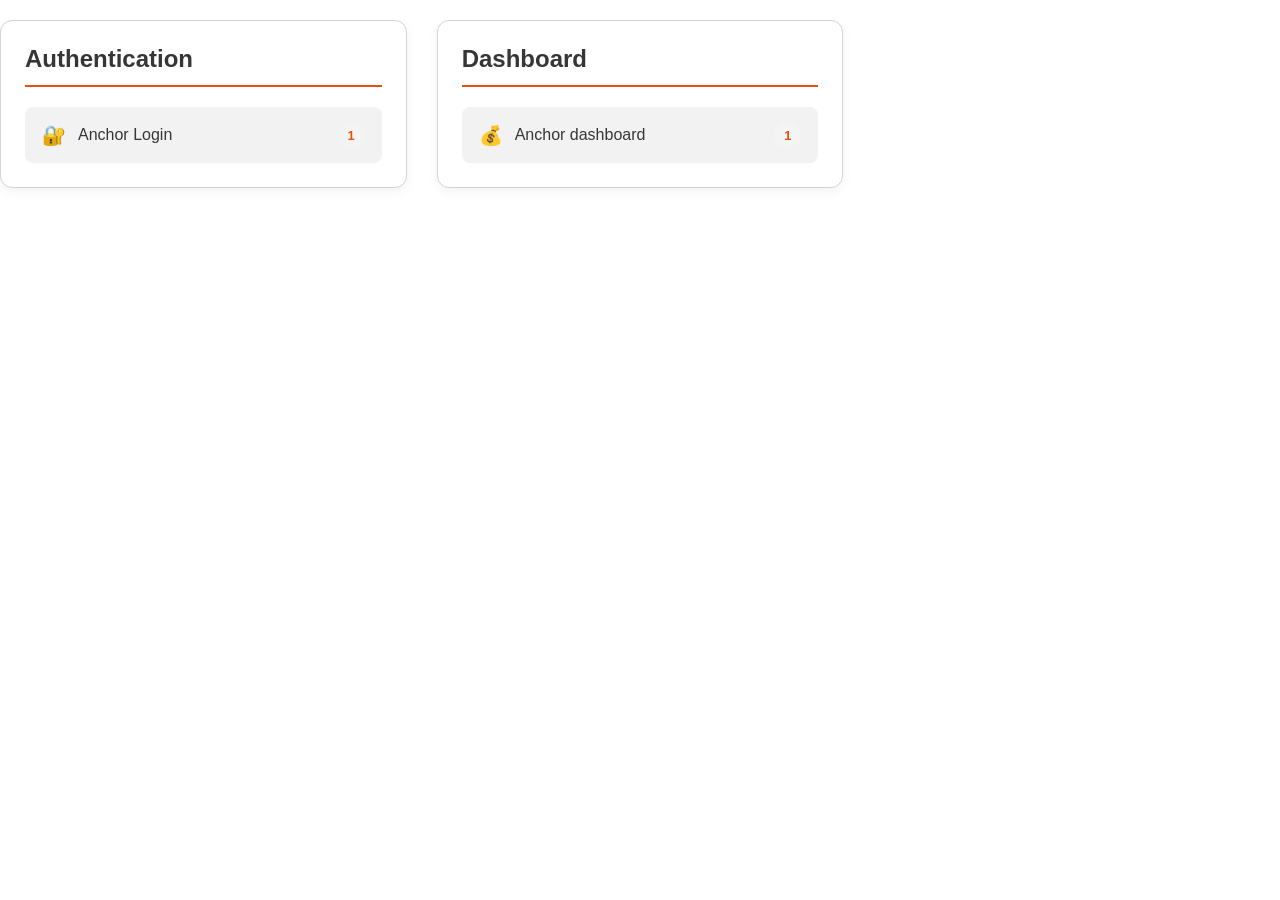
<file: index.html>
<!doctype html>
<html lang="en">
  <head>
    <meta charset="UTF-8" />
    <meta name="viewport" content="width=device-width, initial-scale=1.0" />
    <title>ICICI-Home Page</title>
  </head>
  <style>
    :root {
      --primary-color: #e3530f;
      --background: white;
      --foreground: #363636;
      --muted-foreground: #747474;
      --disabled: #f2f2f2;
      --border: #d4d4d4;
      --max-width: 1366px;
    }

    body {
      font-family: "Mulish", sans-serif;
      margin: 0;
      padding: 0;
      max-height: 100vh;
      color: var(--foreground);
    }

    * {
      box-sizing: border-box;
      margin: 0;
      padding: 0;
    }

    .container {
      max-width: var(--max-width);
      margin: 0 auto;
      padding: 20px 0px;
    }

    .header {
      text-align: center;
      margin-bottom: 40px;
      padding-top: 20px;
    }

    h1 {
      font-size: clamp(1.75rem, 4vw, 2.5rem);
      font-weight: 700;
      margin-bottom: 8px;
      color: var(--primary-color);
      line-height: 1.2;
    }

    .subtitle {
      font-size: clamp(0.9rem, 2vw, 1.1rem);
      color: var(--muted-foreground);
      font-weight: 400;
      max-width: 600px;
      margin: 0 auto;
    }

    .main-grid {
      display: grid;
      grid-template-columns: repeat(auto-fill, minmax(min(100%, 350px), 1fr));
      gap: clamp(20px, 3vw, 30px);
      align-items: start;
    }

    .section-card {
      background-color: white;
      border: 1px solid var(--border);
      border-radius: 12px;
      padding: clamp(20px, 3vw, 24px);
      box-shadow: 0 4px 12px rgba(0, 0, 0, 0.05);
      height: 100%;
    }

    .section-card:hover {
      box-shadow: 0 8px 20px rgba(0, 0, 0, 0.08);
    }

    .section-title {
      font-size: clamp(1.25rem, 2.5vw, 1.5rem);
      font-weight: 600;
      margin-bottom: clamp(16px, 3vw, 20px);
      padding-bottom: clamp(10px, 2vw, 12px);
      border-bottom: 2px solid var(--primary-color);
      color: var(--foreground);
    }

    .link-list {
      list-style: none;
      padding: 0;
      margin: 0;
    }

    .link-item {
      margin-bottom: clamp(12px, 2vw, 16px);
    }

    .link-item:last-child {
      margin-bottom: 0;
    }

    .page-link {
      display: flex;
      align-items: center;
      padding: clamp(12px, 2vw, 14px) clamp(14px, 2vw, 16px);
      background-color: var(--disabled);
      border: 1px solid transparent;
      border-radius: 8px;
      color: var(--foreground);
      text-decoration: none;
      font-weight: 500;
      min-height: 56px;
    }

    .page-link:hover,
    .page-link:focus-visible {
      background-color: var(--primary-color);
      color: white;
      border-color: var(--primary-color);
      text-decoration: none;
      outline: none;
    }

    .page-link:active {
      transform: scale(0.98);
    }

    .link-icon {
      margin-right: clamp(10px, 2vw, 12px);
      font-size: clamp(1.1rem, 2vw, 1.2rem);
      min-width: 24px;
      text-align: center;
    }

    .link-text {
      flex-grow: 1;
      font-size: clamp(0.9rem, 1.5vw, 1rem);
    }

    .link-count {
      background-color: rgba(255, 255, 255, 0.2);
      color: var(--primary-color);
      font-size: clamp(0.7rem, 1.5vw, 0.8rem);
      padding: 4px 10px;
      border-radius: 12px;
      font-weight: 600;
      transition: all 0.2s ease;
      min-width: 24px;
      text-align: center;
    }

    .page-link:hover .link-count,
    .page-link:focus-visible .link-count {
      background-color: rgba(255, 255, 255, 0.3);
      color: white;
    }

    @media (max-width: 480px) {
      .container {
        padding: 16px;
      }

      .main-grid {
        gap: 16px;
      }

      .section-card {
        padding: 18px;
      }

      .page-link {
        padding: 12px;
      }

      .link-icon {
        margin-right: 10px;
      }
    }

    @media (min-width: 768px) and (max-width: 1024px) {
      .main-grid {
        grid-template-columns: repeat(auto-fill, minmax(min(100%, 320px), 1fr));
      }
    }

    @media (min-width: 1025px) {
      .main-grid {
        grid-template-columns: repeat(3, 1fr);
      }
    }
  </style>
  <body>
    <div class="container">
      <div class="main-grid">
        <div class="section-card">
          <h2 class="section-title">Authentication</h2>
          <ul class="link-list">
            <li class="link-item">
              <a href="./src/login/login.html" class="page-link">
                <span class="link-icon">🔐</span>
                <span class="link-text">Anchor Login</span>
                <span class="link-count">1</span>
              </a>
            </li>
            <!-- <li class="link-item">
              <a href="./src/vendor-login/vendor-login.html" class="page-link">
                <span class="link-icon">🔐</span>
                <span class="link-text">Vendor login</span>
                <span class="link-count">2</span>
              </a>
            </li> -->
          </ul>
        </div>

        <div class="section-card">
          <div>
            <h2 class="section-title">Dashboard</h2>
            <ul class="link-list">
              <li class="link-item">
                <a href="./src/dashboard/dashboard.html" class="page-link">
                  <span class="link-icon">💰</span>
                  <span class="link-text">Anchor dashboard</span>
                  <span class="link-count">1</span>
                </a>
              </li>
            </ul>
          </div>
        </div>
      </div>
    </div>
  </body>
</html>
</file>
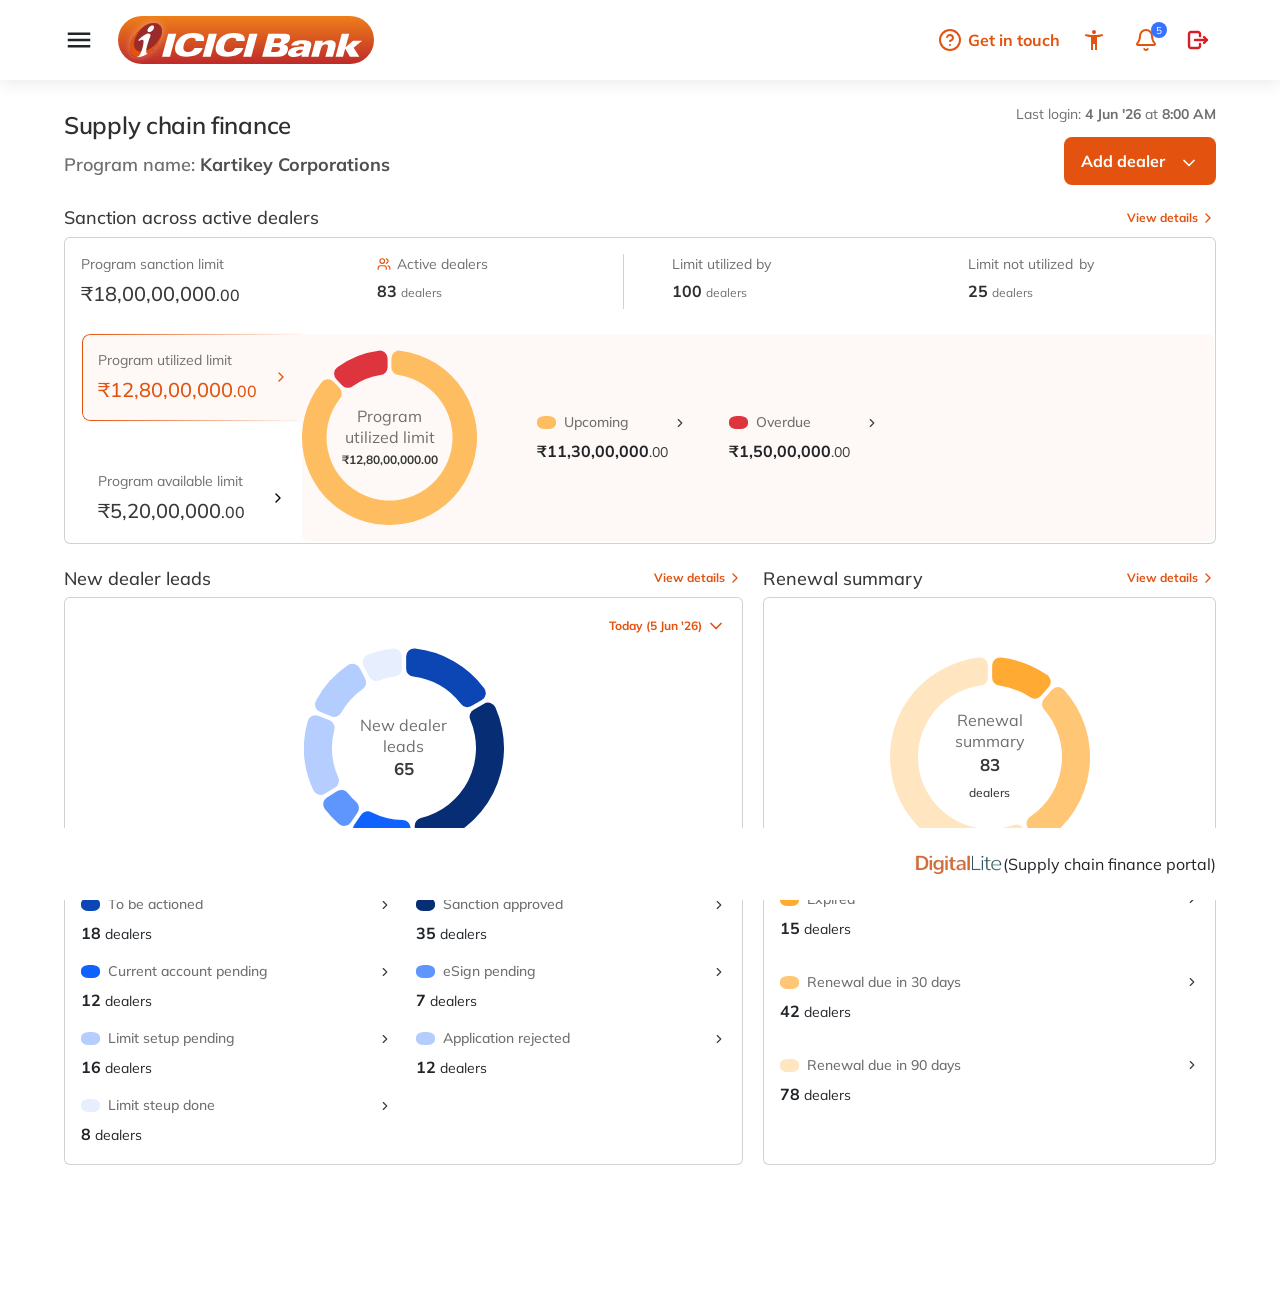
<file: src/dashboard/dashboard.html>
<!doctype html>
<html lang="en">
  <head>
    <meta charset="UTF-8" />
    <meta name="viewport" content="width=device-width, initial-scale=1.0" />
    <title>Dashboard</title>
    <link rel="stylesheet" href="../assets/css/plugins.css" />
    <link rel="stylesheet" href="../assets/css/global.css" />
    <link rel="stylesheet" href="../assets/css/material-icons.css" />
    <link rel="stylesheet" href="../assets/css/material-symbols.css" />
    <link rel="stylesheet" href="./dashboard.css" />
    <link rel="stylesheet" href="./new-dealer.css" />
  </head>

  <body class="dashboard-page">
    <div id="dashboardContent">
      <!-- Header -->
      <header class="bg-white mobile-gradient-header">
        <div
          class="d-flex justify-content-between align-items-center max-content-area py-3 gap-3"
        >
          <div class="header-left">
            <span id="menuToggle" class="material-symbols-outlined">menu</span>
            <div class="mobile-header-left">
              <img
                src="../assets/image/dashboard/ICICI-logo.svg"
                alt="logo"
                class="header-logo"
              />
            </div>
          </div>

          <div
            class="mobile-header-right d-flex d-md-none align-items-center gap-3"
          >
            <div class="get-touch-wrapper">
              <button class="getInTouchBtn header-action-btn">
                <i data-lucide="circle-help"></i>
                <span>Get in touch</span>
              </button>

              <div class="getTouchDropdown get-touch-dropdown">
                <div class="drop-card">
                  <small class="rm-title">Relationship manager</small>

                  <h6>Harish Sharma</h6>

                  <hr />

                  <div class="dropdown-row">
                    <i data-lucide="phone"></i>

                    <span>+91 7432345677</span>
                    <div class="copy-contact">
                      <span class="material-icons copy-icon">content_copy</span>
                    </div>
                  </div>

                  <div class="dropdown-row last-part-dropdown-row">
                    <i data-lucide="mail"></i>

                    <span>harishsharma@gmail.com</span>
                    <div class="copy-contact">
                      <span class="material-icons copy-icon">content_copy</span>
                    </div>
                  </div>
                </div>

                <div class="dropdown-contact">
                  <i data-lucide="mail"></i>

                  <div>
                    <small>Email us @</small>

                    <p>scf@icicibank.in</p>
                  </div>
                </div>

                <div class="dropdown-contact">
                  <span class="material-symbols-outlined support-agent"
                    >support_agent</span
                  >

                  <div>
                    <small>Give a missed call on</small>

                    <p>1800 309 8595</p>
                  </div>
                </div>
              </div>
            </div>

            <img
              src="../assets/image/dashboard/accessibility_white.svg"
              alt="accessibility"
              width="25"
              id="openAccessibilityModalMobile"
            />

            <!-- <img
            src="../assets/image/dashboard/need-help.svg"
            alt="help"
            width="30"
            id="openHelpPanelMobile"
          /> -->

            <i
              data-lucide="bell"
              class="notification-panel-mobile"
              id="openNotificationPanelMobile"
            ></i>

            <button id="openLogoutModal" class="header-icon-btn">
              <img src="../assets/image/dashboard/logout.svg" alt="" />
            </button>
          </div>

          <div class="d-none d-md-flex align-items-center header-actions">
            <div class="get-touch-wrapper">
              <button class="getInTouchBtn header-action-btn">
                <i data-lucide="circle-help"></i>
                <span>Get in touch</span>
              </button>

              <div class="getTouchDropdown get-touch-dropdown">
                <div class="drop-card">
                  <small class="rm-title">Relationship manager</small>

                  <h6>Harish Sharma</h6>

                  <hr />

                  <div class="dropdown-row">
                    <i data-lucide="phone"></i>

                    <span>+91 7432345677</span>
                    <div class="copy-contact">
                      <span class="material-icons copy-icon">content_copy</span>
                    </div>
                  </div>

                  <div class="dropdown-row last-part-dropdown-row">
                    <i data-lucide="mail"></i>

                    <span>harishsharma@gmail.com</span>
                    <div class="copy-contact">
                      <span class="material-icons copy-icon">content_copy</span>
                    </div>
                  </div>
                </div>

                <div class="dropdown-contact">
                  <i data-lucide="mail"></i>

                  <div>
                    <small>Email us @</small>

                    <p>scf@icicibank.in</p>
                  </div>
                </div>

                <div class="dropdown-contact">
                  <span class="material-symbols-outlined support-agent"
                    >support_agent</span
                  >

                  <div>
                    <small>Give a missed call on</small>

                    <p>1800 309 8595</p>
                  </div>
                </div>
              </div>
            </div>

            <button id="openAccessibilityModal" class="header-icon-btn">
              <img src="../assets/image/dashboard/accessibility.svg" alt="" />
            </button>

            <button
              id="openNotificationPanel"
              class="header-icon-btn notification-btn desktop-notification-panel"
            >
              <i data-lucide="bell"></i>

              <span class="notification-badge">5</span>
            </button>

            <button id="openLogoutModal" class="header-icon-btn">
              <img src="../assets/image/dashboard/logout.svg" alt="" />
            </button>
          </div>
        </div>
      </header>

      <!-- Empty state -->
      <div
        class="empty-state-container max-content-area"
        id="emptyContainer"
        style="display: none"
      >
        <div class="locked-overlay">
          <div class="icon">
            <i data-lucide="file" class="File-icon"></i>
          </div>
          <span class="locked-text">No data found</span>
          <div class="empty-sub">
            Please reload or contact your relationship manager.
          </div>
        </div>
      </div>

      <div class="max-content-area">
        <main class="dashboard-wrapper">
          <!-- Mobile Profile Screen -->
          <div
            id="mobileProfileSection"
            class="mobile-profile-section"
            style="display: none"
          >
            <p class="dashboard-title">
              Last login:
              <span class="dashboard-top-span">19 Mar '26 at 8:00 AM</span>
            </p>
            <div class="profile-card mb-3 mt-1 profile-card-margin">
              <div class="d-flex align-items-center gap-3">
                <div>
                  <h6 class="mb-1 text-muted your-title">
                    Your company details
                  </h6>
                  <p class="mb-0 fw-bold your-labal">
                    SunDesh Solar Systems & Services
                  </p>
                </div>
              </div>
            </div>

            <div class="profile-card profile-card-margin">
              <div class="d-flex align-items-center gap-3 mb-2 profile-part">
                <div class="d-flex align-items-center gap-3">
                  <div class="km-card">KM</div>

                  <div>
                    <h6
                      class="mb-1 fw-bold mobile-pofile-name"
                      id="mobileProfileName"
                    >
                      Keshav Mishra
                    </h6>
                  </div>
                </div>

                <button id="mobileEditProfileBtn" class="view-details-btn">
                  Edit Profile
                  <i data-lucide="pencil" class="pencil"></i>
                </button>
              </div>

              <div class="profile-row">
                <span class="profile-label">Date of birth</span>
                <span id="mobileProfileDob" class="profile-value"
                  >26 Apr ‘01</span
                >
              </div>

              <div class="profile-row">
                <span class="profile-label">Email ID</span>
                <span id="mobileProfileEmail" class="profile-value"
                  >keshav.mishra@gmail.com</span
                >
              </div>

              <div class="profile-row">
                <span class="profile-label">Mobile number</span>
                <span id="mobileProfileMobile" class="profile-value"
                  >+91 7656440011</span
                >
              </div>

              <div class="profile-row profile-row-bottom">
                <span class="profile-label">Address</span>
                <span id="mobileProfileAddress" class="profile-value">
                  178CP, Bandra Kurla Complex, Mumbai, Maharashtra, 400025.
                </span>
              </div>
            </div>
          </div>

          <!-- Profile edit modal -->
          <div
            id="profileEditModal"
            class="custom-modal-overlay profile-edit-modal"
          >
            <div class="custom-modal profile-modal">
              <button class="modal-close-btn" data-close-modal>
                <span class="material-symbols-outlined">close</span>
              </button>

              <h2 class="modal-title">Profile details</h2>

              <div class="row g-3 modal-pad">
                <div class="col-md-6 profile-card-margin">
                  <label class="form-label">Name</label>
                  <input
                    class="form-control"
                    id="editName"
                    value="Keshav Mishra"
                  />
                </div>

                <div class="col-md-6 second-item profile-card-margin">
                  <label class="form-label"
                    >Date of birth as per aadhaar
                    <i
                      data-lucide="info"
                      class="info-icon date-icon"
                      data-tooltip="Date of birth"
                    ></i>
                  </label>
                  <div class="position-relative calender-input">
                    <input
                      type="text"
                      class="form-control pe-5"
                      id="editDob"
                      value="26/04/2001"
                    />
                    <i
                      data-lucide="calendar"
                      class="bi bi-calendar3 position-absolute top-50 end-0 translate-middle-y me-3 copy-icon"
                    ></i>
                  </div>
                </div>

                <div class="col-md-6">
                  <label class="form-label">Email ID</label>
                  <input
                    class="form-control"
                    id="editEmail"
                    value="keshav.mishra@gmail.com"
                  />
                </div>

                <div class="col-md-6">
                  <label class="form-label">Mobile number</label>
                  <div class="d-flex gap-3">
                    <input
                      class="form-control edit-mobile-pre"
                      value="+91"
                      disabled
                    />
                    <input
                      class="form-control"
                      id="editMobile"
                      value="9362736457"
                      maxlength="10"
                    />
                  </div>
                </div>

                <div class="col-md-6">
                  <label class="form-label">Address</label>
                  <input
                    id="editAddress"
                    class="form-control"
                    value="178CP, Bandra Kurla Complex, Road 21 "
                  />
                </div>

                <div class="col-md-6">
                  <label class="form-label">Pin code</label>
                  <input class="form-control" value="400051" />
                </div>

                <div class="mobile-profile">
                  <div class="col-md-6">
                    <label class="form-label">City</label>
                    <span class="form-control form-input-value">Mumbai</span>
                  </div>

                  <div class="col-md-6">
                    <label class="form-label">State</label>
                    <span class="form-control form-input-value"
                      >Maharashtra</span
                    >
                  </div>
                </div>
              </div>

              <div class="modal-footer-right">
                <button class="outline-orange-btn" data-close-modal>
                  Cancel
                </button>

                <button class="orange-btn" id="updateProfileBtn">Update</button>
              </div>
            </div>
          </div>

          <div class="Dashboard-page-section">
            <div class="page-top">
              <div class="page-top-left">
                <h1 class="page-title">Supply chain finance</h1>
                <div class="page-left-subtitle">
                  Program name:
                  <span class="page-left-span">Kartikey Corporations</span>
                </div>
              </div>

              <div class="page-top-right">
                <div class="last-login">
                  Last login: <span>4 Jun '26</span> at <span>8:00 AM</span>
                </div>

                <!-- Add delaer btn wrapper -->
                <div class="add-dealer-wrapper" data-add-dealer></div>
              </div>
            </div>

            <section>
              <div class="card-header">
                <h2>Sanction across active dealers</h2>
                <a class="view-details" href=""
                  >View details <i data-lucide="chevron-right"></i
                ></a>
              </div>
              <div class="card">
                <div class="stat-row">
                  <div class="stat-item mobile-not-common" id="mobile-not">
                    <span class="stat-label">Program sanction limit</span>
                    <div class="stat-value">
                      ₹18,00,00,000<span class="zero-count">.00</span>
                    </div>
                  </div>
                  <div class="stat-item">
                    <span class="stat-label"
                      ><i data-lucide="users" class="stat-icon"></i>Active
                      dealers</span
                    >
                    <span class="stat-value"
                      >83 <span class="stat-suffix">dealers</span></span
                    >
                  </div>
                  <div class="stat-item">
                    <span class="stat-label">Limit utilized by</span>
                    <span class="stat-value"
                      >100 <span class="stat-suffix">dealers</span></span
                    >
                  </div>
                  <div class="stat-item">
                    <span class="stat-label"
                      >Limit not utilized
                      <p class="mobile-not">by</p></span
                    >
                    <span class="stat-value"
                      >25 <span class="stat-suffix">dealers</span></span
                    >
                  </div>
                </div>

                <div class="stat-row desktop-not-common" id="desktop-not">
                  <div class="stat-item">
                    <span class="stat-label">Program sanction limit</span>
                    <div class="stat-value">
                      ₹18,00,00,000<span class="zero-count">.00</span>
                    </div>
                  </div>
                </div>

                <div class="sanction-body">
                  <div class="sanction-toggles">
                    <button
                      class="toggle-box active"
                      id="utilizedBox"
                      data-view="utilized"
                    >
                      <span class="toggle-label">Program utilized limit</span>
                      <div class="toggle-value">
                        ₹12,80,00,000<span class="zero-count">.00</span>
                      </div>
                      <i data-lucide="chevron-right"></i>
                    </button>
                    <button
                      class="toggle-box"
                      id="availableBox"
                      data-view="available"
                    >
                      <span class="toggle-label">Program available limit</span>
                      <div class="toggle-value">
                        ₹5,20,00,000<span class="zero-count">.00</span>
                      </div>
                      <i data-lucide="chevron-right"></i>
                    </button>
                  </div>

                  <div class="sanction-donut-side">
                    <div class="donut-wrap small">
                      <div class="donut-chart" id="sanctionDonut"></div>

                      <div class="donut-center">
                        <span
                          class="donut-center-label"
                          id="sanctionCenterLabel"
                          >Program utilized limit</span
                        >
                        <div
                          class="donut-center-value small"
                          id="sanctionCenterValue"
                        >
                          ₹12,80,00,000<span class="zero-count">.00</span>
                        </div>
                      </div>
                    </div>

                    <div
                      class="legend-list sanction-legend-list"
                      id="sanctionLegend"
                    ></div>
                  </div>
                </div>
              </div>
            </section>

            <div class="two-col-row">
              <section class="saction-part">
                <div class="card-header">
                  <h2>New dealer leads</h2>
                  <a class="view-details" href="#"
                    >View details <i data-lucide="chevron-right"></i
                  ></a>
                </div>
                <div class="card">
                  <div class="card-toolbar">
                    <div class="date-select" id="dateSelect">
                      <span>Today (5 Jun '26)</span>
                      <i data-lucide="chevron-down"></i>
                    </div>
                  </div>

                  <div class="leads-body">
                    <div class="donut-wrap">
                      <div class="donut-chart" id="leadsDonut"></div>

                      <div class="donut-center">
                        <span class="donut-center-label">New dealer leads</span>
                        <span class="donut-center-value">65</span>
                      </div>
                    </div>

                    <div class="legend-grid" id="leadsLegend"></div>
                  </div>
                </div>
              </section>

              <section class="renew-part">
                <div class="card-header">
                  <h2>Renewal summary</h2>
                  <a class="view-details" href="#"
                    >View details <i data-lucide="chevron-right"></i
                  ></a>
                </div>

                <div class="card">
                  <div class="renewal-body">
                    <div class="donut-wrap">
                      <div class="donut-chart" id="renewalDonut"></div>
                      <div class="donut-center">
                        <span class="donut-center-label">Renewal summary</span>
                        <span class="donut-center-value"
                          >83
                          <span class="donut-center-suffix">dealers</span></span
                        >
                      </div>
                    </div>

                    <div class="legend-list" id="renewalLegend"></div>
                  </div>
                </div>
              </section>
            </div>
          </div>
        </main>
      </div>

      <!-- NEW DEALER LEADS PAGE -->
      <div class="max-content-area">
        <section
          class="new-dealer-page new-dealer-page--leads"
          id="newDealerPage"
          style="display: none"
        >
          <!-- Page Header -->
          <div class="new-dealer-page-header">
            <div class="new-dealer-heading">
              <h1>Supply chain finance</h1>

              <div class="new-dealer-program">
                Program name:
                <span>Kartikey Corporations</span>
              </div>
            </div>

            <div class="new-dealer-last-login">
              Last updated:
              <strong>4 Jun '26</strong>
              at
              <strong>8:00 AM</strong>
            </div>
          </div>

          <!-- TOP TABS -->

          <div class="new-dealer-tabs">
            <div class="new-dealer-tab-list">
              <div class="new-dealer-tab active">
                <span>New dealer leads</span>
                <span class="new-dealer-count orange">65</span>
              </div>

              <div class="new-dealer-tab" data-goto="transaction">
                <span>Transaction dashboard</span>
                <span class="new-dealer-count grey">90</span>
              </div>

              <div class="new-dealer-tab" data-goto="renewal">
                <span>Renewal details</span>
                <span class="new-dealer-count grey">83</span>
              </div>
            </div>

            <div class="new-dealer-tab-spacer"></div>

            <div class="new-dealer-date">
              Today (5 Jun '26)
              <span class="new-dealer-chevron material-symbols-outlined"
                >keyboard_arrow_down</span
              >
            </div>

            <div
              class="new-dealer-add-wrapper add-dealer-wrapper"
              data-add-dealer
            ></div>
          </div>

          <!-- FILTER / TOOLBAR -->

          <div class="new-dealer-toolbar">
            <div class="new-dealer-filter-left">
              <button
                type="button"
                class="dealer-filter-btn active"
                data-filter="all"
              >
                All
                <span>65</span>
              </button>

              <button
                type="button"
                class="dealer-filter-btn"
                data-filter="actioned"
                id="toBeActionedBtn"
              >
                To be actioned
                <span>18</span>
              </button>

              <div class="view-more-wrap">
                <button
                  type="button"
                  class="dealer-filter-btn view-more-btn"
                  id="viewMoreBtn"
                >
                  View more
                  <i class="material-symbols-outlined view-more-icon"
                    >keyboard_arrow_down</i
                  >
                </button>
                <div class="view-more-menu" id="viewMoreMenu">
                  <button type="button" data-filter="current-account">
                    Current account pending (12)
                  </button>

                  <button type="button" data-filter="esign">
                    eSign pending (07)
                  </button>

                  <button type="button" data-filter="limit-setup">
                    Limit setup pending (16)
                  </button>

                  <button type="button" data-filter="rejected">
                    Application rejected (11)
                  </button>

                  <button type="button" data-filter="sanctioned">
                    Sanction approved (35)
                  </button>
                </div>
              </div>

              <div class="dealer-toolbar-divider"></div>

              <button
                type="button"
                class="dealer-filter-btn"
                data-filter="drafts"
              >
                Drafts
                <span>14</span>
              </button>
            </div>

            <div class="new-dealer-toolbar-right">
              <button
                type="button"
                class="hide-details-btn"
                id="hideDetailsBtn"
              >
                Hide details

                <span
                  class="hide-details-eye material-symbols-outlined"
                  aria-hidden="true"
                >
                  visibility_off
                </span>
              </button>

              <div class="view-switch">
                <button
                  type="button"
                  class="view-switch-btn active"
                  data-view="list"
                  data-tooltip="Switch to new list view"
                >
                  <i class="material-symbols-outlined">format_list_bulleted</i>
                </button>
                <button
                  type="button"
                  class="view-switch-btn"
                  data-view="grid"
                  data-tooltip="Switch to old table view"
                >
                  <i class="material-symbols-outlined">grid_view</i>
                </button>
              </div>

              <div class="dealer-search-box">
                <span class="dealer-search-icon material-symbols-outlined"
                  >search</span
                >

                <input
                  type="text"
                  id="dealerSearchInput"
                  placeholder="Search by dealer, PAN, email.."
                />
              </div>

              <button
                type="button"
                class="dealer-action-icon"
                id="leadBulkDeleteBtn"
                title="Delete"
              >
                <i class="material-symbols-outlined">delete</i>
              </button>

              <button type="button" class="dealer-share-btn">
                <i class="material-symbols-outlined">mail</i>
                <span>Share via mail</span>
              </button>

              <button
                type="button"
                class="dealer-filters-btn"
                id="dealerFiltersBtn"
              >
                <i class="material-symbols-outlined">filter_list</i>
                <span>Filters</span>
              </button>
            </div>
          </div>

          <!-- DEALER TABLE -->

          <div class="new-dealer-table-wrapper dealer-leads-wrapper">
            <table class="new-dealer-table dealer-leads-table">
              <thead>
                <tr>
                  <th>
                    <div class="dealer-th-inner">
                      <div>Firm details</div>
                      <span class="material-icons table-sort-icon"
                        >import_export</span
                      >
                    </div>
                  </th>

                  <th>Dealer details</th>

                  <th>
                    <div class="dealer-th-inner">
                      <div>Association<br />with corporate</div>
                      <span class="material-icons table-sort-icon"
                        >import_export</span
                      >
                    </div>
                  </th>

                  <th>
                    <div class="dealer-th-inner">
                      <div>Sales to dealer<br />(last 12M)</div>
                      <span class="material-icons table-sort-icon"
                        >import_export</span
                      >
                    </div>
                  </th>

                  <th>
                    Loan offer
                    <span class="material-icons table-sort-icon"
                      >import_export</span
                    >
                  </th>

                  <th>Lead type</th>

                  <th>Sanction status</th>

                  <th></th>
                </tr>
              </thead>

              <tbody id="dealerTableBody">
                <tr
                  class="dealer-row"
                  data-status="actioned"
                  data-lead-type="fresh"
                >
                  <td>
                    <div class="dealer-firm">
                      <span
                        class="material-symbols-outlined dealer-pin"
                        role="button"
                        tabindex="0"
                        aria-label="Pin dealer"
                      >
                        push_pin
                      </span>

                      <div>
                        <strong> Zenith Steel Traders </strong>

                        <small> Code: T1H2E3M66 </small>
                      </div>
                    </div>
                  </td>
                  <td>
                    <div class="dealer-contact">
                      <div class="dealer-contact-item">
                        <span
                          class="material-symbols-outlined nd-icon nd-icon--sm"
                          >call</span
                        >
                        <span class="dealer-contact-text">+91 9836273854</span>
                      </div>
                      <div
                        class="dealer-contact-item dealer-contact-item--email"
                      >
                        <span
                          class="material-symbols-outlined nd-icon nd-icon--sm"
                          >mail</span
                        >
                        <span class="dealer-contact-text"
                          >harish@zenith.com</span
                        >
                      </div>
                    </div>
                  </td>

                  <td>
                    <div class="dealer-association">
                      <strong>3 years</strong>

                      <small> PAN: CFSG34527F </small>
                    </div>
                  </td>

                  <td>₹3,15,00,000.00</td>

                  <td>₹70,00,000.00</td>

                  <td>Fresh</td>

                  <td>
                    <span class="dealer-status actioned">
                      To be actioned
                      <small
                        ><span class="material-symbols-outlined"
                          >info</span
                        ></small
                      >
                    </span>
                  </td>

                  <td>
                    <div class="dealer-row-actions">
                      <button type="button" title="Edit">
                        <span
                          class="material-symbols-outlined nd-icon nd-icon--orange"
                          >edit</span
                        >
                      </button>
                      <button type="button" title="Delete">
                        <span
                          class="material-symbols-outlined nd-icon nd-icon--orange"
                          >delete</span
                        >
                      </button>
                      <button type="button" class="dealer-expand-btn">
                        <span class="material-symbols-outlined nd-icon"
                          >keyboard_arrow_down</span
                        >
                      </button>
                    </div>
                  </td>
                </tr>

                <tr
                  class="dealer-row"
                  data-status="sanctioned"
                  data-lead-type="fresh"
                >
                  <td>
                    <div class="dealer-firm">
                      <span
                        class="material-symbols-outlined dealer-pin"
                        role="button"
                        tabindex="0"
                        aria-label="Pin dealer"
                      >
                        push_pin
                      </span>

                      <div>
                        <strong> Chauhan Traders </strong>

                        <small> Code: T1H2E3M66 </small>
                      </div>
                    </div>
                  </td>

                  <td>
                    <div class="dealer-contact">
                      <div class="dealer-contact-item">
                        <span
                          class="material-symbols-outlined nd-icon nd-icon--sm"
                          >call</span
                        >
                        <span class="dealer-contact-text">+91 9836273854</span>
                      </div>
                      <div
                        class="dealer-contact-item dealer-contact-item--email"
                      >
                        <span
                          class="material-symbols-outlined nd-icon nd-icon--sm"
                          >mail</span
                        >
                        <span class="dealer-contact-text"
                          >shivam@chauhan.com</span
                        >
                      </div>
                    </div>
                  </td>

                  <td>
                    <div class="dealer-association">
                      <strong>5 years</strong>

                      <small> PAN: CFSG34527F </small>
                    </div>
                  </td>

                  <td>₹3,00,00,000.00</td>

                  <td>₹80,00,000.00</td>

                  <td>Fresh</td>

                  <td>
                    <span class="dealer-status sanctioned">
                      Sanctioned
                      <small
                        ><span class="material-symbols-outlined"
                          >info</span
                        ></small
                      >
                    </span>
                  </td>

                  <td>
                    <div class="dealer-row-actions">
                      <button type="button" title="Edit">
                        <span
                          class="material-symbols-outlined nd-icon nd-icon--orange"
                          >edit</span
                        >
                      </button>
                      <button type="button" title="Delete">
                        <span
                          class="material-symbols-outlined nd-icon nd-icon--orange"
                          >delete</span
                        >
                      </button>
                      <button type="button" class="dealer-expand-btn">
                        <span class="material-symbols-outlined nd-icon"
                          >keyboard_arrow_down</span
                        >
                      </button>
                    </div>
                  </td>
                </tr>

                <tr
                  class="dealer-row"
                  data-status="rejected"
                  data-lead-type="old"
                >
                  <td>
                    <div class="dealer-firm">
                      <span
                        class="material-symbols-outlined dealer-pin"
                        role="button"
                        tabindex="0"
                        aria-label="Pin dealer"
                      >
                        push_pin
                      </span>

                      <div>
                        <strong> Polychem Global </strong>

                        <small> Code: T1H2E3M66 </small>
                      </div>
                    </div>
                  </td>

                  <td>
                    <div class="dealer-contact">
                      <div class="dealer-contact-item">
                        <span
                          class="material-symbols-outlined nd-icon nd-icon--sm"
                          >call</span
                        >
                        <span class="dealer-contact-text">+91 9836273854</span>
                      </div>
                      <div
                        class="dealer-contact-item dealer-contact-item--email"
                      >
                        <span
                          class="material-symbols-outlined nd-icon nd-icon--sm"
                          >mail</span
                        >
                        <span class="dealer-contact-text"
                          >aryan@polychemical.com</span
                        >
                      </div>
                    </div>
                  </td>

                  <td>
                    <div class="dealer-association">
                      <strong>6 years</strong>

                      <small> PAN: CFSG34527F </small>
                    </div>
                  </td>

                  <td>₹2,95,00,000.00</td>

                  <td>₹90,00,000.00</td>

                  <td>Old</td>

                  <td>
                    <span class="dealer-status rejected">
                      Rejected
                      <small
                        ><span class="material-symbols-outlined"
                          >info</span
                        ></small
                      >
                    </span>
                  </td>

                  <td>
                    <div class="dealer-row-actions">
                      <button type="button" title="Edit">
                        <span
                          class="material-symbols-outlined nd-icon nd-icon--orange"
                          >edit</span
                        >
                      </button>
                      <button type="button" title="Delete">
                        <span
                          class="material-symbols-outlined nd-icon nd-icon--orange"
                          >delete</span
                        >
                      </button>
                      <button type="button" class="dealer-expand-btn">
                        <span class="material-symbols-outlined nd-icon"
                          >keyboard_arrow_down</span
                        >
                      </button>
                    </div>
                  </td>
                </tr>

                <tr
                  class="dealer-row"
                  data-status="sanctioned"
                  data-lead-type="fresh"
                >
                  <td>
                    <div class="dealer-firm">
                      <span
                        class="material-symbols-outlined dealer-pin"
                        role="button"
                        tabindex="0"
                        aria-label="Pin dealer"
                      >
                        push_pin
                      </span>

                      <div>
                        <strong> TechGlobal </strong>

                        <small> Code: T1H2E3M66 </small>
                      </div>
                    </div>
                  </td>

                  <td>
                    <div class="dealer-contact">
                      <div class="dealer-contact-item">
                        <span
                          class="material-symbols-outlined nd-icon nd-icon--sm"
                          >call</span
                        >
                        <span class="dealer-contact-text">+91 9836273854</span>
                      </div>
                      <div
                        class="dealer-contact-item dealer-contact-item--email"
                      >
                        <span
                          class="material-symbols-outlined nd-icon nd-icon--sm"
                          >mail</span
                        >
                        <span class="dealer-contact-text"
                          >shivansh@techglobal.com</span
                        >
                      </div>
                    </div>
                  </td>

                  <td>
                    <div class="dealer-association">
                      <strong>6 years</strong>

                      <small> PAN: CFSG34527F </small>
                    </div>
                  </td>

                  <td>₹2,95,00,000.00</td>

                  <td>₹90,00,000.00</td>

                  <td>Fresh</td>

                  <td>
                    <span class="dealer-status sanctioned">
                      Sanctioned
                      <small
                        ><span class="material-symbols-outlined"
                          >info</span
                        ></small
                      >
                    </span>
                  </td>

                  <td>
                    <div class="dealer-row-actions">
                      <button type="button" title="Edit">
                        <span
                          class="material-symbols-outlined nd-icon nd-icon--orange"
                          >edit</span
                        >
                      </button>
                      <button type="button" title="Delete">
                        <span
                          class="material-symbols-outlined nd-icon nd-icon--orange"
                          >delete</span
                        >
                      </button>
                      <button type="button" class="dealer-expand-btn">
                        <span class="material-symbols-outlined nd-icon"
                          >keyboard_arrow_down</span
                        >
                      </button>
                    </div>
                  </td>
                </tr>

                <tr
                  class="dealer-row"
                  data-status="sanctioned"
                  data-lead-type="fresh"
                >
                  <td>
                    <div class="dealer-firm">
                      <span
                        class="material-symbols-outlined dealer-pin"
                        role="button"
                        tabindex="0"
                        aria-label="Pin dealer"
                      >
                        push_pin
                      </span>

                      <div>
                        <strong> Trader Groups </strong>

                        <small> Code: T1H2E3M66 </small>
                      </div>
                    </div>
                  </td>

                  <td>
                    <div class="dealer-contact">
                      <div class="dealer-contact-item">
                        <span
                          class="material-symbols-outlined nd-icon nd-icon--sm"
                          >call</span
                        >
                        <span class="dealer-contact-text">+91 9836273854</span>
                      </div>
                      <div
                        class="dealer-contact-item dealer-contact-item--email"
                      >
                        <span
                          class="material-symbols-outlined nd-icon nd-icon--sm"
                          >mail</span
                        >
                        <span class="dealer-contact-text"
                          >Nishant@tradergroups.com</span
                        >
                      </div>
                    </div>
                  </td>

                  <td>
                    <div class="dealer-association">
                      <strong>6 years</strong>

                      <small> PAN: CFSG34527F </small>
                    </div>
                  </td>

                  <td>₹2,95,00,000.00</td>

                  <td>₹90,00,000.00</td>

                  <td>Fresh</td>

                  <td>
                    <span class="dealer-status sanctioned">
                      Sanctioned
                      <small
                        ><span class="material-symbols-outlined"
                          >info</span
                        ></small
                      >
                    </span>
                  </td>

                  <td>
                    <div class="dealer-row-actions">
                      <button type="button" title="Edit">
                        <span
                          class="material-symbols-outlined nd-icon nd-icon--orange"
                          >edit</span
                        >
                      </button>
                      <button type="button" title="Delete">
                        <span
                          class="material-symbols-outlined nd-icon nd-icon--orange"
                          >delete</span
                        >
                      </button>
                      <button type="button" class="dealer-expand-btn">
                        <span class="material-symbols-outlined nd-icon"
                          >keyboard_arrow_down</span
                        >
                      </button>
                    </div>
                  </td>
                </tr>
              </tbody>
            </table>
          </div>

          <div class="dealer-table-view-wrapper dealer-table-view--leads">
            <table class="dealer-table-view new-dealer-table">
              <thead>
                <tr>
                  <th>
                    <div class="dealer-th-inner">
                      <div>Firm details</div>
                      <span class="material-icons table-sort-icon"
                        >import_export</span
                      >
                    </div>
                  </th>
                  <th>Action</th>
                  <th>Lead date</th>
                  <th>Sanction status</th>
                  <th>
                    <div class="dealer-th-inner">
                      <div>Application status</div>
                      <span class="material-icons table-sort-icon"
                        >import_export</span
                      >
                    </div>
                  </th>
                  <th>Mobile number</th>
                  <th>Email ID</th>
                  <th>PAN</th>
                  <th>
                    <div class="dealer-th-inner-grid">
                      <div>Sales to dealer (last 12M)</div>
                      <span class="material-icons table-sort-icon"
                        >import_export</span
                      >
                    </div>
                  </th>
                  <th>Association</th>
                </tr>
              </thead>

              <tbody>
                <tr>
                  <td>
                    <div class="table-firm">
                      <span
                        class="material-symbols-outlined dealer-pin"
                        role="button"
                        tabindex="0"
                        aria-label="Pin dealer"
                        >push_pin</span
                      >

                      <div class="table-firm-name">
                        Zenith Steel Traders
                        <small class="table-firm-code"> Code: T1H2E3M66 </small>
                      </div>
                    </div>
                  </td>

                  <td>
                    <div class="table-action">
                      <button type="button" class="table-edit-btn" title="Edit">
                        <span
                          class="material-symbols-outlined nd-icon nd-icon--orange"
                          >edit</span
                        >
                      </button>
                      <button
                        type="button"
                        class="table-delete-btn"
                        title="Delete"
                      >
                        <span
                          class="material-symbols-outlined nd-icon nd-icon--orange"
                          >delete</span
                        >
                      </button>
                    </div>
                  </td>

                  <td>21 Nov '25</td>

                  <td>
                    <span class="table-status actioned">
                      To be actioned
                      <small
                        ><span class="material-symbols-outlined"
                          >info</span
                        ></small
                      >
                    </span>
                  </td>

                  <td>Application pending</td>

                  <td>+91 9876543210</td>

                  <td>harish@zenith.com</td>

                  <td>CRHP8D9573</td>

                  <td>₹3,15,00,000.00</td>

                  <td>3 years</td>
                </tr>

                <tr>
                  <td>
                    <div class="table-firm">
                      <span
                        class="material-symbols-outlined dealer-pin"
                        role="button"
                        tabindex="0"
                        aria-label="Pin dealer"
                        >push_pin</span
                      >

                      <div class="table-firm-name">
                        SunDesh Systems Pvt. Ltd
                        <small class="table-firm-code"> Code: T1H2E3M67 </small>
                      </div>
                    </div>
                  </td>

                  <td>
                    <div class="table-action">
                      <button type="button" class="table-edit-btn" title="Edit">
                        <span
                          class="material-symbols-outlined nd-icon nd-icon--orange"
                          >edit</span
                        >
                      </button>
                      <button
                        type="button"
                        class="table-delete-btn"
                        title="Delete"
                      >
                        <span
                          class="material-symbols-outlined nd-icon nd-icon--orange"
                          >delete</span
                        >
                      </button>
                    </div>
                  </td>

                  <td>14 Dec '25</td>

                  <td>
                    <span class="table-status actioned">
                      To be actioned
                      <small
                        ><span class="material-symbols-outlined"
                          >info</span
                        ></small
                      >
                    </span>
                  </td>

                  <td>Application pending</td>

                  <td>+91 9123456789</td>

                  <td>shiv@sundesh.com</td>

                  <td>ABHP8D9573</td>

                  <td>₹4,25,00,000.00</td>

                  <td>5 years</td>
                </tr>

                <tr>
                  <td>
                    <div class="table-firm">
                      <span
                        class="material-symbols-outlined dealer-pin"
                        role="button"
                        tabindex="0"
                        aria-label="Pin dealer"
                        >push_pin</span
                      >

                      <div class="table-firm-name">
                        Chauhan Traders
                        <small class="table-firm-code"> Code: T1H2E3M68 </small>
                      </div>
                    </div>
                  </td>

                  <td>
                    <div class="table-action">
                      <button type="button" class="table-edit-btn" title="Edit">
                        <span
                          class="material-symbols-outlined nd-icon nd-icon--orange"
                          >edit</span
                        >
                      </button>
                      <button
                        type="button"
                        class="table-delete-btn"
                        title="Delete"
                      >
                        <span
                          class="material-symbols-outlined nd-icon nd-icon--orange"
                          >delete</span
                        >
                      </button>
                    </div>
                  </td>

                  <td>25 Dec '25</td>

                  <td>
                    <span class="table-status sanctioned">
                      Sanctioned
                      <small
                        ><span class="material-symbols-outlined"
                          >info</span
                        ></small
                      >
                    </span>
                  </td>

                  <td>Current account pending</td>

                  <td>+91 9988776655</td>

                  <td>krishan@chauhan.com</td>

                  <td>OHTY8D9573</td>

                  <td>₹5,00,00,000.00</td>

                  <td>8 years</td>
                </tr>

                <tr>
                  <td>
                    <div class="table-firm">
                      <span
                        class="material-symbols-outlined dealer-pin"
                        role="button"
                        tabindex="0"
                        aria-label="Pin dealer"
                        >push_pin</span
                      >

                      <div class="table-firm-name">
                        Polychem Global
                        <small class="table-firm-code"> Code: T1H2E3M69 </small>
                      </div>
                    </div>
                  </td>

                  <td>
                    <div class="table-action">
                      <button type="button" class="table-edit-btn" title="Edit">
                        <span
                          class="material-symbols-outlined nd-icon nd-icon--orange"
                          >edit</span
                        >
                      </button>
                      <button
                        type="button"
                        class="table-delete-btn"
                        title="Delete"
                      >
                        <span
                          class="material-symbols-outlined nd-icon nd-icon--orange"
                          >delete</span
                        >
                      </button>
                    </div>
                  </td>

                  <td>01 Jan '26</td>

                  <td>
                    <span class="table-status rejected">
                      Rejected
                      <small
                        ><span class="material-symbols-outlined"
                          >info</span
                        ></small
                      >
                    </span>
                  </td>

                  <td>eSign pending</td>

                  <td>+91 9345678901</td>

                  <td>sita@polychem.com</td>

                  <td>IDGT8D9573</td>

                  <td>₹6,00,00,000.00</td>

                  <td>6 years</td>
                </tr>

                <tr>
                  <td>
                    <div class="table-firm">
                      <span
                        class="material-symbols-outlined dealer-pin"
                        role="button"
                        tabindex="0"
                        aria-label="Pin dealer"
                        >push_pin</span
                      >

                      <div class="table-firm-name">
                        Vertex Industrial Solutions
                        <small class="table-firm-code"> Code: T1H2E3M70 </small>
                      </div>
                    </div>
                  </td>

                  <td>
                    <div class="table-action">
                      <button type="button" class="table-edit-btn" title="Edit">
                        <span
                          class="material-symbols-outlined nd-icon nd-icon--orange"
                          >edit</span
                        >
                      </button>
                      <button
                        type="button"
                        class="table-delete-btn"
                        title="Delete"
                      >
                        <span
                          class="material-symbols-outlined nd-icon nd-icon--orange"
                          >delete</span
                        >
                      </button>
                    </div>
                  </td>

                  <td>13 Jan '26</td>

                  <td>
                    <span class="table-status sanctioned">
                      Sanctioned
                      <small
                        ><span class="material-symbols-outlined"
                          >info</span
                        ></small
                      >
                    </span>
                  </td>

                  <td>eSign pending</td>

                  <td>+91 8765432109</td>

                  <td>ram@vertex.com</td>

                  <td>KEYS8D9573</td>

                  <td>₹7,19,00,000.00</td>

                  <td>4 years</td>
                </tr>

                <tr>
                  <td>
                    <div class="table-firm">
                      <span
                        class="material-symbols-outlined dealer-pin"
                        role="button"
                        tabindex="0"
                        aria-label="Pin dealer"
                        >push_pin</span
                      >

                      <div class="table-firm-name">
                        TradersTech
                        <small class="table-firm-code"> Code: T1H2E3M71 </small>
                      </div>
                    </div>
                  </td>

                  <td>
                    <div class="table-action">
                      <button type="button" class="table-edit-btn" title="Edit">
                        <span
                          class="material-symbols-outlined nd-icon nd-icon--orange"
                          >edit</span
                        >
                      </button>
                      <button
                        type="button"
                        class="table-delete-btn"
                        title="Delete"
                      >
                        <span
                          class="material-symbols-outlined nd-icon nd-icon--orange"
                          >delete</span
                        >
                      </button>
                    </div>
                  </td>

                  <td>18 Jan '26</td>

                  <td>
                    <span class="table-status sanctioned">
                      Sanctioned
                      <small
                        ><span class="material-symbols-outlined"
                          >info</span
                        ></small
                      >
                    </span>
                  </td>

                  <td>Current account pending</td>

                  <td>+91 9654321098</td>

                  <td>arjun@traderstech.com</td>

                  <td>YAHS8D9573</td>

                  <td>₹3,00,00,000.00</td>

                  <td>7 years</td>
                </tr>

                <tr>
                  <td>
                    <div class="table-firm">
                      <span
                        class="material-symbols-outlined dealer-pin"
                        role="button"
                        tabindex="0"
                        aria-label="Pin dealer"
                        >push_pin</span
                      >

                      <div class="table-firm-name">
                        Kartikey Corporations
                        <small class="table-firm-code"> Code: T1H2E3M72 </small>
                      </div>
                    </div>
                  </td>

                  <td>
                    <div class="table-action">
                      <button type="button" class="table-edit-btn" title="Edit">
                        <span
                          class="material-symbols-outlined nd-icon nd-icon--orange"
                          >edit</span
                        >
                      </button>
                      <button
                        type="button"
                        class="table-delete-btn"
                        title="Delete"
                      >
                        <span
                          class="material-symbols-outlined nd-icon nd-icon--orange"
                          >delete</span
                        >
                      </button>
                    </div>
                  </td>

                  <td>23 Jan '26</td>

                  <td>
                    <span class="table-status rejected">
                      Rejected
                      <small
                        ><span class="material-symbols-outlined"
                          >info</span
                        ></small
                      >
                    </span>
                  </td>

                  <td>Limit setup pending</td>

                  <td>+91 9234567890</td>

                  <td>chirag@kartikey.com</td>

                  <td>PERD8D9573</td>

                  <td>₹5,09,00,000.00</td>

                  <td>8 years</td>
                </tr>

                <tr>
                  <td>
                    <div class="table-firm">
                      <span
                        class="material-symbols-outlined dealer-pin"
                        role="button"
                        tabindex="0"
                        aria-label="Pin dealer"
                        >push_pin</span
                      >

                      <div class="table-firm-name">
                        Global Traders
                        <small class="table-firm-code"> Code: T1H2E3M73 </small>
                      </div>
                    </div>
                  </td>

                  <td>
                    <div class="table-action">
                      <button type="button" class="table-edit-btn" title="Edit">
                        <span
                          class="material-symbols-outlined nd-icon nd-icon--orange"
                          >edit</span
                        >
                      </button>
                      <button
                        type="button"
                        class="table-delete-btn"
                        title="Delete"
                      >
                        <span
                          class="material-symbols-outlined nd-icon nd-icon--orange"
                          >delete</span
                        >
                      </button>
                    </div>
                  </td>

                  <td>07 Feb '26</td>

                  <td>
                    <span class="table-status sanctioned">
                      Sanctioned
                      <small
                        ><span class="material-symbols-outlined"
                          >info</span
                        ></small
                      >
                    </span>
                  </td>

                  <td>Current account pending</td>

                  <td>+91 9456781234</td>

                  <td>harshal@globaltraders.com</td>

                  <td>MEJA8D9573</td>

                  <td>₹3,15,00,000.00</td>

                  <td>9 years</td>
                </tr>
              </tbody>
            </table>
          </div>

          <div class="dealer-filters-overlay" id="dealerFiltersOverlay">
            <div class="dealer-filters-modal">
              <div class="dealer-filters-header">
                <h2>New dealer lead filters</h2>
                <button
                  type="button"
                  class="dealer-filters-close"
                  id="dealerFiltersClose"
                >
                  <span class="material-symbols-outlined">close</span>
                </button>
              </div>
              <div class="dealer-filters-body">
                <div class="dealer-filters-row">
                  <div class="dealer-filter-field">
                    <label>Firm</label>
                    <div class="dealer-filter-dropdown" id="firmDropdown">
                      <div class="dealer-filter-search-input">
                        <input
                          type="text"
                          id="firmSearchInput"
                          placeholder="Search or select firm, code, PAN"
                        />
                        <span class="material-symbols-outlined"
                          >keyboard_arrow_down</span
                        >
                      </div>
                      <div class="dealer-filter-dropdown-panel"></div>
                    </div>
                  </div>
                  <div class="dealer-filter-field">
                    <label>Loan offer</label>
                    <div class="dealer-filter-range">
                      <div class="dealer-filter-range-input">
                        <span class="material-symbols-outlined"
                          >currency_rupee</span
                        ><input
                          type="number"
                          id="loanOfferFrom"
                          placeholder="0"
                        />
                      </div>
                      <span class="dealer-filter-range-to">to</span>
                      <div class="dealer-filter-range-input">
                        <span class="material-symbols-outlined"
                          >currency_rupee</span
                        ><input
                          type="number"
                          id="loanOfferTo"
                          placeholder="0"
                        />
                      </div>
                    </div>
                  </div>
                </div>
                <div class="dealer-filters-row">
                  <div class="dealer-filter-field">
                    <label>Lead type</label>
                    <div class="dealer-filter-dropdown" id="leadTypeDropdown">
                      <button type="button" class="dealer-filter-dropdown-btn">
                        All
                        <span class="material-symbols-outlined"
                          >keyboard_arrow_down</span
                        >
                      </button>
                      <div class="dealer-filter-dropdown-panel">
                        <label
                          ><input type="checkbox" value="all" checked />
                          All</label
                        >
                        <label
                          ><input type="checkbox" value="fresh" /> Fresh
                          lead</label
                        >
                        <label
                          ><input type="checkbox" value="old" /> Old lead</label
                        >
                      </div>
                    </div>
                  </div>
                  <div class="dealer-filter-field">
                    <label>Uploaded by</label>
                    <div class="dealer-filter-dropdown" id="uploadedByDropdown">
                      <button type="button" class="dealer-filter-dropdown-btn">
                        All
                        <span class="material-symbols-outlined"
                          >keyboard_arrow_down</span
                        >
                      </button>
                      <div class="dealer-filter-dropdown-panel">
                        <label
                          ><input type="checkbox" value="all" checked />
                          All</label
                        >
                        <label
                          ><input type="checkbox" value="icici" /> ICICI
                          Bank</label
                        >
                        <label
                          ><input type="checkbox" value="anchor" /> Anchor
                          corporate</label
                        >
                      </div>
                    </div>
                  </div>
                </div>
                <div class="dealer-filter-field full">
                  <label>Sanction status</label>
                  <div class="dealer-filter-pills" id="sanctionStatusPills">
                    <button
                      type="button"
                      class="dealer-filter-pill active"
                      data-value="all"
                    >
                      All
                    </button>
                    <button
                      type="button"
                      class="dealer-filter-pill"
                      data-value="sanctioned"
                    >
                      Sanctioned
                    </button>
                    <button
                      type="button"
                      class="dealer-filter-pill"
                      data-value="rejected"
                    >
                      Rejected
                    </button>
                    <button
                      type="button"
                      class="dealer-filter-pill"
                      data-value="actioned"
                    >
                      To be actioned
                    </button>
                  </div>
                </div>
                <div class="dealer-filter-field full">
                  <label>Current stage</label>
                  <div class="dealer-filter-pills" id="applicationStatusPills">
                    <button
                      type="button"
                      class="dealer-filter-pill active"
                      data-value="all"
                    >
                      All
                    </button>
                    <button
                      type="button"
                      class="dealer-filter-pill"
                      data-value="pending"
                    >
                      Application pending
                    </button>
                    <button
                      type="button"
                      class="dealer-filter-pill"
                      data-value="current-account"
                    >
                      Current account pending
                    </button>
                    <button
                      type="button"
                      class="dealer-filter-pill"
                      data-value="esign"
                    >
                      eSign pending
                    </button>
                    <button
                      type="button"
                      class="dealer-filter-pill"
                      data-value="limit-setup"
                    >
                      Limit setup pending
                    </button>
                    <button
                      type="button"
                      class="dealer-filter-pill"
                      data-value="rejected"
                    >
                      Application rejected
                    </button>
                    <button
                      type="button"
                      class="dealer-filter-pill"
                      data-value="sanctioned"
                    >
                      Sanction approved
                    </button>
                  </div>
                </div>
              </div>
              <div class="dealer-filters-footer">
                <button
                  type="button"
                  class="dealer-filters-reset"
                  id="dealerFiltersReset"
                >
                  Reset
                </button>
                <button
                  type="button"
                  class="dealer-filters-apply"
                  id="dealerFiltersApply"
                  disabled
                >
                  Apply
                </button>
              </div>
            </div>
          </div>

          <!-- BULK SELECT BAR -->
          <div class="lead-bulk-bar" id="leadBulkBar">
            <div class="lead-bulk-count">
              Total leads selected : <strong id="leadBulkCount">0</strong>
            </div>
            <div class="lead-bulk-actions">
              <button
                type="button"
                class="share-cancel-btn"
                id="leadBulkCancel"
              >
                Cancel
              </button>
              <button
                type="button"
                class="share-submit-btn"
                id="leadBulkDelete"
                disabled
              >
                Delete (0)
              </button>
            </div>
          </div>

          <!-- DELETE CONFIRM MODAL (single + bulk) -->
          <div
            class="dealer-filters-overlay"
            id="deleteLeadOverlay"
            role="dialog"
            aria-modal="true"
            aria-labelledby="deleteLeadTitle"
          >
            <div class="dealer-filters-modal delete-lead-modal">
              <div class="dealer-filters-header delete-lead-header">
                <div class="delete-lead-heading">
                  <span class="delete-lead-icon" aria-hidden="true">!</span>
                  <div>
                    <h2 id="deleteLeadTitle">
                      Are you sure you want to delete this lead?
                    </h2>
                    <p>This will remove the lead's details</p>
                  </div>
                </div>
                <button
                  type="button"
                  class="dealer-filters-close"
                  id="deleteLeadClose"
                  aria-label="Close"
                >
                  <span class="material-symbols-outlined">close</span>
                </button>
              </div>

              <div class="dealer-filters-body">
                <div class="delete-lead-panel" id="deleteLeadPanel"></div>
              </div>

              <div class="dealer-filters-footer">
                <button
                  type="button"
                  class="share-cancel-btn"
                  id="deleteLeadCancel"
                >
                  Cancel
                </button>
                <button
                  type="button"
                  class="share-submit-btn"
                  id="deleteLeadConfirm"
                >
                  Delete
                </button>
              </div>
            </div>
          </div>
        </section>

        <!-- TRANSACTION DASHBOARD PAGE -->
        <section
          class="new-dealer-page txn-dashboard-page"
          id="transactionDashboardPage"
          style="display: none"
        >
          <div class="new-dealer-page-header">
            <div class="new-dealer-heading">
              <h1>Supply chain finance</h1>
              <div class="new-dealer-program">
                Program name: <span>Kartikey Corporations</span>
              </div>
            </div>
            <div class="new-dealer-last-login">
              Last updated: <strong>4 Jun '26</strong> at
              <strong>8:00 AM</strong>
            </div>
          </div>

          <div class="new-dealer-tabs">
            <div class="new-dealer-tab-list">
              <div class="new-dealer-tab" data-goto="newdealer">
                <span>New dealer leads</span>
                <span class="new-dealer-count grey">65</span>
              </div>
              <div class="new-dealer-tab active">
                <span>Transaction dashboard</span>
                <span class="new-dealer-count orange">90</span>
              </div>
              <div class="new-dealer-tab" data-goto="renewal">
                <span>Renewal details</span>
                <span class="new-dealer-count grey">83</span>
              </div>
            </div>

            <div class="new-dealer-tab-spacer"></div>

            <div
              class="new-dealer-add-wrapper add-dealer-wrapper"
              data-add-dealer
            ></div>
          </div>

          <!-- TOOLBAR -->
          <div class="new-dealer-toolbar">
            <div class="new-dealer-filter-left">
              <button
                type="button"
                class="dealer-filter-btn active txn-filter-btn"
                data-txn-filter="all"
              >
                All <span>90</span>
              </button>
              <button
                type="button"
                class="dealer-filter-btn txn-filter-btn"
                data-txn-filter="upcoming"
              >
                Upcoming <span>70</span>
              </button>
              <button
                type="button"
                class="dealer-filter-btn txn-filter-btn"
                data-txn-filter="overdue"
              >
                Overdue <span>20</span>
              </button>
            </div>

            <div class="new-dealer-toolbar-right">
              <button
                type="button"
                class="hide-details-btn"
                id="txnHideDetailsBtn"
              >
                <span class="hide-details-label">Hide details</span>
                <span class="hide-details-eye material-symbols-outlined"
                  >visibility_off</span
                >
              </button>
              <div class="view-switch">
                <button
                  type="button"
                  class="view-switch-btn active"
                  data-view="list"
                  data-tooltip="Switch to new list view"
                >
                  <i class="material-symbols-outlined">format_list_bulleted</i>
                </button>
                <button
                  type="button"
                  class="view-switch-btn"
                  data-view="grid"
                  data-tooltip="Switch to old table view"
                >
                  <i class="material-symbols-outlined">grid_view</i>
                </button>
              </div>
              <div class="dealer-search-box">
                <span class="dealer-search-icon material-symbols-outlined"
                  >search</span
                >
                <input
                  type="text"
                  id="txnSearchInput"
                  placeholder="Search by dealer, PAN,..."
                />
              </div>
              <button type="button" class="dealer-share-btn">
                <i class="material-symbols-outlined">mail</i>
                <span>Share via mail</span>
              </button>

              <button
                type="button"
                class="dealer-filters-btn"
                id="txnFiltersBtn"
              >
                <i class="material-symbols-outlined">filter_list</i>
                <span>Filters</span>
              </button>
            </div>
          </div>

          <!-- LIST VIEW -->
          <div class="new-dealer-table-wrapper txn-list-wrapper">
            <table class="new-dealer-table txn-table">
              <thead>
                <tr>
                  <th>
                    <div class="dealer-th-inner">
                      <div>Firm details</div>
                      <span class="material-icons table-sort-icon"
                        >import_export</span
                      >
                    </div>
                  </th>
                  <th>SCF limit account</th>
                  <th>
                    <div class="dealer-th-inner">
                      <div>Sanction limit</div>
                      <span class="material-icons table-sort-icon"
                        >import_export</span
                      >
                    </div>
                  </th>
                  <th>
                    <div class="dealer-th-inner">
                      <div>Utilized limit</div>
                      <span class="material-icons table-sort-icon"
                        >import_export</span
                      >
                    </div>
                  </th>
                  <th>
                    <div class="dealer-th-inner">
                      <div>Available limit</div>
                      <span class="material-icons table-sort-icon"
                        >import_export</span
                      >
                    </div>
                  </th>
                  <th>
                    <div class="dealer-th-inner open-transactions-header">
                      <div>Open<br />transactions</div>
                      <span class="material-icons table-sort-icon"
                        >import_export</span
                      >
                    </div>
                  </th>
                  <th>
                    <div class="dealer-th-inner">
                      <div>Overdue<br />amount</div>
                      <span class="material-icons table-sort-icon"
                        >import_export</span
                      >
                    </div>
                  </th>
                  <th>
                    <div class="dealer-th-inner">
                      <div>Days to get<br />in overdue</div>
                      <span
                        class="info-dot material-symbols-outlined"
                        data-tooltip="Excluding cure days"
                        >info</span
                      >
                    </div>
                  </th>
                  <th></th>
                </tr>
              </thead>
              <tbody id="txnTableBody"></tbody>
            </table>
          </div>

          <div class="dealer-table-view-wrapper txn-grid-wrapper">
            <table class="dealer-table-view txn-table-view">
              <thead>
                <tr>
                  <th>
                    <div class="dealer-th-inner">
                      <div>Firm details</div>
                      <span class="material-icons table-sort-icon"
                        >import_export</span
                      >
                    </div>
                  </th>
                  <th></th>
                  <th>
                    <div class="dealer-th-inner">
                      <div>Days to get in overdue</div>
                      <span
                        class="info-dot material-symbols-outlined"
                        data-tooltip="Excluding cure days"
                        >info</span
                      >
                    </div>
                  </th>
                  <th>SCF limit account</th>
                  <th>
                    <div class="dealer-th-inner">
                      <div>Sanction limit</div>
                      <span class="material-icons table-sort-icon"
                        >import_export</span
                      >
                    </div>
                  </th>
                  <th>
                    <div class="dealer-th-inner">
                      <div>Utilized limit</div>
                      <span class="material-icons table-sort-icon"
                        >import_export</span
                      >
                    </div>
                  </th>
                  <th>
                    <div class="dealer-th-inner">
                      <div>Available limit</div>
                      <span class="material-icons table-sort-icon"
                        >import_export</span
                      >
                    </div>
                  </th>
                  <th>
                    <div class="dealer-th-inner">
                      <div>Open transactions</div>
                      <span class="material-icons table-sort-icon"
                        >import_export</span
                      >
                    </div>
                  </th>
                  <th>
                    <div class="dealer-th-inner">
                      <div>Overdue amount</div>
                      <span class="material-icons table-sort-icon"
                        >import_export</span
                      >
                    </div>
                  </th>
                  <th>Case type</th>
                </tr>
              </thead>
              <tbody id="txnTableViewBody"></tbody>
            </table>
          </div>

          <!-- TRANSACTION FILTERS MODAL -->
          <div class="dealer-filters-overlay" id="txnFiltersOverlay">
            <div class="dealer-filters-modal txn-filters-modal">
              <div class="dealer-filters-header">
                <h2>Transaction dashboard filters</h2>
                <button
                  type="button"
                  class="dealer-filters-close"
                  id="txnFiltersClose"
                >
                  <span class="material-symbols-outlined">close</span>
                </button>
              </div>

              <div class="dealer-filters-body">
                <div class="dealer-filter-pills" id="txnFilterTabs">
                  <button
                    type="button"
                    class="dealer-filter-pill active"
                    data-tab="all"
                  >
                    All
                  </button>
                  <button
                    type="button"
                    class="dealer-filter-pill"
                    data-tab="upcoming"
                  >
                    Upcoming
                  </button>
                  <button
                    type="button"
                    class="dealer-filter-pill"
                    data-tab="overdue"
                  >
                    Overdue
                  </button>
                </div>

                <div class="dealer-filters-row">
                  <div class="dealer-filter-field">
                    <label>Firm</label>
                    <div class="dealer-filter-dropdown" id="txnFirmDropdown">
                      <button type="button" class="dealer-filter-dropdown-btn">
                        Search or select firm, code, PAN
                        <span class="material-symbols-outlined"
                          >keyboard_arrow_down</span
                        >
                      </button>
                      <div class="dealer-filter-dropdown-panel"></div>
                    </div>
                  </div>
                  <div class="dealer-filter-field">
                    <label>Sanction limit</label>
                    <div class="dealer-filter-range">
                      <div class="dealer-filter-range-input">
                        <span class="material-symbols-outlined"
                          >currency_rupee</span
                        ><input
                          type="text"
                          inputmode="decimal"
                          autocomplete="off"
                          id="txnSanctionFrom"
                          placeholder="0"
                        />
                      </div>
                      <span class="dealer-filter-range-to">to</span>
                      <div class="dealer-filter-range-input">
                        <span class="material-symbols-outlined"
                          >currency_rupee</span
                        ><input
                          type="text"
                          inputmode="decimal"
                          autocomplete="off"
                          id="txnSanctionTo"
                          placeholder="0"
                        />
                      </div>
                    </div>
                    <small class="filter-error" id="txnSanctionError"></small>
                  </div>
                </div>

                <div
                  class="dealer-filter-field full txn-filter-extra"
                  data-extra-for="upcoming"
                  style="display: none"
                >
                  <label>Days to get due</label>
                  <div class="dealer-filter-pills" id="txnDaysDuePills">
                    <button
                      type="button"
                      class="dealer-filter-pill active"
                      data-value="all"
                    >
                      All
                    </button>
                    <button
                      type="button"
                      class="dealer-filter-pill"
                      data-value="0-15"
                    >
                      0-15 days
                    </button>
                    <button
                      type="button"
                      class="dealer-filter-pill"
                      data-value="1-month"
                    >
                      1 month
                    </button>
                    <button
                      type="button"
                      class="dealer-filter-pill"
                      data-value="3-months"
                    >
                      3 months
                    </button>
                    <button
                      type="button"
                      class="dealer-filter-pill"
                      data-value="custom"
                    >
                      Custom date range
                    </button>
                  </div>

                  <div
                    class="dealer-filter-field renewal-custom-range"
                    id="txnCustomField"
                    hidden
                  >
                    <label>Custom date range</label>
                    <div class="dealer-filter-range">
                      <button
                        type="button"
                        class="renewal-date-input"
                        id="txnDateFrom"
                      >
                        <span>Select date</span>
                        <span class="material-symbols-outlined"
                          >calendar_today</span
                        >
                      </button>
                      <span class="dealer-filter-range-to">to</span>
                      <button
                        type="button"
                        class="renewal-date-input"
                        id="txnDateTo"
                      >
                        <span>Select date</span>
                        <span class="material-symbols-outlined"
                          >calendar_today</span
                        >
                      </button>
                    </div>
                  </div>
                </div>

                <div
                  class="dealer-filters-row txn-filter-extra"
                  data-extra-for="overdue"
                  style="display: none"
                >
                  <div class="dealer-filter-field">
                    <label>Overdue amount</label>
                    <div class="dealer-filter-range">
                      <div class="dealer-filter-range-input">
                        <span class="material-symbols-outlined"
                          >currency_rupee</span
                        ><input
                          type="text"
                          inputmode="decimal"
                          autocomplete="off"
                          id="txnOverdueFrom"
                          placeholder="0"
                        />
                      </div>
                      <span class="dealer-filter-range-to">to</span>
                      <div class="dealer-filter-range-input">
                        <span class="material-symbols-outlined"
                          >currency_rupee</span
                        ><input
                          type="text"
                          inputmode="decimal"
                          autocomplete="off"
                          id="txnOverdueTo"
                          placeholder="0"
                        />
                      </div>
                    </div>
                    <small class="filter-error" id="txnOverdueError"></small>
                  </div>
                  <div class="dealer-filter-field"></div>
                </div>
              </div>

              <div class="dealer-filters-footer">
                <button
                  type="button"
                  class="dealer-filters-reset"
                  id="txnFiltersReset"
                >
                  Reset
                </button>
                <button
                  type="button"
                  class="dealer-filters-apply"
                  id="txnFiltersApply"
                >
                  Apply
                </button>
              </div>

              <div class="renewal-calendar" id="txnCalendar"></div>
            </div>
          </div>
        </section>

        <!-- RENEWAL DETAILS PAGE -->
        <section
          class="new-dealer-page renewal-dashboard-page"
          id="renewalDetailsPage"
          style="display: none"
        >
          <div class="new-dealer-page-header">
            <div class="new-dealer-heading">
              <h1>Supply chain finance</h1>
              <div class="new-dealer-program">
                Program name: <span>Kartikey Corporations</span>
              </div>
            </div>
            <div class="new-dealer-last-login">
              Last updated: <strong>4 Jun '26</strong> at
              <strong>8:00 AM</strong>
            </div>
          </div>

          <div class="new-dealer-tabs">
            <div class="new-dealer-tab-list">
              <div class="new-dealer-tab" data-goto="newdealer">
                <span>New dealer leads</span>
                <span class="new-dealer-count grey">65</span>
              </div>
              <div class="new-dealer-tab" data-goto="transaction">
                <span>Transaction dashboard</span>
                <span class="new-dealer-count grey">90</span>
              </div>
              <div class="new-dealer-tab active">
                <span>Renewal details</span>
                <span class="new-dealer-count orange">83</span>
              </div>
            </div>

            <div class="new-dealer-tab-spacer"></div>

            <div
              class="new-dealer-add-wrapper add-dealer-wrapper"
              data-add-dealer
            ></div>
          </div>

          <div class="new-dealer-toolbar">
            <div class="new-dealer-filter-left">
              <button
                type="button"
                class="dealer-filter-btn active renewal-filter-btn"
                data-renewal-filter="all"
              >
                All <span>83</span>
              </button>
              <button
                type="button"
                class="dealer-filter-btn renewal-filter-btn"
                data-renewal-filter="expired"
              >
                Expired <span>5</span>
              </button>
              <button
                type="button"
                class="dealer-filter-btn renewal-filter-btn"
                data-renewal-filter="due"
              >
                Renewal due <span>78</span>
              </button>
            </div>

            <div class="new-dealer-toolbar-right">
              <button
                type="button"
                class="hide-details-btn"
                id="renewalHideDetailsBtn"
              >
                <span class="hide-details-label">Hide details</span>
                <span class="hide-details-eye material-symbols-outlined"
                  >visibility_off</span
                >
              </button>
              <div class="view-switch">
                <button
                  type="button"
                  class="view-switch-btn active"
                  data-view="list"
                  data-tooltip="Switch to new list view"
                >
                  <i class="material-symbols-outlined">format_list_bulleted</i>
                </button>
                <button
                  type="button"
                  class="view-switch-btn"
                  data-view="grid"
                  data-tooltip="Switch to old table view"
                >
                  <i class="material-symbols-outlined">grid_view</i>
                </button>
              </div>
              <div class="dealer-search-box">
                <span class="dealer-search-icon material-symbols-outlined"
                  >search</span
                >
                <input
                  type="text"
                  id="renewalSearchInput"
                  placeholder="Search by dealer, PAN,..."
                />
              </div>
              <button
                type="button"
                class="dealer-filters-btn"
                id="renewalFiltersBtn"
              >
                <i class="material-symbols-outlined">filter_list</i>
                <span>Filters</span>
              </button>
            </div>
          </div>

          <!-- LIST VIEW -->
          <div class="new-dealer-table-wrapper renewal-list-wrapper">
            <table class="new-dealer-table renewal-table">
              <thead>
                <tr>
                  <th>
                    <div class="dealer-th-inner">
                      <div>Firm details</div>
                      <span class="material-icons table-sort-icon"
                        >import_export</span
                      >
                    </div>
                  </th>
                  <th>Dealer details</th>
                  <th>
                    <div class="dealer-th-inner">
                      <div>Association<br />with corporate</div>
                      <span class="material-icons table-sort-icon"
                        >import_export</span
                      >
                    </div>
                  </th>
                  <th>
                    <div class="dealer-th-inner">
                      <div>Sales to dealer<br />(last 12M)</div>
                      <span class="material-icons table-sort-icon"
                        >import_export</span
                      >
                    </div>
                  </th>
                  <th>
                    <div class="dealer-th-inner">
                      <div>Sanction limit</div>
                      <span class="material-icons table-sort-icon"
                        >import_export</span
                      >
                    </div>
                  </th>
                  <th>Renewal status</th>
                  <th>Action</th>
                </tr>
              </thead>
              <tbody id="renewalTableBody"></tbody>
            </table>
          </div>

          <!-- GRID VIEW -->
          <div class="dealer-table-view-wrapper renewal-grid-wrapper">
            <table class="dealer-table-view renewal-table-view">
              <thead>
                <tr>
                  <th>
                    <div class="dealer-th-inner">
                      <div>Firm details</div>
                      <span class="material-icons table-sort-icon"
                        >import_export</span
                      >
                    </div>
                  </th>
                  <th>Action</th>
                  <th>Renewal status</th>
                  <th>Mobile number</th>
                  <th>Email ID</th>
                  <th>PAN</th>
                  <th>
                    <div class="dealer-th-inner">
                      <div>Sales to dealer (last 12M)</div>
                      <span class="material-icons table-sort-icon"
                        >import_export</span
                      >
                    </div>
                  </th>
                  <th>
                    <div class="dealer-th-inner">
                      <div>Association with corporate</div>
                      <span class="material-icons table-sort-icon"
                        >import_export</span
                      >
                    </div>
                  </th>
                  <th>
                    <div class="dealer-th-inner">
                      <div>Sanction limit</div>
                      <span class="material-icons table-sort-icon"
                        >import_export</span
                      >
                    </div>
                  </th>
                </tr>
              </thead>
              <tbody id="renewalTableViewBody"></tbody>
            </table>
          </div>
        </section>
      </div>

      <!-- RENEWAL FILTERS MODAL -->
      <div class="dealer-filters-overlay" id="renewalFiltersOverlay">
        <div class="dealer-filters-modal renewal-filters-modal">
          <div class="dealer-filters-header">
            <h2>Renewal details filters</h2>
            <button
              type="button"
              class="dealer-filters-close"
              id="renewalFiltersClose"
            >
              <span class="material-symbols-outlined">close</span>
            </button>
          </div>

          <div class="dealer-filters-body">
            <div class="dealer-filter-pills" id="renewalFilterTabs">
              <button
                type="button"
                class="dealer-filter-pill active"
                data-tab="all"
              >
                All
              </button>
              <button
                type="button"
                class="dealer-filter-pill"
                data-tab="expired"
              >
                Expired
              </button>
              <button type="button" class="dealer-filter-pill" data-tab="due">
                Renewal due
              </button>
            </div>

            <div class="dealer-filters-row">
              <div class="dealer-filter-field">
                <label>Firm</label>
                <div class="dealer-filter-dropdown" id="renewalFirmDropdown">
                  <div class="dealer-filter-search-input">
                    <input
                      type="text"
                      id="renewalFirmSearchInput"
                      placeholder="Search or select firm, code, PAN"
                    />
                    <span class="material-symbols-outlined"
                      >keyboard_arrow_down</span
                    >
                  </div>
                  <div class="dealer-filter-dropdown-panel"></div>
                </div>
              </div>
              <div class="dealer-filter-field">
                <label>Sanction limit</label>
                <div class="dealer-filter-range">
                  <div class="dealer-filter-range-input">
                    <span class="material-symbols-outlined">currency_rupee</span
                    ><input
                      type="text"
                      inputmode="decimal"
                      autocomplete="off"
                      id="renewalSanctionFrom"
                      placeholder="0"
                    />
                  </div>
                  <span class="dealer-filter-range-to">to</span>
                  <div class="dealer-filter-range-input">
                    <span class="material-symbols-outlined">currency_rupee</span
                    ><input
                      type="text"
                      inputmode="decimal"
                      autocomplete="off"
                      id="renewalSanctionTo"
                      placeholder="0"
                    />
                  </div>
                </div>
                <small class="filter-error" id="renewalSanctionError"></small>
              </div>
            </div>

            <div class="dealer-filters-row">
              <div class="dealer-filter-field">
                <label>Uploaded by</label>
                <div
                  class="dealer-filter-dropdown"
                  id="renewalUploadedByDropdown"
                >
                  <button type="button" class="dealer-filter-dropdown-btn">
                    All
                    <span class="material-symbols-outlined"
                      >keyboard_arrow_down</span
                    >
                  </button>
                  <div class="dealer-filter-dropdown-panel">
                    <label
                      ><input type="checkbox" value="all" checked /> All</label
                    >
                    <label
                      ><input type="checkbox" value="icici" /> ICICI Bank</label
                    >
                    <label
                      ><input type="checkbox" value="anchor" /> Anchor
                      corporate</label
                    >
                  </div>
                </div>
              </div>
              <div class="dealer-filter-field"></div>
            </div>

            <div
              class="dealer-filter-field full"
              id="renewalDaysField"
              style="display: none"
            >
              <label id="renewalDaysLabel">Days to expire</label>
              <div class="dealer-filter-pills" id="renewalDaysPills">
                <button
                  type="button"
                  class="dealer-filter-pill active"
                  data-value="all"
                >
                  All
                </button>
                <button
                  type="button"
                  class="dealer-filter-pill"
                  data-value="15"
                >
                  0-15 days
                </button>
                <button
                  type="button"
                  class="dealer-filter-pill"
                  data-value="30"
                >
                  1 month
                </button>
                <button
                  type="button"
                  class="dealer-filter-pill"
                  data-value="90"
                >
                  3 months
                </button>
                <button
                  type="button"
                  class="dealer-filter-pill"
                  data-value="custom"
                >
                  Custom date range
                </button>
              </div>
            </div>

            <div
              class="dealer-filter-field renewal-custom-range"
              id="renewalCustomField"
              style="display: none"
            >
              <label>Custom date range</label>
              <div class="dealer-filter-range">
                <button
                  type="button"
                  class="renewal-date-input"
                  id="renewalDateFrom"
                >
                  <span>Select date</span>
                  <span class="material-symbols-outlined">calendar_today</span>
                </button>
                <span class="dealer-filter-range-to">to</span>
                <button
                  type="button"
                  class="renewal-date-input"
                  id="renewalDateTo"
                >
                  <span>Select date</span>
                  <span class="material-symbols-outlined">calendar_today</span>
                </button>
              </div>
            </div>
          </div>

          <div class="dealer-filters-footer">
            <button
              type="button"
              class="dealer-filters-reset"
              id="renewalFiltersReset"
            >
              Reset
            </button>
            <button
              type="button"
              class="dealer-filters-apply"
              id="renewalFiltersApply"
              disabled
            >
              Apply
            </button>
          </div>

          <div class="renewal-calendar" id="renewalCalendar"></div>
        </div>
      </div>

      <div class="custom-modal-overlay" id="openTranchesModal">
        <div class="custom-modal open-tranches-modal">
          <div class="open-tranches-header">
            <h2>
              Open tranches
              <span id="tranchesCount" class="new-dealer-count orange">0</span>
            </h2>
            <button class="modal-close-btn" id="openTranchesClose">
              <span class="material-symbols-outlined">close</span>
            </button>
          </div>
          <div class="tranches-scroll">
            <table class="tranches-table">
              <thead>
                <tr>
                  <th>Transaction ID</th>
                  <th>
                    Transaction date
                    <span class="material-icons table-sort-icon"
                      >import_export</span
                    >
                  </th>
                  <th>
                    Transaction type
                    <span class="material-icons table-sort-icon"
                      >import_export</span
                    >
                  </th>
                  <th>
                    Amount
                    <span class="material-icons table-sort-icon"
                      >import_export</span
                    >
                  </th>
                  <th>
                    Due date
                    <span class="material-icons table-sort-icon"
                      >import_export</span
                    >
                  </th>
                </tr>
              </thead>
              <tbody id="tranchesTableBody"></tbody>
            </table>
          </div>
          <div class="modal-footer-right">
            <button class="outline-orange-btn" id="openTranchesCloseBtn">
              Close
            </button>
          </div>
        </div>
      </div>

      <!-- SHARE VIA MAIL MODAL -->
      <div
        class="dealer-filters-overlay"
        id="shareMailOverlay"
        role="dialog"
        aria-modal="true"
        aria-labelledby="shareMailTitle"
      >
        <div class="share-mail-modal">
          <div class="dealer-filters-header">
            <h2 id="shareMailTitle">Share via mail</h2>
            <button
              type="button"
              class="dealer-filters-close"
              id="shareMailClose"
              aria-label="Close"
            >
              <span class="material-symbols-outlined">close</span>
            </button>
          </div>

          <div class="share-mail-body">
            <div class="dealer-filter-field">
              <label for="shareEmailInput">Email ID</label>
              <div class="share-select" id="shareEmailDropdown">
                <input
                  type="email"
                  id="shareEmailInput"
                  class="share-input"
                  autocomplete="off"
                  inputmode="email"
                />
                <button
                  type="button"
                  class="share-email-toggle"
                  id="shareEmailToggle"
                  aria-label="Saved emails"
                >
                  <span
                    class="share-select-chevron material-symbols-outlined"
                    aria-hidden="true"
                    >keyboard_arrow_down</span
                  >
                </button>
                <div
                  class="share-select-panel"
                  id="shareEmailPanel"
                  role="listbox"
                ></div>
              </div>
              <small class="share-error" id="shareEmailError"></small>
            </div>

            <div class="dealer-filter-field">
              <label id="shareBucketLabel"
                >Normal bucketing of transaction</label
              >
              <div class="share-select" id="shareBucketDropdown">
                <button
                  type="button"
                  class="share-select-btn is-placeholder"
                  aria-haspopup="listbox"
                  aria-expanded="false"
                  aria-labelledby="shareBucketLabel"
                >
                  <span class="share-select-text">Select bucketing</span>
                  <span
                    class="share-select-chevron material-symbols-outlined"
                    aria-hidden="true"
                    >keyboard_arrow_down</span
                  >
                </button>
                <div
                  class="share-select-panel"
                  role="listbox"
                  aria-labelledby="shareBucketLabel"
                >
                  <div
                    class="share-option"
                    role="option"
                    tabindex="0"
                    data-value="5"
                  >
                    5 days
                  </div>
                  <div
                    class="share-option"
                    role="option"
                    tabindex="0"
                    data-value="7"
                  >
                    7 days
                  </div>
                  <div
                    class="share-option"
                    role="option"
                    tabindex="0"
                    data-value="15"
                  >
                    15 days
                  </div>
                  <div
                    class="share-option"
                    role="option"
                    tabindex="0"
                    data-value="30"
                  >
                    30 days
                  </div>
                </div>
              </div>
            </div>
          </div>

          <div class="share-mail-footer">
            <button type="button" class="share-cancel-btn" id="shareMailCancel">
              Cancel
            </button>
            <button
              type="button"
              class="share-submit-btn"
              id="shareMailSubmit"
              disabled
            >
              Share
            </button>
          </div>
        </div>
      </div>

      <!-- UPLOADED DETAILS MODAL (new dealer + renewal) -->
      <div
        class="custom-modal-overlay uploaded-details-overlay"
        id="uploadedDetailsOverlay"
        role="dialog"
        aria-modal="true"
        aria-labelledby="uploadedDetailsTitle"
      >
        <div class="custom-modal uploaded-details-modal">
          <div class="ud-head">
            <div>
              <h2 class="ud-title" id="uploadedDetailsTitle">
                Uploaded details
              </h2>
              <p class="ud-subtitle" id="uploadedDetailsSubtitle"></p>
            </div>
            <button
              class="modal-close-btn"
              id="uploadedDetailsClose"
              type="button"
            >
              <span class="material-symbols-outlined">close</span>
            </button>
          </div>

          <div class="ud-body" id="uploadedDetailsBody"></div>
        </div>
      </div>

      <!-- TOAST  -->
      <div class="app-toast" id="appToast" role="status" aria-live="polite">
        <span class="app-toast-icon" id="appToastIcon">
          <span class="material-symbols-outlined app-toast-glyph"
            >check_circle</span
          >
        </span>
        <div class="app-toast-body">
          <span class="app-toast-text" id="appToastText"></span>
          <span class="app-toast-sub" id="appToastSub"></span>
        </div>
      </div>

      <div id="toast"></div>

      <!-- Footer -->
      <div id="dashboardFooter" class="dashboard-footer">
        <div class="max-content-area">
          <div class="footer-left" id="footerBalanceSection">
            <div>
              <div class="footer-label">View account balance</div>

              <div class="footer-link">
                Redirect to CIB
                <i data-lucide="arrow-up-right"></i>
              </div>
            </div>

            <div class="footer-statement" id="footerStatementSection">
              <div class="footer-label">Account statement</div>

              <div class="footer-link">
                Download statement
                <i data-lucide="download" class="chevron-icon"></i>
              </div>
            </div>
          </div>

          <div class="footer-right">
            <img
              src="../assets/image/dashboard/digital-lite-orange.svg"
              class="digital-image"
            />

            <div class="footer-right-text">
              <span>(Supply chain finance portal)</span>
            </div>
          </div>
        </div>
      </div>

      <!-- Mobile Bottom Navigation -->
      <div id="mobileBottomNav" class="mobile-bottom-nav" style="display: none">
        <div class="mobile-nav-item active" data-tab="dashboard">
          <i data-lucide="layout-dashboard"></i>
          <span>Dashboard</span>
        </div>

        <div id="footer-profile" class="mobile-nav-item" data-tab="profile">
          <i data-lucide="user"></i>
          <span>Profile</span>
        </div>
      </div>
    </div>

    <div id="sidePanelOverlay"></div>
    <!-- Notification side panel -->
    <div id="notificationPanel" class="side-panel" style="display: none">
      <div class="panel-header">
        <h4 class="norify">
          <i data-lucide="bell" id="close-mobile"></i>
          <i
            data-lucide="chevron-left"
            class="close-panel"
            id="close-desktop"
          ></i>
          Notifications
        </h4>

        <button class="close-panel" id="close-mobile">
          <i data-lucide="x"></i>
        </button>
      </div>

      <div class="panel-header panel-bottom">
        <h4 class="date-panel">20 Jun ‘25 (Today)</h4>

        <button>
          <p class="mark-all">
            <i data-lucide="check-check"></i>Mark all as read
          </p>
        </button>
      </div>

      <div class="panel-body">
        <div class="notification-item">
          <div class="round-ball"></div>
          <div>
            <i data-lucide="file" class="notify-icon"></i>
          </div>
          <div>
            <h6>Sanction letter is sent to your email ID.</h6>
            <p>
              Thankyou for completing your sanction application, Your sanction
              letter is sent to the registered email ID.
            </p>
            <span>10:35 AM</span>
          </div>
        </div>

        <div class="notification-item">
          <div class="notification-point"></div>
          <div>
            <i data-lucide="clock" class="notify-icon"></i>
          </div>
          <div>
            <h6>Offer expiring soon.</h6>
            <p>
              Your loan offer expires in 3 days, don’t miss out. Apply now to
              secure your limit before it expires.
            </p>
            <span>10:35 AM</span>
          </div>
        </div>

        <div class="notification-item">
          <div class="notification-point"></div>
          <div>
            <i data-lucide="clock" class="notify-icon"></i>
          </div>
          <div>
            <h6>Your KYC is pending.</h6>
            <p>
              ICICI Bank relationship manager will contact you to complete your
              KYC.
            </p>
            <span>10:35 AM</span>
          </div>
        </div>
      </div>
    </div>

    <!-- Menu side panel -->
    <div id="menuPanel" class="menu-side-panel" style="display: none">
      <div class="panel-header">
        <h4 class="norify">
          <i
            data-lucide="chevron-left"
            class="close-panel"
            id="menu-close"
            style="display: none"
          ></i>
          <button class="getInTouchBtnMenu header-action-btn">
            <i data-lucide="circle-help"></i>
            <span>Get in touch</span>
          </button>

          <div class="getTouchDropdownMenu get-touch-dropdown-menu">
            <div class="drop-card">
              <small class="rm-title">Relationship manager</small>

              <h6>Harish Sharma</h6>

              <hr />

              <div class="dropdown-row">
                <i data-lucide="phone"></i>

                <span>+91 7432345677</span>
                <div class="copy-contact">
                  <span class="material-icons copy-icon">content_copy</span>
                </div>
              </div>

              <div class="dropdown-row last-part-dropdown-row">
                <i data-lucide="mail"></i>

                <span>harishsharma@gmail.com</span>
                <div class="copy-contact">
                  <span class="material-icons copy-icon">content_copy</span>
                </div>
              </div>
            </div>

            <div class="dropdown-contact">
              <i data-lucide="mail"></i>

              <div>
                <small>Email us @</small>

                <p>scf@icicibank.in</p>
              </div>
            </div>

            <div class="dropdown-contact">
              <span class="material-symbols-outlined support-agent"
                >support_agent</span
              >

              <div>
                <small>Give a missed call on</small>

                <p>1800 309 8595</p>
              </div>
            </div>
          </div>
        </h4>

        <button class="close-panel" id="close-btn-menu">
          <i data-lucide="x"></i>
        </button>
      </div>

      <div class="panel-body menu-list">
        <!-- Analytics Dashboard -->
        <div class="menu-item active">
          <div class="menu-icon-box">
            <i data-lucide="monitor"></i>
          </div>
          <div class="menu-text">
            <span class="menu-title">Analytics dashboard</span>
            <span class="menu-subtitle"
              >View dealer insights & key metrics</span
            >
          </div>
        </div>

        <!-- New Dealer Leads -->
        <div class="menu-item">
          <div class="menu-icon-box">
            <i data-lucide="contact"></i>
          </div>
          <div class="menu-text">
            <span class="menu-title">New dealer leads</span>
            <span class="menu-subtitle"
              >Track newly added dealers & their progress</span
            >
          </div>
        </div>

        <!-- Transaction Dashboard -->
        <div class="menu-item">
          <div class="menu-icon-box">
            <i data-lucide="arrow-left-right"></i>
          </div>
          <div class="menu-text">
            <span class="menu-title">Transaction dashboard</span>
            <span class="menu-subtitle"
              >View dealer transactions, limit utilization, and overdue
              details</span
            >
          </div>
        </div>

        <!-- Renewal Details -->
        <div class="menu-item">
          <div class="menu-icon-box">
            <i data-lucide="book-open"></i>
          </div>
          <div class="menu-text">
            <span class="menu-title">Renewal details</span>
            <span class="menu-subtitle"
              >Track active dealer renewals, enhancement offers, and offer
              expiries</span
            >
          </div>
        </div>
      </div>

      <div class="panel-footer">
        <div class="logout-btn" id="menuLogoutBtn">
          <i data-lucide="log-out"></i>
          <span>Logout</span>
        </div>
      </div>
    </div>

    <!-- Accessibility panel -->
    <div id="accessibilityOverlay"></div>
    <div id="accessibilityPanel">
      <div class="accessibility-content">
        <button
          class="modal-close-btn"
          id="accessibilityClose"
          data-close-modal
        >
          <i data-lucide="x"></i>
        </button>
        <h5>Accessibility Settings</h5>

        <div class="setting-row">
          <img
            src="../assets/image/dashboard/size.svg"
            alt=""
            class="text-size"
          />
          <span>Text Size</span>

          <div class="setting-controls">
            <button class="decrease-font">−</button>
            <button class="not-active first" data-state="0">A</button>
            <button class="active second" data-state="1">A</button>
            <button class="not-active third" data-state="2">A</button>
            <button class="increase-font">+</button>
          </div>
        </div>

        <div class="setting-row">
          <img
            src="../assets/image/dashboard/high-contrast.svg"
            alt=""
            class="high-contrast-part"
          />
          <span>High contrast mode</span>

          <div class="form-check form-switch">
            <input
              id="highContrastToggle"
              class="form-check-input"
              type="checkbox"
            />
          </div>
        </div>

        <div class="accessibility-footer">
          <button
            class="outline-orange-btn reset-accessibility"
            id="resetAccessibility"
          >
            Reset
          </button>

          <button
            class="orange-btn apply-accessibility"
            id="applyAccessibility"
          >
            Apply
          </button>
        </div>
      </div>
    </div>

    <!-- Logout modal -->
    <div id="logoutModal" class="custom-modal-overlay logout-common-modal">
      <div class="custom-modal relationship-modal logout-modal">
        <button class="modal-close-btn" data-close-modal>
          <i data-lucide="x"></i>
        </button>
        <div class="d-flex gap-3">
          <img
            src="../assets/image/auth/logout.svg"
            alt="verification-done"
            class="verification-done"
          />
          <div class="d-flex flex-column gap-1">
            <h5 class="modal-title">Are you sure you want to cancel?</h5>
            <p class="verification-subtitle">
              Clicking on logout will take you to home screen.
            </p>
          </div>
        </div>

        <div class="modal-footer-right">
          <button class="outline-orange-btn" data-close-modal>Close</button>
          <button id="proceedBtn" class="orange-btn" data-close-modal>
            Logout
          </button>
        </div>
      </div>
    </div>

    <!-- Desktop logout success screen -->
    <div
      id="logoutSuccessScreen"
      class="logout-success-screen"
      style="display: none"
    >
      <div class="logout">
        <div class="max-content-area">
          <div class="logout-header">
            <img
              src="../assets/image/dashboard/ICICI-logo.svg"
              alt="logo"
              class="header-logo"
            />
          </div>
        </div>
      </div>

      <div class="logout-success-content max-content-area">
        <div class="alert-icon-container">
          <div class="alert-icon-outer"></div>
          <div class="alert-icon-middle"></div>
          <div class="alert-icon-custom">
            <span class="material-icons">check</span>
          </div>
        </div>

        <h2>You have been logged out successfully</h2>

        <p>
          Thank you for using the ICICI Bank SCF Portal. Your progress has been
          saved, log back in to continue.
        </p>
      </div>
    </div>

    <!-- Mobile logout success screen -->
    <div
      id="mobileLogoutSuccessScreen"
      style="display: none"
      class="custom-modal-overlay mobile-logout-success-screen"
    >
      <div class="custom-modal relationship-modal logout-modal">
        <button class="modal-close-btn" data-close-modal>
          <span class="material-symbols-outlined">close</span>
        </button>
        <div class="d-flex gap-3">
          <div class="alert-icon-container">
            <div class="alert-icon-outer"></div>
            <div class="alert-icon-middle"></div>
            <div class="alert-icon-custom">
              <span class="material-icons">check</span>
            </div>
          </div>
          <div class="d-flex flex-column gap-1">
            <h5 class="modal-title">You have been logged out successfully</h5>
            <p class="verification-subtitle">
              Thank you for using the ICICI Bank SCF Portal. Your progress has
              been saved, log back in to continue.
            </p>
          </div>
        </div>
      </div>
    </div>

    <!-- Toast container -->
    <div id="toastContainer">
      <div id="downloadToast" class="custom-toast" style="display: none">
        <div class="toast-icon"></div>
        <div>
          <div class="toast-title">Download successful</div>
          <div class="toast-message">
            Sanction letter document has been downloaded successfully
          </div>
        </div>
      </div>
    </div>

    <!-- Add dealer lead modal -->
    <div class="custom-modal-overlay apply-modal" id="addDelarLeadModal">
      <div class="custom-modal sanction-modal">
        <div class="corner-image">
          <img
            src="../assets/image/dashboard/bg-image.svg"
            alt="document icon"
          />
        </div>

        <div class="side-center-image">
          <img
            src="../assets/image/dashboard/file.svg"
            alt="verification badge"
          />
        </div>

        <div class="side-mobile-image" style="display: none">
          <img
            src="../assets/image/dashboard/side-mobile-file.svg"
            alt="verification badge"
          />
        </div>

        <div class="mobile-fix">
          <button class="modal-close-btn" id="modalCloseBtn">
            <span class="material-symbols-outlined">close</span>
          </button>

          <h2 data-renewal-text="Renew limit" data-enhance-text="Enhance limit">
            Add dealer lead
          </h2>

          <p class="subtitle">Details you need to fill:</p>
        </div>

        <div class="sanction-steps">
          <div class="sanction-step">
            <span></span>
            <h6>Dealer details</h6>
          </div>

          <div class="sanction-step">
            <span></span>
            <h6>Sales details</h6>
          </div>

          <div class="sanction-step">
            <span></span>
            <h6>Payment behavior</h6>
          </div>
        </div>

        <div class="grid-part-apply">
          <p class="apply-six-title">Keep these details ready:</p>
          <div class="grid-section">
            <span class="grid-section-part">
              <div class="icon-circle">
                <span class="material-symbols-outlined"> cards_stack </span>
              </div>
              <div>
                <span data-renewal-text="PAN number">PAN card</span>
                <span class="firm">(firm)</span>
              </div>
            </span>
            <span class="grid-section-part">
              <div class="icon-circle">
                <span class="material-symbols-outlined">description</span>
              </div>
              Month on month sales data
            </span>
          </div>
        </div>

        <div class="skip-block">
          <input type="checkbox" id="skipOverviewCheck" />
          <span class="skip-text">Skip this overview next time</span>
        </div>
        <div class="modal-footer-right">
          <button class="outline-orange-btn cancel-btn" id="cancelBtn">
            Cancel
          </button>
          <button class="orange-btn" id="addLeadProceedBtn">Proceed</button>
        </div>
      </div>
    </div>

    <!-- step modal -->
    <div class="custom-modal-overlay step-Modal" id="stepModal">
      <div class="custom-modal form-modal sanction-modal">
        <div class="sanction-header-div">
          <button class="modal-close-btn" id="modalStep3CloseBtn">
            <span class="material-symbols-outlined">close</span>
          </button>
          <h2 data-renewal-text="Renew limit" data-enhance-text="Enhance limit">
            Add dealer lead
          </h2>
        </div>

        <div class="stepScroll">
          <form id="addDealerLeadForm" novalidate>
            <div class="form-section renewal-only">
              <div class="renewal-summary-grid">
                <div class="form-group">
                  <small class="renewal-summary-label"
                    >Dealer's firm name</small
                  >
                  <span
                    class="renewal-summary-value"
                    data-renewal-field="firm"
                  ></span>
                </div>
                <div class="form-group">
                  <small class="renewal-summary-label">Dealer code</small>
                  <span
                    class="renewal-summary-value"
                    data-renewal-field="dealerCode"
                  ></span>
                </div>
                <div class="form-group empty-group"></div>

                <div class="form-group">
                  <small class="renewal-summary-label">PAN</small>
                  <span
                    class="renewal-summary-value"
                    data-renewal-field="pan"
                  ></span>
                </div>
                <div class="form-group">
                  <small class="renewal-summary-label">Constitution</small>
                  <span
                    class="renewal-summary-value"
                    data-renewal-field="constitution"
                  ></span>
                </div>
                <div class="form-group empty-group"></div>

                <div class="form-group">
                  <small class="renewal-summary-label">Address</small>
                  <span
                    class="renewal-summary-value"
                    data-renewal-field="address"
                  ></span>
                </div>
                <div class="form-group">
                  <small class="renewal-summary-label">Account number</small>
                  <span
                    class="renewal-summary-value"
                    data-renewal-field="accountNumber"
                  ></span>
                </div>
                <div class="form-group empty-group"></div>
              </div>
            </div>
            <div class="form-section">
              <h3 class="section-title">Dealer details</h3>
              <div class="form-grid-3">
                <div class="form-group lead-only">
                  <label>Dealer's firm name</label>
                  <input type="text" id="firmName" placeholder="Enter name" />
                  <span class="error-msg" id="firmNameError"
                    ><i data-lucide="info" class="error-info-icon"></i> Entered
                    firm name is in wrong format, please enter a valid
                    name.</span
                  >
                </div>
                <div class="form-group lead-only">
                  <label>Dealer code</label>
                  <input type="text" id="dealerCode" placeholder="Enter code" />
                  <span class="error-msg" id="dealerCodeError"
                    ><i data-lucide="info" class="error-info-icon"></i> Entered
                    dealer code is invalid.</span
                  >
                </div>
                <div class="form-group empty-group lead-only"></div>

                <div class="form-group lead-only">
                  <label
                    >PAN
                    <span class="info-step-icon material-icons"
                      >info_outline</span
                    ></label
                  >
                  <input
                    type="text"
                    id="panNumber"
                    placeholder="Enter PAN number"
                    maxlength="10"
                  />
                  <span class="error-msg" id="panError"
                    ><i data-lucide="info" class="error-info-icon"></i> Entered
                    PAN number is in wrong format, please enter a valid
                    10-character alphanumeric identifier.</span
                  >
                </div>
                <div class="form-group lead-only">
                  <label>Constitution</label>
                  <div
                    class="custom-select-wrapper"
                    id="constitutionCustomSelect"
                  >
                    <div class="custom-select-trigger">
                      <span class="selected-option">Select constitution</span>
                      <div class="select-right">
                        <i class="material-icons">expand_more</i>
                      </div>
                    </div>
                    <div
                      class="custom-select-options"
                      style="display: none"
                    ></div>
                  </div>
                  <select id="constitutionSelect" style="display: none">
                    <option value="">Select constitution</option>
                  </select>
                  <span class="error-msg" id="constitutionError">
                    <i data-lucide="info" class="error-info-icon"></i> Please
                    select a constitution.
                  </span>
                </div>
                <div class="form-group empty-group lead-only"></div>

                <div class="form-group">
                  <label>Mobile number</label>
                  <input
                    type="tel"
                    id="mobileNumber"
                    placeholder="10 digit mobile number"
                    maxlength="10"
                  />
                  <span class="error-msg" id="mobileError"
                    ><i data-lucide="info" class="error-info-icon"></i> Entered
                    mobile number should be of 10-digits, please enter a valid
                    10-digit number.</span
                  >
                </div>
                <div class="form-group">
                  <label>Email ID</label>
                  <input
                    type="email"
                    id="emailId"
                    placeholder="Enter email ID"
                  />
                  <span class="error-msg" id="emailError"
                    ><i data-lucide="info" class="error-info-icon"></i> Entered
                    email ID is in wrong format, please enter a valid email
                    ID.</span
                  >
                </div>
                <div class="form-group empty-group"></div>

                <div class="form-group lead-only">
                  <label>Address line 1</label>
                  <input
                    type="text"
                    id="address1"
                    placeholder="Enter address"
                  />
                  <span class="error-msg" id="address1Error"
                    ><i data-lucide="info" class="error-info-icon"></i> Please
                    enter a valid address.</span
                  >
                </div>
                <div class="form-group lead-only">
                  <label
                    >Address line 2
                    <span class="optionsl-text">(Optional)</span></label
                  >
                  <input
                    type="text"
                    id="address2"
                    placeholder="Enter address"
                  />
                </div>
                <div class="form-group empty-group lead-only"></div>

                <div class="form-group lead-only">
                  <label
                    >Address line 3
                    <span class="optionsl-text">(Optional)</span></label
                  >
                  <input
                    type="text"
                    id="address3"
                    placeholder="Enter address"
                  />
                </div>
                <div class="form-group lead-only">
                  <label>Pin code</label>
                  <input
                    type="text"
                    id="pinCode"
                    placeholder="Enter pin code"
                    maxlength="6"
                  />
                  <span class="error-msg" id="pinError"
                    ><i data-lucide="info" class="error-info-icon"></i> Entered
                    pin code is in wrong format, please enter a valid 6-digit
                    pin code.</span
                  >
                </div>
                <div class="form-group empty-group lead-only"></div>

                <div class="form-group lead-only">
                  <label>City</label>
                  <div class="custom-select-wrapper" id="cityCustomSelect">
                    <div class="custom-select-trigger">
                      <span class="selected-option">Select city</span>
                      <div class="select-right">
                        <i class="material-icons">expand_more</i>
                      </div>
                    </div>
                    <div
                      class="custom-select-options"
                      style="display: none"
                    ></div>
                  </div>
                  <select id="citySelect" style="display: none">
                    <option value="">Select city</option>
                  </select>
                  <span
                    class="state-display"
                    id="cityStateDisplay"
                    style="display: none"
                  >
                    State: <span id="cityStateValue"></span>
                  </span>
                  <span class="error-msg" id="cityError">
                    <i data-lucide="info" class="error-info-icon"></i> Please
                    select a city.
                  </span>
                </div>
                <div class="form-group">
                  <label
                    >First name
                    <span class="optionsl-text">(Optional)</span></label
                  >
                  <input type="text" id="firstName" placeholder="Enter name" />
                  <span class="error-msg" id="firstNameError"
                    ><i data-lucide="info" class="error-info-icon"></i> Entered
                    first name is in wrong format, please enter a valid
                    name.</span
                  >
                </div>
                <div class="form-group empty-group lead-only"></div>

                <div class="form-group">
                  <label
                    >Last name
                    <span class="optionsl-text">(Optional)</span></label
                  >
                  <input type="text" id="lastName" placeholder="Enter name" />
                </div>
                <div class="form-group empty-group lead-only"></div>
                <div class="form-group empty-group lead-only"></div>
              </div>
            </div>

            <div class="form-section">
              <h3 class="section-title">Sales details</h3>
              <div class="form-grid-3">
                <div class="form-group lead-only">
                  <label>Sales type</label>
                  <div class="custom-select-wrapper" id="saleTypeCustomSelect">
                    <div class="custom-select-trigger">
                      <span class="selected-option">Sales type</span>
                      <div class="select-right">
                        <i class="material-icons">expand_more</i>
                      </div>
                    </div>
                    <div class="custom-select-options" style="display: none">
                      <div class="option-item" data-value="general">
                        General
                      </div>
                    </div>
                  </div>
                  <select id="saleTypeSelect" style="display: none">
                    <option value="">Sales type</option>
                    <option value="general">General</option>
                  </select>
                  <span class="error-msg" id="salesTypeError">
                    <i data-lucide="info" class="error-info-icon"></i> Please
                    select a sales type.
                  </span>
                </div>

                <div class="form-group">
                  <label>Date range (mm-yyyy)</label>
                  <div class="date-range-wrapper">
                    <div class="date-input custom-datepicker-wrap">
                      <input
                        type="text"
                        class="startDate"
                        placeholder="Start date"
                        readonly
                      />
                      <span class="material-icons custom-cal-icon"
                        >calendar_today</span
                      >
                      <div
                        class="custom-calendar-popup"
                        style="display: none"
                      ></div>
                    </div>
                    <span class="range-separator">to</span>
                    <div class="date-input-wrap">
                      <div class="end-date-input" id="endDateTrigger">
                        <span class="material-icons">add</span> End date
                      </div>
                    </div>
                    <div
                      class="date-input custom-datepicker-wrap"
                      id="endDateWrap"
                      style="display: none"
                    >
                      <input
                        type="text"
                        class="endDate"
                        placeholder="End date"
                        readonly
                      />
                      <span class="material-icons custom-cal-icon"
                        >calendar_today</span
                      >
                      <div
                        class="custom-calendar-popup"
                        style="display: none"
                      ></div>
                    </div>
                  </div>
                  <span class="error-msg" id="dateRangeError"
                    ><i data-lucide="info" class="error-info-icon"></i> Entered
                    start date cannot be older than end date, please enter a
                    valid date range.</span
                  >
                </div>

                <div class="form-group add-btn-group">
                  <button
                    type="button"
                    class="outline-orange-btn btn-disabled"
                    id="addMonthlySalesBtn"
                    disabled
                  >
                    Add
                  </button>
                </div>
              </div>

              <div
                class="monthly-sales-container"
                id="monthlySalesContainer"
                style="display: none"
              >
                <div class="monthly-sales-header">
                  <h4>Monthly sales</h4>
                  <div class="header-actions">
                    <span
                      class="edit-action"
                      id="editMonthlySales"
                      style="display: none"
                    >
                      <div class="edit-block">
                        <span class="material-icons">edit</span> Edit
                      </div>
                    </span>
                  </div>
                </div>
                <div class="monthly-sales-grid" id="monthlySalesGrid"></div>
                <div class="monthly-sales-footer" id="monthlySalesFooter">
                  <span
                    class="reset-action btn-disabled"
                    id="resetMonthlySales"
                    disabled
                    >Reset</span
                  >
                  <button
                    type="button"
                    class="outline-orange-btn btn-disabled"
                    id="submitMonthlySalesBtn"
                    disabled
                  >
                    Submit
                  </button>
                </div>
              </div>

              <div
                class="monthly-sales-summary"
                id="monthlySalesSummary"
                style="display: none"
              >
                <span class="summary-value" id="totalSalesValue">₹0</span>
                <span class="summary-label">Sales to dealer (last 12M)</span>
              </div>
            </div>

            <div class="form-section">
              <h3 class="section-title">Payment behavior</h3>
              <div class="form-grid-3">
                <div class="form-group">
                  <label>Association with corporate</label>
                  <input
                    type="text"
                    id="associationYears"
                    placeholder="Enter years"
                  />
                  <span class="error-msg" id="associationError"
                    ><i data-lucide="info" class="error-info-icon"></i> Entered
                    years are in wrong format, please enter a valid number of
                    years.</span
                  >
                </div>
                <div class="form-group">
                  <label>Recommendation limit</label>
                  <div class="input-with-icon">
                    <span class="currency-symbol material-symbols-outlined"
                      >currency_rupee</span
                    >
                    <input
                      type="text"
                      id="recommendationLimit"
                      placeholder="Enter limit"
                    />
                  </div>
                  <span class="error-msg" id="limitError"
                    ><i data-lucide="info" class="error-info-icon"></i> Entered
                    recommendation limit is in wrong format, please enter a
                    valid limit.</span
                  >
                  <span
                    style="display: none"
                    class="helper-text"
                    id="limitHelper"
                    >Rupees three crore</span
                  >
                </div>
                <div class="form-group empty-group"></div>

                <div class="form-group lead-only">
                  <label>Instances of overdue (7D+)</label>
                  <input
                    type="text"
                    id="instancesOverdue"
                    placeholder="Enter instances"
                  />
                  <span class="error-msg" id="overdueError"
                    ><i data-lucide="info" class="error-info-icon"></i> Entered
                    instances of overdue is in wrong format, please enter a
                    valid number of instances.</span
                  >
                </div>
                <div class="form-group lead-only">
                  <label>Cheque returns (last 12M)</label>
                  <input
                    type="text"
                    id="chequeReturns"
                    placeholder="Enter no. of returns"
                  />
                  <span class="error-msg" id="chequeError"
                    ><i data-lucide="info" class="error-info-icon"></i> Entered
                    cheque returns is in wrong format, please enter a valid
                    number of cheque returns.</span
                  >
                </div>
                <div class="form-group empty-group lead-only"></div>
              </div>
            </div>
          </form>
        </div>

        <div class="modal-footer">
          <button type="button" class="saveExitBtn active lead-only">
            Save & exit
          </button>
          <div class="footer-actions">
            <button class="outline-orange-btn" id="cancelStepBtn">Back</button>
            <button class="orange-btn" id="stepNextBtn">Proceed</button>
          </div>
        </div>
      </div>
    </div>

    <!-- review modal -->
    <div class="custom-modal-overlay review-modal" id="reviewModal">
      <div class="custom-modal form-modal sanction-modal">
        <div class="review-header">
          <button class="modal-close-btn" id="modalReviewCloseBtn">
            <span class="material-symbols-outlined">close</span>
          </button>
          <img src="../assets/image/dashboard/review.svg" alt="" class="img" />
          <div class="right-section-review">
            <p class="review-title2">Review details</p>
          </div>
        </div>

        <div class="stepScroll">
          <div class="review-wrapper">
            <div class="section-container">
              <h3 class="section-title">Dealer details</h3>
              <div class="details-grid">
                <div class="detail-item">
                  <span class="detail-label">Dealer's firm</span>
                  <span class="detail-value bold">SunDesh Solar Systems</span>
                </div>
                <div class="detail-item">
                  <span class="detail-label">Dealer code</span>
                  <span class="detail-value bold">T1H2E3M466</span>
                </div>
                <div class="detail-item">
                  <span class="detail-label">PAN</span>
                  <span class="detail-value bold">EOTPR4100C</span>
                </div>
                <div class="detail-item">
                  <span class="detail-label">Constitution</span>
                  <span class="detail-value">Proprietorship</span>
                </div>
                <div class="detail-item">
                  <span class="detail-label">Mobile number</span>
                  <span class="detail-value bold">
                    <span class="country-code">+91 </span>
                    <span>9876564536</span>
                  </span>
                </div>
                <div class="detail-item">
                  <span class="detail-label">Email ID</span>
                  <span class="detail-value bold">sharma@gmail.com</span>
                </div>
                <div class="detail-item">
                  <span class="detail-label">Address</span>
                  <span class="detail-value"
                    >1 BKC Mumbai, Mumbai, Maharashtra, 400051</span
                  >
                </div>
                <div class="detail-item">
                  <span class="detail-label">Dealer name</span>
                  <span class="detail-value bold">Rahul Sharma</span>
                </div>
              </div>
            </div>

            <div class="section-container">
              <h3 class="section-title">Sales details</h3>
              <div class="details-grid sales-top-grid">
                <div class="detail-item lead-only">
                  <span class="detail-label">Sales type</span>
                  <span class="detail-value">Post</span>
                </div>
                <div class="detail-item">
                  <span class="detail-label">Date range</span>
                  <span class="detail-value bold">01/03/25 - 28/02/26</span>
                </div>
              </div>

              <div class="monthly-sales-box">
                <h4 class="box-title">Monthly sales</h4>
                <div class="monthly-grid">
                  <div class="month-item">
                    <span class="month-label">Jan '26</span>
                    <span class="month-value">
                      <span class="currency-symbol material-symbols-outlined"
                        >currency_rupee</span
                      >
                      <span>59,21,493</span>
                    </span>
                  </div>
                  <div class="month-item">
                    <span class="month-label">Feb '26</span>
                    <span class="month-value">
                      <span class="currency-symbol material-symbols-outlined"
                        >currency_rupee</span
                      >
                      <span>45,20,400</span>
                    </span>
                  </div>
                  <div class="month-item">
                    <span class="month-label">Mar '25</span>
                    <span class="month-value">
                      <span class="currency-symbol material-symbols-outlined"
                        >currency_rupee</span
                      >
                      <span>52,14,250</span>
                    </span>
                  </div>
                  <div class="month-item">
                    <span class="month-label">Apr '25</span>
                    <span class="month-value">
                      <span class="currency-symbol material-symbols-outlined"
                        >currency_rupee</span
                      >
                      <span>50,60,415</span>
                    </span>
                  </div>
                  <div class="month-item">
                    <span class="month-label">May '25</span>
                    <span class="month-value">
                      <span class="currency-symbol material-symbols-outlined"
                        >currency_rupee</span
                      >
                      <span>54,17,500</span>
                    </span>
                  </div>
                  <div class="month-item">
                    <span class="month-label">Jun '25</span>
                    <span class="month-value">
                      <span class="currency-symbol material-symbols-outlined"
                        >currency_rupee</span
                      >
                      <span>57,23,490</span>
                    </span>
                  </div>
                  <div class="month-item">
                    <span class="month-label">Jul '25</span>
                    <span class="month-value">
                      <span class="currency-symbol material-symbols-outlined"
                        >currency_rupee</span
                      >
                      <span>57,23,490</span>
                    </span>
                  </div>
                  <div class="month-item">
                    <span class="month-label">Aug '25</span>
                    <span class="month-value">
                      <span class="currency-symbol material-symbols-outlined"
                        >currency_rupee</span
                      >
                      <span>54,17,500</span>
                    </span>
                  </div>
                  <div class="month-item">
                    <span class="month-label">Sep '25</span>
                    <span class="month-value">
                      <span class="currency-symbol material-symbols-outlined"
                        >currency_rupee</span
                      >
                      <span>45,20,400</span>
                    </span>
                  </div>
                  <div class="month-item">
                    <span class="month-label">Oct '25</span>
                    <span class="month-value">
                      <span class="currency-symbol material-symbols-outlined"
                        >currency_rupee</span
                      >
                      <span>52,14,250</span>
                    </span>
                  </div>
                  <div class="month-item">
                    <span class="month-label">Nov '25</span>
                    <span class="month-value">
                      <span class="currency-symbol material-symbols-outlined"
                        >currency_rupee</span
                      >
                      <span>50,60,415</span>
                    </span>
                  </div>
                  <div class="month-item">
                    <span class="month-label">Dec '25</span>
                    <span class="month-value">
                      <span class="currency-symbol material-symbols-outlined"
                        >currency_rupee</span
                      >
                      <span>45,20,400</span>
                    </span>
                  </div>
                </div>
              </div>

              <div class="detail-item total-sales">
                <span class="detail-label">Sales to dealer (last 12M)</span>
                <span class="detail-value bold">₹6,23,14,007</span>
              </div>
            </div>

            <div class="section-container no-border">
              <h3 class="section-title">Payment behavior</h3>
              <div class="details-grid">
                <div class="detail-item">
                  <span class="detail-label">Association with corporate</span>
                  <span class="detail-value bold">3 years</span>
                </div>
                <div class="detail-item">
                  <span class="detail-label">Recommendation limit</span>
                  <span class="detail-value bold"
                    ><span class="material-symbols-outlined"
                      >currency_rupee</span
                    ><span>3,00,00,000.00</span></span
                  >
                </div>
                <div class="detail-item lead-only">
                  <span class="detail-label">Instances of overdue (7D+)</span>
                  <span class="detail-value bold">0</span>
                </div>
                <div class="detail-item lead-only">
                  <span class="detail-label">Cheque returns (last 12M)</span>
                  <span class="detail-value bold">1</span>
                </div>
              </div>
            </div>
          </div>
        </div>

        <div class="terms-review">
          <div class="modal-footer">
            <div class="footer-actions">
              <button class="outline-orange-btn" id="reviewCancel">Back</button>
              <button class="orange-btn btn-disabled" id="reviewSubmitBtn">
                Check eligibility
              </button>
            </div>
          </div>
        </div>
      </div>
    </div>

    <!-- check eligibility modal -->
    <div id="checkEligibilityModal" class="custom-modal-overlay">
      <div class="custom-modal profile-modal check-eligibility-modal">
        <div class="eligibility-header">
          <button class="modal-close-btn" data-close-modal>
            <span class="material-symbols-outlined">close</span>
          </button>

          <div class="alert-icon-container">
            <div class="alert-icon-outer"></div>
            <div class="alert-icon-middle"></div>
            <div class="alert-icon-custom">
              <span class="material-icons">account_balance</span>
            </div>
          </div>
          <div>
            <h2
              class="modal-title"
              data-renewal-text="Dealer renewal's eligibility status"
              data-enhance-text="Dealer's enhancement eligibility status"
            >
              Dealer's eligibility status
            </h2>
            <p
              data-renewal-text="Verify the dealer renewal's eligibility status from the bank"
              data-enhance-text="Verify the dealer's enhancement eligibility status from the bank"
            >
              Verify the dealer’s eligibility status from the bank
            </p>
          </div>
        </div>

        <div class="modal-body">
          <div class="details-container">
            <div class="detail-row">
              <span class="detail-label">Firm</span>
              <span class="detail-value">SunDesh Solar Systems</span>
            </div>

            <div class="detail-row">
              <span class="detail-label">PQ offer</span>
              <span class="detail-value">
                <span class="material-symbols-outlined">currency_rupee</span
                ><span>3,00,00,000</span
                ><span class="decimal-point-value">.00</span>
              </span>
            </div>

            <div class="detail-row">
              <span class="detail-label">Recommendation limit</span>
              <span class="detail-value">
                <span class="material-symbols-outlined">currency_rupee</span
                ><span>3,00,00,000</span
                ><span class="decimal-point-value">.00</span>
              </span>
            </div>

            <div class="detail-row">
              <span class="detail-label">Tenor</span>
              <span class="detail-value">
                <span>60</span>
                <span>days</span>
              </span>
            </div>

            <div class="detail-row">
              <span class="detail-label">Status</span>
              <span
                class="detail-value"
                id="eligibleStatus"
                style="display: none"
              >
                <span class="status-badge">
                  <span class="material-icons check-icon">check</span>
                  Eligible
                </span>
              </span>
              <span
                class="detail-value not-eligible"
                id="notEligibleStatus"
                style="display: none"
              >
                <span class="status-badge">
                  <span class="material-icons check-icon">close</span>
                  Not eligible
                </span>
              </span>
            </div>
          </div>
        </div>

        <div class="modal-footer">
          <div class="footer-actions">
            <button class="orange-btn" id="submitEligibilityBtn">Submit</button>
          </div>
        </div>
      </div>
    </div>

    <!-- lead add success modal -->
    <div class="custom-modal-overlay review-modal" id="leadSuccessModal">
      <div class="custom-modal form-modal sanction-modal lead-success-modal">
        <div class="review-header">
          <button class="modal-close-btn" id="modalSuccessCloseBtn">
            <span class="material-symbols-outlined">close</span>
          </button>
          <div class="alert-icon-container">
            <div class="alert-icon-outer"></div>
            <div class="alert-icon-middle"></div>
            <div class="alert-icon-custom">
              <span class="material-icons">check</span>
            </div>
          </div>
          <div class="right-section-review">
            <p
              class="review-title2"
              data-renewal-text="Successfully renewed"
              data-enhance-text="Successfully enhanced"
            >
              Successfully added dealer
            </p>
          </div>
        </div>

        <div class="stepScroll">
          <div class="lead-success-wrapper">
            <div class="dealer-card">
              <div class="dealer-card-top">
                <div class="firm-info">
                  <p class="label">Firm</p>
                  <p class="value-title firm-title">SunDesh Solar Systems</p>
                </div>
                <div class="pq-info">
                  <p class="label">PQ offer</p>
                  <p class="value-title">
                    <span class="material-symbols-outlined">currency_rupee</span
                    ><span>3,00,00,000</span
                    ><span class="decimal-point-value">.00</span>
                  </p>
                </div>
              </div>

              <div class="card-divider"></div>

              <div class="dealer-card-bottom">
                <div class="contact-person">
                  <div class="avatar-circle">
                    <span class="material-icons">person</span>
                  </div>
                  <div class="person-details">
                    <p class="value-title">Rahul Sharma</p>
                    <p class="sub-text">
                      <span>Dealer code: </span
                      ><span class="dealer-code-value">TJH2E3M66</span>
                    </p>
                  </div>
                </div>

                <div class="contact-info-grid">
                  <div class="info-block">
                    <p class="label">Mobile number</p>
                    <p class="value-text">
                      <span>+91 </span><span>9847364536</span>
                    </p>
                  </div>
                  <div class="info-block">
                    <p class="label">Recommendation limit</p>
                    <p class="value-text">
                      <span class="material-symbols-outlined"
                        >currency_rupee</span
                      ><span>3,00,00,000</span
                      ><span class="decimal-point-value">.00</span>
                    </p>
                  </div>
                </div>
              </div>
            </div>

            <button class="add-another-btn lead-only" id="addAnotherBtn">
              <span class="plus-icon material-icons">add</span> Add another
              dealer
            </button>
          </div>
        </div>

        <div class="terms-review">
          <div class="modal-footer">
            <div class="footer-actions">
              <button
                class="outline-orange-btn btn-disabled"
                id="successSubmitBtn"
              >
                Close
              </button>
            </div>
          </div>
        </div>
      </div>
    </div>

    <!-- New lead Table list modal -->
    <div class="custom-modal-overlay lead-table-modal" id="leadTableModal">
      <div class="custom-modal form-modal sanction-modal">
        <div class="leads-top">
          <button class="modal-close-btn" id="leadTableCloseIcon">
            <span class="material-symbols-outlined">close</span>
          </button>
          <h2 id="leadTitle">To be actioned</h2>
          <div id="leadCount" class="lead-count">18</div>
        </div>

        <div class="stepScroll">
          <div class="mobile-lead-cards-container" id="mobileLeadCards"></div>
          <div class="lead-table-wrapper">
            <table class="lead-table">
              <thead id="leadTableHead"></thead>
              <tbody class="lead-table-body" id="leadTableBody"></tbody>
            </table>
          </div>
        </div>

        <div class="modal-footer">
          <button type="button" class="active LeadTableHideShowBtn">
            <span class="show-text">View Details</span>
            <i data-lucide="eye" class="info-icon icon-show"></i>

            <span class="hide-text">Hide details</span>
            <i data-lucide="eye-off" class="info-icon icon-hide"></i>
          </button>
          <div class="footer-actions">
            <button class="outline-orange-btn" id="leadTableCloseBtn">
              Close
            </button>
          </div>
        </div>
      </div>
    </div>

    <!-- Save and exit modal -->
    <div id="saveAndExitModal" class="custom-modal-overlay logout-common-modal">
      <div class="custom-modal relationship-modal logout-modal">
        <button class="modal-close-btn" data-close-modal>
          <i data-lucide="x"></i>
        </button>
        <div class="d-flex gap-3">
          <img
            src="../assets/image/auth/logout.svg"
            alt="verification-done"
            class="verification-done"
          />
          <div class="d-flex flex-column gap-1">
            <h5 class="modal-title">Are you sure you want to exit?</h5>
            <p class="verification-subtitle">
              Your progress will be saved as draft so you can continue from
              where you left anytime.
            </p>
          </div>
        </div>

        <div class="modal-footer-right">
          <button class="outline-orange-btn" data-close-modal>Close</button>
          <button id="saveAndCloseBtn" class="orange-btn" data-close-modal>
            Save & close
          </button>
        </div>
      </div>
    </div>

        <!-- Bulk Upload modal -->
    <div id="bulkUploadModal" class="custom-modal-overlay logout-common-modal">
      <div class="custom-modal relationship-modal logout-modal">
        <button class="modal-close-btn" data-close-modal>
          <i data-lucide="x"></i>
        </button>
        <div class="d-flex gap-3">
          <div class="d-flex flex-column gap-1">
            <h5 class="modal-title">Bulk Upload leads</h5>
          </div>
        </div>

        <div>
          <div
            class="upload-drop-zone itr-upload"
            id="bulkUploadDropZone"
            data-year="2022-23"
          >
            <div class="upload-loader input-loader" style="display: none"></div>

            <div class="upload-left-icon">
              <span class="material-symbols-outlined">draft</span>
            </div>

            <div class="upload-content">
              <div class="upload-title">Upload / Drag & Drop file</div>
              <div class="upload-info">(Max size: 1.8MB | Format: CSV)</div>
            </div>

            <div class="upload-right-icon">
              <i data-lucide="upload"></i>
            </div>

            <input type="file" class="upload-file-input" accept=".csv" hidden />
          </div>
          <div class="download-link" id="downloadCORLink">
            Download COR format
            <span class="material-symbols-outlined">download</span>
          </div>
          <div class="file-size">(File size: 500KB)</div>
        </div>

        <button class="faq-btn" id="bulkUploadFAQBtn">
          FAQ <span class="material-symbols-outlined">arrow_outward</span>
        </button>
        <div class="modal-footer-right">
          <div class="footer-actions">
            <button class="outline-orange-btn" data-close-modal>Cancel</button>
            <button id="bulkUploadBtn" class="orange-btn btn-disabled" disabled>
              Proceed
            </button>
          </div>
        </div>
      </div>
    </div>

    <!-- Bulk Upload Loading modal -->
    <div
      id="bulkUploadLoaderModal"
      class="custom-modal-overlay logout-common-modal"
    >
      <div class="custom-modal relationship-modal logout-modal">
        <button class="modal-close-btn" data-close-modal>
          <i data-lucide="x"></i>
        </button>

        <div class="bulk-loader-container">
          <div class="upload-loader input-loader"></div>
          <div class="bulk-loader-text">
            <p class="loader-title">Processing uploaded data</p>
            <p class="loader-subtitle">Dealer records are being processed</p>
          </div>
        </div>
      </div>
    </div>

    <!-- Bulk Upload Eligibility modal -->
    <div id="bulkUploadEligibilityModal" class="custom-modal-overlay">
      <div
        class="custom-modal check-eligibility-modal bulk-upload-eligibility-modal"
      >
        <div class="eligibility-header">
          <div class="elibility-header-container">
            <button
              class="modal-close-btn"
              data-close-modal
              id="bulkUploadEligibilityCloseBtn"
            >
              <span class="material-symbols-outlined">close</span>
            </button>

            <div class="alert-icon-container">
              <div class="alert-icon-outer"></div>
              <div class="alert-icon-middle"></div>
              <div class="alert-icon-custom">
                <span class="material-icons">account_balance</span>
              </div>
            </div>
            <div>
              <h2 class="modal-title">Dealer's eligibility status</h2>
              <p>Verify the dealer’s eligibility status from the bank</p>
            </div>
          </div>
          <div class="lead-success-wrapper-eligibility">
            <div class="dealer-card-eligible">
              <div class="dealer-card-top">
                <div class="firm-info">
                  <p class="label">File name</p>
                  <p class="value-title firm-title">
                    <span class="fileUploaded">Dealergroup.csv</span>
                    <span class="file-size"> Image</span>
                  </p>
                  <p class="label">(File size: 500KB)</p>
                </div>
                <div class="pq-info">
                  <p class="label">
                    PQ offer generated for
                    <span class="dealerCount">10</span> dealers
                  </p>
                  <p class="value-title eligibility-pq-value">
                    <span>₹</span><span class="totalPQOffer">3,00,00,000</span
                    ><span class="decimal-point-value">.00</span>
                  </p>
                  <p class="label rupeesText">Rupees three crore</p>
                </div>
              </div>
            </div>
          </div>
        </div>

        <div class="stepScroll modal-table-body">
          <div class="bulk-eligibility-cards" id="bulkEligibilityCards"></div>
        </div>

        <div class="modal-footer">
          <div class="footer-actions">
            <button class="orange-btn" id="submitBulkUploadBtn">Submit</button>
          </div>
        </div>
      </div>
    </div>

    <!-- Bulk Upload Success modal -->
    <div class="custom-modal-overlay review-modal" id="BulkUploadSuccessModal">
      <div class="custom-modal form-modal sanction-modal lead-success-modal">
        <div class="review-header">
          <button class="modal-close-btn" id="modalBulkUploadSuccessCloseBtn">
            <span class="material-symbols-outlined">close</span>
          </button>
          <div class="alert-icon-container">
            <div class="alert-icon-outer"></div>
            <div class="alert-icon-middle"></div>
            <div class="alert-icon-custom">
              <span class="material-icons">check</span>
            </div>
          </div>
          <div class="right-section-review">
            <p class="review-title2">Successfully added dealers</p>
          </div>
        </div>

        <div class="stepScroll">
          <div class="lead-success-wrapper">
            <div class="dealer-card">
              <div class="dealer-card-top">
                <div class="firm-info">
                  <p class="label">File name</p>
                  <p class="value-title firm-title">
                    <span class="fileUploaded">Dealergroup.csv</span>
                    <span class="file-size"> Image</span>
                  </p>
                  <p class="label">(File size: 500KB)</p>
                </div>
                <div class="pq-info">
                  <p class="label">
                    PQ offer generated for
                    <span class="dealerCount">10</span> dealers
                  </p>
                  <p class="value-title">
                    <span>₹</span><span class="totalPQOffer">3,00,00,000</span
                    ><span class="decimal-point-value">.00</span>
                  </p>
                  <p class="label rupeesText">Rupees three crore</p>
                </div>
              </div>
            </div>
          </div>
        </div>

        <div class="terms-review">
          <div class="modal-footer">
            <div class="footer-actions">
              <button
                class="outline-orange-btn btn-disabled"
                id="BulkUploadSuccessSubmitBtn"
              >
                Close
              </button>
            </div>
          </div>
        </div>
      </div>
    </div>

    <!-- Upload exit modal -->
    <div id="uploadExitModal" class="custom-modal-overlay logout-common-modal">
      <div class="custom-modal relationship-modal logout-modal">
        <button class="modal-close-btn" data-close-modal>
          <i data-lucide="x"></i>
        </button>
        <div class="d-flex gap-3">
          <img
            src="../assets/image/auth/logout.svg"
            alt="verification-done"
            class="verification-done"
          />
          <div class="d-flex flex-column gap-1">
            <h5 class="modal-title">Are you sure you want to exit?</h5>
            <p class="verification-subtitle">
              Exiting will discard your current upload progress and close this
              workflow
            </p>
          </div>
        </div>

        <div class="modal-footer-right">
          <button
            class="outline-orange-btn"
            id="uploadExitBackBtn"
            data-close-modal
          >
            Back
          </button>
          <button id="uploadExitBtn" class="orange-btn" data-close-modal>
            Exit
          </button>
        </div>
      </div>
    </div>

    <!-- Document overview modal -->
    <div
      id="documentOverviewModal"
      class="custom-modal-overlay logout-common-modal"
    >
      <div class="custom-modal relationship-modal logout-modal">
        <button class="modal-close-btn" data-close-modal>
          <i data-lucide="x"></i>
        </button>
        <div class="d-flex gap-3">
          <div class="d-flex flex-column gap-1">
            <h5 class="modal-title">Document overview</h5>
          </div>
        </div>

        <div>
          <div class="overview-text">
            <span class="material-symbols-outlined">close</span>
            Dealergroupfile.csv
          </div>
          <div class="error-summary">
            <span class="error-text"
              ><span class="error-count">14</span> errors found
            </span>
            in 80 records
          </div>
          <div class="review-block">
            Review & correct the records in the downloaded error file, then
            re-upload the revised file to proceed.
          </div>
        </div>

        <div class="modal-footer-right">
          <div class="footer-actions">
            <button
              id="reuploadBtn"
              class="orange-btn reupload-btn"
              data-close-modal
            >
              <i data-lucide="upload"></i>
              Re-upload file
            </button>
          </div>
        </div>
      </div>
    </div>

    <!-- JS -->
    <script src="../assets/js/plugins.js"></script>
    <script src="../assets/js/jquery-3.6.0.min.js"></script>
    <script src="../assets/js/global.js"></script>

    <!-- jQuery -->
    <script src="./dashboard.js"></script>
    <script src="./new-dealer.js"></script>
    <script src="../assets/js/xlsx.full.min.js"></script>
    <script src="../assets/js/d3.min.js"></script>
  </body>
</html>
</file>
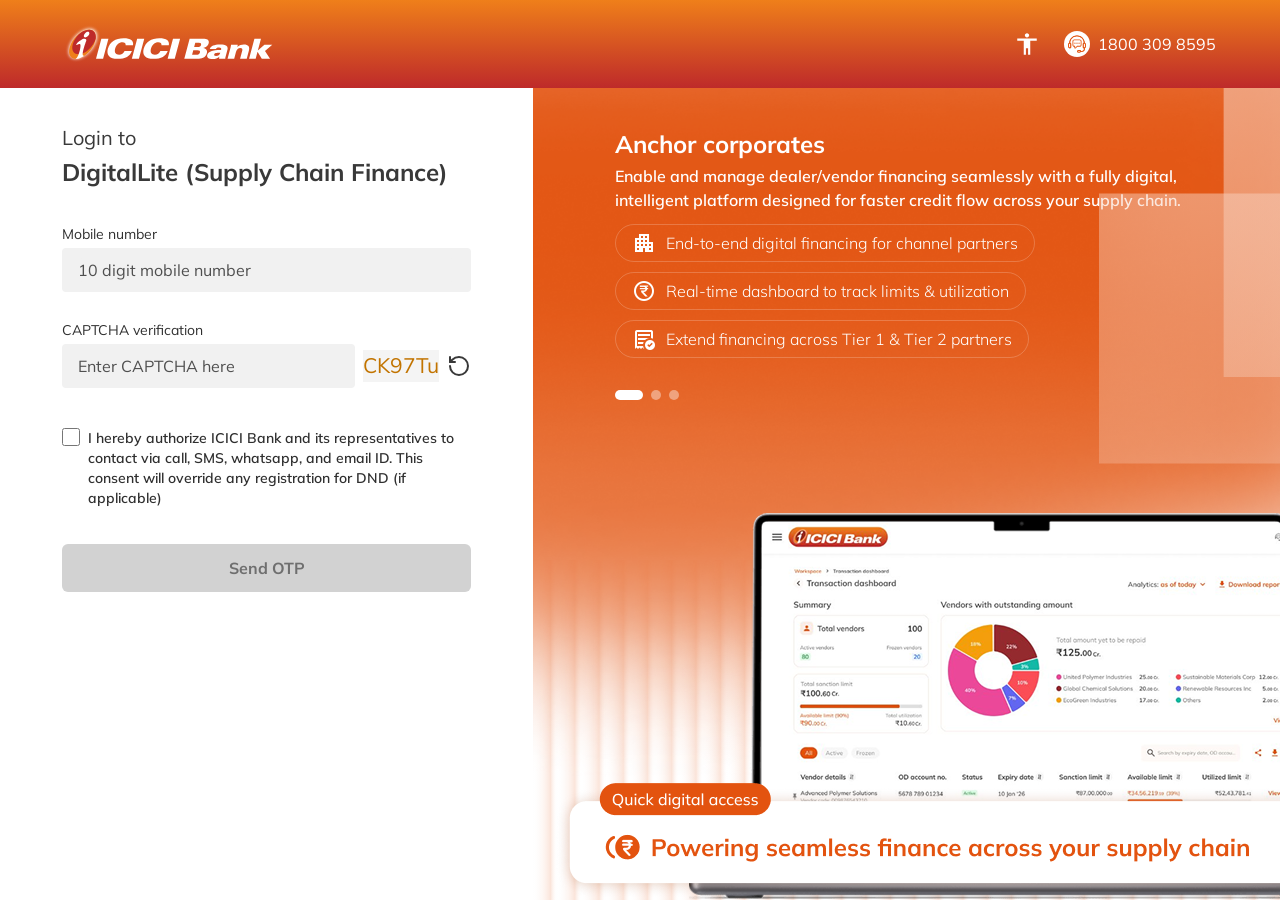
<file: src/login/login.html>
<!doctype html>
<html lang="en">
  <head>
    <meta charset="UTF-8" />
    <meta name="viewport" content="width=device-width, initial-scale=1.0" />
    <title>Login</title>
    <link rel="stylesheet" href="../assets/css/plugins.css" />
    <link rel="stylesheet" href="../assets/css/global.css" />
    <link rel="stylesheet" href="./login.css" />
  </head>

  <body class="login-page">
    <!-- Header -->
    <header class="bg-primary-gradient">
      <div
        class="d-flex justify-content-between align-items-center max-content-area py-4"
      >
        <img src="../assets/image/header/logo.svg" alt="logo" />
        <div class="d-flex align-items-center gap-4">
          <img
            src="../assets/image/header/accessibility.svg"
            alt="logo"
            id="openAccessibilityModal"
            style="cursor: pointer"
          />
          <div class="d-flex align-items-center gap-2">
            <img src="../assets/image/header/icons.svg" alt="logo" />
            <p class="text-white d-none d-md-block">1800 309 8595</p>
          </div>
        </div>
      </div>
    </header>

    <!-- Accessibility Modal  -->
    <div id="accessibilityPanel" style="z-index: 9999">
      <div class="accessibility-content">
        <button class="modal-close-btn" data-close-modal>
          <i data-lucide="x"></i>
        </button>
        <h5>Accessibility Settings</h5>

        <div class="setting-row">
          <img
            src="../assets/image/dashboard/size.svg"
            alt=""
            style="margin-right: -65px"
          />
          <span>Text Size</span>

          <div class="setting-controls">
            <button class="decrease-font">−</button>
            <button class="not-active" data-state="0" style="font-size: 12px">
              A
            </button>
            <button class="active" data-state="1" style="font-size: 14px">
              A
            </button>
            <button class="not-active" data-state="2" style="font-size: 16px">
              A
            </button>
            <button class="increase-font">+</button>
          </div>
        </div>

        <div class="setting-row">
          <img
            src="../assets/image/dashboard/line-height.svg"
            alt=""
            style="margin-right: -40px"
          />
          <span>Line Height</span>

          <div class="setting-controls">
            <button class="decrease-line">−</button>
            <button class="not-active" data-state="0" style="font-size: 12px">
              ☰
            </button>
            <button class="active" data-state="1" style="font-size: 14px">
              ☰
            </button>
            <button class="not-active" data-state="2" style="font-size: 16px">
              ☰
            </button>
            <button class="increase-line">+</button>
          </div>
        </div>

        <div class="setting-row">
          <img
            src="../assets/image/dashboard/letter-spacing.svg"
            alt=""
            style="margin-right: -15px"
          />
          <span>Letter Spacing</span>

          <div class="setting-controls">
            <button class="decrease-spacing">−</button>
            <button class="not-active" data-state="0" style="font-size: 12px">
              |A|
            </button>
            <button class="active" data-state="1" style="font-size: 14px">
              |A|
            </button>
            <button class="not-active" data-state="2" style="font-size: 16px">
              |A|
            </button>
            <button class="increase-spacing">+</button>
          </div>
        </div>

        <div class="setting-row" style="padding-top: 16px !important">
          <img
            src="../assets/image/dashboard/high-contrast.svg"
            alt=""
            style="margin-right: -115px"
          />
          <span>High contrast mode</span>

          <div class="form-check form-switch">
            <input
              id="highContrastToggle"
              class="form-check-input"
              type="checkbox"
            />
          </div>
        </div>

        <div class="accessibility-footer">
          <button
            class="outline-orange-btn"
            id="resetAccessibility"
            style="
              font-size: 14px;
              font-weight: 700;
              color: #6f6f6f;
              width: 170px;
              border: 1px solid #d2d2d2 !important;
              height: 32px;
            "
          >
            Reset
          </button>

          <button
            class="orange-btn"
            id="applyAccessibility"
            style="
              font-size: 14px;
              font-weight: 700;
              color: #6f6f6f;
              background-color: #d2d2d2;
              min-width: 170px;
              border: 1px solid #d2d2d2 !important;
              height: 32px;
            "
          >
            Apply
          </button>
        </div>
      </div>
    </div>

    <!-- HERO SECTION -->
    <section class="hero-section">
      <div class="row g-0">
        <div class="col-12 col-md-5 left-section">
          <div class="left-box">
            <div class="d-flex flex-column gap-2">
              <p class="left-text">Login to</p>
              <h2 class="title">DigitalLite (Supply Chain Finance)</h2>
            </div>

            <div class="form-box">
              <div class="d-flex flex-column gap-4">
                <div class="d-flex flex-column">
                  <label class="label-title">Mobile number</label>
                  <div
                    class="d-flex align-items-center gap-1 mt-1 w-100 mobile-input-wrapper"
                  >
                    <input
                      type="tel"
                      placeholder="10 digit mobile number"
                      class="otp-input"
                      id="mobileNumber"
                      tabindex="1"
                    />
                  </div>
                  <div class="d-flex align-items-center gap-1 mt-1 error-msg">
                    <i data-lucide="info" class="error-info"></i>
                    <p class="error-message" id="mobileError"></p>
                  </div>
                </div>
                <div class="d-flex flex-column">
                  <label class="label-title">CAPTCHA verification</label>
                  <div class="d-flex align-items-center gap-2 mt-1 w-100">
                    <input
                      type="text"
                      placeholder="Enter CAPTCHA here"
                      class="otp-input"
                      id="verification-captcha"
                      tabindex="2"
                    />
                    <div class="d-flex align-items-center gap-2">
                      <p class="captcha-verification" id="captchaText">
                        CK97Tu
                      </p>
                      <i
                        data-lucide="rotate-ccw"
                        class="refresh-icons"
                        id="refreshCaptcha"
                        tabindex="3"
                        role="button"
                        aria-label="Refresh CAPTCHA"
                      ></i>
                    </div>
                  </div>

                  <div class="d-flex align-items-center gap-1 mt-1 error-msg">
                    <i data-lucide="info" class="error-info"></i>
                    <p class="error-message" id="captchaError"></p>
                  </div>
                </div>
              </div>

              <div class="d-flex align-items-start gap-2">
                <div class="checkbox-focus">
                  <input
                    type="checkbox"
                    class="input-checkbox"
                    id="consentCheck"
                    tabindex="4"
                  />
                </div>
                <p class="checkbox-subtitle">
                  I hereby authorize ICICI Bank and its representatives to
                  contact via call, SMS, whatsapp, and email ID. This consent
                  will override any registration for DND (if applicable)
                </p>
              </div>

              <button
                class="otp-btn rounded p-3"
                id="otpBtn"
                disabled
                tabindex="5"
              >
                <span class="btn-text">Send OTP</span>
                <span class="btn-loader d-none"></span>
              </button>
            </div>
          </div>
        </div>

        <div class="col-12 col-md-7 right-section">
          <div class="d-flex flex-column gap-2 right-container">
            <div class="d-flex flex-column gap-1 md:gap-2">
              <p class="right-title" id="slideTitle">Anchor corporates</p>
              <p class="right-subtitle" id="slideSubtitle">
                Enable and manage dealer/vendor financing seamlessly with a
                fully digital, intelligent platform designed for faster credit
                flow across your supply chain.
              </p>
            </div>
            <div
              class="md:mt-4 mt-1 pillis-container"
              id="pillisContainer"
            ></div>

            <div class="d-flex align-items-center gap-2 mt-4" id="sliderDots">
              <div class="pillis active-dot" data-slide="0"></div>
              <div class="pillis" data-slide="1"></div>
              <div class="pillis" data-slide="2"></div>
            </div>
          </div>

          <img
            src="../assets/image/auth/laptop-right.png"
            alt="Bottom-img"
            class="bottom-img"
          />

          <img
            src="../assets/image/auth/right.svg"
            alt="right-img"
            class="right-img d-none d-md-block"
          />

          <img
            src="../assets/image/auth/hero-footer.svg"
            alt="footer-img"
            class="footer-img"
          />
        </div>
      </div>

      <img
        src="../assets/image/auth/hero-blur.png"
        alt="footer-img"
        class="blur-image"
      />

      <!-- OTP Modal -->
      <div class="modal fade" id="otpModal" tabindex="-1" aria-hidden="true">
        <div class="modal-dialog modal-dialog-centered">
          <div class="modal-content border-0">
            <div
              class="modal-header d-flex align-items-start justify-content-between p-0 border-0"
            >
              <div class="d-flex flex-column gap-1">
                <h5 class="modal-title">Enter OTP to verify</h5>
                <p class="modal-subtitle">
                  OTP sent to entered mobile number
                  <strong id="otpMobileNumber"></strong>
                </p>
              </div>
              <button
                type="button"
                class="btn-close"
                data-bs-dismiss="modal"
              ></button>
            </div>
            <div>
              <div class="d-flex align-items-center gap-2">
                <input
                  type="password"
                  class="otp-input-verification"
                  maxlength="1"
                />
                <input
                  type="password"
                  class="otp-input-verification"
                  maxlength="1"
                />
                <input
                  type="password"
                  class="otp-input-verification"
                  maxlength="1"
                />
                <input
                  type="password"
                  class="otp-input-verification"
                  maxlength="1"
                />
                <div class="d-flex align-items-center mt-4">
                  <!-- <button id="toggleOtpVisibility" disabled>
                    <i data-lucide="eye" id="eyeOpen"></i>
                    <i
                      data-lucide="eye-off"
                      id="eyeClose"
                      style="display: none"
                    ></i>
                  </button> -->
                  <button id="toggleOtpVisibility" disabled>
                    <span class="material-icons" id="eyeOpen">visibility</span>
                    <span
                      class="material-icons"
                      id="eyeClose"
                      style="display: none"
                    >
                      visibility_off
                    </span>
                  </button>
                </div>
              </div>

              <div class="d-flex align-items-center gap-1 mt-4">
                <p class="timmer-title" id="otpTimerTitle">Resend OTP after</p>
                <p class="timmer" id="otpTimer">00:30s</p>

                <div
                  class="align-items-center gap-1"
                  style="display: none"
                  id="resendOtpBtn"
                >
                  <p class="resend-title">Didn’t receive an OTP?</p>
                  <button type="button" class="resend-btn">Resend OTP</button>
                </div>

                <div
                  class="d-none align-items-center gap-1"
                  id="otpResentMessage"
                >
                  <i
                    data-lucide="circle-check"
                    class="verification-otp-icons"
                  ></i>
                  <p class="resend-otp">OTP Re-sent</p>
                </div>
              </div>
            </div>
            <div class="modal-footer border-0">
              <button
                type="button"
                class="cancel-btn js-logout-trigger d-none d-md-block"
              >
                Cancel
              </button>
              <button
                type="button"
                class="verify-btn"
                id="verifyOtpBtn"
                disabled
              >
                Verify
              </button>
            </div>
          </div>
        </div>
      </div>

      <!-- Success (1 Anchor) Modal  -->
      <div
        class="modal fade"
        id="successModal"
        tabindex="-1"
        aria-hidden="true"
      >
        <div class="modal-dialog modal-dialog-centered">
          <div class="modal-content border-0">
            <div
              class="modal-header d-flex align-items-start justify-content-between p-0 border-0"
            >
              <div class="d-flex align-items-center gap-2">
                <img
                  src="../assets/image/auth/done.svg"
                  alt="verification-done"
                  class="verification-done"
                />
                <div class="d-flex flex-column gap-1">
                  <h5 class="modal-title">
                    Mobile OTP verification successful
                  </h5>
                </div>
              </div>
              <button
                type="button"
                class="btn-close js-cancel-btn"
                data-bs-dismiss="modal"
              ></button>
            </div>
            <div class="verification-section">
              <div class="d-flex flex-column gap-1">
                <p class="verification-title">Anchor corporate program name</p>
                <p class="verification-desc">
                  Kartikeya Industries Service Division
                </p>
              </div>
            </div>
            <div class="modal-footer border-0">
              <button
                type="button"
                class="cancel-btn js-logout-trigger d-none d-md-block"
              >
                Cancel
              </button>
              <button
                type="button"
                class="default-enable success-proceed"
                data-bs-dismiss="modal"
                id="proceedBtn"
              >
                Proceed
              </button>
            </div>
          </div>
        </div>
      </div>

      <!-- Success (Multiple anchor) Modal  -->
      <!-- <div
        class="modal fade multi-success"
        id="successModal"
        tabindex="-1"
        aria-hidden="true"
      >
        <div class="modal-dialog modal-dialog-centered">
          <div class="modal-content border-0">
            <div
              class="modal-header d-flex align-items-start justify-content-between p-0 border-0"
            >
              <div class="d-flex align-items-start align-items-md-center gap-2">
                <img
                  src="../assets/image/auth/done.svg"
                  alt="verification-done"
                  class="verification-done"
                />
                <h5 class="modal-title">Mobile OTP verification successful</h5>
              </div>
              <button
                type="button"
                class="btn-close js-cancel-btn"
                data-bs-dismiss="modal"
              ></button>
            </div>
            <div class="verification-section">
              <div class="custom-select-wrapper">
                <label class="multiple-anchor-title"
                  >Anchor corporate program name</label
                >

                <div class="select-box" id="selectBox">
                  <input
                    type="text"
                    id="searchInput"
                    placeholder="Select or search"
                    autocomplete="off"
                  />
                  <i class="bi bi-chevron-down icon" id="arrowIcon"></i>
                </div>

                <ul class="options" id="optionsList">
                  <li tabindex="-1" data-original="Kartikeya Corporation">
                    Kartikeya Corporation
                  </li>
                  <li tabindex="-1" data-original="Insight Corporation">
                    Insight Corporation
                  </li>
                  <li tabindex="-1" data-original="Edgetech pvt ltd">
                    Edgetech pvt ltd
                  </li>
                  <li tabindex="-1" data-original="Fintech Corporation">
                    Fintech Corporation
                  </li>
                  <li
                    tabindex="-1"
                    data-original="Solar Systems and Services Marketing India Pvt. Ltd"
                  >
                    Solar Systems and Services Marketing India Pvt. Ltd
                  </li>
                  <li tabindex="-1" data-original="Fintech Corporation">
                    Fintech Corporation
                  </li>
                </ul>
              </div>
            </div>
            <div class="modal-footer border-0">
              <button
                type="button"
                class="cancel-btn js-logout-trigger d-none d-md-block"
              >
                Cancel
              </button>

              <button
                type="button"
                class="default-enable success-proceed"
                id="proceedBtn"
              >
                Proceed
              </button>
            </div>
          </div>
        </div>
      </div> -->

      <!-- Loading Modal  -->
      <div class="modal fade" id="nextModal" tabindex="-1" aria-hidden="true">
        <div class="modal-dialog modal-dialog-centered">
          <div class="modal-content border-0 justify-content-center">
            <div
              class="d-flex align-items-center justify-content-center flex-column"
            >
              <div class="loader"></div>
              <p class="dashboard-title mt-4">We’re loading your dashboard</p>
            </div>
          </div>
        </div>
      </div>

      <!-- Mobile Not Register Modal  -->
      <div
        class="modal fade"
        id="notRegisterModal"
        tabindex="-1"
        aria-hidden="true"
      >
        <div class="modal-dialog modal-dialog-centered">
          <div class="modal-content border-0" style="height: 201px">
            <div
              class="modal-header d-flex align-items-start justify-content-between p-0 border-0"
            >
              <div class="d-flex align-items-center gap-2">
                <img
                  src="../assets/image/auth/logout.svg"
                  alt="verification-done"
                  class="verification-done"
                />
                <div class="d-flex flex-column gap-1">
                  <h5 class="modal-title">
                    Mobile number not registered with corporate
                  </h5>
                  <p class="verification-subtitle">
                    Please enter a registered mobile number to login.
                  </p>
                </div>
              </div>
              <button
                type="button"
                class="btn-close"
                data-bs-dismiss="modal"
              ></button>
            </div>

            <div class="modal-footer border-0">
              <button
                type="button"
                class="cancel-btn"
                data-bs-dismiss="modal"
                id="backToOtpBtn"
              >
                Cancel
              </button>
              <button
                type="button"
                class="default-enable"
                data-bs-dismiss="modal"
                id="proceedBtn"
              >
                Re-enter mobile number
              </button>
            </div>
          </div>
        </div>
      </div>

      <!-- OTP Failed 3 Times  -->
      <div
        class="modal fade"
        id="otpFailedModal"
        tabindex="-1"
        aria-hidden="true"
      >
        <div class="modal-dialog modal-dialog-centered">
          <div class="modal-content border-0" style="height: 201px">
            <div
              class="modal-header d-flex align-items-start justify-content-between p-0 border-0"
            >
              <div class="d-flex align-items-center gap-2">
                <img
                  src="../assets/image/auth/logout.svg"
                  alt="verification-done"
                  class="verification-done"
                />
                <div class="d-flex flex-column gap-1">
                  <h5 class="modal-title">
                    OTP requests have reached the maximum limit
                  </h5>
                  <p class="verification-subtitle">
                    Request you to please check with ICICI Bank solution manager
                    or with anchor corporate for the mobile number provided.
                  </p>
                </div>
              </div>
              <button
                type="button"
                class="btn-close"
                data-bs-dismiss="modal"
              ></button>
            </div>

            <div class="modal-footer border-0">
              <button
                type="button"
                class="cancel-btn"
                data-bs-dismiss="modal"
                id="backToOtpBtn"
              >
                Cancel
              </button>
              <button
                type="button"
                class="default-enable"
                data-bs-dismiss="modal"
                id="proceedBtn"
              >
                Try another number
              </button>
            </div>
          </div>
        </div>
      </div>

      <!-- Logout Modal  -->
      <div class="modal fade" id="logoutModal" tabindex="-1" aria-hidden="true">
        <div class="modal-dialog modal-dialog-centered">
          <div class="modal-content border-0" style="height: 201px">
            <div
              class="modal-header d-flex align-items-start justify-content-between p-0 border-0"
            >
              <div class="d-flex align-items-start gap-2">
                <img
                  src="../assets/image/auth/logout.svg"
                  alt="verification-done"
                  class="verification-done"
                />
                <div class="d-flex flex-column gap-1">
                  <h5 class="modal-title">Are you sure you want to cancel?</h5>
                  <p class="verification-subtitle">
                    Clicking on logout will take you to home screen.
                  </p>
                </div>
              </div>
              <button
                type="button"
                class="btn-close"
                data-bs-dismiss="modal"
              ></button>
            </div>

            <div class="modal-footer border-0">
              <button
                type="button"
                class="cancel-btn d-none d-md-block"
                data-bs-dismiss="modal"
                id="backToOtpBtn"
              >
                Cancel
              </button>
              <button
                type="button"
                class="default-enable"
                data-bs-dismiss="modal"
                id="proceedBtn"
              >
                Logout
              </button>
            </div>
          </div>
        </div>
      </div>
    </section>

    <script src="../assets/js/bootstrap.bundle.min.js"></script>
    <script src="../assets/js/jquery-3.6.0.min.js"></script>
    <script src="../assets/js/plugins.js"></script>
    <script src="../assets/js/global.js"></script>
    <script src="./login.js"></script>
    <script>
      lucide.createIcons();

      const slides = [
        {
          title: "Anchor corporates",
          subtitle:
            "Enable and manage dealer/vendor financing seamlessly with a fully digital, intelligent platform designed for faster credit flow across your supply chain.",
          pills: [
            {
              icon: "apartment",
              type: "material-icons",
              text: "End-to-end digital financing for channel partners",
            },
            {
              icon: "currency_rupee_circle",
              type: "material-symbols-outlined",
              text: "Real-time dashboard to track limits & utilization",
            },
            {
              icon: "order_approve",
              type: "material-symbols-outlined",
              text: "Extend financing across Tier 1 & Tier 2 partners",
            },
          ],
        },

        {
          title: "Anchor finance",
          subtitle:
            "Anchor financing provides working capital support to suppliers and vendors associated with large corporates through digital processing.",
          pills: [
            {
              icon: "business",
              type: "material-icons",
              text: "Designed for corporate vendors",
            },
            {
              icon: "bolt",
              type: "material-symbols-outlined",
              text: "Quick approvals and disbursement",
            },
            {
              icon: "description",
              type: "material-symbols-outlined",
              text: "Paperless documentation",
            },
          ],
        },

        {
          title: "Channel finance",
          subtitle:
            "Channel financing helps strengthen the supply chain ecosystem by providing liquidity to distributors and channel partners.",
          pills: [
            {
              icon: "hub",
              type: "material-icons",
              text: "Supports channel partners",
            },
            {
              icon: "payments",
              type: "material-symbols-outlined",
              text: "Competitive financing solutions",
            },
            {
              icon: "verified",
              type: "material-symbols-outlined",
              text: "Completely digital journey",
            },
          ],
        },
      ];

      let currentSlide = 0;

      function renderSlide(index) {
        const slide = slides[index];

        $("#slideTitle").text(slide.title);
        $("#slideSubtitle").text(slide.subtitle);

        let pillsHTML = "";

        slide.pills.forEach((pill) => {
          pillsHTML += `
      <div class="d-flex align-items-center right-pillis">
        <i class="${pill.type}" style="color:white;margin-right:10px">
          ${pill.icon}
        </i>
        <p class="pillis-title">${pill.text}</p>
      </div>
    `;
        });

        $("#pillisContainer").html(pillsHTML);

        $("#sliderDots .pillis").removeClass("active-dot");
        $("#sliderDots .pillis").eq(index).addClass("active-dot");
      }

      function nextSlide() {
        currentSlide++;

        if (currentSlide >= slides.length) {
          currentSlide = 0;
        }

        renderSlide(currentSlide);
      }

      renderSlide(0);

      let sliderInterval = setInterval(nextSlide, 5000);

      $(document).on("click", "#sliderDots .pillis", function () {
        currentSlide = $(this).data("slide");

        renderSlide(currentSlide);

        clearInterval(sliderInterval);
        sliderInterval = setInterval(nextSlide, 5000);
      });
    </script>
  </body>
</html>
</file>
<file: src/assets/css/plugins.css>
/* Mulish - ExtraLight */
@font-face {
  font-family: "Mulish";
  src: url("../../assets/fonts/Mulish/Mulish-ExtraLight.ttf") format("truetype");
  font-weight: 200;
  font-style: normal;
}

/* Mulish - ExtraLight Italic */
@font-face {
  font-family: "Mulish";
  src: url("../../assets/fonts/Mulish/Mulish-ExtraLightItalic.ttf")
    format("truetype");
  font-weight: 200;
  font-style: italic;
}

/* Mulish - Light */
@font-face {
  font-family: "Mulish";
  src: url("../../assets/fonts/Mulish/Mulish-Light.ttf") format("truetype");
  font-weight: 300;
  font-style: normal;
}

/* Mulish - Light Italic */
@font-face {
  font-family: "Mulish";
  src: url("../../assets/fonts/Mulish/Mulish-LightItalic.ttf")
    format("truetype");
  font-weight: 300;
  font-style: italic;
}

/* Mulish - Regular */
@font-face {
  font-family: "Mulish";
  src: url("../../assets/fonts/Mulish/Mulish-Regular.ttf") format("truetype");
  font-weight: 400;
  font-style: normal;
}

/* Mulish - Italic */
@font-face {
  font-family: "Mulish";
  src: url("../../assets/fonts/Mulish/Mulish-Italic.ttf") format("truetype");
  font-weight: 400;
  font-style: italic;
}

/* Mulish - Medium */
@font-face {
  font-family: "Mulish";
  src: url("../../assets/fonts/Mulish/Mulish-Medium.ttf") format("truetype");
  font-weight: 500;
  font-style: normal;
}

/* Mulish - Medium Italic */
@font-face {
  font-family: "Mulish";
  src: url("../../assets/fonts/Mulish/Mulish-MediumItalic.ttf")
    format("truetype");
  font-weight: 500;
  font-style: italic;
}

/* Mulish - SemiBold */
@font-face {
  font-family: "Mulish";
  src: url("../../assets/fonts/Mulish/Mulish-SemiBold.ttf") format("truetype");
  font-weight: 600;
  font-style: normal;
}

/* Mulish - SemiBold Italic */
@font-face {
  font-family: "Mulish";
  src: url("../../assets/fonts/Mulish/Mulish-SemiBoldItalic.ttf")
    format("truetype");
  font-weight: 600;
  font-style: italic;
}

/* Mulish - Bold */
@font-face {
  font-family: "Mulish";
  src: url("../../assets/fonts/Mulish/Mulish-Bold.ttf") format("truetype");
  font-weight: 700;
  font-style: normal;
}

/* Mulish - Bold Italic */
@font-face {
  font-family: "Mulish";
  src: url("../../assets/fonts/Mulish/Mulish-BoldItalic.ttf") format("truetype");
  font-weight: 700;
  font-style: italic;
}

/* Mulish - ExtraBold */
@font-face {
  font-family: "Mulish";
  src: url("../../assets/fonts/Mulish/Mulish-ExtraBold.ttf") format("truetype");
  font-weight: 800;
  font-style: normal;
}

/* Mulish - ExtraBold Italic */
@font-face {
  font-family: "Mulish";
  src: url("../../assets/fonts/Mulish/Mulish-ExtraBoldItalic.ttf")
    format("truetype");
  font-weight: 800;
  font-style: italic;
}

/* Mulish - Black */
@font-face {
  font-family: "Mulish";
  src: url("../../assets/fonts/Mulish/Mulish-Black.ttf") format("truetype");
  font-weight: 900;
  font-style: normal;
}

/* Mulish - Black Italic */
@font-face {
  font-family: "Mulish";
  src: url("../../assets/fonts/Mulish/Mulish-BlackItalic.ttf")
    format("truetype");
  font-weight: 900;
  font-style: italic;
}
</file>
<file: src/assets/css/global.css>
* {
  margin: 0;
  padding: 0;
  box-sizing: border-box;
}

:root {
  --text-muted: #393939;
  --text-label: #2f2f2f;
  --disabled-btn: #d2d2d2;
  --enable-btn: #e3530f;
  --disabled-btn-text: #6f6f6f;
  --enbale-btn-text: #ffffff;
  --text-white: 255, 255, 255;
  --orange: #e3530f;
  --error-msg: #da1e28;
}

/* accessibility fix by Ankit */
body {
  font-family: "Mulish", sans-serif;
}

.max-content-area {
  max-width: 1440px;
  width: 90%;
  margin-inline: auto;
}

.bg-primary-gradient {
  background: linear-gradient(180deg, #ef7f1a 0%, #be2a2a 100%);
}

.text-white {
  color: #ffffff;
}

h1,
h2,
h3,
h4,
h5,
h6,
p,
span,
a,
ul,
ol,
li,
figure,
figcaption,
blockquote,
dl,
dd {
  margin: 0 !important;
  padding: 0 !important;
}

ul,
ol {
  list-style: none;
}

a {
  text-decoration: none;
  color: inherit;
}

img {
  max-width: 100%;
  display: block;
}

button {
  border: none;
  outline: none;
  background: none;
  cursor: pointer;
}

input,
textarea,
select {
  outline: none;
  border: none;
  background: transparent;
}

/* Chrome, Safari, Edge Browser */
input[type="number"]::-webkit-outer-spin-button,
input[type="number"]::-webkit-inner-spin-button {
  -webkit-appearance: none;
  margin: 0;
}

/* Firefox Browser */
input[type="number"] {
  -moz-appearance: textfield;
}

.chevron-icon {
  display: inline-block;
  width: 16px;
  height: 16px;
}

.form-check-input:checked {
  background-color: #e3530f;
  border-color: #e3530f;
}

.form-check-input:focus {
  border-color: #ef7f1a !important;
  --bs-form-switch-bg: url(
    data:image/svg + xml,
    %3csvgxmlns="http://www.w3.org/2000/svg"viewBox="-4 -4 8 8"%3e%3ccircler="3"fill="%23fff"/%3e%3c/svg%3e
  ) !important;
}

.copy-contact svg {
  width: 14px;
  height: 14px;
  color: #9f9f9f;
}

.copy-contact .copy-icon {
  color: #e3530f;

  width: 14px;
  cursor: pointer;
}

.copy-content-textarea {
  position: "fixed";
  opacity: 0;
}

/* dashboardHeader.css */
.phone-number {
  font-size: 14px;
  font-weight: 600;
  color: #e3530f;
  letter-spacing: 0.2px;
  transition: all 0.2s ease;
}

.phone-number i {
  margin-right: 8px;
  font-size: 16px;
  color: #e3530f;
}

.help-section {
  display: flex;
  align-items: center;
  gap: 16px;
}

.help-item {
  display: flex;
  align-items: center;
  gap: 4px;
  font-size: 14px;
  font-weight: 600;
  color: #e3530f;
  cursor: default;
  transition: color 0.2s;
}

.help-item i {
  font-size: 18px;
  color: #e3530f;
}

.help-item .help-text {
  font-weight: 600;
}

.relationship-manager {
  background-color: #fceee7;
  border-radius: 32px;
  padding: 6px 18px;
  display: flex;
  align-items: center;
  gap: 10px;
  transition: all 0.2s;
}

.relationship-manager i {
  font-size: 18px;
  color: #e3530f;
}

.relationship-manager span {
  font-weight: 700;
  font-size: 16px;
  color: #e3530f;
  letter-spacing: -0.2px;
}

.right-icons-group {
  display: flex;
  align-items: center;
  gap: 20px;
  background: transparent;
}

.icon-circle {
  background: #f0f4f9;
  width: 40px;
  height: 40px;
  display: flex;
  align-items: center;
  justify-content: center;
  border-radius: 50%;
  cursor: pointer;
  transition: all 0.2s;
  color: #2c3e50;
}

.icon-circle:hover {
  background: #e2e8f0;
}

.icon-circle i {
  font-size: 18px;
}

@media (max-width: 768px) {
  .custom-container {
    padding: 0 16px;
  }
  .brand-name {
    font-size: 20px;
  }
  .phone-number {
    font-size: 14px;
    padding: 4px 10px;
  }
  .help-section {
    gap: 12px;
  }
  .relationship-manager span {
    font-size: 12px;
  }
  .help-item .help-text {
    font-size: 13px;
  }
  .right-icons-group {
    gap: 10px;
  }
  .icon-circle {
    width: 34px;
    height: 34px;
  }
}

@media (max-width: 576px) {
  .relationship-manager {
    padding: 4px 12px;
  }

  .relationship-manager span {
    display: none;
  }

  .help-section {
    flex-wrap: wrap;
    justify-content: flex-end;
  }
}

.mobile-menu-btn {
  border: none;
  background: transparent;
  padding: 0;
}

.mobile-header-left {
  display: flex;
  align-items: center;
  gap: 12px;
}

#mobileDrawer {
  position: fixed;
  top: 63px;
  left: -470px;
  width: 100%;
  height: calc(100vh - 72px);
  background: #fff;
  box-shadow: 4px 0px 16px rgba(0, 0, 0, 0.12);
  transition: all 0.3s ease;
  z-index: 9999;
}

#mobileDrawer.open {
  left: 0;
}

.drawer-content {
  padding: 24px;
}

.drawer-phone {
  display: flex;
  align-items: center;
  gap: 10px;
  font-weight: 700;
  padding: 14px 0;
}

.drawer-item {
  display: flex;
  align-items: center;
  gap: 12px;
  padding: 14px 0;
  color: #2f2f2f;
  font-weight: 600;
  cursor: pointer;
}

.drawer-item svg,
.drawer-item img {
  width: 20px;
  height: 20px;
}

.mobile-menu-btn svg {
  width: 24px;
  height: 24px;
}

@media (min-width: 768px) {
  .mobile-menu-btn,
  .mobile-header-right,
  #mobileDrawer {
    display: none !important;
  }
}

@media (max-width: 767px) {
  .mobile-gradient-header {
    background: linear-gradient(180deg, #ef7f1a 0%, #be2a2a 100%);
  }

  .header-logo {
    width: 150px;
  }
}

/* ==========================
   SIDE PANEL
========================== */

#sidePanelOverlay {
  position: fixed;
  inset: 0;
  background: rgba(0, 0, 0, 0.45);
  backdrop-filter: blur(3px);
  opacity: 0;
  visibility: hidden;
  transition: all 0.25s ease;
  z-index: 9998;
}

#sidePanelOverlay.show {
  opacity: 1;
  visibility: visible;
}

.side-panel {
  position: fixed;
  top: 0;
  width: 418px;
  max-width: 100%;
  height: 100vh;
  background: #fff;
  z-index: 9999;
  transition: right 0.3s ease;
  overflow-y: auto;
  box-shadow: -6px 0 18px rgba(0, 0, 0, 0.12);
  border-radius: 24px 0px 0px 24px;
}

.side-panel.open {
  display: block !important;
  right: 0;
  scrollbar-width: none;
}

.panel-header {
  padding: 16px 12px 0px;
  display: flex;
  justify-content: space-between;
  align-items: center;
}

.panel-header h4 {
  margin: 0;
  font-size: 20px;
  font-weight: 700;
  color: #393939;
}

.close-panel {
  border: none;
  background: transparent;
  cursor: pointer;
}

.notification-item {
  display: flex;
  gap: 12px !important;
  padding: 16px 24px;
  text-align: start;
}

.notify-icon {
  width: 24px;
  height: 24px;
  color: #6f6f6f;
}

.notification-item h6 {
  font-size: 14px;
  font-weight: 400;
  margin-bottom: 4px !important;
  color: #393939;
}

.notification-item p {
  color: #8d8d8d;
  font-size: 12px;
  font-weight: 500;
  margin-top: 8px;
}

.notification-item span {
  font-size: 10px;
  font-weight: 500;
  color: #6f6f6f;
}

.faq-item {
  cursor: pointer;

  border-bottom: 1px solid #c6c6c6;
}

#close-desktop {
  display: none;
}

@media (max-width: 767px) {
  .side-panel {
    width: 100%;
    border-radius: 0px 0px 0px 0px;
    scrollbar-width: none;
  }

  #close-mobile,
  .close-mobile {
    display: none;
  }

  #close-desktop {
    display: block;
  }

  .panel-header {
    padding: 16px 16px 0px;
  }

  .notification-item {
    padding: 16px 16px;
  }
}

.help-tabs {
  display: flex;
  border-bottom: 1px solid #e5e5e5;
  margin: 0px 24px;
}

.help-tab {
  flex: 1;
  border: none;
  background: transparent;
  padding: 8px;
  font-weight: 600;
  color: #6f6f6f;
}

.help-tab.active {
  color: #e3530f;
  border-bottom: 2px solid #e3530f;
}

.tab-content {
  display: none;
}

.tab-content.active {
  display: block;
}

.chat-body {
  padding: 20px;
  height: calc(100vh - 200px);
  overflow-y: auto;

  display: flex;
  flex-direction: column;
  justify-content: flex-end;
}

.chat-msg {
  padding: 12px;
  border-radius: 10px;
  margin-bottom: 12px;
  font-size: 14px;
  line-height: 1.5;
  max-width: 330px;
}

.user-icon {
  display: flex;
  align-items: end;
}

.user-icon img {
  margin-left: -15px;
}

.user-name-circle {
  margin: 0px -10px 15px 4px;
  border-radius: 50%;
  width: 50px;
  height: 28px;
  font-size: 12px;
  font-weight: 400;
  color: #393939;
  display: flex;
  text-align: center;
  justify-content: center;
  box-shadow: 0px 4px 12px 0px #0000001f;
  background-color: #fff;
  align-items: center;
}

.chat-msg.bot {
  background: #f5f5f5;
}

.chat-msg.user {
  background: #fceee7;
  margin-left: 40px;
}

.chat-options {
  display: flex;
  gap: 8px;
  flex-wrap: wrap;
  margin-top: 16px;
}

.chat-options button {
  border: none;
  background: #e3530f;
  color: #fff;
  border-radius: 20px;
  padding: 6px 12px;
  font-size: 12px;
}

.chat-input {
  border-top: 1px solid #e5e5e5;
  display: flex;
  align-items: center;
  padding: 12px;
  gap: 6px;
}

.chat-input input {
  flex: 1;
  font-size: 14px;
  font-weight: 400;
  color: #8d8d8d;
  border: none;
  outline: none;
}

.input-container {
  padding: 4px 8px;
  border: 1px solid #c6c6c6;
  display: flex;
  flex-direction: row;
  justify-content: space-between;
  text-align: center;
  border-radius: 4px;
  width: 378px;
  max-width: 100%; /* accessibility fix by Ankit */
}

.chat-input button {
  border: none;
  margin-right: 6px;
  background: transparent;
}

.help-search {
  position: relative;
  padding: 16px;
}

.help-search input {
  width: 100%;
  height: 40px;
  border: 1px solid #c6c6c6;
  border-radius: 4px;
  padding-left: 40px;
  font-size: 14px;
  font-weight: 400;
  color: #8d8d8d;
}

.help-search svg {
  position: absolute;
  left: 28px;
  top: 24px;
  width: 18px;
}

.faq-list,
.tour-list {
  padding: 0px 24px;
}

.faq-question,
.tour-item {
  padding: 16px 0px;
  cursor: pointer;
  font-size: 16px;
  font-weight: 500;
  color: #393939;
}

.tour-item {
  border-bottom: 0.5px solid #c6c6c6;
}

.faq-question {
  display: flex;
  justify-content: space-between;
  align-items: center;
}

.faq-answer {
  display: none;
  padding: 0px 0px 16px;
  color: #6f6f6f;
  font-size: 14px;
}

.faq-item.open .faq-answer {
  display: block;
}

.faq-item.open svg {
  transform: rotate(180deg);
}

.help-header {
  display: flex;
  justify-content: space-between;
  align-items: center;
  padding: 24px;
}

#accessibilityPanel {
  position: absolute;
  top: 68px;
  right: 180px;
  width: 385px;
  background: #fff;
  border-radius: 12px;
  box-shadow: 0px 4px 4px 0px #00000024;

  z-index: 9999 !important;
  display: none;
}

.accessibility-content {
  padding: 16px;
}

.accessibility-content h5 {
  font-size: 14px;
  font-weight: 700;
  color: #393939;
  margin-bottom: 24px !important;
}

.setting-row {
  display: flex;
  justify-content: space-between;
  align-items: center;
  margin-bottom: 24px;
}

.setting-controls {
  display: flex;
  padding: 8px;
  border: 1px solid #c6c6c6;
  border-radius: 8px;
}

.setting-controls button {
  width: 32px;
  height: 32px;
  background: #fff;
}

.setting-controls .decrease-font,
.setting-controls .increase-font,
.setting-controls .decrease-line,
.setting-controls .increase-line,
.setting-controls .decrease-spacing,
.setting-controls .increase-spacing,
.setting-controls .not-active {
  border: none;
}

.setting-controls .active {
  background: #e3530f;
  color: #fff;
  border-radius: 4px;
}

.accessibility-footer {
  display: flex;
  gap: 12px;
  padding-top: 16px;
  border-top: 1px solid #b2b5b8;
  margin-top: 40px;
}

.accessibility-footer button {
  flex: 1;
}

.high-contrast {
  background: #000 !important;
  color: #fff !important;
}

.high-contrast * {
  background-color: inherit !important;
  color: inherit !important;
}

#accessibilityOverlay {
  display: none;
}

#accessibilityPanel .modal-close-btn {
  display: none;
}

.setting-row span {
  font-size: 16px;
  color: #525252;
}

@media (max-width: 767px) {
  #accessibilityPanel {
    position: fixed;
    left: 0;
    right: 0;
    bottom: 0;
    top: auto;

    width: 100%;
    max-width: 100%;
    height: auto;

    border-radius: 24px 24px 0 0;
    z-index: 10000;

    box-shadow: 0px -4px 16px rgba(0, 0, 0, 0.15);
  }

  .accessibility-content {
    max-height: 80vh;
    overflow-y: auto;
  }

  #accessibilityPanel .orange-btn {
    margin-top: 0px;
  }

  #accessibilityPanel .orange-btn,
  #accessibilityPanel .outline-orange-btn {
    height: 48px !important;
  }

  #accessibilityOverlay {
    display: block;
    position: fixed;
    inset: 0;
    background: rgba(0, 0, 0, 0.45);
    opacity: 0;
    visibility: hidden;
    transition: all 0.3s ease;
    z-index: 9999;
  }

  #accessibilityOverlay.show {
    opacity: 1;
    visibility: visible;
  }

  #accessibilityPanel .modal-close-btn {
    display: block;
    right: 12px;
    top: 14px;
  }

  .setting-row span {
    font-size: 14px;
    color: #525252;
  }

  .accessibility-footer {
    margin-top: 20px;
  }

  .accessibility-content h5 {
    font-size: 16px;
  }

  .help-header {
    padding: 16px;
  }

  .help-tabs {
    margin: 0 16px;
  }

  .chat-body {
    padding: 16px;
    padding-bottom: 0px !important;
    height: calc(100vh - 160px);
  }

  .chat-msg {
    max-width: 264px;
    font-size: 12px;
    padding: 16px;
  }

  .user-icon img {
    margin-left: -5px;
  }

  .user-name-circle {
    margin: 0px 0px 15px 4px;
  }
}

/* new added css */
.header-actions {
  display: flex;
  align-items: center;
  gap: 16px;
}

.header-action-btn {
  display: flex;
  align-items: center;
  gap: 6px;

  background: none;
  border: none;

  color: #e3530f;

  font-size: 16px;
  font-weight: 700;

  cursor: pointer;

  white-space: nowrap;
}

.header-action-btn i {
  width: 20px;
  height: 20px;
}

.header-icon-btn {
  position: relative;

  width: 36px;
  height: 36px;

  display: flex;
  justify-content: center;
  align-items: center;

  background: none;
  border: none;

  cursor: pointer;
}

.header-icon-btn i {
  color: #e3530f;
}

.notification-badge {
  position: absolute;

  top: 0px;
  right: -3px;

  width: 16px;
  height: 16px;

  background: #3772ff;

  color: #fff;

  font-size: 10px;
  border-radius: 50%;

  display: flex;
  align-items: center;
  justify-content: center;
}

.get-touch-wrapper {
  position: relative;
}

.get-touch-dropdown {
  position: absolute;

  top: 45px;
  right: -115px;

  width: 260px;

  background: #fff;

  border-radius: 4px;

  box-shadow: 0px 4px 16px 0px #00000014;

  padding: 12px;

  display: none;

  z-index: 1000;
}

.get-touch-dropdown.show {
  display: block;
}

.drop-card {
  background-color: #fef9f6;
  padding: 8px;
  border-radius: 8px;
  gap: 12px;
}

.rm-title {
  color: #6f6f6f;

  font-weight: 400;
  font-size: 12px;
}

.get-touch-dropdown h6 {
  margin-top: 4px;
  margin-bottom: 14px;

  font-weight: 600;

  color: #2f2f2f;
}

.get-touch-dropdown hr {
  margin: 12px 0;

  border-color: #d2d2d2;
}

.dropdown-row {
  display: flex;
  align-items: center;

  gap: 6px;

  margin-bottom: 12px;

  font-size: 14px;

  color: #555;
}

.dropdown-row svg {
  width: 16px;
  height: 16px;
  color: #9f9f9f;
}

.dropdown-row .copy-icon {
  color: #e3530f;

  width: 16px;
  cursor: pointer;
}

.dropdown-contact {
  display: flex;
  gap: 10px;

  margin-top: 16px;
}

.dropdown-contact small {
  color: #6f6f6f;
  font-size: 12px;
  font-weight: 400;
}

.dropdown-contact p {
  margin: 0;

  font-size: 14px;
  font-weight: 600;

  color: #4f4f4f;
}

.dropdown-contact svg {
  color: #6f6f6f !important;
  margin-top: 4px;
}

@media (max-width: 767px) {
  .header-action-btn {
    color: #fff;
    font-size: 12px;
  }

  #menuPanel .header-action-btn {
    color: #e3530f;
    font-size: 12px;
  }

  .mobile-header-right {
    gap: 4px !important;
  }

  .get-touch-dropdown {
    right: -85px;
    top: 30px;
  }

  .header-action-btn svg {
    width: 18px;
    height: 18px;
  }
}

body.modal-open {
  overflow: hidden;
}

.toast-flex {
  display: flex !important;
  opacity: 0;
  z-index: 99999;
}

.toast-icon-svg {
  width: 20px;
  height: 20px;
  color: #ffffff;
  flex-shrink: 0;
}

#downloadToast.success .toast-icon-svg,
#downloadToast.error .toast-icon-svg {
  color: #ffffff;
}

#applyAccessibility.enabled {
  background: #e3530f;
  color: #fff;
  cursor: pointer;
  border: 1px solid #e3530f;
}

#applyAccessibility.disabled {
  background: #d2d2d2 !important;
  color: #6f6f6f;
  cursor: not-allowed;
  border: 1px solid #d2d2d2;
}

#resetAccessibility.enabled {
  color: #e3530f !important;
  cursor: pointer;
  border: 1px solid #e3530f !important;
}

#resetAccessibility.disabled {
  color: #6f6f6f !important;
  cursor: not-allowed;
  border: 1px solid #d2d2d2 !important;
}

/* High Contrast Mode Styles */
.high-contrast {
  background: #000 !important;
  color: #fff !important;
}

.high-contrast * {
  background-color: inherit !important;
  color: inherit !important;
}

.high-contrast .bg-primary-gradient,
.high-contrast .mobile-gradient-header {
  background: #121212 !important;
  background-image: none !important;
  box-shadow: 0px 4px 16px 0px #00000014;
  border: 1px solid #2a2a2a;
}

.high-contrast .blur-image {
  display: none !important;
}

.high-contrast .footer-img {
  display: none !important;
}

.high-contrast .mobile-input-wrapper,
.high-contrast .otp-input,
.high-contrast .captcha-verification {
  background-color: #fff !important;
  color: #000 !important;
}

.high-contrast .otp-btn:disabled {
  background-color: #9f9f9f !important;
}

.high-contrast .otp-btn:enabled {
  background-color: #e3530f !important;
}

.high-contrast .input-checkbox {
  stroke: #e3530f !important;
  color: #e3530f !important;
}

.high-contrast .right-pillis {
  border: 1px solid #fff !important;
}

.high-contrast .pillis {
  color: #fff !important;
  background-color: #fff !important;
}

.high-contrast .bottom-img {
  max-width: 660px;
}

.high-contrast .refresh-icons {
  color: #e3530f !important;
}

.high-contrast input,
.high-contrast select,
.high-contrast textarea {
  background-color: #fff !important;
  color: #000 !important;
  border-color: #fff !important;
}

.high-contrast input::placeholder,
.high-contrast textarea::placeholder {
  color: #666 !important;
}

/* .high-contrast .orange-btn {
  background-color: #e3530f !important;
  color: #fff !important;
}

.high-contrast .orange-btn:disabled {
  background-color: #9f9f9f !important;
  color: #666 !important;
}

.high-contrast .outline-orange-btn {
  border-color: #e3530f !important;
  color: #e3530f !important;
}

.high-contrast .outline-orange-btn:disabled {
  border-color: #9f9f9f !important;
  color: #9f9f9f !important;
} */

.high-contrast .error-msg {
  color: #da1e28 !important;
}

.high-contrast .modal,
.high-contrast .esign-modal-overlay,
.high-contrast #sidePanelOverlay,
.high-contrast .custom-modal-overlay,
.high-contrast #accessibilityOverlay {
  background-color: #7f7c7c73 !important;
}

.high-contrast .esign-modal-icon svg {
  color: #8b8b8b !important;
}

.high-contrast .esign-modal-icon {
  background-color: #fff !important;
}

.high-contrast .modal-content,
.high-contrast .esign-modal-box,
.high-contrast #logoutModal .logout-modal,
.high-contrast #mobileLogoutSuccessScreen .logout-modal,
.high-contrast #relationshipManagerModal .custom-modal,
.high-contrast #anchorDetailsModal .custom-modal,
.high-contrast #profileEditModal .custom-modal {
  background-color: #000 !important;
}

.high-contrast .verify-btn {
  background-color: var(--disabled-btn) !important;
  color: var(--disabled-btn-text) !important;
  cursor: not-allowed !important;
}

.high-contrast #toggleOtpVisibility.active {
  color: var(--enable-btn) !important;
}

.high-contrast .cancel-btn {
  border: 1px solid var(--orange) !important;
  color: var(--orange) !important;
}

.high-contrast .verify-btn.active {
  background: var(--enable-btn) !important;
  color: var(--enbale-btn-text) !important;
  cursor: pointer !important;
}

.high-contrast .default-enable {
  background: var(--enable-btn) !important;
  color: var(--enbale-btn-text) !important;
}

.high-contrast .timmer {
  color: #0f62fe !important;
}

.high-contrast .btn-close {
  background-image: url("data:image/svg+xml,%3Csvg xmlns='http://www.w3.org/2000/svg' viewBox='0 0 16 16' fill='%23ffffff'%3E%3Cpath d='M.293.293a1 1 0 011.414 0L8 6.586 14.293.293a1 1 0 111.414 1.414L9.414 8l6.293 6.293a1 1 0 01-1.414 1.414L8 9.414l-6.293 6.293a1 1 0 01-1.414-1.414L6.586 8 .293 1.707a1 1 0 010-1.414z'/%3E%3C/svg%3E") !important;
  background-color: transparent !important;
  background-size: 1em !important;
  opacity: 1 !important;
}

.high-contrast .mobile-input-wrapper .otp-input {
  color: #000 !important;
}

.high-contrast #otpModal .modal-dialog,
.high-contrast #successModal .modal-dialog,
.high-contrast #nextModal .modal-dialog,
.high-contrast #logoutModal .modal-dialog {
  background: none !important;
}

.high-contrast .resend-btn {
  color: var(--orange) !important;
}

.high-contrast .select-box:focus-within {
  border: 1px solid #f67a40 !important;
  outline-offset: 2px;
}

.high-contrast .options li:active {
  background: #fceee7 !important;
  outline: none;
}

.high-contrast .options {
  background-color: #fff !important;
}

.high-contrast .options li {
  color: #000 !important;
}

.high-contrast .select-box .icon {
  background-color: #fff !important;
  color: #e3530f !important;
}

.high-contrast .choose-one-title {
  color: #fff !important;
}

.high-contrast .sidebar-box,
.high-contrast .dashboard-card,
.high-contrast .dashboardCardHigh,
.high-contrast .document-box-column,
.high-contrast .esign-box,
.high-contrast #limitSetupSection {
  border: 1px solid #2a2a2a !important;
  background-color: #1f1f1f !important;
}

.high-contrast #cardFooterSection,
.high-contrast #cardHeaderSection {
  background: #262626 !important;
}

.high-contrast .accessibility-content,
.high-contrast .get-touch-dropdown {
  border: 1px solid #fff !important;
  border-radius: 8px !important;
}

.high-contrast .form-check-input:checked {
  background-color: #e3530f !important;
  border-color: #e3530f !important;
}

.setting-controls .active {
  background: #e3530f !important;
}

.high-contrast .dashboard-title {
  color: #fff !important;
}

.high-contrast .header-action-btn svg,
.high-contrast .header-icon-btn svg,
.high-contrast .chevron-icon,
.high-contrast .download-link svg,
.high-contrast .dropdown-row .copy-icon,
.high-contrast .dropdown-row svg {
  color: #e3530f !important;
}

.high-contrast .dropdown-contact svg,
.high-contrast .dropdown-contact .material-symbols-outlined {
  color: #6f6f6f !important;
}

/* .high-contrast #dashboardCard {
  margin-bottom: 0px !important;
  margin-top: 0px !important;
  border-radius: 8px !important;
} */

.high-contrast .notification-badge {
  background: #3772ff !important;
}

.high-contrast .step-item.active .step-circle {
  background: #198038 !important;
  color: white !important;
}

.high-contrast .stepper-progress {
  background: #e3530f !important;
}

.high-contrast .step-circle {
  background: #d2d2d2 !important;
  color: #6f6f6f !important;
}

.high-contrast .step-item.current .step-circle {
  background: #b5ceff !important;
  color: white;
}

.high-contrast .stepper-line {
  background: #2a2a2a !important;
}

.high-contrast .check-icon {
  display: inline-block;
  width: 12px;
  height: 13px;
  font-size: 12px !important;
}

.high-contrast .status-badge {
  background: #e8f2eb !important;
  color: #198038 !important;
}

.high-contrast .info-icon,
.high-contrast #cardFooterTitle svg,
.high-contrast .close-panel,
.high-contrast #notificationPanel svg {
  color: #e3530f !important;
}

.high-contrast .step-label {
  position: absolute;
  top: 20px;
}

.high-contrast #dashboardStepper .dashboard-card {
  margin-bottom: 32px;
  height: 100px;
}

.high-contrast .step-item .step-1 {
  max-width: 20px !important;
}

.high-contrast .step-item.current .step-circle::after {
  top: 50% !important;
}

.high-contrast #stepperReviewProgress {
  background: rgb(255, 170, 51) !important;
}

.high-contrast .step-item.review .step-circle {
  background: #ffaa33 !important;
  border: 1px solid #f1c21b !important;
  color: #fff !important;
}

.high-contrast .alert-icon-outer {
  background: rgb(255, 255, 255) !important;
}

.high-contrast .alert-icon-middle {
  background: rgb(255, 229, 192) !important;
}

.high-contrast .alert-icon-custom {
  background: rgb(255, 170, 51) !important;
}

.high-contrast .custom-tooltip-global {
  background: #e7efff !important;
  color: #2f2f2f !important;
}

.high-contrast .custom-tooltip-global::after {
  border-left: 8px solid transparent;
  border-right: 8px solid transparent;
  border-top: 8px solid #e7efff !important;
}

.high-contrast .view-details-btn,
.high-contrast .view-details {
  color: #e3530f !important;
}

.high-contrast .image-div {
  background-color: #fef9f6 !important;
}

.high-contrast .esign-modal-close {
  color: #e3530f !important;
}

.high-contrast .green-text {
  color: #198038 !important;
  background-color: #e8f2eb !important;
}

.high-contrast .green-text svg {
  color: rgb(25, 128, 56) !important;
}

.high-contrast .pending-text {
  color: #0f62fe !important;
  background-color: #e7efff !important;
}

.high-contrast .partner-label {
  color: #6f6f6f !important;
}

.high-contrast .esign-user {
  color: #e3530f !important;
}

.high-contrast .footer-link {
  color: #e3530f !important;
}

.high-contrast .limit-validity-section .expiry-btn {
  background: #d2d2d2 !important;
  color: #6f6f6f !important;
}

.high-contrast .limit-validity-section,
.high-contrast .overdue-section,
.high-contrast #esignPendingSection,
.high-contrast #partnerDetails {
  background: #262626 !important;
}

.high-contrast .percentage-block {
  background-color: rgb(231, 239, 255) !important;
  color: rgb(15, 98, 254) !important;
}

.high-contrast .icon-frame {
  background: #fceee7 !important;
}

.high-contrast #stepperRejectedProgress {
  background: rgb(218, 30, 40) !important;
  width: 20% !important;
}

.high-contrast .step-item.rejected .step-circle {
  background: #da1e28 !important;
  color: #fff !important;
}

.high-contrast .rejected-outer {
  background: rgba(176, 0, 32, 0.2) !important;
}

.high-contrast .rejected-middle {
  background: rgba(176, 0, 32, 0.5) !important;
}

.high-contrast .rejected-custom {
  background: #b00020 !important;
}

.high-contrast .stat-label .stat-icon {
  color: #e3530f !important;
}

.high-contrast #logoutSuccessScreen .alert-icon-outer {
  background-color: rgb(167, 212, 181) !important;
}

.high-contrast #logoutSuccessScreen .alert-icon-middle {
  background-color: #55b471 !important;
}

.high-contrast #logoutSuccessScreen .alert-icon-custom {
  background-color: #0e6027 !important;
}

.high-contrast .step-item .material-symbols-outlined,
.high-contrast .step-item svg {
  color: #fff !important;
}

.high-contrast .overdue-amount {
  color: #da1e28 !important;
}

.high-contrast .outstanding-amount-value {
  color: rgb(15, 98, 254) !important;
}

.high-contrast .validity-text span,
.high-contrast .date-error-msg,
.high-contrast .date-error-msg svg,
.high-contrast .gst-username-error,
.high-contrast .gst-username-error svg,
.high-contrast .urc-error-msg,
.high-contrast .urc-error-msg svg,
.high-contrast .otp-error-msg,
.high-contrast .otp-error-msg svg,
.high-contrast .account-error-msg,
.high-contrast .account-error-msg svg,
.high-contrast .lei-error-msg,
.high-contrast .lei-error-msg svg,
.high-contrast .exposure-error-msg,
.high-contrast .exposure-error-msg svg,
.high-contrast .error-step3-handle,
.high-contrast .error-step3-handle svg,
.high-contrast .confirm-error-msg,
.high-contrast .confirm-error-msg svg,
.high-contrast .director-pan-error,
.high-contrast .director-pan-error svg {
  color: #da1e28 !important;
}

.high-contrast .profile-card,
.high-contrast .lei-input-wrapper.error-input input,
.high-contrast .properties-mobile-number-section p {
  background: #f7f4f2 !important;
  color: #000 !important;
}

.high-contrast .km-card {
  background: #8d8d8d !important;
  color: #000 !important;
}

@media (max-width: 767px) {
  .high-contrast .accessibility-content {
    border: none !important;
  }

  .high-contrast .check-icon {
    display: inline-block;
    width: 9px;
    height: 12px;
    font-size: 10px !important;
  }
}

.high-contrast .logout-modal .alert-icon-outer {
  background-color: rgba(176, 0, 32, 0.2) !important;
}

.high-contrast .logout-modal .alert-icon-middle {
  background-color: rgba(176, 0, 32, 0.5) !important;
}

.high-contrast .logout-modal .alert-icon-custom {
  background-color: #b00020 !important;
}

.high-contrast .logout-modal .material-icons {
  font-size: 13px !important;
}

.high-contrast .logout-modal .modal-close-btn .material-icons {
  color: #e3530f !important;
  font-size: 20px !important;
}

.high-contrast .custom-modal,
.high-contrast .progress-circle::before {
  background: #000 !important;
}

.high-contrast .corner-image {
  display: none !important;
}

/* .high-contrast .custom-modal .material-icons, */
.high-contrast .cong-grid svg,
.high-contrast .download,
.high-contrast .otp-row i {
  color: #e3530f !important;
}

.high-contrast .otp-box,
.high-contrast .fy-box,
.high-contrast .acc-opne {
  background: #1f1f1f !important;
  border: 1px solid #2a2a2a !important;
}

.high-contrast .Bank-card-contain,
.high-contrast .review-grid2,
.high-contrast .accordian,
.high-contrast .accordian-content,
.high-contrast .accordian .accordian-content h3,
.high-contrast .accordian-content-grid label,
.high-contrast .accordian-content-grid p,
.high-contrast .accordian-content-grid span,
.high-contrast .accordian-content-grid2 label,
.high-contrast .accordian-content-grid2 span,
.high-contrast .review-gst-section p,
.high-contrast .bank-title2,
.high-contrast .LEI p,
.high-contrast .cong h3,
.high-contrast .cong-grid label,
.high-contrast .cong-grid p,
.high-contrast .cong,
.high-contrast .acc-opne,
.high-contrast .partner-accordion.saved {
  background-color: #fef9f6 !important;
  color: #000 !important;
}

.high-contrast .cong svg {
  color: #8c8c8c !important;
}

.high-contrast .saved-bank-card label {
  color: #6f6f6f !important;
}

.high-contrast .bank-title,
.high-contrast .saved-bank-card p {
  color: #2f2f2f !important;
}

.high-contrast .gst-steps-card .sanction-steps,
.high-contrast .otp-box {
  background: #1f1f1f !important;
  border: 1px solid #2a2a2a !important;
}

.high-contrast .otp-email {
  background-color: #fff !important;
  color: #000 !important;
}

.high-contrast #congratulationsModal span,
.high-contrast .cong-text p,
.high-contrast .modal-footer-left p,
.high-contrast .modal-footer-left span {
  color: #fff !important;
}

.high-contrast .grid-section-part .material-icons,
.high-contrast .grid-section-part .material-symbols-outlined,
.high-contrast .review-title2 {
  color: #fff !important;
}

.high-contrast .sanction-step span,
.high-contrast .date-input,
.high-contrast .text-input,
.high-contrast .custom-select-trigger {
  background: #fff !important;
  color: #000 !important;
}

.high-contrast .sanction-step:not(:last-child)::before {
  bottom: 422px !important;
}

.high-contrast .language-selected,
.high-contrast .language-options {
  background: #fff !important;
  color: #000 !important;
}

.high-contrast .custom-select-options {
  background: #fff !important;
  color: #000 !important;
  margin-top: 4px;
}

.high-contrast .terms-footer span,
.high-contrast .verify-link,
.high-contrast .gst-steps-card h5,
.high-contrast .otp-footer .verify-otp-btn,
.high-contrast .gst-resend-link,
.high-contrast .resend-link,
.high-contrast .reset-bank,
.high-contrast .save-bank-btn,
.high-contrast .add-bank-link,
.high-contrast .terms-review span,
.high-contrast .cong-down,
.high-contrast .bank-edit-icon,
.high-contrast .partner-save-btn:not(:disabled),
.high-contrast .partner-reset-btn:not(:disabled),
.high-contrast .partner-edit-btn,
.high-contrast .cin-fetch-btn.active {
  color: #e3530f !important;
}

.high-contrast .sanction-header-div.sanction-header-div {
  box-shadow: 0px 0px 20px 0px #ffffff14 !important;
}

.high-contrast #gstVerifyBtn.active {
  color: #e3530f !important;
  background-color: #fff !important;
}

.high-contrast #gstVerifyBtn {
  color: #000 !important;
  background-color: #fff !important;
}

.high-contrast .slider {
  background: #e3530f !important;
}

.high-contrast .verified-status,
.high-contrast .verified-status svg,
.high-contrast .otp-resent-msg,
.high-contrast .otp-resent-msg svg,
.high-contrast .otp-resend-wrapper span:nth-child(2),
.high-contrast .otp-resend-wrapper span:nth-child(2) svg,
.high-contrast
  .verified-status
  .material-icons
  .high-contrast
  .account-match-msg,
.high-contrast .account-match-msg svg {
  color: #198038 !important;
}

.high-contrast #emailOtpTimer,
.high-contrast #gstOtpTimer {
  color: #0f62fe !important;
}

.high-contrast .input-wrapper svg {
  background-color: #fff !important;
}

.high-contrast .radio-group input[type="radio"] {
  background-color: #000 !important;
}

.high-contrast .itr-row .upload-drop-zone {
  background-color: #000 !important;
  color: #fff !important;
}

.high-contrast .terms-scroll {
  scrollbar-color: #e3530f #f1f1f1;
}

.high-contrast .stepScroll {
  scrollbar-color: #e3530f #f1f1f1;
}

.high-contrast #cityAddressBlock .proprietor-subtitle {
  background-color: #fceee7 !important;
  color: #000 !important;
}

.high-contrast .account-match-msg,
.high-contrast .confirm-account-number,
.high-contrast .LEI svg {
  color: #198038 !important;
}

.high-contrast .edit-form-header .material-icons,
.high-contrast .bank-delete-icon .material-icons {
  color: #da1e28 !important;
}

.high-contrast .reset-bank {
  border: none !important;
}

.high-contrast .update-bank-btn:not(:disabled) {
  background-color: #000 !important;
}

.high-contrast .saved-bank-card .last-child,
.high-contrast .cong-down .download {
  color: #e3530f !important;
}

.high-contrast .next-wrapper .dashboard-card {
  border: none !important;
}

/* .high-contrast .gstin .custom-select-trigger,
.high-contrast #urc-section-input {
  border: 1px solid rgb(25, 128, 56) !important;
  background: rgb(232, 242, 235) !important;
} */

/* .high-contrast #urcNumber {
  background: rgb(232, 242, 235) !important;
} */

.high-contrast .grid-section-part,
.high-contrast .icon-circle {
  border: 1px solid #ffffff !important;
}

.high-contrast .side-mobile-image {
  display: block !important;
}

.high-contrast .side-center-image {
  display: none;
}

@media (max-width: 767px) {
  .high-contrast .side-mobile-image {
    display: none !important;
  }
}

.high-contrast .saveExitBtn.active {
  color: #e3530f !important;
}

.high-contrast .left-section {
  background-color: #000 !important;
}

.high-contrast #stepper-card {
  height: 100px;
}

.high-contrast .two-col-row .saction-part .card,
.high-contrast .two-col-row .renew-part .card,
.high-contrast .Dashboard-page-section .card {
  border: 1px solid #2a2a2a;
  background: #1f1f1f !important;
}

.high-contrast .eligibility-header {
  background: #1f1f1f !important;
}

.high-contrast .toggle-box.active::before {
  background: linear-gradient(to right, #e3530f, #1f1f1f);
}

.high-contrast .donut-center {
  width: 9%;
}

.high-contrast .sanction-donut-side {
  border: 1px solid #5b3e31;
}

.high-contrast .dashboard-footer {
  bottom: -3px;
}

.high-contrast .add-dealer-menu {
  background: #1f1f1f !important;
  border: 1px solid #2a2a2a;
}

.high-contrast .firm-title,
.high-contrast .eligibility-header p {
  color: #fff !important;
}

.high-contrast .bulk-eligibility-table tbody tr:nth-child(even),
.high-contrast .dealer-card,
.high-contrast .monthly-sales-box,
.high-contrast .details-container,
.high-contrast .review-block,
.high-contrast .lead-table-body tr.lead-table-row.even-row {
  background-color: #1f1f1f !important;
}

.high-contrast .bulk-eligibility-table .status-cell.status-accepted,
.high-contrast .bulk-eligibility-table .status-cell.status-rejected {
  background-color: #393939 !important;
}

.high-contrast .input-with-icon .currency-symbol,
.high-contrast .input-wrapper .currency-symbol {
  color: #000 !important;
  background-color: #fff !important;
}

.high-contrast .outline-orange-btn {
  color: #e3530f !important;
}

.high-contrast .lead-count {
  color: #121212 !important;
}

.high-contrast .expanded-row td,
.high-contrast .lead-table-body tr.lead-table-row.row-expanded {
  background-color: #1f1f1f !important;
}

.high-contrast .rep-view-mode,
.high-contrast .rep-edit-mode {
  background-color: #2a2a2a !important;
}

@media (max-width: 767px) {
  .high-contrast .left-section {
    background-color: #000 !important;
  }

  .high-contrast #stepper-card {
    height: 90px;
  }
}

/* Raghav's high contrast */
.high-contrast {
  --hc-bg: #000;
  --hc-surface: #1f1f1f;
  --hc-grey: #2b2b2b;
  --hc-border: #2a2a2a;
  --hc-text: #fff;
  --hc-muted: #c6c6c6;
  --hc-accent: #e9530f;
  --hc-chip-bg: #f1f1f1;
  --hc-chip-text: #555;
  --hc-input-bg: #fff;
  --hc-input-text: #000;
  --hc-disabled-bg: #d2d2d2;
  --hc-disabled-text: #6f6f6f;
  --hc-error: #ff8389;
  --hc-menu-bg: #393939;
  --hc-menu-hover: #4d4d4d;
  --hc-menu-border: #5a5a5a;
  --hc-mdd-bg: #393939;
  --hc-mdd-text: #fff;
  --hc-mdd-hover: #4d4d4d;
  --hc-mdd-sub: #c6c6c6;
}

.high-contrast .new-dealer-page :focus-visible,
.high-contrast .dealer-filters-overlay :focus-visible,
.high-contrast .uploaded-details-overlay :focus-visible {
  outline: 2px solid #fff !important;
  outline-offset: 2px;
}
.high-contrast .view-more-menu button.is-selected {
  color: #ffb08a !important;
}

.high-contrast .new-dealer-table-wrapper,
.high-contrast .dealer-table-view-wrapper,
.high-contrast .dealer-filters-body,
.high-contrast .tranches-scroll,
.high-contrast .ud-body {
  scrollbar-color: var(--hc-accent) var(--hc-surface);
}

.high-contrast .new-dealer-last-login,
.high-contrast .new-dealer-last-login strong {
  color: var(--hc-muted) !important;
}
.high-contrast .new-dealer-tabs::after {
  background: var(--hc-menu-border);
}
.high-contrast .new-dealer-tab {
  color: var(--hc-text) !important;
}
.high-contrast .new-dealer-tab.active {
  color: var(--hc-accent) !important;
  border-bottom-color: var(--hc-accent) !important;
}
.high-contrast .new-dealer-count.orange,
.high-contrast #tranchesCount {
  background-color: var(--hc-accent) !important;
  color: #fff !important;
}
.high-contrast .new-dealer-count.grey {
  background-color: #6f6f6f !important;
  color: #fff !important;
}
.high-contrast .new-dealer-date,
.high-contrast .new-dealer-chevron {
  color: var(--hc-accent) !important;
}
.high-contrast .new-dealer-add-wrapper .orange-btn {
  background-color: var(--hc-accent) !important;
  color: #fff !important;
}
.high-contrast .add-dealer-menu {
  background: var(--hc-menu-bg) !important;
  border: 1px solid var(--hc-menu-border) !important;
}
.high-contrast .add-dealer-menu > *:hover,
.high-contrast .add-dealer-menu li:hover,
.high-contrast .add-dealer-menu button:hover,
.high-contrast .add-dealer-menu a:hover {
  background: var(--hc-menu-hover) !important;
}

.high-contrast .dealer-filter-btn {
  background: var(--hc-chip-bg) !important;
  color: var(--hc-chip-text) !important;
}
.high-contrast .dealer-filter-btn span {
  background: #555 !important;
  color: #fff !important;
}
.high-contrast .dealer-filter-btn.active {
  background: var(--hc-accent) !important;
  color: #fff !important;
}
.high-contrast .dealer-filter-btn.active span {
  background: #fff !important;
  color: var(--hc-accent) !important;
}
.high-contrast .dealer-toolbar-divider {
  background: var(--hc-menu-border) !important;
}
.high-contrast .view-more-menu {
  background: var(--hc-menu-bg) !important;
  border: 1px solid var(--hc-menu-border) !important;
}
.high-contrast .view-more-menu button {
  color: var(--hc-text) !important;
}
.high-contrast .view-more-menu button:hover {
  background: var(--hc-menu-hover) !important;
}
.high-contrast .hide-details-btn,
.high-contrast .hide-details-btn span,
.high-contrast .hide-details-eye.material-symbols-outlined {
  color: var(--hc-accent) !important;
}
.high-contrast .view-switch {
  background: var(--hc-surface) !important;
  border: 1px solid var(--hc-menu-border);
}
.high-contrast .view-switch-btn {
  background: transparent !important;
}
.high-contrast .view-switch-btn.active {
  background: var(--hc-accent) !important;
}
.high-contrast .dealer-search-box {
  background: var(--hc-input-bg) !important;
}
.high-contrast .dealer-search-box input {
  background: transparent !important;
  color: var(--hc-input-text) !important;
}
.high-contrast .dealer-action-icon,
.high-contrast .dealer-share-btn,
.high-contrast .dealer-filters-btn {
  color: var(--hc-accent) !important;
}

.high-contrast .lead-bulk-bar {
  background: var(--hc-surface) !important;
  border-top: 1px solid var(--hc-menu-border);
  box-shadow: none;
}
.high-contrast .lead-bulk-count,
.high-contrast .lead-bulk-count strong {
  color: var(--hc-text) !important;
}
.high-contrast .lead-select:checked,
.high-contrast .lead-select:indeterminate {
  background-color: var(--hc-accent) !important;
  border-color: var(--hc-accent) !important;
}

.high-contrast .new-dealer-page thead th,
.high-contrast .tranches-table thead th {
  background: var(--hc-bg) !important;
  color: var(--hc-text) !important;
}

.high-contrast .dealer-table-view tbody tr:nth-child(even),
.high-contrast .tranches-table tbody tr:nth-child(even) {
  background: var(--hc-grey) !important;
}
.high-contrast .dealer-table-view tbody td,
.high-contrast .tranches-table td {
  border-bottom-color: var(--hc-border) !important;
}

.high-contrast .dealer-row.is-expanded,
.high-contrast .renewal-row.is-expanded,
.high-contrast .txn-row.is-expanded,
.high-contrast .dealer-details-row,
.high-contrast .renewal-details-row,
.high-contrast .txn-details-row {
  background: var(--hc-grey) !important;
}

.high-contrast .dealer-firm small,
.high-contrast .dealer-association small,
.high-contrast .table-firm-code,
.high-contrast .dealer-detail-item > span,
.high-contrast .dealer-detail-muted,
.high-contrast .txn-detail-item span,
.high-contrast .txn-percent,
.high-contrast .renewal-detail-item span,
.high-contrast .renewal-status-sub,
.high-contrast .renewal-summary-label,
.high-contrast .tranches-empty {
  color: var(--hc-muted) !important;
}
.high-contrast .dealer-firm small .code-value,
.high-contrast .table-firm-code .code-value,
.high-contrast .renewal-firm-id .id-value,
.high-contrast .dealer-association small .pan-value,
.high-contrast .renewal-summary-value {
  color: var(--hc-text) !important;
}

.high-contrast .view-switch-btn .material-symbols-outlined {
  color: #fff !important;
}
.high-contrast .dealer-search-icon.material-symbols-outlined {
  color: #555 !important;
}
.high-contrast .dealer-action-icon .material-symbols-outlined,
.high-contrast .dealer-share-btn .material-symbols-outlined,
.high-contrast .dealer-filters-btn .material-symbols-outlined {
  color: var(--hc-accent) !important;
}
.high-contrast .view-more-icon.material-symbols-outlined {
  color: #555 !important;
}
.high-contrast .view-more-btn.active .view-more-icon.material-symbols-outlined {
  color: #fff !important;
}

.high-contrast .dealer-contact-item {
  color: var(--hc-text) !important;
}
.high-contrast .dealer-contact-item--email {
  color: var(--hc-muted) !important;
}
.high-contrast .dealer-contact-item .nd-icon {
  color: var(--hc-muted) !important;
}

.high-contrast .renewal-action-link {
  color: var(--hc-accent) !important;
}
.high-contrast .tranches-scroll {
  border-color: var(--hc-border) !important;
}

.high-contrast .table-sort-icon,
.high-contrast .dealer-pin.material-symbols-outlined {
  background: none !important;
  display: inline-flex !important;
  align-items: center;
  justify-content: center;
  overflow: hidden;
}
.high-contrast .table-sort-icon {
  color: #fff !important;
  font-size: 18px !important;
  line-height: 18px !important;
  width: 18px !important;
  height: 18px !important;
  flex: 0 0 18px !important;
  vertical-align: middle;
}
.high-contrast .tranches-table th {
  white-space: nowrap;
}

.high-contrast .share-email-toggle {
  background: var(--hc-input-bg) !important;
  border-radius: 0 6px 6px 0;
}

.high-contrast .dealer-pin.material-symbols-outlined {
  color: #a8a8a8 !important;
  font-size: 16px !important;
  line-height: 16px !important;
  width: 16px !important;
  height: 16px !important;
}
.high-contrast .dealer-pin.material-symbols-outlined.is-pinned {
  color: #fff !important;
  font-variation-settings:
    "FILL" 1,
    "wght" 400,
    "GRAD" 0,
    "opsz" 24 !important;
}

.high-contrast .dealer-upload-user-icon,
.high-contrast .txn-open-icon,
.high-contrast .txn-refresh-btn .material-symbols-outlined,
.high-contrast .renewal-action-link .material-symbols-outlined,
.high-contrast .renewal-date-input .material-symbols-outlined,
.high-contrast .renewal-cal-pencil,
.high-contrast .delete-lead-trash,
.high-contrast .dealer-row-actions .nd-icon--orange,
.high-contrast .table-action .nd-icon--orange {
  color: var(--hc-accent) !important;
}

.high-contrast .info-dot,
.high-contrast .renewal-expand-btn .material-symbols-outlined,
.high-contrast .renewal-cal-nav button .material-symbols-outlined {
  color: #fff !important;
}

.high-contrast .filter-error::before {
  font-family: "Material Symbols Outlined" !important;
  content: "error" !important;
  font-size: 14px !important;
  width: 14px !important;
  height: 14px !important;
  flex: 0 0 14px !important;
  background: none !important;
  display: inline-flex !important;
  color: var(--hc-error) !important;
}

.high-contrast .dealer-status.actioned,
.high-contrast .table-status.actioned,
.high-contrast .renewal-status .dealer-status.actioned,
.high-contrast .renewal-status .table-status.actioned {
  background: #eee !important;
  color: #393939 !important;
}
.high-contrast .dealer-status.sanctioned,
.high-contrast .table-status.sanctioned,
.high-contrast .scf-badge.unfreeze {
  background: #e8f2eb !important;
  color: #0e6027 !important;
}
.high-contrast .dealer-status.rejected,
.high-contrast .table-status.rejected,
.high-contrast .txn-days.overdue {
  background: #ffe5e7 !important;
  color: #a2191f !important;
}
.high-contrast .scf-badge.freeze {
  background: #e8f0ff !important;
  color: #0043ce !important;
}
.high-contrast .txn-days.pending {
  background: #fff2df !important;
  color: #8a4b00 !important;
}

.high-contrast .dealer-progress-node,
.high-contrast .dealer-progress-connector {
  background: #525252 !important;
}
.high-contrast .dealer-progress-number {
  color: #fff !important;
}
.high-contrast .dealer-progress-step.completed .dealer-progress-node,
.high-contrast .dealer-progress-connector.is-complete {
  background: #198038 !important;
}
.high-contrast .dealer-progress-step.current .dealer-progress-node {
  background: #b5ceff !important;
}
.high-contrast .dealer-progress-step.current .dealer-progress-node::after {
  background: #0f62fe;
}
.high-contrast .dealer-progress-step.rejected .dealer-progress-node,
.high-contrast .dealer-progress-connector.is-rejected {
  background: #da1e28 !important;
}
.high-contrast .dealer-progress-label {
  color: var(--hc-muted) !important;
}
.high-contrast .dealer-progress-step.completed .dealer-progress-label,
.high-contrast .dealer-progress-step.current .dealer-progress-label,
.high-contrast .dealer-progress-step.rejected .dealer-progress-label {
  color: var(--hc-text) !important;
}

.high-contrast .app-tooltip,
.high-contrast .delete-lead-tip-box {
  background: #e7efff !important;
  color: #2f2f2f !important;
}

.high-contrast .new-dealer-page .delete-lead-tip-box thead th {
  background: transparent !important;
  color: #2f2f2f !important;
}

.high-contrast .app-toast {
  background: #0e6027 !important;
  color: #fff !important;
  border: 1px solid #fff;
}
.high-contrast .app-toast.error {
  background: #a2191f !important;
}
.high-contrast .app-toast.warning {
  background: #8a4b00 !important;
}
.high-contrast .app-toast-icon {
  background: rgba(255, 255, 255, 0.3) !important;
}

.high-contrast .dealer-filters-modal,
.high-contrast .share-mail-modal,
.high-contrast .open-tranches-modal,
.high-contrast .uploaded-details-modal {
  background: var(--hc-bg) !important;
  box-shadow: none;
}
.high-contrast .dealer-filters-overlay {
  background: #7f7c7c73 !important;
}
.high-contrast .dealer-filters-close {
  color: #fff !important;
}
.high-contrast .dealer-filters-header h2,
.high-contrast .dealer-filter-field label,
.high-contrast .ud-title,
.high-contrast .ud-card-title {
  color: var(--hc-text) !important;
}
.high-contrast .ud-subtitle,
.high-contrast .delete-lead-header p,
.high-contrast .ud-label,
.high-contrast .ud-person-main small,
.high-contrast .delete-lead-row > span:first-child {
  color: var(--hc-muted) !important;
}

.high-contrast .dealer-filter-dropdown-btn,
.high-contrast .dealer-filter-search-input,
.high-contrast .dealer-filter-range-input,
.high-contrast .share-input,
.high-contrast .share-select-btn,
.high-contrast .renewal-date-input,
.high-contrast .ud-input,
.high-contrast .ud-mobile {
  background: var(--hc-input-bg) !important;
  color: var(--hc-input-text) !important;
}
.high-contrast .dealer-filter-range-input.is-error,
.high-contrast .ud-input.is-error,
.high-contrast .ud-mobile.is-error {
  background: #ffe9eb !important;
}
.high-contrast .range-amount-wrap.has-value:not(.is-focused) input {
  color: transparent !important;
}

.high-contrast .dealer-filter-dropdown-panel,
.high-contrast .share-select-panel {
  background: var(--hc-mdd-bg) !important;
  border-color: var(--hc-menu-border) !important;
}
.high-contrast .dealer-filter-dropdown-panel label,
.high-contrast .share-select-panel .share-option {
  color: var(--hc-mdd-text) !important;
}
.high-contrast .dealer-filter-dropdown-panel small {
  color: var(--hc-mdd-sub) !important;
}
.high-contrast .dealer-filter-dropdown-panel label:hover,
.high-contrast .share-select-panel .share-option:hover,
.high-contrast .share-select-panel .share-option:focus-visible,
.high-contrast .share-select-panel .share-option[aria-selected="true"] {
  background: var(--hc-mdd-hover) !important;
}

/* pills */
.high-contrast .dealer-filter-pill {
  background: var(--hc-chip-bg) !important;
  color: var(--hc-chip-text) !important;
}
.high-contrast .dealer-filter-pill.active {
  background: var(--hc-accent) !important;
  color: #fff !important;
}
.high-contrast .filter-error,
.high-contrast .share-error {
  color: var(--hc-error) !important;
}

.high-contrast .dealer-filters-reset,
.high-contrast .share-cancel-btn,
.high-contrast .ud-save {
  background: transparent !important;
  border: 1px solid var(--hc-accent) !important;
  color: var(--hc-accent) !important;
}
.high-contrast .dealer-filters-apply,
.high-contrast .share-submit-btn {
  background: var(--hc-accent) !important;
  color: #fff !important;
}
.high-contrast .dealer-filters-apply:disabled,
.high-contrast .share-submit-btn:disabled {
  background: var(--hc-disabled-bg) !important;
  color: var(--hc-disabled-text) !important;
}

.high-contrast .delete-lead-panel {
  background: var(--hc-surface) !important;
}
.high-contrast .delete-lead-row > strong,
.high-contrast .delete-lead-selected {
  color: var(--hc-text) !important;
}
.high-contrast .delete-lead-icon {
  background: #ffaa33 !important;
  color: #000 !important;
}

.high-contrast .ud-card {
  background: var(--hc-surface) !important;
  border-color: var(--hc-border) !important;
}
.high-contrast .ud-card--filled {
  background: var(--hc-grey) !important;
}
.high-contrast .ud-person-main {
  border-right-color: var(--hc-menu-border) !important;
}
.high-contrast .ud-value,
.high-contrast .ud-contact,
.high-contrast .ud-person-main strong {
  color: var(--hc-text) !important;
}
.high-contrast .ud-contact-icon {
  color: var(--hc-muted) !important;
}
.high-contrast .ud-edit-link,
.high-contrast .ud-copy {
  color: var(--hc-accent) !important;
}
.high-contrast .ud-copy.is-copied {
  color: #42be65 !important;
}

.high-contrast .renewal-calendar {
  background: var(--hc-surface) !important;
  border: 1px solid var(--hc-menu-border);
  box-shadow: none;
}
.high-contrast .renewal-cal-head,
.high-contrast .renewal-cal-title,
.high-contrast .renewal-cal-grid b,
.high-contrast .renewal-cal-day {
  color: var(--hc-text) !important;
}
.high-contrast .renewal-cal-cell.in-band {
  background: #5b3e31 !important;
}
.high-contrast .renewal-cal-day.is-start,
.high-contrast .renewal-cal-day.is-end {
  background: var(--hc-accent) !important;
  color: #fff !important;
}
.high-contrast .renewal-cal-day.is-today {
  box-shadow: inset 0 0 0 1px var(--hc-accent);
}

.high-contrast .dealer-row-actions .dealer-expand-btn .nd-icon {
  color: #fff !important;
}

.high-contrast .renewal-cal-footer button {
  color: var(--hc-accent) !important;
}

.high-contrast .input-with-icon.has-view input {
  color: transparent !important;
  caret-color: #000;
}
.high-contrast .renewal-limit-view {
  background: transparent !important;
  color: #000 !important;
}

@media (max-width: 991.98px) {
  .high-contrast .dealer-leads-table .dealer-row:not(.hidden-by-filter),
  .high-contrast .dealer-leads-table .dealer-row.is-expanded,
  .high-contrast .dealer-leads-table .dealer-details-row {
    background: var(--hc-surface) !important;
    border-color: var(--hc-border) !important;
  }
  .high-contrast .dealer-leads-table .dealer-detail-panel {
    border-color: var(--hc-border) !important;
  }
  .high-contrast .dealer-leads-table .dealer-expand-btn,
  .high-contrast .dealer-leads-table .dealer-expand-btn::after,
  .high-contrast .dealer-leads-table .dealer-collapse-btn {
    color: var(--hc-accent) !important;
  }
  .high-contrast
    .dealer-leads-table
    .dealer-row-actions
    .dealer-expand-btn::before,
  .high-contrast .dealer-leads-table .dealer-collapse-btn::after {
    border-color: var(--hc-accent) !important;
  }
}

@media (max-width: 767.98px) {
  .high-contrast .renewal-table .renewal-row:not(.hidden-by-filter),
  .high-contrast .renewal-table .renewal-row.is-expanded,
  .high-contrast .txn-table .txn-row:not(.hidden-by-filter),
  .high-contrast .txn-table .txn-row.is-expanded,
  .high-contrast .tranches-table tbody tr,
  .high-contrast .tranches-table tbody tr:nth-child(even) {
    background: var(--hc-surface) !important;
    border: 1px solid var(--hc-border);
  }
  .high-contrast .renewal-table .renewal-row .renewal-expand-btn,
  .high-contrast .renewal-table .renewal-row .renewal-expand-btn::after,
  .high-contrast .txn-row .dealer-row-actions .dealer-expand-btn::after {
    color: var(--hc-accent) !important;
  }
  .high-contrast
    .renewal-table
    .renewal-row
    .renewal-expand-btn
    .material-symbols-outlined {
    color: var(--hc-accent) !important;
  }
  .high-contrast .txn-row .dealer-row-actions .dealer-expand-btn .nd-icon {
    color: var(--hc-accent) !important;
  }
  .high-contrast .tranches-table td[data-label]::before {
    color: var(--hc-muted) !important;
  }
}
.high-contrast .share-select-chevron.material-symbols-outlined {
  color: var(--hc-input-text) !important;
}
.high-contrast
  .dealer-leads-table
  .dealer-row-actions
  .dealer-expand-btn
  .nd-icon {
  color: var(--hc-accent) !important;
}

.high-contrast .ud-mobile .ud-input {
  background: transparent !important;
}

.high-contrast .uploaded-details-overlay .ud-mobile .ud-input:focus-visible {
  outline: none !important;
}

.high-contrast .ud-mobile:focus-within {
  outline: 2px solid #fff;
  outline-offset: 2px;
}

@media (max-width: 767.98px) {
  .high-contrast .new-dealer-tab-list {
    border-bottom: 1px solid var(--hc-menu-border);
  }
}

@media (min-width: 992px) {
  .high-contrast
    .dealer-leads-table
    .dealer-row-actions
    .dealer-expand-btn
    .nd-icon,
  .high-contrast .dealer-row.is-expanded .dealer-expand-btn .nd-icon,
  .high-contrast .txn-row .dealer-row-actions .dealer-expand-btn .nd-icon,
  .high-contrast .renewal-row .renewal-expand-btn .material-symbols-outlined {
    color: #fff !important;
  }
}
</file>
<file: src/assets/css/material-icons.css>
@font-face {
  font-family: "Material Icons";
  font-style: normal;
  font-weight: 400;
  src:
    url("../../assets/fonts/MaterialIcons-Regular.woff2") format("woff2"),
    url("../../assets/fonts/MaterialIcons-Regular.woff") format("woff"),
    url("../../assets/fonts/MaterialIcons-Regular.ttf") format("truetype");
}

.material-icons {
  font-family: "Material Icons";
  font-weight: normal;
  font-style: normal;
  font-size: 24px;
  display: inline-block;
  line-height: 1;
  text-transform: none;
  letter-spacing: normal;
  white-space: nowrap;
  word-wrap: normal;
  direction: ltr;

  -webkit-font-smoothing: antialiased;
  text-rendering: optimizeLegibility;
  font-feature-settings: "liga";
}
</file>
<file: src/assets/css/material-symbols.css>
@font-face {
  font-family: "Material Symbols Outlined";
  font-style: normal;
  font-weight: 100 700;
  src: url("../../assets/fonts/MaterialSymbolsOutlined[FILL\,GRAD\,opsz\,wght].woff2")
    format("woff2");
}

.material-symbols-outlined {
  font-family: "Material Symbols Outlined";
  font-weight: normal;
  font-style: normal;
  font-size: 24px;
  display: inline-block;
  line-height: 1;
  letter-spacing: normal;
  white-space: nowrap;
}
</file>
<file: src/dashboard/dashboard.css>
.dashboard-page {
  background: #ffffff;
  min-height: 100vh;
  font-family: "Mulish", sans-serif;
  padding-bottom: 60px;
}

header {
  position: sticky;
  top: 0;
  z-index: 999;
  box-shadow: 0px 4px 16px 0px #00000014;
}

.header-left {
  display: flex;
  gap: 24px;
  align-items: center;
}

.header-left span {
  font-size: 30px;
  cursor: pointer;
}

.dashboard-wrapper {
  padding: 24px 0px;
}

.orange-btn {
  background: #e3530f !important;
  border: none;
  color: #fff;
  min-width: 180px;
  height: 48px;
  border-radius: 8px;
  font-weight: 600;
}

.orange-btn:hover {
  background: #df5c10;
}

.dashboard-footer {
  position: fixed;
  bottom: 0;
  left: 0;
  right: 0;
  background: #fff;
  display: flex;
  align-items: center;
  justify-content: space-between;
  padding: 24px 0px;
}

.dashboard-footer .max-content-area {
  display: flex;
  align-items: center;
}

.footer-left {
  display: none;
}

.footer-label {
  color: #6f6f6f;
  font-size: 14px;
}

.footer-link {
  color: #e3530f;
  font-weight: 700;
  margin-top: 4px;
}

.footer-right {
  margin-left: auto;
  display: flex;
  align-items: center;
}

.custom-modal-overlay {
  position: fixed;
  inset: 0;
  background: rgba(0, 0, 0, 0.45);
  backdrop-filter: blur(3px);
  display: none;
  justify-content: center;
  align-items: center;
  z-index: 99999;
}

.custom-modal {
  background: #fff;
  border-radius: 8px;
  position: relative;
  padding: 24px 32px;
  width: 83.34%;
  height: 90%;
  overflow: auto;
  margin: 2em auto;
}

.relationship-modal {
  max-width: 786px;
  min-height: 350px;
}

.profile-modal {
  max-width: 768px;
  min-height: 90%;
}

.modal-title {
  font-size: 24px;
  font-weight: 700;
  margin-bottom: 24px;
  color: #2f2f2f;
}

.modal-close-btn {
  position: absolute;
  right: 24px;
  top: 24px;
  border: none;
  background: transparent;
}

.rm-user-section {
  display: flex;
  gap: 16px;
  align-items: center;
  margin-top: 24px;
}

.rm-avatar {
  width: 48px;
  height: 48px;
  background: #fceee7;
  border-radius: 50%;
  display: flex;
  align-items: center;
  justify-content: center;
  color: #e3530f;
}

.rm-contact-card {
  margin-top: 16px;
  background: #fef9f6;
  border-radius: 8px;
  padding: 16px;
  max-width: 388px;
}

.contact-row {
  display: flex;
  align-items: center;
  gap: 10px;
  margin-bottom: 12px;
}

.contact-row svg {
  width: 18px;
  height: 18px;
  color: #6f6f6f;
}

.copy-icon {
  color: #e3530f;
  cursor: pointer;
}

.copy-contact .material-icons {
  font-size: 15px;
  margin-top: 2px !important;
}

.field-label {
  font-size: 12px;
  font-weight: 500;
  color: #6f6f6f;
  margin-bottom: 2px;
}

.modal-footer-right {
  position: absolute;
  right: 32px;
  bottom: 24px;
  display: flex;
  gap: 16px;
}

.modal-footer-left {
  position: absolute;
  left: 24px;
  bottom: 24px;
  display: flex;
  gap: 12px;
}

.outline-orange-btn {
  min-width: 90px;
  height: 48px;
  border: 1px solid #e3530f;
  background: #fff;
  color: #e3530f;
  border-radius: 8px;
  font-weight: 700;
}

.profile-card {
  background: #f7f4f2;
  border-radius: 8px;
  padding: 24px 58px;
  margin-top: 24px;
}

.profile-row {
  display: flex;
  justify-content: space-between;
  padding: 10px 0;
}

.profile-label {
  font-size: 14px;
  font-weight: 600;
  color: #8d8d8d;
}

.proflile-value {
  font-size: 14px;
  font-weight: 700;
  color: #393939;
}

.profile-modal .outline-orange-btn,
.profile-edit-modal .outline-orange-btn {
  min-width: 156px;
}

.profile-modal .orange-btn,
.profile-edit-modal .orange-btn {
  min-width: 156px;
}

.form-label {
  font-size: 14px;
  font-weight: 400;
  color: #2f2f2f;
  margin-bottom: 4px;
}

.form-control {
  background: #f1f1f1;
  border-radius: 4px;
  padding: 12px 16px;
  color: #2f2f2f;
  font-size: 14px;
  font-weight: 600;
  border: none;
}

.calender-input {
  color: #e3530f !important;
}

.form-input-value {
  background-color: transparent !important;
  border: none !important;
  padding: 0 !important;
  height: auto !important;
}

.alert-icon-container {
  position: relative;
  width: 40px;
  height: 40px;
  flex-shrink: 0;
}

.alert-icon-outer {
  position: absolute;
  width: 40px;
  height: 40px;
  border-radius: 50%;
  background-color: rgba(176, 0, 32, 0.2);
  top: 0px;
  opacity: 70%;
  left: 4px;
}

.alert-icon-middle {
  position: absolute;
  width: 32px;
  height: 32px;
  border-radius: 50%;
  background-color: rgba(176, 0, 32, 0.5);
  top: 4px;
  left: 8px;
}

.alert-icon-custom {
  position: absolute;
  width: 24px;
  height: 24px;
  background-color: #b00020;
  border-radius: 50%;
  color: #ffffff;
  display: flex;
  align-items: center;
  justify-content: center;
  font-size: 14px;
  top: 8px;
  left: 12px;
  z-index: 2;
}

/* ===================================
   Mobile Bottom Navigation
=================================== */

.mobile-bottom-nav {
  position: fixed;
  bottom: 0;
  left: 0;
  right: 0;
  height: 48px;
  background: #fff;
  border-top: 1px solid #e6e6e6;
  display: flex;
}

.mobile-nav-item {
  flex: 1;
  display: flex;
  flex-direction: column;
  justify-content: center;
  align-items: center;
  color: #6f6f6f;
  font-size: 11px;
  cursor: pointer;
}

.mobile-nav-item svg {
  width: 18px;
  height: 18px;
  margin-bottom: 2px;
}

.mobile-nav-item {
  position: relative;
}

.mobile-nav-item.active {
  color: #e3530f;
  font-weight: 700;
}

.mobile-nav-item.active::before {
  content: "";
  position: absolute;
  top: 0;
  left: 0%;
  width: 100%;
  height: 2px;
  background: #e3530f;
  border-radius: 0 0 4px 4px;
}

.mobile-profile-section {
  display: none;
}

.custom-modal h2 {
  font-size: 24px;
  font-weight: 700;
  color: #2f2f2f;
  margin-bottom: 24px;
}

.subtitle {
  font-size: 14px;
  color: #4f4f4f;
  margin-top: 8px !important;
}

/* Form */

.form-modal form {
  display: flex;
  flex-direction: column;
  gap: 16px;
  padding: 0px 32px;
}

.form-modal input {
  width: 20px;
  height: 20px;

  border: 1px solid #d2d2d2;
  border-radius: 8px;

  padding: 0 16px;
}

/* Apply for Sanction */

.sanction-steps {
  display: flex;
  flex-direction: column;
  gap: 18px;
}

.sanction-step {
  display: flex;
  gap: 8px;
  align-items: center;
}

.sanction-step span {
  width: 7px;
  height: 7px;

  background: #2f2f2f;

  border-radius: 50%;

  display: flex;
  align-items: center;
  justify-content: center;

  font-size: 14px;
  font-weight: 700;
  z-index: 999;
  color: #2f2f2f;
}

.sanction-step h6 {
  margin: 0;
  font-size: 14px;
  font-weight: 400;
  color: #2f2f2f;
}

.sanction-step p {
  margin: 4px 0 0;
  color: #6f6f6f;
  font-size: 12px;
  line-height: 17px;
}

/* Success */

.success-modal {
  text-align: center;
  max-width: 520px;
}

.success-icon {
  width: 72px;
  height: 72px;

  margin: 0 auto 20px;

  border-radius: 50%;

  background: #24a148;
  color: #fff;

  font-size: 36px;

  display: flex;
  align-items: center;
  justify-content: center;
}

.sanction-steps {
  display: flex;
  flex-direction: column;
  gap: 16px;
  margin-bottom: 24px;
  margin-top: 24px;
}

.corner-image {
  position: absolute;
  top: 0px;
  right: 0px;
  display: flex;
  align-items: start;
  justify-content: flex-end;
  transition: transform 0.2s;
  pointer-events: none;
}

.corner-image img {
  width: 500px;
  height: 500px;
  object-fit: contain;
}

.side-center-image {
  position: absolute;
  right: 98px;
  top: 38%;
  transform: translateY(-50%);
  border-radius: 60px;
  display: flex;
  align-items: center;
  justify-content: center;
  z-index: 5;
  pointer-events: none;
  transition: 0.2s;
}

.side-center-image img {
  width: 320px;
  height: 320px;
  object-fit: contain;
}

.side-mobile-image {
  display: none;
  position: absolute;
  right: 98px;
  top: 38%;
  transform: translateY(-50%);
  border-radius: 60px;
  display: flex;
  align-items: center;
  justify-content: center;
  z-index: 5;
  pointer-events: none;
  transition: 0.2s;
}

.icon-circle {
  border-radius: 50%;
  width: 30px;
  height: 30px;
  background-color: #fceee7;
}

.apply-modal .icon-circle:hover {
  background-color: #fceee7;
}

.icon-circle span {
  color: #e3530f;
  stroke: #e3530f;
  font-size: 20px;
}

.firm {
  color: #8c8c8c;
}

.grid-section {
  display: grid;
  flex-wrap: wrap;
  gap: 12px 28px;
  grid-template-columns: repeat(1, 1fr);
  max-width: 25%;
  margin-top: 10px;
}

.grid-section-part {
  display: flex;
  padding: 12px 16px !important;
  background-color: #fff;
  border-radius: 8px;
  gap: 14px !important;
  font-size: 14px;
  color: #2f2f2f;
  align-items: center;
}

.skip-block {
  position: absolute;
  bottom: 32px;
  display: flex;
  align-items: center;
  gap: 6px;
}

.skip-block input {
  width: 18px;
  height: 18px;
  stroke: #e3530f;
  accent-color: #e3530f;
  background-color: #fef1e9;
}

.skip-block span {
  font-size: 14px;
  font-weight: 600;
  color: #2f2f2f;
}

.saveExitBtn.active {
  color: #e3530f !important;
  pointer-events: auto !important;
  font-weight: 700 !important;
  cursor: pointer !important;
}

.apply-modal .outline-orange-btn {
  background: #fef1e9;
}

/* custom subtle animation */
.custom-modal {
  animation: modalFadeIn 0.25s cubic-bezier(0.2, 0.9, 0.4, 1.1);
}

@keyframes modalFadeIn {
  from {
    opacity: 0;
    transform: scale(0.97) translateY(8px);
  }
  to {
    opacity: 1;
    transform: scale(1) translateY(0);
  }
}

.demo-note {
  display: none;
}

.apply-modal .outline-orange-btn,
.step-Modal .outline-orange-btn,
.review-modal .outline-orange-btn {
  min-width: 180px !important;
}

.custom-tooltip-global {
  position: absolute;
  background: #e7efff;
  padding: 12px 16px;
  border-radius: 8px;
  font-size: 12px;
  font-weight: 400;
  color: #2f2f2f;
  max-width: 280px;
  z-index: 99999;
}

.custom-tooltip-global::after {
  content: "";
  position: absolute;
  left: 50%;
  bottom: -8px;
  transform: translateX(-50%);

  width: 0;
  height: 0;

  border-left: 8px solid transparent;
  border-right: 8px solid transparent;
  border-top: 8px solid #e7efff;
}

.logout-header {
  height: 80px;
  background: #fff;
  display: flex;
  align-items: center;
  /* padding: 0 24px; */
}

.logout {
  box-shadow: 0px 4px 16px 0px #00000014;
}

.logout-success-content {
  min-height: calc(100vh - 140px);
  display: flex;
  flex-direction: column;
  justify-content: center;
  align-items: center;
  text-align: center;
}

.success-icon {
  width: 72px;
  height: 72px;
  border-radius: 50%;
  background: #198038;
  display: flex;
  align-items: center;
  justify-content: center;
  margin-bottom: 24px;
}

.success-icon svg {
  color: #fff;
  width: 36px;
  height: 36px;
}

.logout-success-content h2 {
  font-size: 24px;
  font-weight: 700;
  margin-bottom: 12px !important;
  margin-top: 24px !important;
  color: #393939;
}

.logout-success-content p {
  max-width: 520px;
  color: #393939;
}

.logout-success-screen .alert-icon-custom {
  background-color: #0e6027;
  width: 47px;
  height: 47px;
  top: 16px;
  left: 19px;
}

.logout-success-screen .alert-icon-outer {
  background-color: rgb(167, 212, 181);
  width: 80px;
  height: 80px;
}

.logout-success-screen .alert-icon-middle {
  background-color: #55b471;
  width: 62px;
  height: 62px;
  top: 9px;
  left: 12px;
}

.logout-success-screen .alert-icon-container {
  width: 80px;
  height: 80px;
}

.logout-common-modal .logout-modal,
.mobile-logout-success-screen .logout-modal {
  height: 320px;
}

.logout-common-modal .orange-btn,
.logout-common-modal .outline-orange-btn {
  min-width: 156px !important;
}

.step-Modal .custom-modal .review-modal .custom-modal {
  padding: 0px 0px;
  height: 90%;
  max-height: 90%;
  overflow: hidden;
  display: flex;
  flex-direction: column;
}

.step-Modal .modal-footer {
  padding: 16px 32px;
  justify-content: space-between;
  position: sticky;
  bottom: 0;
  background-color: #fff;
  z-index: 999;
}

.review-modal .modal-footer {
  padding: 0px 32px;
  justify-content: flex-end;
  position: sticky;
  bottom: 0;
  background-color: #fff;
  z-index: 999;
}

.step-Modal .custom-modal {
  padding: 0px 0px !important;
  scrollbar-width: none !important;
}

.check-eligibility-modal .modal-footer {
  position: absolute;
  right: 24px;
  bottom: 24px;
}

.check-eligibility-modal {
  padding: 0px 0px;
}

.eligibility-header p {
  font-size: 14px;
  color: #6f6f6f;
}

.eligibility-header {
  display: flex;
  padding: 24px 32px;
  background: #fef9f6;
  align-items: center;
  gap: 12px;
  box-shadow: 0px 8px 20px 0px #00000014;
}

.bulk-upload-eligibility-modal .eligibility-header {
  display: block;
}

.step3-grid {
  display: grid;
  grid-template-columns: repeat(2, 1fr);
  gap: 16px 32px;
  width: 80%;
}

.step3-grid .title {
  font-size: 12px;
  line-height: 18px;
  letter-spacing: 0%;
  font-weight: 400;
  color: #6f6f6f;
  margin-bottom: 0px;
}
.step3-grid .account-subtitle {
  font-size: 14px;
  line-height: 20px;
  letter-spacing: 0%;
  font-weight: 600;
  color: #2f2f2f;
}

.account-grid label {
  color: #2f2f2f;
  font-size: 14px;
  line-height: 20px;
  letter-spacing: 0%;
  font-weight: 400;
  margin-bottom: 4px;
}

.account-grid input {
  background-color: #f1f1f1;
  border: none !important;
  border-radius: 4px !important;
  height: 44px !important;
}

.step3-grid label {
  color: #2f2f2f;
  font-size: 14px;
  line-height: 20px;
  letter-spacing: 0%;
  font-weight: 400;
  margin-bottom: 4px;
}

.step3-grid input {
  background-color: #f1f1f1;
  border: none !important;
  border-radius: 4px !important;
  height: 44px !important;
}

.lei-gap {
  margin-top: 32px !important;
}

.cta-step-2 {
  display: flex;
  align-items: center;
  gap: 16px;
}

.modal-footer-right-step2 p {
  font-size: 16px;
  line-height: 16px;
  font-weight: 700;
  letter-spacing: 0%;
  color: #6f6f6f;
  cursor: pointer;
  margin-block: 16px !important;
  margin-left: 4px;
}

.modal-footer-right-step2 {
  position: absolute;
  left: 0;
  right: 0;
  bottom: 0;
  background-color: #ffffff;
  display: flex;
  justify-content: space-between;
  gap: 16px;
  padding: 16px 32px;
  box-sizing: border-box;
}

.banking-exposure {
  margin-top: 32px !important;
  margin-bottom: 10px !important;
  font-size: 16px;
  line-height: 24px;
  font-weight: 700;
  line-height: 0%;
  color: #2f2f2f;
}

.input-wrapper {
  position: relative;
}

.rupee-icon {
  position: absolute;
  left: 12px;
  top: 50%;
  transform: translateY(-50%);
  width: 20px;
  height: 20px;
  color: #2f2f2f;
}

.currency-section .input-wrapper input {
  padding-left: 34px;
}

.name-row {
  display: flex;
  gap: 10px;
  align-items: flex-start;
}

.select-gender {
  display: flex;
  flex-direction: column;
  gap: 4px;
  width: 79px;
}

.first-name {
  display: flex;
  flex-direction: column;
  gap: 4px;
  flex: 1;
}

.step3-mobile {
  display: flex;
  align-items: center;
  gap: 4px;
}

.step3-mobile p {
  color: #4f4f4f;
  font-weight: 400;
  font-size: 14px;
  line-height: 20px;
  letter-spacing: 0%;
  background-color: #f4f4f4;
  border-radius: 4px;
  padding: 4px 8px;
  height: 44px;
  width: 42px;
  display: flex;
  align-items: center;
  justify-content: center;
}

.custom-gender-select {
  position: relative;
  width: 100%;
}

.custom-gender-select select {
  width: 100%;
  height: 44px;
  padding: 0 0px 0 16px;
  border-radius: 4px;
  appearance: none;
  -webkit-appearance: none;
  -moz-appearance: none;
  background: #f1f1f1;
  font-size: 14px;
  cursor: pointer;
}

.select-arrow {
  position: absolute;
  right: 16px;
  top: 50%;
  transform: translateY(-50%);
  width: 24px;
  height: 24px;
  color: #2f2f2f;
  pointer-events: none;
}

.custom-gender-select select {
  color: #4f4f4f;
  font-size: 14px;
  line-height: 20px;
  letter-spacing: 0%;
  font-weight: 400;
}

.date-input2 {
  position: relative;
  padding: 8px 16px;
  background-color: #f1f1f1;
  border-radius: 4px;
}

.date-input2 input {
  color: #4f4f4f !important;
  width: 100%;
  font-size: 14px;
}

.date-input2 {
  position: relative;
}

.date-input2 input[type="date"] {
  color: #262626;
}

.step3-grid .date-input2 input[type="date"]::-webkit-calendar-picker-indicator {
  opacity: 0;
  cursor: pointer;
}

.step3-grid .date-input2::after {
  content: "calendar_today";
  font-family: "Material Symbols Outlined";
  position: absolute;
  right: 14px;
  top: 50%;
  transform: translateY(-50%);
  color: #e3530f;
  pointer-events: none;
  font-size: 22px;
}

.custom-gender-select {
  position: relative;
  width: 100%;
}

.custom-gender-select select {
  width: 100%;
  height: 44px;
  padding: 0 40px 0 16px;
  border: none;
  border-radius: 4px;
  background: #f1f1f1;
  appearance: none;
  -webkit-appearance: none;
  -moz-appearance: none;
  cursor: pointer;
}

.custom-gender-select::after {
  content: "";
  position: absolute;
  right: 16px;
  top: 50%;
  width: 8px;
  height: 8px;
  border-right: 2px solid #6f6f6f;
  border-bottom: 2px solid #6f6f6f;
  transform: translateY(-70%) rotate(45deg);
  pointer-events: none;
}

.file-upload {
  display: flex;
  align-items: center;
  justify-content: space-between;
  gap: 16px;
  outline: 1px dashed #bdbdbd;
  outline-offset: 6px;
  border-radius: 8px;
  padding: 14px 16px;
  align-self: start;
  height: fit-content;
}

.file-upload .file-upload-title {
  flex: 1;
  display: flex;
  flex-direction: column;
}

.file-upload .file-upload-title .file-title {
  font-size: 14px;
  line-height: 20px;
  font-weight: 400;
  letter-spacing: 0%;
  color: #2f2f2f;
  margin: 0;
}

.file-upload .file-upload-title .file-subtitle {
  color: #8d8d8d;
  font-size: 12px;
  line-height: 18px;
  letter-spacing: 0%;
  font-weight: 500;
  margin: 0;
}

.account-grid {
  align-items: start;
}

/* Step 3 */

.proprietor-grid {
  display: grid;
  grid-template-columns: repeat(2, 1fr);
  gap: 16px 32px;
  width: 66%;
  align-items: flex-start;
  margin-top: 16px;
}

.proprietor-grid input {
  background-color: #f1f1f1;
  border: none !important;
  border-radius: 4px !important;
  height: 44px !important;
}

.proprietor-grid input::placeholder {
  color: #4f4f4f;
  font-size: 14px;
  line-height: 20px;
  letter-spacing: 0%;
  font-weight: 400;
}

.proprietor-wrapper {
  padding-inline: 32px;
  padding-top: 24px;
  padding-bottom: 46px;
}

.proprietor-grid .proprietor-title {
  color: #6f6f6f;
  font-size: 12px;
  line-height: 18px;
  letter-spacing: 0%;
  font-weight: 400;
}

.proprietor-grid .proprietor-subtitle {
  color: #2f2f2f;
  font-size: 14px;
  line-height: 20px;
  font-weight: 600;
  letter-spacing: 0%;
}

.proprietor-first-section {
  display: flex;
  align-items: flex-start;
  gap: 8px;
}

.properties-mobile-number-section {
  display: flex;
  align-items: center;
  gap: 4px;
}

.proprietor-wrapper h2 {
  margin-top: 24px !important;
  margin-bottom: 10px !important;
}

.custom-margin {
  margin-top: 16px;
}

.proprietor-grid label {
  font-size: 14px;
  line-height: 20px;
  letter-spacing: 0%;
  font-weight: 400;
  color: #2f2f2f;
  margin-bottom: 4px !important;
}

.proprietor-gender-section label {
  font-size: 14px;
  line-height: 20px;
  letter-spacing: 0%;
  font-weight: 400;
  color: #2f2f2f;
  margin-bottom: 4px !important;
}

.proprietor-gender {
  display: flex;
  flex-direction: column;
}

.proprietor-first-section select {
  width: 79px;
  height: 44px;
  border-radius: 4px;
  appearance: none;
  -webkit-appearance: none;
  -moz-appearance: none;
  background-color: #f1f1f1;
  color: #4f4f4f;
  background-image: url("data:image/svg+xml,%3Csvg xmlns='http://www.w3.org/2000/svg' width='24' height='24' fill='none' stroke='%232F2F2F' stroke-width='2' viewBox='0 0 24 24'%3E%3Cpath d='m6 9 6 6 6-6'/%3E%3C/svg%3E");
  background-repeat: no-repeat;
  background-position: right 16px center;
  font-size: 14px;
  line-height: 20px;
  letter-spacing: 0%;
  font-weight: 400;
  padding: 12px 16px;
  cursor: pointer;
}

.proprietor-grid select {
  height: 44px;
  border-radius: 4px;
  appearance: none;
  -webkit-appearance: none;
  -moz-appearance: none;
  background-color: #f1f1f1;
  color: #4f4f4f;
  background-image: url("data:image/svg+xml,%3Csvg xmlns='http://www.w3.org/2000/svg' width='24' height='24' fill='none' stroke='%232F2F2F' stroke-width='2' viewBox='0 0 24 24'%3E%3Cpath d='m6 9 6 6 6-6'/%3E%3C/svg%3E");
  background-repeat: no-repeat;
  background-position: right 16px center;
  font-size: 14px;
  line-height: 20px;
  letter-spacing: 0%;
  font-weight: 400;
  padding: 12px 16px;
  cursor: pointer;
}

.proprietor-grid option {
  font-size: 14px;
  line-height: 20px;
  letter-spacing: 0%;
  font-weight: 400;
  color: #4f4f4f;
}

.proprietor-first-section > div:last-child {
  flex: 1;
}

.proprietor-first-section input {
  width: 100%;
}

.properties-mobile-number-section p {
  background-color: #f4f4f4;
  border-radius: 4px;
  padding: 4px 8px !important;
  color: #4f4f4f;
  height: 44px;
  font-size: 14px;
  line-height: 20px;
  letter-spacing: 0%;
  font-weight: 400;
  display: flex;
  align-items: center;
  justify-content: center;
}

.proprietor-gender-section {
  display: flex;
  flex-direction: column;
}

.properties-middle {
  display: flex;
  gap: 16px;
}

.custom-properties-middle {
  width: 50%;
}

.date-input {
  position: relative;
  width: 100%;
}

.date-input {
  width: 45%;
}

.date-input input[type="date"] {
  display: block;
  width: 100% !important;
  max-width: none !important;
  min-width: 0 !important;
  box-sizing: border-box;
  font-size: 14px;
  font-weight: 600;
}

.date-input input[type="date"]::-webkit-calendar-picker-indicator {
  opacity: 0;
  position: absolute;
  inset: 0;
  width: 100%;
  height: 100%;
  cursor: pointer;
}

.date-input::after {
  content: "calendar_today";
  font-family: "Material Symbols Outlined";
  position: absolute;
  right: 14px;
  top: 50%;
  transform: translateY(-50%);
  color: #e3530f;
  font-size: 20px;
  pointer-events: none;
}

/* ==========================
   UPLOAD BOX
========================== */

.upload-box {
  border: 1px dashed #d5d5d5;
  border-radius: 6px;
  height: 72px;
  display: flex;
  align-items: center;
  padding: 0 14px;
  gap: 12px;
  cursor: pointer;
  transition: all 0.2s;
}

.upload-box:hover {
  border-color: #e3530f;
}

.upload-box i {
  color: #e3530f;
}

.upload-box-content {
  display: flex;
  flex-direction: column;
}

.upload-box-title {
  font-size: 13px;
  color: #2f2f2f;
}

.upload-box-subtitle {
  font-size: 11px;
  color: #8f8f8f;
}

/* ==========================
   SAVED BANK CARD
========================== */

.bank-summary-card {
  background: #f9f4f1;
  border-radius: 8px;
  padding: 16px;
  display: flex;
  align-items: center;
  gap: 40px;
  margin-bottom: 18px;
}

.bank-summary-item {
  display: flex;
  flex-direction: column;
}

.bank-summary-label {
  font-size: 11px;
  color: #7a7a7a;
}

.bank-summary-value {
  font-size: 13px;
  color: #2f2f2f;
  font-weight: 500;
}

.bank-file-name {
  color: #e3530f;
  font-weight: 600;
}

/* ==========================
   ITR SECTION
========================== */

.itr-section {
  margin-top: 32px;
}

.itr-row {
  display: grid;
  grid-template-columns: repeat(3, 1fr);
  align-items: center;
  gap: 20px;
  margin-bottom: 18px;
}

.itr-label-box {
  width: 240px;
  height: 44px;
  background: #f9f0eb;
  border-radius: 4px;
  display: flex;
  align-items: center;
  padding-left: 14px;
  font-size: 13px;
  color: #4f4f4f;
}

.itr-upload-card {
  width: 240px;
  min-height: 48px;
  border: 1px solid #d9d9d9;
  border-radius: 6px;
  display: flex;
  align-items: center;
  padding: 10px 14px;
  justify-content: space-between;
}

.itr-upload-left {
  display: flex;
  align-items: center;
  gap: 10px;
}

.itr-upload-left i {
  color: #e3530f;
}

.itr-file-name {
  font-size: 13px;
  color: #e3530f;
  font-weight: 500;
}

.itr-file-size {
  font-size: 11px;
  color: #8f8f8f;
}

.itr-remove {
  cursor: pointer;
  color: #2f2f2f;
}

/* custom wrapper */
.custom-select-wrapper {
  position: relative;
  width: 100%;
  cursor: pointer;
}

.custom-select-trigger {
  display: flex;
  align-items: center;
  justify-content: space-between;
  padding: 12px 16px;
  border-radius: 4px;
  background: #f1f1f1;
  color: #f2f2f2;
  min-height: 44px;
  transition: border-color 0.2s ease;
}

.custom-select-trigger:hover {
  border-color: #b0b0b0;
}

.custom-select-trigger.active {
  border-color: #e3530f;
  border-bottom-color: #d2d2d2;
  border-radius: 4px 4px 0 0;
}

.custom-select-trigger .selected-option {
  flex: 1;
  font-size: 14px;
  font-weight: 600;
  color: #2f2f2f;
  white-space: nowrap;
  overflow: hidden;
  text-overflow: ellipsis;
}

.custom-select-trigger .selected-option.placeholder {
  color: #8c8c8c;
}

.custom-select-trigger .select-right {
  display: flex;
  align-items: center;
  margin-left: 8px;
}

.custom-select-trigger .select-right .material-icons {
  transition: transform 0.3s ease;
}

.custom-select-trigger.active .select-right .material-icons {
  transform: rotate(180deg);
}

.custom-select-options {
  position: absolute;
  top: 100%;
  left: 0;
  right: 0;
  background: #ffffff;
  border-top: none;
  border-radius: 0 0 4px 4px;
  max-height: 200px;
  overflow-y: auto;
  z-index: 1000;
  box-shadow: 0 4px 12px rgba(0, 0, 0, 0.1);
}

.custom-select-options .option-item {
  padding: 10px 12px;
  font-size: 14px;
  color: #2f2f2f;
  transition: background-color 0.2s ease;
  cursor: pointer;
}

.custom-select-options .option-item:hover {
  background-color: #fceee7;
}

.custom-select-options .option-item.selected {
  background-color: #fceee7;
}

.custom-select-trigger .select-right .material-icons {
  font-size: 24px;
  color: #2f2f2f;
  margin-right: 0px;
}

/* ---------- Scrollbar styles for stepScroll only ---------- */
.stepScroll::-webkit-scrollbar {
  width: 6px;
}

.stepScroll::-webkit-scrollbar-track {
  background: #f1f1f1;
  border-radius: 10px;
}

.stepScroll::-webkit-scrollbar-thumb {
  background: #d2d2d2;
  border-radius: 10px;
}

.stepScroll::-webkit-scrollbar-thumb:hover {
  background: #d2d2d2;
}

/* For Firefox */
.stepScroll {
  scrollbar-width: thin;
  scrollbar-color: #d2d2d2 #f1f1f1;
  overflow-y: auto;
  overflow-x: hidden;
}

.step-Modal .stepScroll {
  height: calc(100% - 190px);
  max-height: calc(100% - 190px);
  margin-right: 10px !important;
  margin: 5px 0px;
}

.step-Modal .custom-modal h2 {
  padding: 24px 32px !important;
}

.review-modal .stepScroll {
  height: calc(100% - 205px);
  max-height: calc(100% - 205px);
  margin-right: 10px !important;
  margin: 5px 0px;
}

/* Toast.css */
.custom-toast {
  position: fixed;
  right: -6px;
  bottom: 30px;
  min-width: 320px;
  max-width: 444px;
  padding: 12px 16px;
  border-radius: 8px;
  display: none;
  align-items: center;
  gap: 14px;
  color: white;
  z-index: 99999;
  box-shadow: 0 4px 12px rgba(0, 0, 0, 0.15);
  transition: none;
}

.custom-toast.success {
  background: #198038 !important;
}

.custom-toast.error {
  background: #da1e28 !important;
}

.toast-icon {
  width: 42px;
  height: 42px;
  border-radius: 50%;
  display: flex;
  justify-content: center;
  align-items: center;
  flex-shrink: 0;
}

.custom-toast.success .toast-icon {
  background: rgba(255, 255, 255, 0.2);
}

.custom-toast.error .toast-icon {
  background: rgba(255, 255, 255, 0.2);
}

.toast-title {
  font-size: 16px;
  font-weight: 600;
  color: #ffffff;
  margin-bottom: 4px;
}

.toast-message {
  font-size: 12px;
  font-weight: 400;
  color: #ffffff;
  line-height: 1.4;
}

/* Empty state screen css */
.empty-state-container {
  display: flex;
  flex-direction: column;
  justify-content: center;
  align-items: center;
  margin: auto;
  min-height: 82vh;
}

.locked-overlay {
  text-align: center;
}

.locked-overlay .icon {
  background: #f9f9f9;
  width: 120px;
  height: 120px;
  display: flex;
  align-items: center;
  justify-content: center;
  border-radius: 60px;
  margin: 0 auto 0.25rem auto;
}

.locked-overlay .File-icon {
  width: 60px;
  height: 60px;
  color: #cdcfd0;
  stroke-width: 1.7;
}

.locked-text {
  font-size: 24px;
  font-weight: 600;
  color: #b2b5b8;
  display: block;
}

.empty-sub {
  margin: 0.5rem 0 0.5rem;
  font-size: 14px;
  font-weight: 400;
  color: #b2b5b8;
  max-width: 400px;
  margin-left: auto;
  margin-right: auto;
}

.main-content {
  padding: 0px 0px 24px 0px !important;
}

.container {
  width: 100% !important;
}

/* ── Range Date Picker (Bank Statement / ITR start-end dates) ──────────── */
.range-datepicker-wrap {
  position: relative;
  cursor: pointer;
}

.range-datepicker-wrap .start-date,
.range-datepicker-wrap .end-date {
  cursor: pointer;
}

.range-calendar-popup {
  position: fixed;
  top: 0;
  left: 0;
  z-index: 9999;
  background: #fff;
  border: 1px solid #e0e0e0;
  border-radius: 8px;
  width: 360px;
  min-width: 360px;
  min-height: 466px;
  padding: 20px 12px 12px 12px;
  box-shadow: 0 4px 16px rgba(0, 0, 0, 0.1);
  user-select: none;
  font-family: "Mulish", sans-serif;
  display: flex;
  flex-direction: column;
  gap: 8px;
}

.range-calendar-popup .range-cal-header {
  display: flex;
  align-items: center;
  justify-content: space-between;
  padding: 0 8px;
}

.range-calendar-popup .range-cal-header .chevron {
  cursor: pointer;
  color: #282828;
  font-size: 18px;
  padding: 4px 8px;
  user-select: none;
}

.range-calendar-popup .range-cal-header .chevron.disabled {
  color: #d8d8d8;
  cursor: not-allowed;
}

.range-calendar-popup .range-cal-title {
  font-size: 14px;
  font-weight: 700;
  color: #282828;
  display: flex;
  gap: 10px;
}

.range-calendar-popup .range-cal-title .dd {
  cursor: pointer;
  user-select: none;
}

.range-calendar-popup .range-cal-title .dd.active {
  color: #e3530f;
}

.range-calendar-popup .months {
  display: grid;
  grid-template-columns: repeat(3, 1fr);
  gap: 10px;
}
.range-calendar-popup .month-item {
  text-align: center;
  padding: 8px 0;
  border-radius: 16px;
  font-size: 12.5px;
  color: #282828;
  cursor: pointer;
  background: #f6f6f6;
}
.range-calendar-popup .month-item.disabled {
  color: #d8d8d8;
  cursor: not-allowed;
  background: #fafafa;
}
.range-calendar-popup .month-item:not(.disabled):hover {
  background: #eee;
}
.range-calendar-popup .month-item.current {
  border: 1.5px solid #e3530f;
  background: transparent;
  color: #e3530f;
}
.range-calendar-popup .month-item.selected {
  background: #e3530f;
  color: #fff;
  font-weight: 600;
  border: none;
}

.range-calendar-popup .years {
  display: grid;
  grid-template-columns: repeat(3, 1fr);
  gap: 10px;
  max-height: 190px;
  overflow-y: auto;
  padding-right: 2px;
}
.range-calendar-popup .years::-webkit-scrollbar {
  width: 4px;
}
.range-calendar-popup .years::-webkit-scrollbar-thumb {
  background: #ccc;
  border-radius: 4px;
}
.range-calendar-popup .year-item {
  text-align: center;
  padding: 8px 0;
  border-radius: 16px;
  font-size: 12.5px;
  color: #282828;
  cursor: pointer;
  background: #f6f6f6;
}
.range-calendar-popup .year-item.faded {
  color: #ddd;
  background: transparent;
  cursor: default;
}
.range-calendar-popup .year-item:not(.faded):hover {
  background: #eee;
}
.range-calendar-popup .year-item.current {
  border: 1.5px solid #e3530f;
  background: transparent;
  color: #e3530f;
}
.range-calendar-popup .year-item.selected {
  background: #e3530f;
  color: #fff;
  font-weight: 600;
  border: none;
}

.range-calendar-popup .weekdays {
  display: grid;
  grid-template-columns: repeat(7, 1fr);
  text-align: center;
  color: #9a9a9a;
  font-size: 11px;
  margin-top: 8px;
}

.range-calendar-popup .days {
  display: grid;
  grid-template-columns: repeat(7, 1fr);
  row-gap: 8px;
}

.range-calendar-popup .day {
  aspect-ratio: 1;
  display: flex;
  align-items: center;
  justify-content: center;
  font-size: 12.5px;
  color: #282828;
  cursor: pointer;
  border-radius: 50%;
}

.range-calendar-popup .day.empty {
  cursor: default;
}
.range-calendar-popup .day.disabled {
  color: #d8d8d8;
  cursor: not-allowed;
}
.range-calendar-popup .day.today {
  border: 1px solid #e3530f;
  color: #e3530f;
}
.range-calendar-popup .day:not(.empty):not(.disabled):hover {
  background: #f4f4f4;
}
.range-calendar-popup .day.selected {
  background: #e3530f;
  color: #fff;
  font-weight: 600;
}

.range-calendar-popup .range-cal-footer {
  display: flex;
  align-items: center;
  justify-content: space-between;
  margin-top: auto;
  padding-top: 12px;
}

.range-calendar-popup .range-cal-footer .cal-action {
  background: none;
  border: none;
  color: #e3530f;
  font-size: 13px;
  font-weight: 700;
  cursor: pointer;
  padding: 4px 6px;
}

.range-calendar-popup .range-cal-footer .cal-action-group {
  display: flex;
  gap: 20px;
}

/* Dashboard Anchor */
.page-top {
  display: flex;
  align-items: center;
  justify-content: space-between;
  margin-bottom: 22px;
  gap: 16px;
  flex-wrap: wrap;
}

.page-title {
  font-size: 24px;
  font-weight: 600;
  margin: 0;
  color: #2f2f2f;
  letter-spacing: -0.3px;
}

.page-top-right {
  display: flex;
  flex-direction: column;
  align-items: end;
  gap: 12px;
}

.page-top-left {
  display: flex;
  gap: 12px;
  flex-direction: column;
}

.page-left-subtitle {
  color: #6f6f6f;
  font-size: 18px;
  font-weight: 600;
}

.page-left-span {
  color: #4f4f4f;
  font-size: 18px;
  font-weight: 700;
}

.last-login {
  font-size: 14px;
  color: #6f6f6f;
}

.last-login span {
  font-weight: 700;
}

.add-dealer-wrapper {
  position: relative;
}

.btn-primary {
  background: var(--orange);
  color: #fff;
  border: none;
  border-radius: var(--radius-sm);
  padding: 10px 18px;
  font-weight: 700;
  font-size: 14px;
  display: flex;
  align-items: center;
  gap: 8px;
  transition: background 0.15s ease;
}

.btn-primary:hover {
  background: var(--orange-dark);
}

.btn-primary [data-lucide] {
  width: 16px;
  height: 16px;
}

.add-dealer-menu {
  display: none;
  position: absolute;
  background: #fff;
  border-radius: 4px;
  box-shadow: 0px 4px 16px 0px #00000014;
  width: 100% !important;
  overflow: hidden;
  z-index: 30;
}

.add-dealer-menu.open {
  display: block;
}

.menu-item {
  padding: 12px 16px;
  font-size: 13px;
  font-weight: 500;
}

/* ---------------- Cards ---------------- */
.card {
  background: #fff;
  border-radius: 8px;
  padding: 16px;
  margin-bottom: 24px;
  border: 1px solid #d2d2d2;
}

.card-header {
  display: flex;
  align-items: center;
  justify-content: space-between;
  margin-bottom: 8px !important;
}

.card-header h2 {
  font-size: 18px;
  font-weight: 500;
  margin: 0;
  color: #393939;
}

.view-details {
  color: var(--orange);
  font-size: 12px;
  font-weight: 700;
  display: flex;
  align-items: center;
  gap: 2px;
  text-decoration: none;
}

.view-details [data-lucide] {
  width: 16px;
  height: 16px;
}

.card-toolbar {
  display: flex;
  justify-content: flex-end;
  margin-bottom: 12px;

  width: 100%;
}

.date-select {
  display: flex;
  align-items: center;
  gap: 4px;
  color: var(--orange) !important;
  font-size: 12px;
  font-weight: 700;
  cursor: pointer;
}

.date-select [data-lucide] {
  width: 20px;
  height: 20px;
}

/* ---------------- Donut charts (conic-gradient) ---------------- */
.donut-wrap {
  display: flex;
  align-items: center;
  justify-content: center;
  flex-shrink: 0;
}

.donut-chart {
  position: relative;
  width: 200px;
  height: 200px;
  border-radius: 50%;
  display: flex;
  align-items: center;
  justify-content: center;
  transition: background 0.4s ease;
}

.donut-wrap.small .donut-chart {
  width: 175px;
  height: 175px;
  margin: 16px 0px;
}

.donut-chart svg {
  width: 100%;
  height: 100%;
}

.donut-center {
  position: absolute;
  width: 10%;
  height: 0%;
  border-radius: 50%;
  display: flex;
  flex-direction: column;
  align-items: center;
  justify-content: center;
  text-align: center;
  padding: 10px;
}

.donut-center-label {
  font-size: 16px;
  color: #6f6f6f;
  font-weight: 400;
  line-height: 1.3;
  max-width: 200px;
}

.donut-center-value {
  font-size: 17px;
  font-weight: 700;
  color: #393939;
  margin-top: 4px;
}
.donut-center-value.small {
  font-size: 15px;
}
.donut-center-suffix {
  font-size: 12px;
  font-weight: 500;
  color: var(--text-faint);
}

/* ---------------- New dealer leads ---------------- */
.leads-body {
  display: flex;
  align-items: center;
  gap: 46px;
  flex-wrap: wrap;
}

.legend-grid {
  flex: 1;
  display: grid;
  grid-template-columns: 1fr 1fr;
  row-gap: 16px;
  column-gap: 24px;
  min-width: 320px;
}

.legend-entry {
  display: flex;
  flex-direction: column;
  gap: 6px;
}

.legend-title {
  display: flex;
  align-items: center;
  gap: 8px;
  font-size: 14px;
  color: #6f6f6f;
  font-weight: 500;
  cursor: pointer;
  justify-content: space-between;
}

.legend-top {
  display: flex;
  gap: 8px;
  align-items: center;
}

.legend-dot {
  width: 19px !important;
  height: 13px !important;
  border-radius: 40%;
  flex-shrink: 0;
}

.legend-arrow {
  width: 14px !important;
  height: 14px !important;
  color: #3d3d3d;
}

.legend-count {
  font-size: 16px;
  font-weight: 700;
}

.legend-count span {
  font-size: 14px;
  font-weight: 400;
}

/* ---------------- Two column row ---------------- */
.two-col-row {
  display: grid;
  grid-template-columns: 1.5fr 1fr;
  gap: 20px;
  align-items: stretch !important;
  margin-bottom: 24px;
}

.two-col-row .card {
  height: 92%;
  display: flex;
  justify-content: center;
  align-items: center;
}

/* ---------------- Stat row ---------------- */
.stat-row {
  display: grid;
  grid-template-columns: repeat(4, 1fr);
  gap: 48px;
  padding-bottom: 24px;
  border-bottom: 1px solid var(--border);
}

.stat-item {
  display: flex;
  flex-direction: column;
  gap: 4px;
}

.stat-label {
  font-size: 14px;
  color: #6f6f6f;
  display: flex;
  align-items: center;
  gap: 6px;
}

.stat-icon {
  width: 14px !important;
  height: 14px !important;
  color: var(--orange);
}

.stat-value {
  font-size: 16px;
  font-weight: 700;
  color: #2f2f2f;
}

.stat-suffix {
  font-size: 12px;
  font-weight: 400;
  color: #6f6f6f;
}

/* ---------------- Sanction body ---------------- */
.sanction-body {
  display: flex;
  align-items: center;
  flex-wrap: wrap;
}

.sanction-toggles {
  display: flex;
  flex-direction: column;
  gap: 32px;
  flex: 0 0 220px;
}

.toggle-box {
  background: var(--bg);
  border: 1px solid transparent;
  border-radius: var(--radius-md);
  padding: 16px 32px 16px 16px;
  text-align: left;
  display: flex;
  flex-direction: column;
  gap: 4px;
  position: relative;
  transition: all 0.15s ease;
  width: 100%;
}

.toggle-box .toggle-label {
  font-size: 14px;
  color: #6f6f6f;
}

.toggle-box .toggle-value {
  font-size: 20px;
  font-weight: 500;
  color: #393939;
}

.toggle-box [data-lucide] {
  position: absolute;
  right: 14px;
  top: 50%;
  transform: translateY(-50%);
  width: 16px;
  height: 16px;
  color: var(--text-faint);
}

.toggle-box.active {
  position: relative;
  background: #fef9f6;
  border-radius: 8px 0px 0px 8px;
  border-right: #fef9f6;
  width: 101%;
}

.toggle-box.active::before {
  content: "";
  position: absolute;
  inset: 0;
  border-radius: 8px 0px 0px 8px;
  padding: 1px;
  background: linear-gradient(to right, #e3530f, #fef9f6);
  -webkit-mask:
    linear-gradient(#fff 0 0) content-box,
    linear-gradient(#fff 0 0);
  mask:
    linear-gradient(#fff 0 0) content-box,
    linear-gradient(#fff 0 0);
  -webkit-mask-composite: xor;
  mask-composite: exclude;
  pointer-events: none;
}

.toggle-box.active .toggle-value {
  color: var(--orange) !important;
}

.toggle-box.active .toggle-value .zero-count {
  color: var(--orange);
}

.toggle-box.active [data-lucide] {
  color: var(--orange) !important;
}

.sanction-donut-side {
  flex: 1;
  display: flex;
  align-items: center;
  gap: 60px;
  justify-content: center;
  background-color: #fef9f6;
  border-radius: 8px 8px 8px 8px;
  border: 1px solid #ffffff;
  padding: 2px auto !important;
}

.Dashboard-page-section .card {
  padding-bottom: 0px !important;
  padding-right: 0px !important;
}

.legend-list {
  display: flex;
  flex-direction: column;
  gap: 32px;
}

.sanction-legend-list {
  flex-direction: row;
  gap: 42px;
}

.legend-list .legend-entry {
  min-width: 150px;
}

/* ---------------- Renewal ---------------- */
.renewal-body {
  display: flex;
  align-items: center;
  gap: 32px;
  flex-wrap: wrap;
}

/* ---------------- Footer ---------------- */
.page-footer {
  display: flex;
  align-items: baseline;
  justify-content: flex-end;
  gap: 6px;
  margin-top: 8px;
  padding-top: 6px;
}
.footer-brand {
  font-weight: 800;
  font-size: 15px;
  color: #2f2f2f;
}
.footer-brand-accent {
  color: var(--orange);
}
.footer-sub {
  font-size: 12px;
  color: var(--text-faint);
}

.desktop-not-common {
  display: none;
}

.addDealerBtn {
  max-width: 152px !important;
  font-size: 16px !important;
  font-weight: 700 !important;
  min-width: 152px !important;
}

.addDealerBtn svg {
  width: 20px;
  height: 20px;
  margin-left: 10px;
}

.sanction-body .legend-count .dealer-count {
  display: none;
}

.renewal-body .legend-count .zero-count,
.leads-body .legend-count .zero-count {
  display: none;
}

.renewal-body .donut-chart {
  width: 200px;
  height: 200px;
}

.sanction-body .donut-chart {
  width: 162px;
  height: 162px;
}

.sanction-body .donut-center-value.small {
  font-size: 12px;
  font-weight: 700;
}

.zero-count {
  font-size: 16px;
  font-weight: 500;
  color: #393939;
}

.stat-item:first-child .stat-value {
  font-size: 20px;
  font-weight: 500;
  color: #393939;
}

.stat-row .stat-item:nth-child(2) {
  border-right: 1px solid #d2d2d2;
}

.two-col-row .saction-part .card,
.two-col-row .renew-part .card {
  padding-bottom: 16px !important;
  padding-right: 16px !important;
}

.sanction-toggles:has(.toggle-box:last-child.active) {
  gap: 16px;
}

.renew-part .card {
  display: flex;
  flex-direction: column;
  justify-content: center;
  align-items: center;
  flex: 1;
}

.renew-part .card .donut-center {
  width: 17%;
}

.saction-part .card .donut-center {
  width: 18%;
}

.LeadTableHideShowBtn.active {
  color: #e3530f !important;
  pointer-events: auto !important;
  font-weight: 700 !important;
  cursor: pointer !important;
  font-size: 12px;
}

.info-icon {
  width: 16px !important;
  height: 16px !important;
}

/* start */
.lead-table-modal .outline-orange-btn {
  min-width: 180px !important;
}

.lead-table-modal .custom-modal {
  height: 90%;
  max-height: 90%;
  overflow: hidden;
  display: flex;
  flex-direction: column;
  padding: 0px 0px;
}

.lead-table-modal .modal-footer {
  justify-content: space-between;
  position: sticky;
  bottom: 0;
  background-color: #fff;
  z-index: 999;
  padding: 16px 32px;
  box-shadow: 0px -4px 16px 0px #00000014;
}

.lead-table-modal .custom-modal {
  scrollbar-width: none !important;
}

.lead-table-modal .stepScroll {
  height: 86%;
  max-height: 86%;
  margin-right: 6px !important;
  padding: 0px 32px;
}

.lead-table-modal .lead-table {
  border: 1px solid #d2d2d2;
  margin-bottom: 24px;
  margin: 24px 0px;
}

.lead-table-modal .modal-close-btn {
  right: 25px;
  top: 25px;
}
/* end */

.lead-count {
  background-color: #f1f1f1 !important;
  padding: 4px 8px;
  border-radius: 8px;
  font-size: 14px;
  font-weight: 600;
}

.leads-top {
  display: flex;
  gap: 8px;
  padding: 24px 32px 0px;
}

th {
  padding: 16px;
}

td {
  padding: 16px;
  vertical-align: top;
}

.table-header-content,
.dealer-phone,
.dealer-email,
.limit-value {
  display: flex;
  align-items: center;
  font-size: 12px;
  color: #2f2f2f;
}

.dealer-phone,
.dealer-email {
  gap: 4px;
}

.lead-table-modal .material-icons {
  font-size: 20px;
}

.firm-name {
  font-size: 14px;
  font-weight: 600;
  color: #2f2f2f;
}

.firm-id,
.sanction-limit,
.constitution {
  font-size: 12px;
  font-weight: 400;
  color: #6f6f6f;
}

.sub-text {
  font-size: 12px;
  font-weight: 400;
  color: #2f2f2f;
}

.table-header-label {
  font-size: 14px;
  font-weight: 600;
  color: #2f2f2f;
}

.lead-table-body .material-icons {
  color: #6f6f6f;
  font-size: 12px;
}

.lead-table {
  width: 100%;
}

.lead-type,
.sm-name {
  font-size: 14px;
  font-weight: 400;
  color: #2f2f2f;
}

.lead-table-body tr.lead-table-row.even-row {
  background-color: #f1f1f1;
}

.customer-status {
  display: inline-flex;
  align-items: center;
  gap: 6px;
  font-size: 12px;
  font-weight: 400;
  color: #2f2f2f;
}

.customer-status-error {
  color: #2f2f2f;
}

.customer-status-info {
  width: 14px;
  height: 14px;
  color: #2f2f2f;
}

.chevron-cell {
  width: 40px;
  text-align: center;
  cursor: pointer;
}

.expand-chevron {
  transition: transform 0.3s ease;
  color: #2f2f2f;
  width: 12px;
}

.expand-chevron.rotated {
  transform: rotate(180deg);
}

.expanded-row td {
  padding: 0 !important;
  background-color: #fceee7;
}

.expanded-content {
  background-color: #fef9f6;
  margin: 0 16px 16px 16px;
  border-radius: 8px;
  display: flex;
  flex-direction: column;
}

/* View Mode */
.rep-view-mode {
  display: flex;
  align-items: flex-start;
  gap: 36px;
  position: relative;
}

.rep-field {
  display: flex;
  flex-direction: column;
  padding: 16px;
}

.rep-label {
  font-size: 12px;
  color: #6f6f6f;
  font-weight: 500;
}

.rep-value {
  font-size: 14px;
  color: #161616;
  font-weight: 400;
}

.rep-actions {
  padding: 20px 16px 16px;
  display: flex;
  gap: 12px;
}

/* Edit Mode */
.rep-edit-mode {
  display: flex;
  align-items: flex-start;
  position: relative;
  flex-wrap: wrap;
}

.rep-input {
  width: 100% !important;
  padding: 6px 8px !important;
  border: 1px solid #2f2f2f !important;
  border-radius: 4px !important;
  font-size: 14px;
  outline: none;
  height: 32px !important;
}

.rep-input:focus {
  border-color: #e3530f;
}

.mobile-input-wrapper {
  display: flex;
  align-items: center;
  border: 1px solid #d2d2d2;
  border-radius: 4px;
  overflow: hidden;
}

.mobile-input-wrapper .prefix {
  padding: 8px 10px;
  background-color: #f5f5f5;
  border-right: 1px solid #d2d2d2;
  font-size: 14px;
  color: #6f6f6f;
}

.mobile-input-wrapper .rep-input {
  border: none;
  border-radius: 0;
}

/* Validation Errors */
.error-msg {
  color: #da1e28;
  font-size: 12px;
  margin-top: 4px;
  display: block;
}

.lead-table-modal .error-msg {
  max-width: 200px;
}

.step-Modal .month-item .error-msg {
  margin: 0px 0px 12px 16px !important;
}

.rep-input.input-error {
  border-color: #da1e28 !important;
  background-color: #fbe9ea;
}

/* Buttons */
.edit-rep-btn,
.reset-rep-btn {
  background: transparent;
  border: 1px solid #e3530f;
  color: #e3530f !important;
  padding: 6px 16px;
  border-radius: 8px;
  font-size: 14px;
  font-weight: 700;
  cursor: pointer;
}

.reset-rep-btn {
  border: none;
}

.save-rep-btn {
  color: #e3530f !important;
  border: 1px solid #e3530f;
  padding: 6px 16px;
  border-radius: 4px;
  font-size: 14px;
  font-weight: 700;
  cursor: pointer;
}

.lead-table-body tr.lead-table-row.row-expanded {
  background-color: #fceee7 !important;
}

.error-info-icon {
  width: 12px;
  height: 12px;
  color: #da1e28;
}

/* Hide the eye-off icon by default */
.LeadTableHideShowBtn .icon-hide,
.LeadTableHideShowBtn .hide-text {
  display: none;
}

.LeadTableHideShowBtn.showing .icon-hide,
.LeadTableHideShowBtn.showing .hide-text {
  display: inline-flex;
  align-items: center;
  gap: 4px;
}

.LeadTableHideShowBtn.showing .icon-show,
.LeadTableHideShowBtn.showing .show-text {
  display: none;
}

/* Graph colors */
.legend-dot-blue-1 {
  background-color: #0b46b4 !important;
}

.legend-dot-blue-2 {
  background-color: #072e75 !important;
}

.legend-dot-blue-3 {
  background-color: #0f62fe !important;
}

.legend-dot-blue-4 {
  background-color: #5e96fe !important;
}

.legend-dot-blue-5 {
  background-color: #b5ceff !important;
}

.legend-dot-blue-6 {
  background-color: #b4cdff !important;
}

.legend-dot-blue-7 {
  background-color: #e7efff !important;
}

/* Sanction */
.legend-dot-orange {
  background-color: #ffbd61 !important;
}

.legend-dot-red {
  background-color: #de343d !important;
}

.legend-dot-green {
  background-color: #198038 !important;
}

/* Renewal */
.legend-dot-renewal-orange {
  background-color: #ffaa33 !important;
}

.legend-dot-renewal-light-orange {
  background-color: #ffc676 !important;
}

.legend-dot-renewal-pale-orange {
  background-color: #ffe5c0 !important;
}

.norify svg,
.notification-btn svg {
  color: #e3530f;
}

.lucide-bell {
  color: #fff;
}

.sanction-limit-column {
  text-align: right;
}

.sanction-limit-column .table-header-content {
  justify-content: flex-end;
}

.sanction-limit-column .limit-value,
.sanction-limit-column .sub-text {
  text-align: right;
}

.sanction-limit-column .limit-value {
  display: block;
  align-items: flex-end;
}

.logout-common-modal .custom-modal {
  margin: 14em auto;
}

/* Updates */

.bg-white {
  box-shadow: 0px 4px 16px 0px #00000014;
}

.last-part-dropdown-row,
.profile-row-bottom {
  margin-bottom: 0px !important;
}

.support-agent {
  color: #6f6f6f;
}

.notification-panel-mobile {
  color: #fff;
}

.desktop-notification-panel {
  color: #e3530f;
  cursor: pointer;
}

.your-company-labal {
  color: #2f2f2f;
}

.at {
  font-weight: 400 !important;
}

.profile-card-margin {
  margin-top: 0px;
}

.your-title {
  font-size: 14px;
  font-weight: 400;
}

.your-labal {
  font-size: 14px;
  font-weight: 600;
}

.km-card {
  width: 35px;
  height: 35px;
  border-radius: 50%;
  background: #8d8d8d;
  display: flex;
  color: #fff;
  align-items: center;
  justify-content: center;
}

.mobile-pofile-name {
  font-size: 14px;
  font-weight: 600;
}

.view-details-btn {
  display: flex;
  gap: 4px !important;
  flex-direction: row;
  align-items: center;
}

.stepper-progress {
  width: 21%;
}

.step-circle-check {
  text-align: left;
  margin-left: 0;
}

.step-last {
  margin-right: 0;
}

.horizontal {
  color: #f4f4f4;
  opacity: 1;
}

.sidebar-width {
  width: 20% !important;
}

.sidebar-box {
  height: 608px;
}

.footer-statement {
  border-left: 1px solid #dde1e6;
  padding-left: 24px;
  margin-left: 24px;
}

.norify {
  display: flex;
  flex-direction: row;
  align-items: center;
  gap: 4px;
}

.panel-bottom {
  padding-bottom: 6px;
}

.date-panel {
  font-size: 12px !important;
  font-weight: 600 !important;
  color: #8d8d8d;
}

.mark-all {
  display: flex;
  flex-direction: row;
  align-items: center;
  gap: 4px;
  font-size: 12px;
  font-weight: 700;
  color: #e3530f !important;
}

.notification-item {
  background-color: #fef9f6;
}

.round-ball {
  width: 8px;
  height: 6px;
  border-radius: 50%;
  background: #3772ff;
  margin-top: 10px !important;
  margin-left: 0px;
}

.notification-point {
  width: 8px;
  height: 4px;
  border-radius: 50%;
  margin-top: 10px !important;
  margin-left: 0px;
}

.text-size {
  margin-right: -65px;
}

.setting-controls .first {
  font-size: 12px;
}

.setting-controls .first {
  font-size: 14px;
}

.setting-controls .first {
  font-size: 16px;
}

.setting-row {
  padding-top: 16px !important;
}

.high-contrast-part {
  margin-right: -115px;
}

.reset-accessibility {
  font-size: 14px;
  font-weight: 700;
  color: #6f6f6f;
  width: 170px;
  border: 1px solid #d2d2d2 !important;
  height: 32px;
}

.apply-accessibility {
  font-size: 14px;
  font-weight: 700;
  color: #6f6f6f;
  background-color: #d2d2d2;
  min-width: 170px;
  border: 1px solid #d2d2d2 !important;
  height: 32px;
}

.mobile-logout-success-screen .alert-icon-container {
  margin-right: -10px;
}

.apply-modal .sanction-modal {
  background: linear-gradient(
    9.21deg,
    #fff4ec 48.2%,
    #fffaf7 66.44%,
    #ffffff 80.23%
  );
}

.file-name {
  color: #e3530f !important;
}

/* Menu panel */
.menu-side-panel {
  position: fixed;
  top: 0;
  width: 320px;
  max-width: 100%;
  height: 100vh;
  background: #fff;
  z-index: 9999;
  transition: right 0.3s ease;
  overflow-y: auto;
  box-shadow: -6px 0 18px rgba(0, 0, 0, 0.12);
  border-radius: 0px;
}

.menu-side-panel.open {
  display: block !important;
  left: 0;
  scrollbar-width: none;
}

.menu-side-panel .panel-header {
  justify-content: flex-end;
  gap: 24px;
}

.get-touch-dropdown-menu {
  position: absolute;
  top: 60px;
  right: 15px;
  width: 260px;
  background: #fff;
  border-radius: 4px;
  box-shadow: 0px 4px 16px 0px #00000014;
  padding: 12px;
  display: none;
  z-index: 1000;
}

.get-touch-dropdown-menu.show {
  display: block;
}

.panel-body.menu-list {
  flex: 1;
  overflow-y: auto;
  padding: 16px 0;
}

.menu-item {
  display: flex;
  align-items: center;
  padding: 16px 12px;
  cursor: pointer;
  transition: background 0.2s;
  border-left: 4px solid transparent;
  padding-left: 24px;
}

.menu-item.active {
  border-left-color: #de6e28;
}

.menu-item.active .menu-icon-box svg {
  color: #de6e28 !important;
}

.menu-item.active .menu-title {
  color: #e3530f;
}

.menu-icon-box {
  margin-right: 16px;
  margin-top: 2px;
  display: flex;
  align-items: center;
  justify-content: center;
}

.menu-icon-box i {
  width: 24px;
  height: 24px;
  color: #4a4a4a;
}

.menu-text {
  display: flex;
  flex-direction: column;
}

.menu-title {
  font-size: 14px;
  font-weight: 600;
  color: #2f2f2f;
  margin-bottom: 4px;
}

.menu-subtitle {
  font-size: 12px;
  color: #8c8c8c;
  line-height: 1.4;
}

.panel-footer {
  padding: 20px 24px;
  background: #fff;
  position: absolute;
  bottom: 0;
  width: 100%;
}

.logout-btn {
  display: flex;
  align-items: center;
  color: #da1e28 !important;
  font-size: 14px;
  font-weight: 600;
  cursor: pointer;
  gap: 12px;
}

.logout-btn i {
  width: 20px;
  height: 20px;
}

.add-dealer-menu .menu-item {
  padding-left: 0px;
  padding: 12px;
}

.view-details-btn {
  color: #e3530f;
  white-space: nowrap;
  font-size: 14px;
  font-weight: 700;
  cursor: pointer;
}

.pencil {
  width: 14px;
  height: 14px;
}

.mobile-profile {
  display: flex;
  flex-direction: row;
  gap: 10px;
  margin-bottom: 20px;
}

.dashboard-title {
  font-size: 14px;
  color: #6f6f6f !important;
  margin-bottom: 8px;
}

.dashboard-top-span {
  font-weight: 700;
}

.mobile-lead-cards-container {
  display: none;
}

.lead-card .collapsed-row {
  display: flex;
}

.lead-card.expanded .collapsed-row {
  display: none;
}

.lead-card-row.two-col-row {
  display: flex;
  flex-direction: row;
  gap: 16px;
  align-items: flex-start;
}

.lead-card-row.two-col-row .lead-card-col {
  flex: 1;
  display: flex;
  flex-direction: column;
  gap: 4px;
  min-width: 0;
}

.lead-card-row.two-col-row .right-col {
  align-items: flex-start;
}

.right-col .view-more-wrap {
  display: flex;
  justify-content: flex-end;
  width: 100%;
}

.dealer-details-wrap {
  width: 100%;
}

.lead-card-row.bottom-action {
  display: flex;
  justify-content: flex-end;
  margin-top: 8px;
  padding-top: 8px;
}

.lead-card-row.bottom-action .lead-card-toggle {
  margin-left: auto;
}

.sanction-header-div {
  position: sticky;
  top: 0;
}

.review-header {
  display: flex;
  gap: 12px;
  align-items: center;
  padding: 24px 32px;
}

.review-modal .modal-footer label {
  display: flex;
  gap: 12px;
  align-items: center;
}

.right-section-review p {
  font-size: 24px;
  font-weight: 700;
  color: #2f2f2f;
}

/* --- Form Grid Layout --- */
.form-grid-3 {
  display: grid;
  grid-template-columns: 1fr 1fr 1fr;
  gap: 16px 24px;
  margin-bottom: 24px;
}

.form-group {
  display: flex;
  flex-direction: column;
  gap: 4px;
}

.form-group label {
  font-size: 14px;
  font-weight: 400;
  color: #2f2f2f;
  display: flex;
  align-items: center;
  gap: 4px;
}

.form-group input,
.form-group select {
  width: 100%;
  height: 44px;
  padding: 0 16px;
  background: #f1f1f1;
  border: 1px solid transparent;
  border-radius: 4px;
  font-size: 14px;
  font-weight: 600;
  color: #4f4f4f;
  outline: none;
  transition: all 0.2s ease;
}

.form-group input::placeholder {
  color: #4f4f4f;
  font-weight: 400;
}

.form-group input.input-error,
.form-group select.input-error {
  border-color: #da1e28;
  background-color: #fbe9ea;
}

.form-group .error-msg,
.month-item .error-msg {
  color: #da1e28;
  font-size: 12px;
  font-weight: 400;
  display: none;
  margin-top: 4px;
  line-height: 1.3;
}

.form-group .error-msg.show,
.month-item .error-msg.show {
  display: block;
}

.form-group .helper-text {
  font-size: 12px;
  color: #6f6f6f;
  margin-top: 4px;
}

.info-step-icon {
  font-size: 20px !important;
  color: #2f2f2f;
  cursor: pointer;
}

.optionsl-text {
  color: #6f6f6f;
}

.date-range-wrapper {
  display: flex;
  align-items: center;
  gap: 8px;
}

.date-input-wrap {
  position: relative;
  flex: 1;
}

.date-input-wrap input {
  padding-right: 36px;
  cursor: pointer;
}

.date-input-wrap .cal-icon {
  position: absolute;
  right: 12px;
  top: 50%;
  transform: translateY(-50%);
  color: #e3530f;
  font-size: 20px;
  pointer-events: none;
}

.range-separator {
  font-size: 14px;
  color: #6f6f6f;
  font-weight: 400;
}

.add-btn-group {
  justify-content: flex-end;
  height: 66px;
}

.add-btn-group .outline-orange-btn {
  width: 25%;
  min-width: 35% !important;
  height: 32px;
  margin-top: 24px;
}

.input-with-icon {
  position: relative;
}

.input-with-icon .currency-symbol,
.input-wrapper .currency-symbol {
  position: absolute;
  left: 16px;
  top: 50%;
  transform: translateY(-50%);
  font-size: 14px;
  font-weight: 600;
  color: #2f2f2f;
}

.input-wrapper .currency-symbol {
  left: 24px;
}

.input-with-icon input {
  padding-left: 36px;
}

.input-wrapper input {
  padding-left: 20px !important;
}

/* --- Monthly Sales Table --- */
.monthly-sales-container {
  background: #fff;
  border: 1px solid #d2d2d2;
  border-radius: 8px;
  padding: 16px 24px;
  margin-top: 16px;
}

.monthly-sales-header {
  display: flex;
  justify-content: space-between;
  align-items: center;
  margin-bottom: 16px;
}

.monthly-sales-header h4 {
  font-size: 16px;
  font-weight: 700;
  color: #2f2f2f;
  margin: 0;
}

.header-actions .edit-action {
  font-size: 12px;
  color: #e3530f !important;
  font-weight: 700;
  cursor: pointer;
}

.monthly-sales-grid {
  display: grid;
  grid-template-columns: repeat(6, 1fr);
  gap: 12px 0px;
  border: 1px solid #f1f1f1;
  border-radius: 8px;
}

.monthly-sales-grid .month-item {
  display: flex;
  flex-direction: column;
  gap: 4px;
}

.monthly-sales-grid .month-item label {
  font-size: 14px;
  font-weight: 600;
  color: #2f2f2f;
  background: #f1f1f1;
  padding: 8px 16px;
}

.monthly-sales-grid .month-item .monthly-sales-input {
  height: 32px;
  padding: 6px 8px;
  font-size: 14px;
  font-weight: 600;
  background: #ffffff;
  border: 1px solid #d2d2d2;
  width: 82%;
  margin: 8px 16px;
  border-radius: 4px;
}

.monthly-sales-grid .month-item .monthly-sales-input.submitted {
  border: none;
  color: #6f6f6f;
  cursor: not-allowed;
  padding: 0px 0px;
}

.monthly-sales-grid .month-item input.input-error {
  border-color: #da1e28;
  background-color: #fbe9ea;
}

.monthly-sales-footer {
  display: flex;
  justify-content: flex-end;
  gap: 16px;
  margin-top: 16px;
}

.monthly-sales-footer .reset-action {
  font-size: 13px;
  font-weight: 700;
  color: #e3530f !important;
  cursor: pointer;
  align-self: center;
}

.monthly-sales-footer .outline-orange-btn {
  height: 36px;
  padding: 0 24px;
  font-size: 14px;
  min-width: 140px !important;
}

.monthly-sales-footer .outline-orange-btn.btn-disabled {
  border: 1px solid #d2d2d2;
  color: #6f6f6f !important;
  cursor: not-allowed;
}

.monthly-sales-footer .reset-action.btn-disabled {
  color: #6f6f6f !important;
  cursor: not-allowed;
}

.monthly-sales-summary {
  display: flex;
  flex-direction: column;
  margin-top: 16px;
  background: #fef9f6 !important;
  padding: 16px 24px;
  border-radius: 4px;
  width: 32%;
}

.monthly-sales-summary .summary-value {
  font-size: 16px;
  font-weight: 700;
  color: #e3530f !important;
}

.monthly-sales-summary .summary-label {
  font-size: 12px;
  color: #6f6f6f !important;
}

/* --- Modal Footer --- */
.modal-footer {
  display: flex;
  justify-content: space-between;
  align-items: center;
  padding: 16px 0 0 0;
  border-top: 1px solid #e0e0e0;
  margin-top: 24px;
}

.save-exit-btn {
  background: transparent;
  border: none;
  color: #e3530f;
  font-size: 14px;
  font-weight: 700;
  cursor: pointer;
  padding: 8px 0;
}

.footer-actions {
  display: flex;
  gap: 16px;
}

.form-section .section-title,
.section-container .section-title {
  font-size: 16px;
  font-weight: 700;
  color: #2f2f2f;
  margin-bottom: 8px !important;
}

.footer-actions .orange-btn:disabled {
  background: #d2d2d2 !important;
  color: #8c8c8c !important;
  cursor: not-allowed;
}

/* --- Sections --- */
.section-container {
  padding: 16px 0;
}

.section-container.no-border {
  border-bottom: none;
}

.section-title {
  font-size: 15px;
  font-weight: 600;
  color: #1a1a1a;
  margin: 0 0 16px 0;
}

/* --- Details Grid --- */
.details-grid {
  display: grid;
  grid-template-columns: repeat(3, 1fr);
  gap: 8px 24px;
}

.sales-top-grid {
  grid-template-columns: repeat(3, 1fr);
}

.detail-item {
  display: flex;
  flex-direction: column;
  gap: 2px;
}

.detail-label {
  font-size: 12px;
  color: #6f6f6f;
}

.detail-value,
.detail-value.bold {
  font-size: 14px;
  font-weight: 600;
  color: #2f2f2f;
}

/* --- Monthly Sales Box --- */
.monthly-sales-box {
  border: 1px solid #bdbdbd;
  border-radius: 8px;
  padding: 8px 16px;
  margin-top: 8px;
}

.box-title {
  font-size: 14px;
  font-weight: 600;
  margin: 0 0 8px 0 !important;
  color: #2f2f2f;
}

.monthly-grid {
  display: grid;
  grid-template-columns: repeat(3, 1fr);
  gap: 8px 24px;
}

.month-item {
  display: flex;
  flex-direction: column;
  gap: 2px;
}

.month-label {
  font-size: 12px;
  color: #6f6f6f;
}

.month-value {
  font-size: 14px;
  font-weight: 600;
  color: #2f2f2f;
}

.total-sales {
  margin-top: 16px;
}

.review-wrapper {
  background-color: #f4f4f4;
  border-radius: 12px;
  padding: 0px 16px;
  margin: 0px 32px;
}

.review-modal .custom-modal {
  padding: 0px 0px !important;
  scrollbar-width: none !important;
}

.eligibility-header .alert-icon-container {
  position: relative;
  width: 50px;
  height: 50px;
  flex-shrink: 0;
}

.eligibility-header .alert-icon-outer {
  position: absolute;
  width: 50px;
  height: 50px;
  border-radius: 50%;
  background-color: #d2dff9;
  top: 0px;
  opacity: 70%;
  left: 4px;
}

.eligibility-header .alert-icon-custom {
  position: absolute;
  width: 30px;
  height: 30px;
  background-color: #0b46b4;
  border-radius: 50%;
  color: #ffffff;
  display: flex;
  align-items: center;
  justify-content: center;
  font-size: 14px;
  top: 9px;
  left: 15px;
  z-index: 2;
}

.eligibility-header .alert-icon-middle {
  position: absolute;
  width: 41px;
  height: 41px;
  border-radius: 50%;
  background-color: #5e96fe;
  top: 4px;
  left: 9px;
}

.check-eligibility-modal .alert-icon-container .material-icons {
  font-size: 16px;
}

.modal-body {
  padding: 24px;
}

.details-container {
  background-color: #fdf7f4;
  border-radius: 8px;
  padding: 32px 76px;
  display: flex;
  flex-direction: column;
  gap: 16px;
  margin: 32px;
}

.details-container .detail-row {
  display: flex;
  justify-content: space-between;
  align-items: center;
}

.details-container .detail-label {
  color: #656565;
  font-size: 14px;
}

.details-container .detail-value {
  color: #2f2f2f;
  font-size: 16px;
  font-weight: 600;
  text-align: right;
}

/* Status Badge */
.status-badge {
  background-color: #e8f2eb;
  color: #198038;
  padding: 4px !important;
  border-radius: 4px;
  font-size: 12px;
  font-weight: 700;
  display: inline-flex;
  align-items: center;
  gap: 4px;
}

.not-eligible .status-badge {
  background-color: #fbe9ea;
  color: #da1e28;
}

.check-icon {
  font-size: 14px !important;
  font-weight: bold;
}

.decimal-point-value {
  font-size: 12px;
  font-weight: 400;
}

.check-eligibility-modal .orange-btn .disabled-btn {
  background-color: #d2d2d2;
}

.lead-success-wrapper {
  padding: 0px 32px;
}

.lead-success-wrapper-eligibility {
  padding: 0px 0px;
}

.dealer-card {
  background-color: #fef9f6;
  border-radius: 8px;
  padding: 24px 76px;
  margin-bottom: 24px;
}

.dealer-card-eligible {
  background-color: #fef9f6;
  border-radius: 8px;
  padding: 0px 0px;
  margin-top: 24px;
}

.dealer-card-top {
  display: flex;
  justify-content: space-between;
  align-items: flex-start;
}

.lead-success-wrapper .label {
  font-size: 12px;
  color: #6f6f6f;
  margin: 0 0 6px 0;
}

.lead-success-wrapper .value-title {
  font-size: 16px;
  font-weight: 500;
  color: #2f2f2f;
  margin: 0;
}

.firm-title {
  font-size: 20px !important;
  font-weight: 700 !important;
  color: #2f2f2f !important;
  margin: 0;
}

.eligibility-pq-value {
  font-size: 20px !important;
  font-weight: 700 !important;
  color: #4f4f4f !important;
}

.pq-info {
  text-align: right;
}

.card-divider {
  height: 1px;
  background-color: #d2d2d2 !important;
  margin: 24px 0;
}

.dealer-card-bottom {
  display: flex;
  align-items: center;
  justify-content: space-between;
  gap: 56px;
}

.contact-person {
  display: flex;
  align-items: center;
  gap: 12px;
}

.avatar-circle {
  width: 50px;
  height: 50px;
  background-color: #fceee7 !important;
  border-radius: 50%;
  display: flex;
  align-items: center;
  justify-content: center;
}

.person-details .value-title {
  font-size: 16px;
  font-weight: 600;
  margin-bottom: 4px;
}

.sub-text {
  font-size: 14px;
  color: #6f6f6f;
  margin: 0;
}

.contact-info-grid {
  display: flex;
  gap: 56px;
  flex: 1.5;
  justify-content: flex-start;
}

.info-block .value-text {
  font-size: 14px;
  font-weight: 400;
  color: #2f2f2f;
  margin: 0;
}

.add-another-btn {
  background: none;
  border: none;
  color: #e3530f !important;
  font-size: 16px;
  font-weight: 700;
  cursor: pointer;
  display: flex;
  align-items: center;
  gap: 4px;
  padding: 0;
  font-family: inherit;
}

.plus-icon {
  font-size: 16px;
  font-weight: 700;
  line-height: 1;
}

.lead-success-modal .alert-icon-container {
  position: relative;
  width: 50px;
  height: 50px;
  flex-shrink: 0;
}

.lead-success-modal .alert-icon-outer {
  position: absolute;
  width: 50px;
  height: 50px;
  border-radius: 50%;
  background-color: rgb(167, 212, 181);
  top: 0px;
  opacity: 70%;
  left: 4px;
}

.lead-success-modal .alert-icon-custom {
  position: absolute;
  width: 30px;
  height: 30px;
  background-color: #0e6027;
  border-radius: 50%;
  color: #ffffff;
  display: flex;
  align-items: center;
  justify-content: center;
  font-size: 14px;
  top: 9px;
  left: 15px;
  z-index: 2;
}

.lead-success-modal .alert-icon-middle {
  position: absolute;
  width: 41px;
  height: 41px;
  border-radius: 50%;
  background-color: #55b471;
  top: 4px;
  left: 9px;
}

.avatar-circle .material-icons {
  color: #e3530f !important;
}

.dealer-code-value {
  color: #2f2f2f;
}

/* ── Custom Calendar Picker ─────────────────────────────────────────────── */
.custom-datepicker-wrap {
  position: relative;
  cursor: pointer;
}

.custom-datepicker-wrap .incorporationDate {
  cursor: pointer;
  padding-right: 36px;
}

.custom-datepicker-wrap.date-input::after {
  display: none;
}

.custom-datepicker-wrap .custom-cal-icon,
.end-date-calendar .custom-cal-icon {
  position: absolute;
  right: 14px;
  top: 50%;
  transform: translateY(-50%);
  color: #e3530f;
  font-size: 18px;
  pointer-events: none;
}

.custom-calendar-popup {
  position: absolute;
  top: calc(100% + 8px);
  left: 0;
  z-index: 9999;
  background: #fff;
  border: 1px solid #e0e0e0;
  border-radius: 8px;
  width: 360px;
  min-width: 360px;
  padding: 20px 12px 12px 12px;
  box-shadow: 0 4px 16px rgba(0, 0, 0, 0.1);
  user-select: none;
  font-family: "Mulish", sans-serif;
  display: flex;
  flex-direction: column;
  gap: 8px;
}

/* Nav dropdown: Oct ▾  2002 ▾ */
.custom-calendar-popup .nav-dropdown {
  display: flex;
  justify-content: space-between;
  align-items: center;
  margin-bottom: 0;
}
.custom-calendar-popup .dd {
  display: flex;
  align-items: center;
  gap: 4px;
  font-size: 13px;
  font-weight: 600;
  color: #282828;
  cursor: pointer;
  user-select: none;
}
.custom-calendar-popup .dd .caret {
  font-size: 9px;
  color: #999;
}
.custom-calendar-popup .dd.active {
  color: #e3530f;
}

/* Weekday headers */
.custom-calendar-popup .weekdays {
  display: grid;
  grid-template-columns: repeat(7, 1fr);
  text-align: center;
  color: #9a9a9a;
  font-size: 11px;
  margin-bottom: 0;
}

/* Day grid */
.custom-calendar-popup .days {
  display: grid;
  grid-template-columns: repeat(7, 1fr);
  row-gap: 6px;
}
.custom-calendar-popup .day {
  aspect-ratio: 1;
  display: flex;
  align-items: center;
  justify-content: center;
  font-size: 12.5px;
  color: #282828;
  cursor: pointer;
  border-radius: 50%;
}
.custom-calendar-popup .day.empty {
  cursor: default;
}
.custom-calendar-popup .day.disabled {
  color: #d8d8d8;
  cursor: not-allowed;
}
.custom-calendar-popup .day.today {
  border: 1px solid #e3530f;
  color: #e3530f;
}
.custom-calendar-popup .day:not(.empty):not(.disabled):hover {
  background: #f4f4f4;
}
.custom-calendar-popup .day.selected {
  background: #e3530f;
  color: #fff;
  font-weight: 600;
}

/* Month grid */
.custom-calendar-popup .months {
  display: grid;
  grid-template-columns: repeat(3, 1fr);
  gap: 10px;
}
.custom-calendar-popup .month-item {
  text-align: center;
  padding: 8px 0;
  border-radius: 16px;
  font-size: 12.5px;
  color: #282828;
  cursor: pointer;
  background: #f6f6f6;
}
.custom-calendar-popup .month-item.disabled {
  color: #d8d8d8;
  cursor: not-allowed;
  background: #fafafa;
}
.custom-calendar-popup .month-item:not(.disabled):hover {
  background: #eee;
}
.custom-calendar-popup .month-item.current {
  border: 1.5px solid #e3530f;
  background: transparent;
  color: #e3530f;
}
.custom-calendar-popup .month-item.selected {
  background: #e3530f;
  color: #fff;
  font-weight: 600;
  border: none;
}

/* Year grid */
.custom-calendar-popup .years {
  display: grid;
  grid-template-columns: repeat(3, 1fr);
  gap: 10px;
  max-height: 190px;
  overflow-y: auto;
  padding-right: 2px;
}
.custom-calendar-popup .years::-webkit-scrollbar {
  width: 4px;
}
.custom-calendar-popup .years::-webkit-scrollbar-thumb {
  background: #ccc;
  border-radius: 4px;
}
.custom-calendar-popup .year-item {
  text-align: center;
  padding: 8px 0;
  border-radius: 16px;
  font-size: 12.5px;
  color: #282828;
  cursor: pointer;
  background: #f6f6f6;
}
.custom-calendar-popup .year-item.faded {
  color: #ddd;
  background: transparent;
  cursor: default;
}
.custom-calendar-popup .year-item:not(.faded):hover {
  background: #eee;
}
.custom-calendar-popup .year-item.current {
  border: 1.5px solid #e3530f;
  background: transparent;
  color: #e3530f;
}
.custom-calendar-popup .year-item.selected {
  background: #e3530f;
  color: #fff;
  font-weight: 600;
  border: none;
}

/* Custom dropdown */
.custom-select-wrapper {
  position: relative;
  width: 100%;
  cursor: pointer;
}

.custom-select-trigger {
  display: flex;
  align-items: center;
  justify-content: space-between;
  padding: 12px 16px;
  border-radius: 4px;
  background: #f1f1f1;
  color: #f2f2f2;
  min-height: 44px;
  transition: border-color 0.2s ease;
}

.custom-select-trigger:hover {
  border-color: #b0b0b0;
}

.custom-select-trigger.active {
  border-color: #e3530f;
  border-bottom-color: #d2d2d2;
  border-radius: 4px 4px 0 0;
}

.custom-select-trigger .selected-option {
  flex: 1;
  font-size: 14px;
  font-weight: 600;
  color: #2f2f2f;
  white-space: nowrap;
  overflow: hidden;
  text-overflow: ellipsis;
}

.custom-select-trigger .selected-option.placeholder {
  color: #8c8c8c;
}

.custom-select-trigger .select-right {
  display: flex;
  align-items: center;
  margin-left: 8px;
}

.custom-select-trigger .select-right .material-icons {
  transition: transform 0.3s ease;
}

.custom-select-trigger.active .select-right .material-icons {
  transform: rotate(180deg);
}

.custom-select-options {
  position: absolute;
  top: 100%;
  left: 0;
  right: 0;
  background: #ffffff;
  border-top: none;
  border-radius: 0 0 4px 4px;
  max-height: 200px;
  overflow-y: auto;
  z-index: 1000;
  box-shadow: 0 4px 12px rgba(0, 0, 0, 0.1);
}

.custom-select-options .option-item {
  padding: 10px 12px;
  font-size: 14px;
  color: #2f2f2f;
  transition: background-color 0.2s ease;
  cursor: pointer;
}

.custom-select-options .option-item:hover {
  background-color: #fceee7;
}

.custom-select-options .option-item.selected {
  background-color: #fceee7;
}

.custom-select-trigger .select-right .material-icons {
  font-size: 24px;
  color: #2f2f2f;
  margin-right: 0px;
}

.date-input-wrap {
  background: #fef9f6 !important;
  padding: 8px;
  border-radius: 4px;
  height: 44px;
}

.end-date-input span {
  font-size: 12px;
  font-weight: 600;
  color: #e9753f !important;
}

.end-date-input {
  display: flex;
  align-items: center;
  gap: 6px;
  color: #e9753f !important;
}

.date-input-wrap.add-end-date {
  background: #f1f1f1;
}

.add-btn-group .outline-orange-btn.btn-disabled {
  color: #6f6f6f !important;
  border: 1px solid #d2d2d2;
  cursor: not-allowed;
}

.state-display {
  display: inline-block;
  margin-top: 6px;
  font-size: 12px;
  color: #6b7280;
}

.edit-block {
  display: flex;
  align-items: center;
  gap: 4px;
}

.edit-block .material-icons {
  font-size: 14px;
  color: #e3530f;
}

.faq-btn {
  position: absolute;
  bottom: 24px;
  left: 32px;
  font-size: 16px;
  font-weight: 700;
  color: #e3530f !important;
  display: flex;
  align-items: center;
}

.upload-drop-zone {
  display: flex;
  align-items: center;
  justify-content: space-between;
  gap: 16px;
  padding: 16px 20px;
  border: 2px dashed #d9d9d9;
  border-radius: 12px;
  background: #fff;
  cursor: pointer;
  width: 50%;
  margin-top: 16px;
}

.upload-left-icon,
.upload-right-icon {
  display: flex;
  align-items: center;
  color: #6f6f6f;
  justify-content: center;
  flex-shrink: 0;
}

.upload-right-icon {
  color: #e3530f !important;
}

.upload-left-icon .material-symbols-outlined {
  font-size: 40px;
}

.upload-right-icon svg {
  width: 24px;
  height: 24px;
}

.upload-content {
  flex: 1;
  text-align: left;
}

.upload-title {
  font-size: 14px;
  font-weight: 600;
  color: #333;
  margin-bottom: 4px;
}

.upload-info {
  font-size: 12px;
  color: #777;
}

.input-loader {
  position: relative;
  right: 0px;
  top: 16px;
  transform: translateY(-50%);
  width: 30px;
  height: 30px;
  border: 4px solid #ddd;
  border-top: 4px solid #e3530f;
  border-radius: 50%;
  animation: spin 0.8s linear infinite;
}

@keyframes spin {
  to {
    transform: translateY(-50%) rotate(360deg);
  }
}

.upload-drop-zone.keyboard-focus {
  outline: 1px solid #e3530f !important;
  border-radius: 4px;
}

.download-link {
  display: flex;
  margin-top: 16px;
  gap: 6px;
  color: #e3530f !important;
  font-size: 16px;
  font-weight: 700;
  cursor: pointer;
}

.file-size {
  font-size: 12px;
  font-weight: 500;
  color: #8d8d8d;
  margin-top: 4px;
}

.bulk-loader-container {
  display: flex;
  flex-direction: column;
  justify-content: center;
  align-items: center;
  height: 100%;
}

.bulk-loader-container .input-loader {
  width: 50px;
  height: 50px;
  border-width: 6px;
}

.bulk-loader-text {
  text-align: center;
  display: flex;
  flex-direction: column;
  gap: 8px;
}

.bulk-loader-text .loader-title {
  font-size: 24px;
  font-weight: 700;
  color: #2f2f2f;
}

.bulk-loader-text .loader-subtitle {
  font-size: 14px;
  font-weight: 400;
  color: #6f6f6f;
}

.error-summary {
  font-size: 14px;
  font-weight: 400;
  color: #6f6f6f;
}

.error-text {
  font-weight: 600;
  color: #da1e28;
}

.overview-text {
  font-size: 16px;
  font-weight: 600;
  color: #8d8d8d;
  display: flex;
  gap: 4px;
  margin-top: 16px;
}

.reupload-btn {
  display: flex;
  gap: 4px;
  align-items: center;
  justify-content: center;
}

.review-block {
  background-color: #fef9f6;
  border-radius: 12px;
  padding: 16px;
  font-size: 14px;
  color: #2f2f2f;
  margin-top: 16px;
}

.elibility-header-container {
  display: flex;
  align-items: center;
  gap: 16px;
  margin-bottom: 16px;
}

/* Bulk upload eligibility table */
.bulk-eligibility-table-wrap {
  border: 1px solid #d2d2d2;
  border-radius: 8px;
}

.bulk-eligibility-table {
  width: 100%;
  border-collapse: collapse;
  font-size: 13px;
}

.bulk-eligibility-table thead th {
  position: sticky;
  top: 0;
  color: #2f2f2f;
  font-weight: 600;
  font-size: 14px;
  text-align: left;
  white-space: nowrap;
  z-index: 2;
  background: #fff;
}

.bulk-eligibility-table tbody td {
  color: #2f2f2f;
  white-space: nowrap;
}

.bulk-eligibility-table tbody tr:last-child td {
  border-bottom: none;
}

.bulk-eligibility-table .amount-cell {
  text-align: right;
  font-variant-numeric: tabular-nums;
}

.bulk-eligibility-table .status-cell {
  display: inline-flex;
  align-items: center;
  gap: 6px;
  font-weight: 600;
  padding: 0px 4px !important;
  border-radius: 4px;
}

.bulk-eligibility-table .status-cell .status-icon {
  font-size: 16px;
  line-height: 1;
}

.bulk-eligibility-table .status-cell.status-accepted {
  color: #198038 !important;
  background-color: #e8f2eb !important;
}

.bulk-eligibility-table .status-cell.status-rejected {
  color: #da1e28 !important;
  background-color: #fbe9ea !important;
}

.bulk-eligibility-table .file-size-text {
  color: #6b6b6b;
  font-weight: 400;
  font-size: 12px;
  margin-left: 6px;
}

.bulk-eligibility-table tbody tr:nth-child(even) {
  background-color: #f1f1f1;
}

/* Document overview modal */
.document-overview-summary {
  margin: 12px 0;
  font-size: 14px;
  color: #262626;
}

.document-overview-summary .error-count {
  color: #da1e28;
  font-weight: 700;
}

.upload-drop-zone.error {
  border: 2px solid #da1e28;
}

.upload-title.error {
  color: #da1e28;
}

.upload-info.error {
  color: #da1e28;
}

.upload-drop-zone.error .upload-left-icon,
.upload-drop-zone.error .upload-left-icon .material-symbols-outlined {
  color: #da1e28;
}

.upload-drop-zone.error .upload-right-icon,
.upload-drop-zone.error .upload-right-icon i {
  color: #da1e28;
}

.upload-left-icon.drag {
  color: #e3530f;
}

.upload-drop-zone.drag {
  border: 2px dashed #e3530f;
  background: #fceee7;
}

.bulk-upload-eligibility-modal {
  overflow: hidden;
}

.bulk-upload-eligibility-modal .stepScroll {
  height: 56%;
  max-height: 60%;
  margin: 24px 0px;
  margin-right: 6px !important;
  padding: 0px 32px;
}

/* Bulk Eligibility Cards */
.bulk-eligibility-cards {
  display: none;
  padding: 0px 26px;
}

.bulk-eligibility-card {
  background: #ffffff;
  border-radius: 8px;
  padding: 16px;
  margin-bottom: 16px;
  box-shadow: 0px 4px 16px 0px #00000014;
}

.bulk-eligibility-card .card-row {
  display: flex;
  justify-content: space-between;
  align-items: flex-start;
  gap: 16px;
  margin-bottom: 10px;
}

.bulk-eligibility-card .card-row.single-col {
  justify-content: flex-start;
  margin-bottom: 0px;
}

.bulk-eligibility-card .card-col {
  display: flex;
  flex-direction: column;
  gap: 4px;
  min-width: 0;
  flex: 1;
}

.bulk-eligibility-card .card-col.align-right {
  align-items: flex-end;
  text-align: right;
}

.bulk-eligibility-card .card-label {
  font-size: 13px;
  color: #6b7280;
  font-weight: 400;
  line-height: 1.4;
}

.bulk-eligibility-card .card-value {
  font-size: 14px;
  color: #111827;
  font-weight: 500;
  line-height: 1.4;
  word-break: break-word;
}

.bulk-eligibility-card .card-value.firm-name {
  font-weight: 600;
}

.bulk-eligibility-card .card-value.amount {
  font-weight: 600;
}

.bulk-eligibility-card .status-badge {
  display: inline-flex;
  align-items: center;
  gap: 4px;
  padding: 4px;
  border-radius: 4px;
  font-size: 12px;
  font-weight: 600;
  line-height: 1.4;
}

.bulk-eligibility-card .status-badge .material-icons {
  font-size: 14px;
}

.bulk-eligibility-card .status-badge.eligible {
  background: #e6f4ea;
  color: #137333;
}

.bulk-eligibility-card .status-badge.not-eligible {
  background: #fce8e6;
  color: #c5221f;
}

@media (min-width: 1441px) {
  .custom-modal {
    width: 1300px;
  }
}

@media (min-width: 1731px) and (min-height: 1330px) {
  .bulk-upload-eligibility-modal .stepScroll {
    height: 75%;
    max-height: 76%;
    margin: 24px 0px;
    margin-right: 6px !important;
    padding: 0px 32px;
  }
}

@media (max-width: 1328px) {
  .renewal-body,
  .two-col-row .donut-wrap,
  .legend-list,
  .leads-body,
  .legend-grid {
    width: 100%;
  }
}

@media screen and (max-width: 1100px) {
  .lead-table-modal .outline-orange-btn {
    display: none;
  }

  .lead-table {
    display: none;
  }

  .mobile-lead-cards-container {
    display: block;
    padding: 16px 0;
  }

  .lead-card {
    background-color: #ffffff;
    border-radius: 8px;
    padding: 16px;
    margin-bottom: 12px;
    box-shadow: 0px 8px 20px 0px #00000014;
  }

  .lead-card-header {
    display: flex;
    justify-content: space-between;
    align-items: flex-start;
    margin-bottom: 16px;
    gap: 12px;
  }

  .lead-card-firm {
    flex: 1;
    min-width: 0;
  }

  .lead-card-firm .firm-name {
    font-size: 15px;
    font-weight: 600;
    color: #333;
    margin-bottom: 4px;
    line-height: 1.2;
  }

  .lead-card-firm .firm-id {
    font-size: 12px;
    color: #777;
  }

  .lead-card-offer {
    text-align: right;
    flex-shrink: 0;
  }

  .lead-card-offer .offer-label {
    font-size: 12px;
    color: #777;
    display: block;
    margin-bottom: 4px;
  }

  .lead-card-offer .offer-value {
    font-size: 14px;
    font-weight: 600;
    color: #333;
  }

  .lead-card-body {
    display: flex;
    flex-direction: column;
    gap: 12px;
    margin-bottom: 16px;
  }

  .lead-card-row {
    display: flex;
    flex-direction: column;
    gap: 4px;
  }

  .lead-card-label {
    font-size: 12px;
    color: #777;
  }

  .lead-card-value {
    font-size: 13px;
    color: #333;
  }

  .lead-card-value.error-text {
    display: flex;
    align-items: center;
    gap: 4px;
    font-size: 12px;
  }

  .lead-card-toggle {
    font-size: 12px;
    font-weight: 600;
    color: #e65100;
    cursor: pointer;
    display: flex;
    align-items: center;
    gap: 4px;
    background: none;
    border: none;
    padding: 0;
  }

  .lead-card-toggle .arrow-icon {
    width: 16px;
    transition: transform 0.2s ease;
  }

  .lead-table-modal .material-icons {
    font-size: 12px;
  }

  .lead-card-toggle.expanded .arrow-icon {
    transform: rotate(180deg);
  }

  .lead-card-expanded {
    display: none;
    margin-top: 16px;
    padding-top: 16px;
  }

  .lead-card-expanded.show {
    display: block;
  }

  .lead-card-expanded .rep-field {
    width: 100%;
    gap: 2px;
    padding: 16px 16px 16px;
  }

  .rep-view-mode .rep-field:first-child,
  .rep-edit-mode .rep-field:first-child {
    padding-top: 16px;
  }

  .lead-card-expanded .rep-label {
    font-size: 12px;
    color: #6f6f6f;
    display: block;
    margin-bottom: 4px;
  }

  .lead-card-expanded .rep-value {
    font-size: 12px;
    font-weight: 600;
    color: #2f2f2f;
    display: block;
  }

  .error-msg {
    max-width: max-content;
  }

  .lead-card-expanded .card-rep-input {
    width: 100%;
    padding: 8px 12px;
    border: 1px solid #9f9f9f !important;
    border-radius: 6px !important;
    font-size: 14px;
    font-weight: 600;
    color: #2f2f2f;
    outline: none;
    height: 44px;
  }

  .lead-card-expanded .card-rep-input:focus {
    border-color: #e65100;
  }

  .lead-card-expanded .rep-actions {
    display: flex;
    justify-content: flex-end;
    gap: 10px;
    padding: 16px 16px 16px;
    width: 100%;
  }

  .lead-card-expanded .rep-actions button {
    padding: 8px 16px;
    border-radius: 6px;
    font-size: 14px;
    font-weight: 600;
    cursor: pointer;
  }

  .lead-card-expanded .card-edit-rep-btn {
    background-color: #fff;
    color: #e3530f;
    border: 1px solid #e3530f;
    width: 100%;
  }

  .lead-card-expanded .card-reset-rep-btn {
    background-color: transparent;
    color: #e3530f;
    width: 100%;
  }

  .card-save-rep-btn {
    color: #e3530f;
    border: 1px solid #e3530f;
    width: 100%;
  }

  .lead-table-modal .modal-footer {
    justify-content: center;
  }

  .lead-card-status {
    display: flex;
    flex-direction: column;
    gap: 4px;
    flex: 1;
  }

  .lead-card-row.dealer-row {
    align-items: flex-start;
  }

  .lead-card .collapsed-row {
    display: flex;
  }

  .lead-card.expanded .collapsed-row {
    display: none;
  }

  .lead-card-expanded {
    display: none;
  }

  .lead-card-expanded.show {
    display: block;
  }

  .lead-card-row.two-col-row {
    display: flex;
    flex-direction: row;
    gap: 16px;
    align-items: flex-start;
    margin-bottom: 0px;
  }

  .lead-card-row.two-col-row .lead-card-col {
    flex: 1;
    display: flex;
    flex-direction: column;
    gap: 4px;
    min-width: 0;
  }

  .lead-card-row.two-col-row .right-col {
    align-items: flex-start;
  }

  .right-col .view-more-wrap {
    display: flex;
    justify-content: flex-end;
    width: 100%;
  }

  .dealer-details-wrap {
    width: 100%;
  }

  .lead-card-row.bottom-action .lead-card-toggle {
    margin-left: auto;
  }

  .rep-view-mode {
    flex-direction: row;
    border: 1px solid #d2d2d2;
    border-radius: 8px;
    margin-top: 16px;
    gap: 0px;
    width: 100%;
  }

  .rep-edit-mode {
    flex-direction: row;
    border: 1px solid #d2d2d2;
    border-radius: 8px;
    margin-top: 16px;
    gap: 0px;
    width: 100%;
  }

  .dealer-right-common {
    text-align: end;
  }

  .dealer-value-right-common {
    display: flex;
    flex-direction: column;
    align-items: flex-end;
  }

  .view-end-common {
    justify-content: end !important;
  }

  .grid-section {
    max-width: 45%;
  }

  .form-grid-3 {
    grid-template-columns: 1fr 1fr !important;
  }

  .form-group.empty-group {
    display: none;
  }

  .monthly-sales-grid {
    grid-template-columns: repeat(3, 1fr);
  }

  .add-btn-group {
    justify-content: flex-end;
    height: 32px;
  }

  .monthly-sales-summary {
    width: 48%;
  }
}

@media (max-width: 1024px) {
  .bulk-eligibility-table-wrap {
    display: none !important;
  }

  .bulk-eligibility-cards {
    display: block;
  }

  #bulkUploadEligibilityModal .modal-table-body {
    padding: 0;
  }
}

@media (max-width: 980px) {
  .two-col-row {
    grid-template-columns: 1fr;
  }

  .stat-row {
    grid-template-columns: repeat(3, 1fr);
    gap: 6px;
  }

  .sanction-toggles {
    flex-direction: row;
    gap: 0px !important;
    margin-left: -17px;
  }

  .sanction-donut-side {
    flex-direction: column;
    align-items: center;
    gap: 0px;
    margin-left: -16px;
    padding-bottom: 24px;
    padding-left: 16px;
    border: 1px solid #f0ab8b;
  }

  .sanction-body {
    display: block;
  }

  .toggle-box.active {
    border-bottom: #fef9f6;
    border-radius: 8px 8px 0px 8px;
    margin-bottom: -10px;
  }

  .toggle-box.active::before {
    background: linear-gradient(to bottom, #e3530f, #ffffff);
    border-radius: 8px 8px 0px 8px;
  }

  .apply-modal .orange-btn,
  .apply-modal .outline-orange-btn {
    width: 120px;
    min-width: 120px !important;
    height: 48px !important;
  }

  .details-grid,
  .monthly-grid {
    grid-template-columns: repeat(2, 1fr);
  }

  .dealer-card {
    padding: 24px 24px;
  }

  .dealer-card-eligible {
    padding: 0px 0px;
  }
}

@media (min-width: 769px) {
  .mobile-bottom-nav,
  .mobile-profile-section {
    display: none !important;
  }
}

@media (max-width: 769px) {
  .mobile-bottom-nav {
    display: flex !important;
  }

  .dashboard-footer {
    background: #f4f4f4;
    padding: 12px 0px;
    padding-bottom: 60px;
  }

  .footer-right {
    margin: auto;
  }

  .footer-right-text {
    font-size: 10px;
    font-weight: 500;
  }

  .dashboard-page {
    padding-bottom: 40px;
  }

  .logout-common-modal .modal-footer-right {
    display: flex;
    bottom: 16px;
    right: 16px;
  }

  .logout-common-modal .orange-btn,
  .logout-common-modal .outline-orange-btn {
    width: 156px !important;
    margin-top: 0px;
    height: 48px !important;
  }

  .verification-done {
    width: 40px;
    height: 40px;
    margin-right: -10px;
  }

  .custom-modal {
    padding: 16px !important;
  }

  .logout-common-modal .logout-modal p {
    font-size: 14px;
  }

  .logout-success-screen {
    display: none !important;
  }

  .apply-modal .modal-footer-right .step-Modal .modal-footer-right,
  .review-modal .modal-footer-right {
    display: block;
  }

  .terms-footer {
    flex-direction: column;
    gap: 0px;
    align-items: flex-start;
    margin-top: 16px;
  }

  .dashboard-page {
    padding-bottom: 90px;
  }

  .dashboard-page.loading {
    padding-bottom: 0 !important;
  }

  .dashboard-footer .footer-left {
    display: none !important;
  }

  .footer-section {
    display: flex;
    flex-direction: row;
    text-align: center;
    justify-content: space-between;
  }

  .footer-link {
    margin-top: 0px;
    font-size: 12px;
  }

  .footer-label {
    color: #6f6f6f;
    font-size: 12px !important;
  }

  .profile-card {
    padding: 16px 16px;
  }

  .profile-row {
    padding: 8px 0;
  }

  .mobile-profile-section .profile-row {
    flex-direction: column;
  }

  .mobile-profile-section .profile-label {
    font-size: 12px !important;
    font-weight: 400 !important;
  }

  .mobile-profile-section .profile-value {
    font-size: 12px !important;
    font-weight: 500 !important;
  }

  .profile-part {
    justify-content: space-between;
    text-align: center;
  }

  .step-Modal .custom-modal,
  .review-modal .custom-modal {
    max-height: 95vh !important;
    scrollbar-width: none;
    padding-top: 0px !important;
  }

  .apply-modal .cancel-btn {
    display: none;
  }

  .apply-modal .orange-btn {
    width: 326px;
    height: 48px !important;
  }

  .step-Modal .modal-footer-right,
  .review-modal .modal-footer-right {
    position: sticky;
    right: 0px;
    bottom: 0px !important;
    display: flex;
    gap: 12px;
    padding: 0px 0px;
  }

  .apply-modal .modal-footer-right {
    background: #fff4ec;
    display: flex;
    gap: 12px;
    padding: 0px 0px;
  }

  .apply-modal .modal-close-btn {
    right: 16px;
    top: 16px;
  }

  .review-modal .custom-modal {
    padding: 0px 0px !important;
  }

  .review-modal .application-number {
    display: block !important;
    gap: 6px;
    margin-left: -40px;
  }

  .step-Modal .orange-btn,
  .review-modal .orange-btn {
    width: 160px;
    height: 48px !important;
    margin-top: 0px;
    min-width: 160px;
  }

  .step-Modal .modal-footer {
    padding: 16px;
    gap: 12px;
  }

  .step-Modal .outline-orange-btn,
  .review-modal .outline-orange-btn {
    min-width: 150px !important;
  }

  .custom-toast {
    left: 16px;
    right: 16px;
    bottom: 60px;
    min-width: auto;
    width: calc(100% - 32px);
    padding: 8px 12px;
  }

  .empty-state-container {
    min-height: 76vh;
  }

  .locked-text {
    font-size: 16px;
  }

  .empty-sub {
    font-size: 12px;
  }

  .mobile-not-common {
    display: none;
  }

  .desktop-not-common {
    display: block;
    margin-top: 0px !important;
  }

  .topbar-inner {
    padding: 12px 16px;
  }

  .page {
    padding: 20px 16px 40px;
  }

  .legend-grid {
    grid-template-columns: 1fr 1fr;
    min-width: 0;
    row-gap: 16px;
    column-gap: 16px;
  }

  .leads-body {
    margin-top: 16px;
    gap: 24px;
    margin-left: 0px;
    flex-direction: column;
  }

  .sanction-donut-side {
    flex-direction: column;
    align-items: center;
    gap: 0px;
    margin-left: -16px;
    padding-bottom: 24px;
    padding-left: 16px;
    border: 1px solid #f0ab8b;
  }

  .donut-center {
    width: 46%;
  }

  .legend-dot {
    margin-top: 3px !important;
  }

  .legend-arrow {
    width: 16px !important;
    height: 16px !important;
  }

  .legend-title {
    align-items: flex-start;
    font-size: 12px;
  }

  .page-top {
    align-items: flex-start;
    gap: 6px;
  }

  .page-top-right {
    align-items: flex-start;
    width: 100%;
    flex-direction: column;
    gap: 16px;
  }

  .two-col-row .card {
    height: 92%;
  }

  .renewal-body {
    flex-direction: column;
    width: 100%;
    align-items: flex-start;
  }

  .legend-list {
    width: 100%;
    gap: 16px;
  }

  .stat-icon {
    width: 12px !important;
    height: 12px !important;
  }

  .toggle-box .toggle-value {
    font-size: 16px;
  }

  .toggle-box {
    padding: 12px 12px 12px 12px;
  }

  .sanction-body {
    display: block;
  }

  .toggle-box.active {
    border-bottom: #fef9f6;
    border-radius: 8px 8px 0px 8px;
    margin-bottom: -10px;
  }

  .toggle-box.active::before {
    background: linear-gradient(to bottom, #e3530f, #ffffff);
    border-radius: 8px 8px 0px 8px;
  }

  .toggle-box .toggle-label {
    font-size: 12px;
  }

  .donut-wrap.small .donut-chart {
    width: 200px;
    height: 200px;
    margin: 16px 0px;
  }

  .sanction-legend-list {
    gap: 16px;
    justify-content: space-between;
  }

  .legend-count {
    font-size: 14px;
  }

  .card-header h2 {
    font-size: 16px;
  }

  .page-title {
    font-size: 22px;
  }

  .page-left-subtitle {
    font-size: 12px;
  }

  .page-left-span {
    font-size: 12px;
  }

  .page-top-right .orange-btn {
    font-size: 14px !important;
    height: 40px;
  }

  .stat-label {
    font-size: 12px;
  }

  .stat-value {
    font-size: 14px !important;
  }

  .zero-count {
    font-size: 12px;
  }

  .toggle-box [data-lucide] {
    right: 2px;
  }

  .toggle-box.active [data-lucide] {
    top: 40%;
  }

  .donut-center-label {
    max-width: 100px;
  }

  .last-login {
    font-size: 12px;
  }

  .lead-table-modal .modal-footer-right {
    display: block;
  }

  .lead-table-modal .custom-modal {
    max-height: 95vh !important;
    scrollbar-width: none;
    padding-top: 0px !important;
  }

  .lead-table-modal .modal-footer-right {
    position: sticky;
    right: 0px;
    bottom: 0px !important;
    display: flex;
    gap: 12px;
    padding: 0px 0px;
  }

  .lead-table-modal .orange-btn {
    width: 160px;
    height: 48px !important;
    margin-top: 0px;
    min-width: 160px;
  }

  .lead-table-modal .modal-footer {
    padding: 16px !important;
  }

  .lead-table-modal .outline-orange-btn {
    min-width: 160px !important;
    display: none;
  }

  .lead-table-modal .custom-modal {
    padding: 0px !important;
  }

  .custom-modal {
    position: absolute !important;
    bottom: 0 !important;
  }

  .leads-top {
    padding: 16px 16px 16px;
  }

  .lead-table-modal .stepScroll {
    padding: 0px 16px;
  }

  .lead-table-modal .lead-table {
    margin: 0px 0px 24px;
  }

  .lead-table-modal .modal-close-btn {
    right: 12px;
    top: 18px;
  }

  .header-left {
    gap: 4px;
  }

  .header-left span {
    font-size: 20px;
    color: #fff;
  }

  .view-details-btn {
    font-size: 12px;
  }

  .edit-mobile-pre {
    max-width: 60px;
  }

  .mobile-profile {
    display: flex;
    flex-direction: row;
    gap: 120px;
    margin-bottom: 20px;
  }

  .dashboard-title {
    font-size: 12px;
  }

  .custom-modal-overlay {
    align-items: flex-end !important;
    padding: 0 !important;
  }

  .custom-modal {
    width: 100% !important;
    max-width: 100% !important;
    min-height: auto !important;
    margin: 0 !important;
    padding: 16px;
    border-radius: 16px 16px 0 0 !important;

    position: relative;
    bottom: 0;

    max-height: 92vh;
    overflow-y: auto;
  }

  .profile-modal {
    max-width: 100% !important;
    min-height: 360px !important;
    scrollbar-width: none;
  }

  .modal-title {
    font-size: 20px;
  }

  .contact-row span {
    font-size: 14px;
  }

  .modal-close-btn {
    right: 16px;
    top: 20px;
  }

  .custom-modal {
    animation: modalSlideUp 0.25s ease-out;
  }

  @keyframes modalSlideUp {
    from {
      transform: translateY(100%);
    }
    to {
      transform: translateY(0);
    }
  }

  .alert-icon-outer {
    left: -8px;
  }

  .alert-icon-middle {
    left: -4px;
  }

  .alert-icon-custom {
    left: 0px;
  }

  .modal-footer-right {
    right: 16px;
  }

  .profile-edit-modal .modal-footer-right {
    display: block;
  }

  .profile-edit-modal .modal-footer-right {
    position: sticky;
    right: 0px;
    bottom: 0px !important;
    display: flex;
    gap: 12px;
    padding: 16px 0px;
    background: #fff;
  }

  .profile-edit-modal .modal-title {
    position: sticky;
    top: 0px !important;
    background-color: #fff;
    padding: 16px 0px !important;
    z-index: 9;
  }

  .profile-edit-modal .custom-modal {
    padding-bottom: 0px !important;
    padding-top: 0px !important;
  }

  .modal-pad {
    margin-top: 0px !important;
  }

  .second-item {
    margin-top: 16px !important;
  }

  .profile-edit-modal .orange-btn {
    height: 48px !important;
    margin-top: 0px;
  }

  .donut-wrap {
    width: 100%;
  }

  .stat-label .mobile-not {
    display: none;
  }

  .rep-view-mode {
    flex-direction: column;
  }

  .lead-card-expanded .rep-field {
    width: 100%;
    gap: 2px;
    padding: 0px 16px 16px;
  }

  .lead-card-expanded .rep-actions {
    display: flex;
    justify-content: flex-end;
    gap: 10px;
    padding: 0px 16px 16px;
    width: 100%;
  }

  .side-center-image {
    display: none;
  }

  .form-modal form {
    padding: 0px 16px;
  }

  .step-Modal .custom-modal h2 {
    padding: 16px 16px !important;
  }

  .add-btn-group .outline-orange-btn {
    margin-top: 0px;
  }

  .step-Modal .stepScroll {
    height: calc(100% - 170px);
    max-height: calc(100% - 170px);
  }

  .review-header {
    padding: 16px 16px;
  }

  .review-wrapper {
    margin: 0px 16px;
  }

  .review-modal .stepScroll {
    height: calc(100% - 190px);
    max-height: calc(100% - 190px);
  }

  .check-eligibility-modal {
    padding: 0px 0px !important;
  }

  .eligibility-header {
    padding: 24px 16px;
  }

  .details-container {
    margin: 16px;
  }

  .check-eligibility-modal .modal-footer {
    right: 16px;
  }

  .dealer-card-bottom {
    flex-direction: column;
    align-items: flex-start;
    gap: 24px;
  }

  .firm-title {
    font-size: 14px !important;
  }

  .avatar-circle {
    width: 40px;
    height: 40px;
  }

  .person-details .value-title {
    font-size: 14px;
  }

  .sub-text {
    font-size: 12px;
    color: #6f6f6f;
    margin: 0;
  }

  .lead-success-wrapper {
    padding: 0px 16px;
  }

  .lead-success-wrapper-eligibility {
    padding: 0px 0px;
  }

  .lead-success-wrapper .value-title {
    font-size: 14px;
  }

  .add-another-btn {
    font-size: 14px;
  }

  .bulk-upload-eligibility-modal .modal-footer {
    bottom: 16px;
  }

  .bulk-eligibility-cards {
    padding: 0px 16px;
  }

  .bulk-upload-eligibility-modal .stepScroll {
    height: 50%;
  }

  .bulk-upload-eligibility-modal {
    max-height: 92vh !important;
  }

  .faq-btn {
    left: 16px;
  }
}

@media (max-width: 680px) {
  .custom-modal {
    padding: 28px 24px 32px 24px;
  }

  .corner-image img {
    width: 300px;
    height: 300px;
  }

  .apply-modal .orange-btn {
    width: 250px;
    height: 48px !important;
  }

  .modal-close-btn {
    right: 20px;
    top: 20px;
  }

  .sanction-step h6 {
    font-size: 14px;
  }

  .sanction-step:not(:last-child)::before {
    left: 25px;
    top: 115px;
    bottom: 394px;
  }

  .grid-section {
    gap: 16px 16px;
  }

  .form-grid-3 {
    grid-template-columns: 1fr !important;
  }

  .monthly-sales-grid {
    grid-template-columns: repeat(2, 1fr);
  }

  .modal-footer {
    gap: 16px;
    margin-top: 0px;
  }

  .footer-actions {
    width: 100%;
  }

  .footer-actions button {
    width: 100% !important;
  }

  .step-Modal .stepScroll {
    height: calc(100% - 180px);
  }

  .review-modal .modal-footer {
    padding: 16px 16px;
  }

  .review-modal .stepScroll {
    height: calc(100% - 182px);
    max-height: calc(100% - 182px);
  }
}

@media (max-width: 550px) {
  .custom-modal {
    max-width: 94%;
  }

  .side-center-image {
    display: none;
  }

  .grid-section {
    max-width: 80%;
  }

  .skip-block {
    bottom: 90px;
  }

  .apply-modal .orange-btn {
    width: 100%;
  }

  .apply-modal .modal-footer-right {
    width: 91%;
  }

  .step-Modal .footer-actions {
    display: flex;
    gap: 16px;
    width: 100%;
  }

  .step-Modal .outline-orange-btn,
  .step-Modal .orange-btn {
    width: 100%;
  }

  .footer-actions {
    width: 100%;
  }

  .outline-orange-btn,
  .orange-btn {
    width: 100%;
  }

  .detail-value,
  .detail-value.bold {
    font-size: 12px;
  }

  .form-section .section-title,
  .section-container .section-title {
    font-size: 14px;
  }

  .custom-modal h2,
  .right-section-review p {
    font-size: 16px;
  }

  .details-container {
    display: flex;
    flex-wrap: wrap;
    padding: 16px;
    margin: 16px;
    gap: 16px 8px;
    flex-direction: row;
  }

  .detail-row {
    flex: 0 0 48%;
    display: flex;
    flex-direction: column;
    align-items: flex-start !important;
    gap: 4px;
    justify-content: flex-start !important;
  }

  .detail-row:nth-child(1) {
    order: 1;
  }

  .detail-row:nth-child(5) {
    order: 2;
  }

  .detail-row:nth-child(2) {
    order: 3;
  }

  .detail-row:nth-child(3) {
    order: 4;
  }

  .detail-row:nth-child(4) {
    order: 5;
  }

  .detail-label {
    font-size: 12px !important;
  }

  .detail-value {
    font-size: 12px !important;
    text-align: left !important;
  }

  .decimal-point-value {
    font-size: 10px;
    font-weight: 500;
  }

  .check-eligibility-modal .orange-btn {
    min-width: 328px;
  }

  .check-eligibility-modal {
    max-height: 70vh;
  }
}

@media (max-width: 426px) {
  .legend-grid {
    grid-template-columns: 1fr 1fr;
    min-width: 0;
    row-gap: 16px;
    column-gap: 16px;
  }

  .custom-modal {
    position: absolute;
  }

  .contact-info-grid,
  .dealer-card-top {
    flex-direction: column;
    gap: 24px;
  }

  .pq-info {
    text-align: left;
  }

  .monthly-sales-container {
    padding: 16px 16px;
  }

  .monthly-sales-footer .outline-orange-btn {
    width: 45%;
  }

  .monthly-sales-summary {
    width: 100%;
  }

  .bulk-upload-eligibility-modal .stepScroll {
    height: 38%;
  }

  .dealer-card-eligible {
    margin-top: 0px;
  }

  .bulk-upload-eligibility-modal .dealer-card-top {
    gap: 16px;
  }

  .upload-drop-zone {
    width: 100%;
  }
}

@media (max-width: 376px) {
  .faq-btn {
    bottom: 70px;
  }
}

@media (max-width: 1024px) and (min-width: 979px) {
  .two-col-row .donut-wrap {
    width: 100%;
  }

  .renewal-body {
    width: 100%;
  }

  .bulk-upload-eligibility-modal .stepScroll {
    height: 48%;
  }
}
</file>
<file: src/dashboard/new-dealer.css>
.app-tooltip {
  left: var(--tip-left, 0);
  top: var(--tip-top, 0);
}

body.nd-scroll-lock {
  padding-right: var(--nd-scrollbar-width, 0);
}

.tranches-empty {
  text-align: center;
  color: #999;
}

.material-symbols-outlined {
  font-variation-settings:
    "FILL" 0,
    "wght" 400,
    "GRAD" 0,
    "opsz" 24 !important;
}

.new-dealer-page {
  width: 100%;
  background: #fff;
  box-sizing: border-box;
  padding-bottom: 24px;
  margin-top: 24px;
}

.new-dealer-page-header {
  width: 100%;
  height: 72px;
  min-height: 72px;
  display: flex;
  align-items: flex-start;
  justify-content: space-between;
  gap: 24px;
  box-sizing: border-box;
  overflow: hidden;
  transition:
    height 0.25s ease,
    min-height 0.25s ease,
    opacity 0.2s ease;
}

.new-dealer-heading {
  width: 637px;
  height: 72px;
  flex: 0 0 637px;
  display: flex;
  flex-direction: column;
  justify-content: flex-start;
  box-sizing: border-box;
}

.new-dealer-heading h1 {
  width: 100%;
  height: 32px;
  margin: 0;
  padding: 0;
  font-family: "Mulish", sans-serif;
  font-size: 24px;
  line-height: 32px;
  font-weight: 600;
  letter-spacing: 0;
  color: #2f2f2f;
}

.new-dealer-program {
  width: 100%;
  height: 32px;
  margin: 0;
  padding: 8px 0 0;
  font-family: "Mulish", sans-serif;
  font-size: 18px;
  line-height: 32px;
  font-weight: 600;
  letter-spacing: 0;
  color: #666;
}

.new-dealer-program span {
  color: #3d3d3d;
}

.new-dealer-last-login {
  width: 229px;
  height: 20px;
  margin: 0;
  padding: 0;
  align-self: flex-start;
  flex: 0 0 229px;
  font-family: "Mulish", sans-serif;
  font-size: 12px;
  line-height: 20px;
  font-weight: 400;
  color: #777;
  white-space: nowrap;
}

.new-dealer-last-login strong {
  font-weight: 600;
  color: #686868;
}

.new-dealer-tab {
  height: 48px;
  padding: 0;
  display: flex;
  align-items: center;
  justify-content: center;
  gap: 7px;
  position: relative;
  border: 0;
  border-bottom: 2px solid transparent;
  background: transparent;
  color: #686868;
  font-family: "Mulish", sans-serif;
  font-size: 16px;
  line-height: 20px;
  font-weight: 400;
  white-space: nowrap;
  cursor: pointer;
  box-sizing: border-box;
}

.new-dealer-tab:nth-child(1),
.new-dealer-tab:nth-child(2) {
  width: 240px;
  flex: 0 0 240px;
}

.new-dealer-tab:nth-child(3) {
  width: 194px;
  flex: 0 0 194px;
}

.new-dealer-tab.active {
  color: #e3530f;
  border-bottom-color: #e9530f;
  z-index: 2;
}

.new-dealer-tab-spacer {
  display: block;
  flex: 1 1 auto;
  min-width: 0;
}

.new-dealer-count {
  width: 20px;
  height: 20px;
  min-width: 20px;
  margin: 0;
  display: inline-flex;
  align-items: center;
  justify-content: center;
  border-radius: 50%;
  font-family: "Mulish", sans-serif;
  font-size: 11px;
  line-height: 14px;
  font-weight: 700;
  box-sizing: border-box;
}

.new-dealer-count.orange {
  background: #e9530f;
  color: #fff;
}

.new-dealer-count.grey {
  background: #a7a7a7;
  color: #fff;
}

.new-dealer-date {
  height: 48px;
  min-width: 129px;
  margin: 0;
  padding: 0;
  display: flex;
  align-items: center;
  justify-content: flex-start;
  gap: 5px;
  color: #e3530f;
  font-family: "Mulish", sans-serif;
  font-size: 16px;
  line-height: 16px;
  font-weight: 700;
  white-space: nowrap;
  box-sizing: border-box;
  padding-right: 16px;
}

.new-dealer-chevron {
  width: 20px;
  height: 20px;
  display: inline-flex;
  align-items: center;
  justify-content: center;
  flex: 0 0 20px;
  font-size: 20px;
  line-height: 20px;
  color: #e3530f;
  cursor: pointer;
}

.new-dealer-add-wrapper {
  height: 48px;
  min-width: 126px;
  margin-left: 16px;
  position: relative;
  display: flex;
  align-items: center;
  justify-content: flex-end;
  box-sizing: border-box;
}

.new-dealer-add-btn {
  width: 126px;
  height: 40px;
  margin: 0;
  padding: 0 14px;
  border: 0;
  border-radius: 7px;
  background: #e9530f;
  color: #fff;
  display: flex;
  align-items: center;
  justify-content: center;
  gap: 16px;
  font-family: "Mulish", sans-serif;
  font-size: 14px;
  line-height: 20px;
  font-weight: 700;
  cursor: pointer;
  box-sizing: border-box;
  white-space: nowrap;
}

.new-dealer-add-menu {
  display: none;
  position: absolute;
  top: 44px;
  right: 0;
  z-index: 10000;
  width: 190px;
  padding: 8px 0;
  background: #fff;
  border: 1px solid #e2e2e2;
  border-radius: 8px;
  box-shadow: 0 8px 25px rgba(0, 0, 0, 0.12);
  box-sizing: border-box;
}

.new-dealer-add-menu.show {
  display: block;
}

.new-dealer-add-menu-item {
  width: 100%;
  padding: 11px 16px;
  border: 0;
  background: transparent;
  color: #333;
  font-family: "Mulish", sans-serif;
  font-size: 13px;
  line-height: 18px;
  text-align: left;
  cursor: pointer;
  box-sizing: border-box;
}

.new-dealer-add-menu-item:hover {
  background: #f7f7f7;
}

.new-dealer-toolbar {
  width: 100%;
  height: 48px;
  min-height: 48px;
  display: flex;
  align-items: center;
  justify-content: space-between;
  gap: 16px;
  border: 0;
  box-sizing: border-box;
}

.new-dealer-filter-left {
  height: 48px;
  display: flex;
  align-items: center;
  gap: 10px;
  position: relative;
  flex: 0 0 auto;
  overflow: visible;
  padding-top: 10px;
  padding-bottom: 8px;
}

.dealer-filter-btn {
  height: 28px;
  padding: 0 10px;
  display: inline-flex;
  align-items: center;
  justify-content: center;
  gap: 7px;
  border: 0;
  border-radius: 16px;
  background: #f1f1f1;
  color: #555;
  font-family: "Mulish", sans-serif;
  font-size: 14px;
  line-height: 18px;
  font-weight: 400;
  white-space: nowrap;
  cursor: pointer;
  box-sizing: border-box;
}

.dealer-filter-btn.active {
  background: #e9530f;
  color: #fff;
}

.dealer-filter-btn span {
  width: 20px;
  height: 20px;
  min-width: 20px;
  display: inline-flex;
  align-items: center;
  justify-content: center;
  border-radius: 50%;
  background: #a7a7a7;
  color: #fff;
  font-family: "Mulish", sans-serif;
  font-size: 11px;
  line-height: 14px;
  font-weight: 700;
}

.dealer-filter-btn.active span {
  background: #fff;
  color: #e9530f;
}

.dealer-toolbar-divider {
  width: 1px;
  height: 28px;
  min-width: 1px;
  margin: 0 2px;
  background: #d8d8d8;
  flex: 0 0 1px;
}

.view-more-wrap {
  position: relative;
  flex: 0 0 auto;
  display: flex;
  align-items: center;
}

.view-more-btn {
  position: relative;
  z-index: 1;
  padding: 0 10px 0 16px;
}

.view-more-icon.material-symbols-outlined {
  font-size: 20px;
  color: #777;
}

.view-more-btn.active .view-more-icon.material-symbols-outlined {
  color: #fff;
}

.view-more-menu {
  display: none;
  position: absolute;
  top: calc(100% + 8px);
  left: 0;
  z-index: 9999;
  width: max-content;
  min-width: 198px;
  margin: 0;
  padding: 4px 0;
  background: #fff;
  border: 1px solid #eee;
  border-radius: 3px;
  box-shadow: 0 4px 16px rgba(0, 0, 0, 0.14);
  box-sizing: border-box;
}

.view-more-menu.show {
  display: block;
}

.view-more-menu button {
  width: 100%;
  height: 44px;
  padding: 0 13px;
  display: flex;
  align-items: center;
  justify-content: flex-start;
  border: 0;
  background: transparent;
  color: #333;
  font-family: "Mulish", sans-serif;
  font-size: 13px;
  line-height: 18px;
  font-weight: 400;
  text-align: left;
  white-space: nowrap;
  cursor: pointer;
}

.view-more-menu button:hover {
  background: #f7f7f7;
}

.view-more-menu .view-more-mobile-only {
  display: none;
}

.new-dealer-toolbar-right {
  height: 48px;
  min-width: 0;
  display: flex;
  align-items: center;
  justify-content: flex-end;
  flex: 0 1 auto;
  padding-top: 10px;
}

.hide-details-btn {
  height: 32px;
  margin: 0;
  padding: 0;
  display: inline-flex;
  align-items: center;
  justify-content: flex-start;
  gap: 5px;
  border: 0;
  background: transparent;
  color: #e9530f;
  font-family: "Mulish", sans-serif;
  font-size: 12px;
  line-height: 16px;
  font-weight: 400;
  white-space: nowrap;
  cursor: pointer;
}

.hide-details-eye.material-symbols-outlined {
  width: 16px;
  min-width: 16px;
  height: 16px;
  display: inline-flex;
  align-items: center;
  justify-content: center;
  background: none;
  color: #e9530f;
  font-size: 16px;
  line-height: 16px;
}

.view-switch {
  width: 76px;
  min-width: 76px;
  height: 32px;
  padding: 2px;
  display: flex;
  align-items: center;
  justify-content: space-between;
  gap: 2px;
  border-radius: 36px;
  background: #f1f1f1;
  box-sizing: border-box;
}

.view-switch-btn {
  width: 35px;
  min-width: 35px;
  height: 28px;
  margin: 0;
  padding: 0;
  position: relative;
  display: flex;
  align-items: center;
  justify-content: center;
  border: 0;
  border-radius: 32px;
  background: transparent;
  color: #777;
  /* font-size: 0; */
  cursor: pointer;
  box-sizing: border-box;
}

.view-switch-btn.active {
  background: #e9530f;
}

.view-switch-btn:hover:not(.active) {
  background: transparent;
}

.view-switch-btn .material-symbols-outlined {
  font-size: 20px;
  color: #777;
}

.view-switch-btn.active .material-symbols-outlined {
  color: #fff;
}

.dealer-search-box {
  width: auto;
  flex: 1 1 225px;
  min-width: 110px;
  max-width: 225px;
  height: 40px;
  margin: 0 0 0 16px;
  padding: 0 16px;
  display: flex;
  align-items: center;
  gap: 8px;
  border-radius: 8px;
  background: #f1f1f1;
  box-sizing: border-box;
}

.dealer-search-icon.material-symbols-outlined {
  width: 20px;
  min-width: 20px;
  height: 20px;
  font-size: 20px;
  line-height: 20px;
  color: #777;
}

.dealer-search-box input {
  width: 100%;
  min-width: 0;
  height: 24px;
  padding: 0;
  border: 0;
  outline: 0;
  background: transparent;
  font-family: "Mulish", sans-serif;
  font-size: 12px;
  line-height: 16px;
  color: #333;
}

.dealer-search-box input::placeholder {
  color: #888;
}

.dealer-action-icon,
.dealer-share-btn,
.dealer-filters-btn {
  margin: 0 0 0 16px;
  padding: 0;
  display: inline-flex;
  align-items: center;
  border: 0;
  background: transparent;
  color: #e9530f;
  font-family: "Mulish", sans-serif;
  font-size: 16px;
  line-height: 16px;
  white-space: nowrap;
  cursor: pointer;
  box-sizing: border-box;
  font-weight: 700;
}

.dealer-action-icon {
  width: 24px;
  min-width: 24px;
  height: 24px;
  justify-content: center;
}

.dealer-action-icon .material-symbols-outlined,
.dealer-share-btn .material-symbols-outlined,
.dealer-filters-btn .material-symbols-outlined {
  font-size: 20px;
  color: #e9530f;
}

.dealer-share-btn,
.dealer-filters-btn {
  height: 32px;
  gap: 5px;
}

.new-dealer-table-wrapper {
  width: 100%;
  margin-top: 14px;
  overflow-x: auto;
  overflow-y: hidden;
  box-sizing: border-box;
}

.new-dealer-table {
  width: 100%;
  min-width: 1410px;
  border-collapse: collapse;
  table-layout: fixed;
}

.new-dealer-table th {
  height: 56px;
  text-align: left;
  vertical-align: middle;
  font-family: "Mulish", sans-serif;
  font-size: 11px;
  line-height: 15px;
  font-weight: 500;
  color: #2f2f2f;
  white-space: nowrap;
  box-sizing: border-box;
}

.new-dealer-table th:nth-child(1) .dealer-th-inner {
  padding-left: 20px;
}

/* .new-dealer-table th:nth-child(1) {
  width: 17%;
  justify-content: center;
}
.new-dealer-table th:nth-child(2) {
  width: 15%;
}
.new-dealer-table th:nth-child(3) {
  width: 14%;
}
.new-dealer-table th:nth-child(4) {
  width: 14%;
}
.new-dealer-table th:nth-child(5) {
  width: 11%;
}
.new-dealer-table th:nth-child(6) {
  width: 8%;
}
.new-dealer-table th:nth-child(7) {
  width: 12%;
}
.new-dealer-table th:nth-child(8) {
  width: 9%;
} */

.dealer-leads-table {
  --c1: 17%;
  --c2: 15%;
  --c3: 14%;
  --c4: 14%;
  --c5: 11%;
  --c6: 8%;
  --c7: 12%;
  --c8: 9%;
  --firm-text-offset: 44px;
}

.new-dealer-table.dealer-leads-table th:nth-child(1) {
  width: var(--c1);
}
.new-dealer-table.dealer-leads-table th:nth-child(2) {
  width: var(--c2);
}
.new-dealer-table.dealer-leads-table th:nth-child(3) {
  width: var(--c3);
}
.new-dealer-table.dealer-leads-table th:nth-child(4) {
  width: var(--c4);
}
.new-dealer-table.dealer-leads-table th:nth-child(5) {
  width: var(--c5);
}
.new-dealer-table.dealer-leads-table th:nth-child(6) {
  width: var(--c6);
}
.new-dealer-table.dealer-leads-table th:nth-child(7) {
  width: var(--c7);
}
.new-dealer-table.dealer-leads-table th:nth-child(8) {
  width: var(--c8);
}

.new-dealer-table th,
.new-dealer-table td {
  padding-left: 16px;
  padding-right: 16px;
  font-size: 14px;
}

.new-dealer-table th .dealer-th-inner {
  display: flex;
  align-items: center;
  gap: 6px;
}

.new-dealer-table th .dealer-th-inner span {
  margin-left: 0;
  flex: 0 0 12px;
  vertical-align: baseline;
}

.new-dealer-table th .dealer-th-inner > div {
  line-height: 16px;
}

.dealer-th-inner > div {
  text-align: right;
}

.new-dealer-table th:nth-child(3) .dealer-th-inner > div {
  text-align: left;
}
.open-transactions-header > div {
  text-align: left;
}

.dealer-th-inner-grid {
  display: flex;
  align-items: center;
  justify-content: flex-start;
  width: 100%;
}

.dealer-th-inner-grid > div {
  text-align: left;
  flex: 1;
}

.dealer-th-inner-grid .table-sort-icon {
  flex: 0 0 auto;
}

.new-dealer-table th:nth-child(8),
.new-dealer-table td:nth-child(8) {
  text-align: left;
}

.txn-table th .dealer-th-inner,
.txn-table-view th .dealer-th-inner {
  display: flex;
  align-items: center;
  gap: 6px;
}

.txn-table th .dealer-th-inner > div,
.txn-table-view th .dealer-th-inner > div {
  line-height: 18px;
  white-space: nowrap;
}

.txn-table-view .dealer-th-inner > div {
  white-space: nowrap;
}

.new-dealer-table td {
  height: 52px;
  padding: 8px 12px;
  vertical-align: middle;
  border: 0;
  font-family: "Mulish", sans-serif;
  font-size: 14px;
  line-height: 15px;
  color: #3e3e3e;
  box-sizing: border-box;
}

.dealer-row.hidden-by-filter,
.dealer-table-view tr.hidden-by-filter {
  display: none;
}

.dealer-row.is-expanded > td {
  background: #fff0e9;
}

.dealer-firm {
  display: flex;
  align-items: flex-start;
  gap: 8px;
}

.dealer-firm > div {
  min-width: 0;
}

.dealer-firm strong {
  display: block;
  font-family: "Mulish", sans-serif;
  font-size: 14px;
  line-height: 17px;
  font-weight: 500;
  color: #292929;
}

.dealer-firm small,
.dealer-association small {
  display: block;
  margin-top: 2px;
  font-family: "Mulish", sans-serif;
  font-size: 12px;
  line-height: 13px;
  font-weight: 400;
  color: #777;
}

.dealer-association strong {
  display: block;
  font-family: "Mulish", sans-serif;
  font-size: 14px;
  line-height: 15px;
  font-weight: 400;
  padding-bottom: 2px;
}

.dealer-pin.material-symbols-outlined {
  width: 16px;
  min-width: 16px;
  height: 16px;
  margin: 1px 8px 0 0;
  flex: 0 0 16px;
  display: inline-block;
  overflow: hidden;
  font-size: 0;
  line-height: 0;
  color: transparent;
  opacity: 1;
  cursor: pointer;
  background: url("data:image/svg+xml,%3Csvg xmlns='http://www.w3.org/2000/svg' viewBox='0 0 24 24'%3E%3Cpath fill='%23a6a6a6' d='M16 9V4h1c.55 0 1-.45 1-1s-.45-1-1-1H7c-.55 0-1 .45-1 1s.45 1 1 1h1v5c0 1.66-1.34 3-3 3v2h5.97v7l1 1 1-1v-7H19v-2c-1.66 0-3-1.34-3-3z'/%3E%3C/svg%3E")
    center / 16px 16px no-repeat;
}

.dealer-pin.material-symbols-outlined:focus {
  outline: none;
}

.dealer-pin.material-symbols-outlined.is-pinned {
  background-image: url("data:image/svg+xml,%3Csvg xmlns='http://www.w3.org/2000/svg' viewBox='0 0 24 24'%3E%3Cpath fill='%23222222' d='M16 9V4h1c.55 0 1-.45 1-1s-.45-1-1-1H7c-.55 0-1 .45-1 1s.45 1 1 1h1v5c0 1.66-1.34 3-3 3v2h5.97v7l1 1 1-1v-7H19v-2c-1.66 0-3-1.34-3-3z'/%3E%3C/svg%3E");
}

.dealer-pin.material-symbols-outlined:hover {
  opacity: 0.75;
}

.dealer-contact {
  display: flex;
  flex-direction: column;
  gap: 2px;
}

.dealer-status,
.table-status {
  --status-gap: 8px;
  display: inline-flex;
  align-items: center;
  gap: var(--status-gap);
  padding: 4px 4px !important;
  border: 0 !important;
  border-radius: 4px;
  font-family: "Mulish", sans-serif;
  font-weight: 700;
  white-space: nowrap;
  box-sizing: border-box;
}

.new-dealer-page .new-dealer-table td .dealer-status,
.new-dealer-page .dealer-table-view td .table-status {
  padding: 0;
  border: var(--status-pad-y) solid transparent;
  border-left-width: var(--status-pad-x);
  border-right-width: var(--status-pad-x);
  font-weight: 700;
}

.new-dealer-table .dealer-status {
  display: flex;
  width: max-content;
  justify-content: center;
  font-size: 12px;
  line-height: 16px;
}

.new-dealer-table .dealer-status {
  display: flex;
  width: max-content;
  justify-content: center;
  box-sizing: border-box;
  font-size: 12px;
  line-height: 16px;
}

.table-status {
  font-size: 11px;
  line-height: 13px;
}

.dealer-status.actioned,
.table-status.actioned {
  color: #666;
  background: #eee;
}
.dealer-status.sanctioned,
.table-status.sanctioned {
  color: #168744;
  background: #e5f5e9;
}
.dealer-status.rejected,
.table-status.rejected {
  color: #ed2939;
  background: #ffe5e7;
}

.dealer-status small,
.table-status small {
  width: 14px;
  height: 14px;
  min-width: 14px;
  margin: 0;
  display: inline-flex;
  align-items: center;
  justify-content: center;
  border: 0;
  border-radius: 0;
  background: none;
  font-size: 0;
}

.dealer-status small .material-symbols-outlined,
.table-status small .material-symbols-outlined {
  width: 14px;
  height: 14px;
  font-size: 14px;
  line-height: 1;
  color: currentColor;
}

.dealer-row.hidden-by-filter + .dealer-details-row,
.txn-row.hidden-by-filter + .txn-details-row,
.renewal-row.hidden-by-filter + .renewal-details-row {
  display: none !important;
}

.dealer-status small[data-tooltip],
.table-status small[data-tooltip] {
  position: relative;
  cursor: default;
}

.dealer-row-actions,
.table-action {
  width: max-content;
  height: 20px;
  margin: 0;
  padding: 0;
  display: flex;
  align-items: center;
  justify-content: flex-start;
}

.dealer-row-actions {
  gap: 12px;
}
.table-action {
  gap: 10px;
}

.dealer-row-actions button,
.table-action button {
  width: 20px;
  min-width: 20px;
  height: 20px;
  min-height: 20px;
  margin: 0;
  padding: 0;
  flex: 0 0 20px;
  display: flex;
  align-items: center;
  justify-content: center;
  border: 0;
  background: transparent;
  font-size: 0;
  cursor: pointer;
}

.dealer-row-actions button:hover,
.table-action button:hover {
  background: transparent;
}

.dealer-row-actions .nd-icon,
.table-action .nd-icon {
  width: 20px;
  height: 20px;
  font-size: 20px !important;
  line-height: 1;
  color: #777;
}

.dealer-row-actions .nd-icon--orange,
.table-action .nd-icon--orange {
  color: #e9530f !important;
}

.dealer-row-actions .dealer-expand-btn .nd-icon {
  color: #2f2f2f;
}

.dealer-details-row {
  display: none;
}

.dealer-details-row.is-visible {
  display: table-row;
}

.new-dealer-table .dealer-details-row > td {
  height: auto;
  padding: 0;
  border: 0;
  background: transparent;
}

.dealer-detail-panel {
  width: 100%;
  min-height: 0px;
  margin: 0;
  padding: 14px 24px 12px;
  background: #fff0e9;
  color: #3e3e3e;
  box-sizing: border-box;
}

.dealer-detail-info {
  width: 100%;
  display: grid;
  grid-template-columns: 1.35fr 1.1fr 1.15fr 1.25fr 1.15fr 0.9fr 0.8fr;
  column-gap: 28px;
  align-items: start;
}

.dealer-detail-item {
  min-width: 0;
  display: flex;
  flex-direction: column;
}

.dealer-detail-item > span {
  margin-bottom: 3px;
  font-family: "Mulish", sans-serif;
  font-size: 12px;
  line-height: 16px;
  font-weight: 400;
  color: #777;
}

.dealer-detail-item > strong {
  min-height: 18px;
  display: flex;
  align-items: center;
  font-family: "Mulish", sans-serif;
  font-size: 14px;
  line-height: 17px;
  font-weight: 400;
  color: #393939;
  white-space: nowrap;
}

.dealer-detail-item.dealer-detail-item--mobile-only,
.dealer-detail-footer {
  display: none;
}

.dealer-detail-item > strong,
.renewal-detail-item strong {
  justify-content: flex-start;
}

.dealer-progress {
  --progress-node: 24px;
  --progress-step-w: calc((100% - var(--progress-node)) / 5);
  width: 100%;
  margin-top: 16px;
  isolation: isolate;
}
.dealer-progress-track {
  display: grid;
  grid-template-columns: minmax(0, 1fr);
  align-items: start;
}

.dealer-progress-step {
  position: relative;
  grid-area: 1 / 1;
  width: var(--progress-step-w);
  min-width: 0;
  display: flex;
  flex-direction: column;
  align-items: center;
}

.dealer-progress-step:nth-child(1) {
  margin-left: 0;
  align-items: flex-start;
}
.dealer-progress-step:nth-child(2) {
  margin-left: calc(var(--progress-node) / 2 + var(--progress-step-w) * 0.5);
}
.dealer-progress-step:nth-child(3) {
  margin-left: calc(var(--progress-node) / 2 + var(--progress-step-w) * 1.5);
}
.dealer-progress-step:nth-child(4) {
  margin-left: calc(var(--progress-node) / 2 + var(--progress-step-w) * 2.5);
}
.dealer-progress-step:nth-child(5) {
  margin-left: calc(var(--progress-node) / 2 + var(--progress-step-w) * 3.5);
}
.dealer-progress-step:nth-child(6) {
  margin-left: calc(100% - var(--progress-step-w));
  align-items: flex-end;
}

.dealer-progress-node {
  width: var(--progress-node);
  height: var(--progress-node);
  position: relative;
  z-index: 2;
  display: flex;
  align-items: center;
  justify-content: center;
  border-radius: 50%;
  background: #d9d9d9;
  box-sizing: border-box;
}

.dealer-progress-number {
  font-family: "Mulish", sans-serif;
  font-size: 11px;
  line-height: 14px;
  font-weight: 700;
  color: #777;
}

.dealer-progress-step.current .dealer-progress-number {
  display: none;
}

.dealer-progress-step.completed .dealer-progress-node {
  background: #159447;
}
.dealer-progress-step.current .dealer-progress-node {
  background: #d9e7ff;
}
.dealer-progress-step.rejected .dealer-progress-node {
  background: #e92634;
}

.dealer-progress-check {
  width: 9px;
  height: 5px;
  display: block;
  border-left: 2px solid #fff;
  border-bottom: 2px solid #fff;
  transform: translateY(-1px) rotate(-45deg);
}

.dealer-progress-step.current .dealer-progress-node::after {
  content: "";
  width: 8px;
  height: 8px;
  border-radius: 50%;
  background: #1675e5;
}

.dealer-progress-alert {
  width: 12px;
  height: 12px;
  display: block;
  border: 1.5px solid #fff;
  border-radius: 50%;
  box-sizing: border-box;
  background:
    linear-gradient(#fff, #fff) 50% 1.6px / 1.4px 3.6px no-repeat,
    linear-gradient(#fff, #fff) 50% 6px / 1.4px 1.4px no-repeat;
}

.dealer-progress-connector {
  position: absolute;
  z-index: 1;
  top: 11px;
  left: calc(50% + var(--progress-node) / 2);
  width: calc(100% - var(--progress-node));
  height: 2px;
  background: #d9d9d9;
}

.dealer-progress-step:nth-child(1) .dealer-progress-connector {
  left: var(--progress-node);
}

.dealer-progress-connector.is-complete {
  background: #159447;
}
.dealer-progress-connector.is-rejected {
  background: #e92634;
}

.dealer-progress-label {
  width: 100%;
  margin-top: 11px;
  text-align: center;
  font-family: "Mulish", sans-serif;
  font-size: 12px;
  line-height: 16px;
  font-weight: 400;
  color: #777;
}

.dealer-progress-step:nth-child(1) .dealer-progress-label {
  text-align: left;
}
.dealer-progress-step:nth-child(6) .dealer-progress-label {
  text-align: right;
}

.dealer-progress-step.completed .dealer-progress-label,
.dealer-progress-step.current .dealer-progress-label,
.dealer-progress-step.rejected .dealer-progress-label {
  color: #3f3f3f;
}

.dealer-table-view-wrapper {
  display: none;
  width: 100%;
  margin-top: 4px;
  overflow-x: auto;
  background: #fff;
}

.dealer-table-view {
  display: none;
  width: 100%;
  min-width: 1100px;
  border-collapse: collapse;
  table-layout: fixed;
}

.new-dealer-page.table-view .new-dealer-table-wrapper {
  display: none;
}
.new-dealer-page.table-view .dealer-table-view-wrapper {
  display: block;
}
.new-dealer-page.table-view .dealer-table-view {
  display: table;
}

.dealer-table-view thead th,
.dealer-table-view tbody td {
  vertical-align: middle;
}

.dealer-detail-item--end {
  align-items: flex-end;
  text-align: right;
}

.dealer-detail-item--end > strong {
  justify-content: flex-end;
}

.dealer-detail-muted {
  margin-left: 4px;
  font-size: 12px;
  color: #777;
}

.dealer-table-view {
  min-width: 1600px;
}

.dealer-table-view tbody td {
  padding: 6px 20px;
}

.dealer-table-view thead th {
  padding: 0 20px;
}

.dealer-table-view thead th {
  height: 42px;
  padding: 0 12px;
  font-family: "Mulish", sans-serif;
  font-size: 14px;
  line-height: 15px;
  font-weight: 500;
  color: #333;
  text-align: left;
  white-space: nowrap;
}

.dealer-table-view tbody tr {
  height: 52px;
}

.dealer-table-view tbody tr:nth-child(even) {
  background: #f2f2f2;
}

.dealer-table-view tbody td {
  height: 52px;
  padding: 6px 12px;
  border-bottom: 1px solid #eee;
  font-size: 14px;
  line-height: 15px;
  color: #3f3f3f;
  white-space: nowrap;
  overflow: hidden;
  text-overflow: ellipsis;
}

.dealer-table-view th:nth-child(1),
.dealer-table-view td:nth-child(1) {
  width: 250px;
}
.dealer-table-view th:nth-child(2),
.dealer-table-view td:nth-child(2) {
  width: 90px;
  min-width: 90px;
}
/* Lead date -> Sanction status gap */
.new-dealer-page .dealer-table-view th:nth-child(3),
.new-dealer-page .dealer-table-view td:nth-child(3) {
  width: 157px;
  padding-right: 4px;
  padding-left: 24px;
}

/* Sanction status -> Application status gap */
.new-dealer-page .dealer-table-view th:nth-child(4),
.new-dealer-page .dealer-table-view td:nth-child(4) {
  width: 152px;
  padding-left: 24px;
  padding-right: 12px;
}
.dealer-table-view th:nth-child(5),
.dealer-table-view td:nth-child(5) {
  width: 200px;
  padding-left: 24px;
}
.dealer-table-view th:nth-child(6),
.dealer-table-view td:nth-child(6) {
  width: 160px;
  padding-left: 24px;
}
.dealer-table-view th:nth-child(7),
.dealer-table-view td:nth-child(7) {
  width: 210px;
  padding-left: 24px;
}
.dealer-table-view th:nth-child(8),
.dealer-table-view td:nth-child(8) {
  width: 150px;
  padding-left: 24px;
}
.dealer-table-view th:nth-child(9),
.dealer-table-view td:nth-child(9) {
  width: 190px;
  padding-left: 12px;
  text-align: right;
}

.dealer-table-view th:nth-child(10),
.dealer-table-view td:nth-child(10) {
  width: 80px;
  padding-left: 24px;
}

.dealer-table-view td:nth-child(2),
.dealer-table-view td:nth-child(4) {
  overflow: visible;
}

.new-dealer-page .dealer-table-view th:nth-child(6),
.new-dealer-page .dealer-table-view td:nth-child(6) {
  width: 112px;
  min-width: 170px;
  padding-right: 24px;
  overflow: visible;
  text-overflow: clip;
}

.table-firm {
  min-width: 0;
  display: flex;
  align-items: center;
  gap: 8px;
}

.table-firm-name {
  min-width: 0;
  font-size: 14px;
  overflow: hidden;
  text-overflow: ellipsis;
  white-space: nowrap;
}

.table-firm-code {
  display: block;
  margin-top: 2px;
  font-size: 12px;
  color: #777;
  padding-top: 2px;
}

.dealer-filters-overlay {
  display: none;
  position: fixed;
  inset: 0;
  z-index: 2000;
  align-items: center;
  justify-content: center;
  background: rgba(0, 0, 0, 0.4);
  backdrop-filter: blur(6px);
  -webkit-backdrop-filter: blur(6px);
}

.dealer-filters-overlay.show {
  display: flex;
}

.dealer-filters-modal {
  width: 674px;
  max-width: 92vw;
  min-height: min(610px, 90vh);
  max-height: 90vh;
  display: flex;
  flex-direction: column;
  overflow: hidden;
  background: #fff;
  border-radius: 8px;
  box-shadow: 0 20px 50px rgba(0, 0, 0, 0.25);
  font-family: "Mulish", sans-serif;
}

.dealer-filters-modal .dealer-filters-header h2,
.share-mail-modal .dealer-filters-header h2 {
  font-size: 20px;
  line-height: 24px;
  font-weight: 700;
}

.hide-details-btn,
.hide-details-btn span,
.hide-details-btn .hide-details-label {
  font-size: 12px;
  line-height: 16px;
  font-weight: 700;
}

.dealer-filters-header {
  display: flex;
  align-items: center;
  justify-content: space-between;
  padding: 24px 28px 0;
}

.dealer-filters-header h2 {
  margin: 0;
  font-size: 18px;
  line-height: 24px;
  font-weight: 700;
  color: #333;
}

.dealer-filters-close {
  width: 24px;
  height: 24px;
  padding: 0;
  border: 0;
  background: transparent;
  color: #333;
  cursor: pointer;
  display: flex;
  align-items: center;
  justify-content: center;
}

.dealer-filters-close .material-symbols-outlined {
  font-size: 24px;
}

.dealer-filters-body {
  flex: 1 1 auto;
  overflow-y: auto;
  padding: 24px 28px;
  display: flex;
  flex-direction: column;
  gap: 20px;
}

.dealer-filters-row {
  display: flex;
  gap: 28px;
}

.dealer-filter-field {
  flex: 1;
  min-width: 0;
  display: flex;
  flex-direction: column;
  gap: 8px;
}

.dealer-filter-field.full {
  flex: 0 0 auto;
  width: 100%;
}

.dealer-filter-field label {
  font-size: 12px;
  line-height: 16px;
  font-weight: 500;
  color: #333;
}

.dealer-filter-dropdown-btn,
.dealer-filter-search-input,
.dealer-filter-range-input {
  height: 38px;
  padding: 0 12px;
  border: 0;
  border-radius: 6px;
  background: #f1f1f1;
  box-sizing: border-box;
}

.dealer-filter-range-input > .material-symbols-outlined {
  width: 20px;
  height: 20px;
  flex: 0 0 20px;
  font-size: 15px;
  line-height: 20px;
}

.dealer-filter-dropdown {
  position: relative;
}

.dealer-filter-dropdown-btn {
  width: 100%;
  display: flex;
  align-items: center;
  justify-content: space-between;
  font-family: inherit;
  font-size: 13px;
  color: #333;
  text-align: left;
  cursor: pointer;
}

.dealer-filter-search-input {
  display: flex;
  align-items: center;
  gap: 8px;
}

.dealer-filter-search-input input {
  flex: 1;
  min-width: 0;
  padding: 0;
  border: 0;
  outline: 0;
  background: transparent;
  font-family: inherit;
  font-size: 12px;
  color: #333;
}

.dealer-filter-search-input input::placeholder {
  color: #666;
}

.dealer-filter-dropdown-btn span,
.dealer-filter-search-input span {
  flex: 0 0 20px;
  font-size: 20px;
  color: #333;
}

.dealer-filter-dropdown-panel {
  display: none;
  position: absolute;
  top: 44px;
  left: 0;
  right: 0;
  z-index: 50;
  max-height: 220px;
  overflow-y: auto;
  padding: 8px 0;
  background: #fff;
  border: 1px solid #eee;
  border-radius: 8px;
  box-shadow: 0 8px 24px rgba(0, 0, 0, 0.12);
}

.dealer-filter-dropdown.open .dealer-filter-dropdown-panel {
  display: block;
}

.dealer-filter-dropdown-panel label {
  display: flex;
  align-items: flex-start;
  gap: 8px;
  padding: 8px 14px;
  font-size: 12px;
  color: #333;
  cursor: pointer;
}

.dealer-filter-dropdown-panel label:hover {
  background: #f7f7f7;
}

.dealer-filter-dropdown-panel small {
  display: block;
  margin-top: 2px;
  font-size: 10px;
  color: #999;
  white-space: pre-line;
}

.dealer-filters-modal input[type="checkbox"] {
  width: 15px;
  height: 15px;
  accent-color: #e9530f;
}

.dealer-filter-range {
  display: flex;
  align-items: center;
  gap: 12px;
}

.dealer-filter-range-input {
  flex: 1;
  min-width: 0;
  display: flex;
  align-items: center;
  gap: 6px;
  font-size: 13px;
  color: #333;
}

.dealer-filter-range-input input {
  width: 100%;
  padding: 0;
  border: 0;
  outline: 0;
  background: transparent;
  font-family: inherit;
  font-size: 13px;
  color: #333;
}

.dealer-filter-range-to {
  font-size: 12px;
  color: #333;
}

.dealer-filter-pills {
  display: flex;
  flex-wrap: wrap;
  gap: 8px;
}

.dealer-filter-pill {
  height: 26px;
  padding: 0 12px;
  border: 0;
  border-radius: 13px;
  background: #f1f1f1;
  font-family: inherit;
  font-size: 14px;
  color: #555;
  cursor: pointer;
}

.dealer-filter-pill.active {
  background: #e9530f;
  color: #fff;
}

.dealer-filters-footer {
  display: flex;
  justify-content: flex-end;
  gap: 12px;
  padding: 0 28px 24px;
}

.dealer-filters-reset,
.dealer-filters-apply {
  min-width: 134px;
  height: 38px;
  padding: 0 20px;
  border-radius: 6px;
  font-family: inherit;
  font-size: 16px;
  font-weight: 600;
  cursor: pointer;
}

.dealer-filters-reset {
  border: 1px solid #ddd;
  background: #fff;
  color: #555;
}

.dealer-filters-apply {
  border: 0;
  background: #e9530f;
  color: #fff;
}

.dealer-filters-apply:disabled {
  background: #d9d9d9;
  color: #8a8a8a;
  cursor: not-allowed;
}

.txn-dashboard-page .txn-grid-wrapper {
  display: none;
}
.txn-dashboard-page.txn-grid-active .txn-list-wrapper {
  display: none;
}
.txn-dashboard-page.txn-grid-active .txn-grid-wrapper {
  display: block;
}
.txn-dashboard-page.txn-grid-active .txn-table-view {
  display: table;
}

.txn-table th {
  font-family: "Mulish", sans-serif;
  font-size: 14px;
  line-height: 18px;
  font-weight: 600;
  color: #2f2f2f;
  white-space: normal;
  vertical-align: middle;
}

.txn-table td {
  padding: 16px 16px;
  font-size: 14px;
  line-height: 20px;
}

.txn-table th .info-dot,
.txn-table-view th .info-dot {
  margin-left: 5px;
  font-size: 16px;
  color: #2f2f2f;
  cursor: default;
}

.txn-table th .dealer-th-inner .info-dot,
.txn-table-view th .dealer-th-inner .info-dot {
  margin-left: 0;
  flex: 0 0 16px;
}

.scf-badge,
.txn-days {
  height: auto;
  padding: 4px !important;
  gap: 4px;
  display: inline-flex;
  align-items: center;
  border-radius: 4px;
  font-size: 12px;
  line-height: 14px;
  font-weight: 500;
  white-space: nowrap;
}

.scf-badge {
  margin-top: 5px;
  justify-content: center;
  font-family: "Mulish", sans-serif;
}

.scf-badge.freeze {
  background: #e8f0ff;
  color: #1675e5;
}
.scf-badge.unfreeze {
  background: #e4f4e9;
  color: #16883a;
}

.txn-days.overdue {
  background: #ffe5e7;
  color: #e92634;
}
.txn-days.pending {
  background: #fff2df;
  color: #e3860f;
}

.txn-open-count {
  display: inline-flex;
  align-items: center;
  gap: 5px;
  white-space: nowrap;
  cursor: pointer;
}

.txn-open-count .txn-open-icon {
  font-size: 18px;
  color: #e9530f;
  font-variation-settings:
    "FILL" 1,
    "wght" 400,
    "GRAD" 0,
    "opsz" 20 !important;
}

.txn-refresh-btn .material-symbols-outlined {
  font-size: 18px;
  color: #e9530f;
  transition: transform 0.4s ease;
}

.txn-refresh-btn.spinning .material-symbols-outlined {
  transform: rotate(360deg);
}

.txn-details-row {
  display: none;
}

.txn-details-row.is-visible {
  display: table-row;
}
.txn-detail-inline {
  display: flex;
  gap: 48px;
}

.txn-detail-inline > div span {
  display: block;
  margin-bottom: 3px;
  font-size: 12px;
  color: #777;
}

.txn-detail-inline > div strong {
  font-size: 14px;
  font-weight: 500;
  color: #393939;
}

.txn-table-view thead th {
  padding: 16px 20px;
  border-bottom: 0;
  font-size: 14px;
  line-height: 18px;
  font-weight: 600;
  color: #2f2f2f;
  white-space: normal;
  vertical-align: top;
}

.txn-table-view tbody tr {
  height: auto;
  border-bottom: 1px solid #f0f0f0;
}

.txn-table-view tbody tr:nth-child(even) {
  background: transparent;
}

.txn-table-view tbody td {
  padding: 18px 20px;
  font-size: 14px;
  line-height: 20px;
  vertical-align: middle;
  white-space: normal;
  overflow: visible;
  text-overflow: clip;
}

.txn-paise {
  font-size: 10px;
}
.txn-amount {
  display: inline-block;
}
.txn-percent {
  display: block;
  margin-top: 2px;
  font-size: 12px;
  line-height: 16px;
  color: #777;
  text-align: right;
}

.scf-badge,
.txn-days {
  padding: 1px 4px;
}
/* .txn-table {
  min-width: 1510px;
}
.txn-table th:nth-child(1) {
  width: 230px;
}
.txn-table th:nth-child(2) {
  width: 170px;
}
.txn-table th:nth-child(3) {
  width: 160px;
}
.txn-table th:nth-child(4) {
  width: 160px;
}
.txn-table th:nth-child(5) {
  width: 160px;
}
.txn-table th:nth-child(6) {
  width: 170px;
}
.txn-table th:nth-child(7) {
  width: 170px;
}
.txn-table th:nth-child(8) {
  width: 200px;
}
.txn-table th:nth-child(9) {
  width: 90px;
} */

.txn-table-view th:nth-child(n),
.txn-table-view td:nth-child(n) {
  width: auto;
  min-width: 130px;
}

.txn-table-view th:first-child,
.txn-table-view td:first-child {
  min-width: 210px;
}

.txn-table-view th:nth-child(2),
.txn-table-view td:nth-child(2) {
  width: auto;
  min-width: 190px;
}

.txn-table-view th:last-child,
.txn-table-view td:last-child {
  width: 60px;
  min-width: 60px;
  text-align: center;
}

.txn-table-view .table-action {
  justify-content: center;
}

.txn-table-view .table-firm-name,
.txn-table-view .scf-badge,
.txn-table-view .txn-days {
  white-space: nowrap;
}

.txn-table-view .table-firm-name {
  display: block;
  max-width: 170px;
}

.txn-table-view .table-firm-code {
  white-space: nowrap;
  overflow: visible;
}

.custom-modal-overlay.show {
  display: flex !important;
  align-items: center;
  justify-content: center;
}

.open-tranches-modal {
  width: 640px;
  max-width: 92vw;
  padding: 24px;
}

.open-tranches-header {
  display: flex;
  align-items: center;
  justify-content: space-between;
  gap: 10px;
  margin-bottom: 16px;
}

.open-tranches-header h2 {
  display: flex;
  align-items: center;
  gap: 8px;
  margin: 0;
  font-size: 18px;
  font-weight: 700;
}

.tranches-table {
  width: 100%;
  border-collapse: collapse;
}

.tranches-table th {
  padding: 12px;
  border-bottom: 0;
  text-align: left;
  font-size: 13px;
  line-height: 16px;
  font-weight: 500;
  color: #2f2f2f;
}

.tranches-table td {
  padding: 14px 12px;
  border: 0;
  font-size: 13px;
  color: #333;
}

.tranches-table tbody tr:nth-child(even) {
  background: #f2f2f2;
}

.tranches-table th:nth-child(4),
.tranches-table td:nth-child(4) {
  text-align: right;
}

.new-dealer-page:not(.txn-dashboard-page) .dealer-table-view-wrapper {
  --nd-col1: 200px;
  --nd-col2: 90px;
}

.new-dealer-page:not(.txn-dashboard-page) .dealer-table-view {
  border-collapse: separate;
  border-spacing: 0;
}

.new-dealer-page:not(.txn-dashboard-page) .dealer-table-view th:nth-child(1),
.new-dealer-page:not(.txn-dashboard-page) .dealer-table-view td:nth-child(1) {
  width: var(--nd-col1);
  min-width: var(--nd-col1);
  max-width: var(--nd-col1);
}

.new-dealer-page:not(.txn-dashboard-page) .dealer-table-view th:nth-child(2),
.new-dealer-page:not(.txn-dashboard-page) .dealer-table-view td:nth-child(2) {
  width: var(--nd-col2);
  min-width: var(--nd-col2);
  max-width: var(--nd-col2);
}

.new-dealer-page:not(.txn-dashboard-page)
  .dealer-table-view
  tbody
  tr:nth-child(even)
  td {
  background: #f2f2f2;
}

.app-toast {
  position: fixed;
  bottom: 24px;
  right: 24px;
  z-index: 5000;
  display: none;
  align-items: center;
  gap: 10px;
  padding: 12px 18px;
  background: #16883a;
  color: #fff;
  border-radius: 8px;
  box-shadow: 0 8px 24px rgba(0, 0, 0, 0.18);
  font-family: "Mulish", sans-serif;
  font-size: 13px;
  font-weight: 600;
  opacity: 0;
  transform: translateY(8px);
  transition:
    opacity 0.25s ease,
    transform 0.25s ease;
}

.app-toast.show {
  display: flex;
  opacity: 1;
  transform: translateY(0);
}

.app-toast.error {
  background: #e92634;
}

.app-toast {
  gap: 14px;
  padding: 14px 20px;
  border-radius: 12px;
}

.app-toast-icon {
  width: 40px;
  height: 40px;
  min-width: 40px;
  border-radius: 50%;
  display: flex;
  align-items: center;
  justify-content: center;
  background: rgba(255, 255, 255, 0.3);
  font-size: 0;
}
.app-toast-icon .app-toast-glyph {
  font-size: 26px;
  line-height: 1;
  color: #fff;
  font-variation-settings:
    "FILL" 1,
    "wght" 400,
    "GRAD" 0,
    "opsz" 24 !important;
}

.share-mail-modal {
  width: 674px;
  max-width: 92vw;
  min-height: 300px;
  display: flex;
  flex-direction: column;
  background: #fff;
  border-radius: 8px;
  box-shadow: 0 20px 50px rgba(0, 0, 0, 0.25);
  font-family: "Mulish", sans-serif;
}

.share-mail-body {
  flex: 1 1 auto;
  display: flex;
  gap: 28px;
  padding: 24px 28px;
}

.share-input,
.share-select-btn {
  width: 100%;
  height: 38px;
  padding: 0 12px;
  border: 0;
  border-radius: 6px;
  background: #f1f1f1;
  font-family: inherit;
  font-size: 14px;
  color: #333;
  box-sizing: border-box;
  outline: 0;
}

.share-input {
  padding-right: 36px;
}

.share-input::placeholder {
  color: #666;
}

.share-input:focus-visible,
.share-select-btn:focus-visible {
  outline-offset: 1px;
}

.share-error {
  font-size: 11px;
  line-height: 14px;
  color: #e92634;
}

.share-error:empty {
  display: none;
}

.share-select {
  position: relative;
}

.share-select-btn {
  display: flex;
  align-items: center;
  justify-content: space-between;
  text-align: left;
  cursor: pointer;
}

.share-select-btn.is-placeholder {
  color: #666;
}

.share-select-chevron.material-symbols-outlined {
  flex: 0 0 20px;
  font-size: 20px;
  color: #333;
}

.share-select.open .share-select-chevron {
  transform: rotate(180deg);
}

.share-email-toggle {
  position: absolute;
  top: 0;
  right: 0;
  width: 36px;
  height: 38px;
  padding: 0;
  display: flex;
  align-items: center;
  justify-content: center;
  border: 0;
  background: transparent;
  cursor: pointer;
}

.share-select-panel {
  display: none;
  position: absolute;
  top: 44px;
  left: 0;
  right: 0;
  z-index: 50;
  margin: 0;
  padding: 8px 0;
  list-style: none;
  background: #fff;
  border: 1px solid #eee;
  border-radius: 8px;
  box-shadow: 0 8px 24px rgba(0, 0, 0, 0.12);
}

.share-select.open .share-select-panel {
  display: block;
}

.share-select-panel {
  padding: 8px 0;
  margin: 0;
}

.share-select-panel .share-option {
  display: block;
  margin: 0;
  padding: 10px 16px;
  box-sizing: border-box;
  font-family: "Mulish", sans-serif;
  font-size: 13px;
  line-height: 18px;
  font-weight: 400;
  color: #333;
  text-align: left;
  cursor: pointer;
}

.share-select-panel .share-option:hover,
.share-select-panel .share-option:focus-visible,
.share-select-panel .share-option[aria-selected="true"] {
  background: #f7f7f7;
  outline: 0;
}

.share-mail-footer {
  display: flex;
  justify-content: flex-end;
  gap: 12px;
  margin-top: auto;
  padding: 0 28px 24px;
}

.share-cancel-btn,
.share-submit-btn {
  min-width: 134px;
  height: 38px;
  padding: 0 20px;
  border-radius: 6px;
  font-family: inherit;
  font-size: 13px;
  font-weight: 600;
  cursor: pointer;
}

.share-cancel-btn {
  border: 1px solid #e9530f;
  background: #fff;
  color: #e9530f;
}

.share-submit-btn {
  border: 0;
  background: #e9530f;
  color: #fff;
}

.share-submit-btn:disabled {
  background: #d9d9d9;
  color: #8a8a8a;
  cursor: not-allowed;
}

#tranchesCount {
  width: auto;
  min-width: 24px;
  height: 24px;
  padding: 0 6px;
  border-radius: 6px;
  background: #f1f1f1;
  color: #333;
  font-size: 12px;
}

.tranches-scroll {
  border: 1px solid #ddd;
}

html.nd-scroll-lock,
body.nd-scroll-lock {
  overflow: hidden !important;
}

.dealer-filters-body,
.share-mail-body,
.share-select-panel,
.dealer-filter-dropdown-panel {
  overscroll-behavior: contain;
}

.dashboard-footer,
.mobile-bottom-nav {
  z-index: 1000;
}

.renewal-dashboard-page .renewal-grid-wrapper {
  display: none;
}
.renewal-dashboard-page.renewal-grid-active .renewal-list-wrapper {
  display: none;
}
.renewal-dashboard-page.renewal-grid-active .renewal-grid-wrapper {
  display: block;
}
.renewal-dashboard-page.renewal-grid-active .renewal-table-view {
  display: table;
}

.renewal-mobile-only {
  display: none;
}
.renewal-row.hidden-by-filter {
  display: none;
}

.new-dealer-table.renewal-table {
  min-width: 1100px;
}
.new-dealer-table.renewal-table th:nth-child(1) {
  width: 20%;
}
.new-dealer-table.renewal-table th:nth-child(2) {
  width: 16%;
}
.new-dealer-table.renewal-table th:nth-child(3) {
  width: 14%;
}
.new-dealer-table.renewal-table th:nth-child(4) {
  width: 14%;
}
.new-dealer-table.renewal-table th:nth-child(5) {
  width: 12%;
}
.new-dealer-table.renewal-table th:nth-child(6) {
  width: 11%;
}
.new-dealer-table.renewal-table th:nth-child(7) {
  width: 13%;
}

.renewal-row.is-expanded > td {
  background: #fff0e9;
}

.dealer-firm small.renewal-firm-id {
  max-width: 150px;
  overflow: hidden;
  text-overflow: ellipsis;
  white-space: nowrap;
}

.renewal-status {
  display: flex;
  flex-direction: column;
  align-items: flex-start;
}

.renewal-status .dealer-status.actioned,
.renewal-status .table-status.actioned {
  color: #3e3e3e;
}

.renewal-status-sub {
  display: block;
  font-family: "Mulish", sans-serif;
  font-size: 12px;
  padding-top: 2px !important;
  line-height: 14px;
  color: #777;
}

.renewal-action {
  width: 100%;
  display: flex;
  align-items: center;
  justify-content: space-between;
  gap: 8px;
}

.renewal-action-link {
  display: inline-flex;
  align-items: center;
  gap: 5px;
  margin: 0;
  padding: 0;
  border: 0;
  background: transparent;
  color: #e9530f;
  font-family: "Mulish", sans-serif;
  font-size: 12px;
  line-height: 16px;
  font-weight: 700;
  white-space: nowrap;
  cursor: pointer;
}

.renewal-action-link .material-symbols-outlined {
  font-size: 16px;
  color: #e9530f;
}

.renewal-expand-btn {
  width: 20px;
  min-width: 20px;
  height: 20px;
  margin: 0;
  padding: 0;
  display: inline-flex;
  align-items: center;
  justify-content: center;
  border: 0;
  background: transparent;
  font-size: 0;
  cursor: pointer;
}

.renewal-expand-btn .material-symbols-outlined {
  font-size: 20px;
  color: #2f2f2f;
}

.renewal-row.is-expanded .renewal-expand-btn .material-symbols-outlined {
  transform: rotate(180deg);
}

.renewal-details-row {
  display: none;
}
.renewal-details-row.is-visible {
  display: table-row;
}
.renewal-detail-item span {
  display: block;
  margin-bottom: 3px;
  font-size: 12px;
  line-height: 16px;
  color: #777;
}

.renewal-detail-item strong {
  display: flex;
  align-items: center;
  font-size: 14px;
  line-height: 18px;
  font-weight: 400;
  color: #393939;
}

.new-dealer-page.renewal-dashboard-page
  .dealer-table-view-wrapper.renewal-grid-wrapper {
  --nd-col1: 250px;
  --nd-col2: 150px;
}

.renewal-table-view {
  min-width: 1700px;
}

.renewal-table-view th:nth-child(3),
.renewal-table-view td:nth-child(3) {
  width: 160px;
  overflow: visible;
}
.renewal-table-view th:nth-child(4),
.renewal-table-view td:nth-child(4) {
  width: 160px;
}
.renewal-table-view th:nth-child(5),
.renewal-table-view td:nth-child(5) {
  width: 180px;
}
.renewal-table-view th:nth-child(6),
.renewal-table-view td:nth-child(6) {
  width: 150px;
}
.renewal-table-view th:nth-child(7),
.renewal-table-view td:nth-child(7) {
  width: 220px;
}
.renewal-dashboard-page .renewal-table-view th:nth-child(8),
.renewal-dashboard-page .renewal-table-view td:nth-child(8) {
  width: 206px;
  min-width: 206px;
}

.renewal-dashboard-page
  .renewal-table-view
  th:nth-child(8)
  .dealer-th-inner
  > div {
  white-space: nowrap;
}

.renewal-table-view th:nth-child(8) .dealer-th-inner > span {
  flex: 0 0 12px;
  width: 12px;
  min-width: 12px;
}
.renewal-table-view th:nth-child(9),
.renewal-table-view td:nth-child(9) {
  width: 112px;
}

.app-toast.warning {
  background: #e0891b;
}

.app-toast-body {
  display: flex;
  flex-direction: column;
  gap: 2px;
}

.app-toast-sub {
  display: none;
  max-width: 320px;
  font-size: 11px;
  line-height: 15px;
  font-weight: 400;
}

.app-toast.has-sub .app-toast-sub {
  display: block;
}

.renewal-table-view th .dealer-th-inner {
  display: flex;
  align-items: center;
  gap: 6px;
}

.renewal-table-view th .dealer-th-inner > div {
  line-height: 18px;
  white-space: nowrap;
}

.renewal-detail-item--end span,
.renewal-detail-item--end strong {
  text-align: left;
}

.renewal-detail-item--end strong {
  justify-content: flex-start;
}

.dealer-filters-modal {
  position: relative;
}

.renewal-custom-range {
  max-width: 340px;
}

.renewal-date-input {
  flex: 1;
  min-width: 0;
  height: 38px;
  padding: 0 12px;
  display: flex;
  align-items: center;
  justify-content: space-between;
  border: 0;
  border-radius: 6px;
  background: #f1f1f1;
  font-family: inherit;
  font-size: 14px;
  color: #333;
  cursor: pointer;
  box-sizing: border-box;
}
.renewal-date-input .material-symbols-outlined {
  flex: 0 0 20px;
  font-size: 20px;
  color: #e9530f;
}

.renewal-cal-nav button .material-symbols-outlined {
  font-size: 20px;
  color: #333;
}

.renewal-calendar {
  display: none;
  position: absolute;
  top: 96px;
  left: 24px;
  right: 24px;
  z-index: 60;
  padding: 20px 24px 14px;
  background: #fff;
  border-radius: 8px;
  box-shadow: 0 6px 24px rgba(0, 0, 0, 0.16);
  font-family: "Mulish", sans-serif;
}

.renewal-calendar.show {
  display: block;
}

.renewal-cal-head {
  display: none;
}

.renewal-cal-body {
  position: relative;
}

.renewal-cal-nav {
  position: absolute;
  top: 0;
  left: 0;
  right: 0;
  height: 20px;
  display: flex;
  justify-content: space-between;
  align-items: center;
  pointer-events: none;
}

.renewal-cal-nav button {
  width: 20px;
  height: 20px;
  padding: 0;
  display: flex;
  align-items: center;
  justify-content: center;
  border: 0;
  background: transparent;
  cursor: pointer;
  pointer-events: auto;
}

.renewal-cal-months {
  display: flex;
  gap: 40px;
}
.renewal-cal-month {
  flex: 1;
  min-width: 0;
}

.renewal-cal-title {
  height: 20px;
  margin-bottom: 14px;
  text-align: center;
  font-size: 13px;
  line-height: 20px;
  font-weight: 700;
  color: #333;
}

.renewal-cal-grid {
  display: grid;
  grid-template-columns: repeat(7, 1fr);
  column-gap: 0;
  row-gap: 4px;
  text-align: center;
}

.renewal-cal-grid b {
  padding: 8px 0 10px;
  font-size: 14px;
  line-height: 18px;
  font-weight: 600;
  color: #333;
}

.renewal-cal-cell {
  height: 36px;
  display: flex;
  align-items: center;
  justify-content: center;
}

.renewal-cal-cell.in-band {
  background: #f8d3c1;
}
.renewal-cal-cell.band-l {
  border-radius: 18px 0 0 18px;
}
.renewal-cal-cell.band-r {
  border-radius: 0 18px 18px 0;
}
.renewal-cal-cell.band-l.band-r {
  border-radius: 18px;
}

.renewal-cal-day {
  width: 36px;
  height: 36px;
  padding: 0;
  border: 0;
  border-radius: 50%;
  background: transparent;
  font-family: inherit;
  font-size: 14px;
  line-height: 36px;
  color: #333;
  cursor: pointer;
}

.renewal-cal-day.is-start,
.renewal-cal-day.is-end {
  background: #e9530f;
  color: #fff;
}
.renewal-cal-day.is-today {
  box-shadow: inset 0 0 0 1px #e9530f;
}

.renewal-cal-footer {
  display: flex;
  justify-content: space-between;
  margin-top: 14px;
}

.renewal-cal-footer div {
  display: flex;
  gap: 24px;
}

.renewal-cal-footer button {
  padding: 0;
  border: 0;
  background: transparent;
  font-family: inherit;
  font-size: 13px;
  font-weight: 700;
  color: #e9530f;
  cursor: pointer;
}

.renewal-firm-id .id-value,
.renewal-dashboard-page .dealer-association small .pan-value {
  color: #3e3e3e;
}

.lead-select {
  appearance: none;
  -webkit-appearance: none;
  display: none;
  width: 16px;
  min-width: 16px;
  height: 16px;
  margin: 1px 0 0;
  padding: 0;
  flex: 0 0 16px;
  border: 1.5px solid #8a8a8a;
  border-radius: 3px;
  background: #fff;
  cursor: pointer;
}

.lead-select:checked {
  border-color: #e9530f;
  background: #e9530f
    url("data:image/svg+xml,%3Csvg xmlns='http://www.w3.org/2000/svg' viewBox='0 0 12 12' fill='none' stroke='white' stroke-width='2' stroke-linecap='round' stroke-linejoin='round'%3E%3Cpath d='M2.5 6.2l2.4 2.4 4.6-5'/%3E%3C/svg%3E")
    center / 12px 12px no-repeat;
}

.lead-select:indeterminate {
  border-color: #e9530f;
  background: #e9530f
    url("data:image/svg+xml,%3Csvg xmlns='http://www.w3.org/2000/svg' viewBox='0 0 12 12' fill='none' stroke='white' stroke-width='2' stroke-linecap='round'%3E%3Cpath d='M3 6h6'/%3E%3C/svg%3E")
    center / 12px 12px no-repeat;
}

.new-dealer-page.select-mode .lead-select {
  display: inline-block;
}

.dealer-th-inner .lead-select {
  margin: 0 34px 0 0;
}

.lead-bulk-bar {
  display: none;
  position: fixed;
  left: 0;
  right: 0;
  bottom: 0;
  z-index: 1100;
  height: var(--app-footer-height, 72px);
  padding: 0 32px;
  align-items: center;
  justify-content: space-between;
  background: #fff;
  box-shadow: 0 -2px 10px rgba(0, 0, 0, 0.12);
  box-sizing: border-box;
  font-family: "Mulish", sans-serif;
}

.new-dealer-page.select-mode .lead-bulk-bar {
  display: flex;
}

.lead-bulk-count {
  font-size: 14px;
  line-height: 20px;
  color: #777;
}

.lead-bulk-count strong {
  margin-left: 4px;
  font-size: 16px;
  font-weight: 700;
  color: #333;
}

.lead-bulk-actions {
  display: flex;
  gap: 16px;
}

.delete-lead-header {
  align-items: flex-start;
}

.delete-lead-heading {
  display: flex;
  align-items: center;
  gap: 22px;
}

.delete-lead-icon {
  width: 36px;
  height: 36px;
  margin: 6px;
  flex: 0 0 36px;
  display: flex;
  align-items: center;
  justify-content: center;
  border-radius: 50%;
  background: #f7a23b;
  color: #fff;
  font-size: 22px;
  font-weight: 800;
  line-height: 1;
  box-shadow:
    0 0 0 5px rgba(247, 162, 59, 0.28),
    0 0 0 10px rgba(247, 162, 59, 0.14);
}

.dealer-filters-modal .delete-lead-header h2 {
  font-size: 24px;
  line-height: 26px;
}

.delete-lead-header p {
  margin: 2px 0 0;
  font-size: 14px;
  padding-top: 4px !important;
  line-height: 16px;
  color: #777;
}

.delete-lead-panel {
  padding: 16px 52px;
  display: flex;
  flex-direction: column;
  gap: 12px;
  border-radius: 8px;
  background: #fdf4ee;
  box-sizing: border-box;
}

.delete-lead-row {
  display: flex;
  align-items: center;
  justify-content: space-between;
  gap: 16px;
  font-size: 14px;
  line-height: 18px;
}

.delete-lead-row > span:first-child {
  flex: 0 0 auto;
  color: #777;
}

.delete-lead-row > strong {
  min-width: 0;
  font-weight: 400;
  text-align: right;
  overflow-wrap: anywhere;
  color: #333;
}

.delete-lead-selected {
  position: relative;
  display: flex;
  align-items: center;
  gap: 6px;
  color: #333;
  cursor: default;
  outline: 0;
}

.delete-lead-trash {
  font-size: 16px;
  color: #ed570b;
}

.delete-lead-tip {
  display: none;
  position: absolute;
  top: 100%;
  right: 0;
  z-index: 5;
  padding-top: 8px;
}

.delete-lead-selected.open .delete-lead-tip {
  display: block;
}

.delete-lead-tip-box {
  min-width: 250px;
  max-height: 180px;
  overflow: auto;
  padding: 10px 12px;
  border: 1px solid #cfe0ff;
  border-radius: 4px;
  background: #e8f0ff;
  box-shadow: 0 4px 14px rgba(0, 0, 0, 0.12);
}

.delete-lead-tip-box table {
  width: 100%;
  border-collapse: collapse;
  font-size: 11px;
  line-height: 16px;
  color: #2f3b52;
}

.delete-lead-tip-box th {
  padding: 2px 14px 6px 0;
  text-align: left;
  font-weight: 700;
  font-size: 14px;
}
.delete-lead-tip-box td {
  padding: 2px 21px 2px 0;
  white-space: nowrap;
  font-size: 12px;
}

.dealer-filter-range-input.is-error {
  background: #ffe9eb;
  box-shadow: inset 0 0 0 1px #e92634;
}

.filter-error {
  display: flex;
  align-items: flex-start;
  gap: 6px;
  font-family: "Mulish", sans-serif;
  font-size: 11px;
  line-height: 14px;
  color: #e92634;
}

.filter-error:empty {
  display: none;
}

.filter-error::before {
  content: "";
  width: 12px;
  height: 12px;
  margin-top: 1px;
  flex: 0 0 12px;
  background: url("data:image/svg+xml,%3Csvg xmlns='http://www.w3.org/2000/svg' width='12' height='12' viewBox='0 0 12 12' fill='none'%3E%3Ccircle cx='6' cy='6' r='5.2' stroke='%23E92634' stroke-width='1'/%3E%3Ccircle cx='6' cy='3.6' r='0.7' fill='%23E92634'/%3E%3Cpath d='M6 5.4v3.2' stroke='%23E92634' stroke-width='1' stroke-linecap='round'/%3E%3C/svg%3E")
    center / 12px 12px no-repeat;
}

.range-amount-wrap {
  position: relative;
  flex: 1;
  min-width: 0;
  display: flex;
  align-items: center;
}

.range-amount-wrap input {
  position: relative;
  z-index: 1;
}

.range-amount-view {
  position: absolute;
  left: 0;
  right: 0;
  top: 50%;
  transform: translateY(-50%);
  display: block;
  font-size: 13px;
  line-height: 1.2;
  color: #333;
  white-space: nowrap;
  pointer-events: none;
}
.range-amount-view .txn-paise {
  width: auto;
  height: auto;
  font-size: 10px;
  font-weight: inherit;
  vertical-align: baseline;
}

.range-amount-wrap.has-value:not(.is-focused) input {
  color: transparent;
}
.range-amount-wrap.is-focused .range-amount-view {
  display: none;
}
.renewal-custom-range[hidden] {
  display: none;
}

@media (min-width: 768px) and (max-width: 1199.98px) {
  .new-dealer-toolbar {
    height: auto;
    min-height: 48px;
    flex-wrap: wrap;
    row-gap: 4px;
    overflow: visible;
  }

  .new-dealer-filter-left {
    height: auto;
    min-height: 48px;
    flex: 0 1 auto;
    flex-wrap: wrap;
    row-gap: 8px;
    max-width: 100%;
  }

  .new-dealer-toolbar-right {
    height: auto;
    flex: 0 1 auto;
    flex-wrap: wrap;
    row-gap: 4px;
    justify-content: flex-end;
    margin-left: auto;
    max-width: 100%;
  }
}

@media (min-width: 768px) and (max-width: 991.98px) {
  .new-dealer-tabs {
    height: auto;
    flex-wrap: wrap;
    row-gap: 8px;
  }

  .new-dealer-tab-spacer {
    display: none;
  }

  .new-dealer-date {
    order: -2;
    flex: 1 1 calc(100% - 142px);
  }

  .new-dealer-add-wrapper {
    order: -1;
    margin-left: auto;
  }

  .new-dealer-tab:nth-child(n) {
    width: auto;
    flex: 0 1 auto;
    padding: 0 16px;
    font-size: 14px;
  }
}

@media (max-width: 991.98px) {
  .dealer-leads-wrapper {
    margin-top: 12px;
    overflow: visible;
  }

  .dealer-leads-table,
  .dealer-leads-table tbody {
    display: block;
    width: 100%;
    min-width: 0;
  }

  .dealer-leads-table thead {
    display: none;
  }

  .dealer-leads-table .dealer-row:not(.hidden-by-filter) {
    display: grid;
    grid-template-columns: repeat(2, minmax(0, 1fr));
    gap: 12px;
    margin-top: 12px;
    padding: 14px;
    background: #fff;
    border: 1px solid #e8e8e8;
    border-radius: 8px;
    box-shadow: 0 1px 4px rgba(0, 0, 0, 0.08);
    box-sizing: border-box;
  }

  .dealer-leads-table .dealer-row > td {
    display: block;
    height: auto;
    min-width: 0;
    padding: 0;
  }

  .dealer-leads-table .dealer-row > td[data-label]::before {
    content: attr(data-label);
    display: block;
    margin-bottom: 2px;
    font-family: "Mulish", sans-serif;
    font-size: 12px;
    line-height: 14px;
    font-weight: 400;
    color: #777;
  }

  .dealer-leads-table .dealer-row > td:nth-child(1) {
    order: 1;
  }
  .dealer-leads-table .dealer-row > td:nth-child(7) {
    order: 2;
    text-align: right;
  }
  .dealer-leads-table .dealer-row > td:nth-child(3) {
    order: 3;
  }
  .dealer-leads-table .dealer-row > td:nth-child(5) {
    order: 4;
    text-align: right;
  }
  .dealer-leads-table .dealer-row > td:nth-child(2) {
    order: 5;
    display: none;
  }
  .dealer-leads-table .dealer-row > td:nth-child(4) {
    order: 6;
    display: none;
    text-align: right;
  }
  .dealer-leads-table .dealer-row > td:nth-child(6) {
    display: none;
  }
  .dealer-leads-table .dealer-row > td:nth-child(8) {
    order: 7;
    grid-column: 1 / -1;
  }

  .dealer-leads-table .dealer-row.is-expanded > td:nth-child(2),
  .dealer-leads-table .dealer-row.is-expanded > td:nth-child(4) {
    display: block;
  }

  .dealer-leads-table .dealer-row > td:nth-child(7) .dealer-status {
    margin-left: auto;
  }

  .dealer-leads-table .dealer-firm strong {
    overflow: hidden;
    text-overflow: ellipsis;
    white-space: nowrap;
  }

  .dealer-leads-table .dealer-row-actions {
    width: 100%;
    height: auto;
    min-height: 20px;
  }

  .dealer-leads-table .dealer-row-actions .dealer-expand-btn {
    width: auto;
    min-width: 0;
    flex: 0 0 auto;
    margin-left: auto;
    gap: 6px;
  }

  .dealer-leads-table .dealer-expand-btn::after {
    content: "View more";
    order: -1;
    font-family: "Mulish", sans-serif;
    font-size: 12px;
    line-height: 16px;
    color: #333;
  }

  .dealer-leads-table .dealer-row.is-expanded {
    border-bottom: 0;
    border-radius: 8px 8px 0 0;
  }

  .dealer-leads-table .dealer-row.is-expanded {
    box-shadow: none;
  }
  .dealer-leads-table
    .dealer-row.is-expanded
    + .dealer-details-row
    .dealer-detail-panel {
    box-shadow: none;
    border-top: 0;
  }

  .dealer-leads-table .dealer-row.is-expanded > td {
    background: transparent;
  }

  .dealer-leads-table .dealer-row.is-expanded > td:nth-child(8) {
    display: none;
  }

  .dealer-leads-table .dealer-details-row.is-visible:not(.hidden-by-filter) {
    display: block;
  }

  .dealer-leads-table .dealer-details-row > td {
    display: block;
  }

  .dealer-leads-table .dealer-detail-panel {
    min-width: 0;
    min-height: 0;
    padding: 0 14px 14px;
    background: #fff;
    border: 1px solid #e8e8e8;
    border-top: 0;
    border-radius: 0 0 8px 8px;
  }

  .dealer-leads-table .dealer-detail-info {
    grid-template-columns: repeat(2, minmax(0, 1fr));
    gap: 12px;
  }

  .dealer-leads-table .dealer-detail-item.dealer-detail-item--mobile-only {
    display: flex;
  }

  .dealer-leads-table .dealer-detail-item:nth-child(odd) {
    align-items: flex-start;
    text-align: left;
  }

  .dealer-leads-table .dealer-detail-item:nth-child(even) {
    align-items: flex-end;
    text-align: right;
  }

  .dealer-leads-table .dealer-detail-item > strong {
    display: block;
    max-width: 100%;
    overflow: hidden;
    text-overflow: ellipsis;
  }

  .dealer-leads-table .dealer-detail-item > strong {
    display: block;
    max-width: 100%;
    overflow: hidden;
    text-overflow: ellipsis;
  }

  .dealer-leads-table .dealer-progress {
    margin-top: 16px;
  }

  .dealer-leads-table .dealer-progress-label {
    margin-top: 8px;
    font-size: 10px;
    line-height: 13px;
  }

  .dealer-leads-table .dealer-detail-footer {
    display: flex;
    align-items: center;
    justify-content: space-between;
    margin-top: 12px;
  }

  .dealer-leads-table .dealer-collapse-btn {
    display: flex;
    align-items: center;
    gap: 6px;
    padding: 0;
    border: 0;
    background: transparent;
    font-family: "Mulish", sans-serif;
    font-size: 12px;
    line-height: 16px;
    color: #e9530f;
    cursor: pointer;
  }

  .dealer-leads-table .dealer-collapse-btn::after {
    content: "";
    width: 8px;
    height: 8px;
    border-right: 1.5px solid #e9530f;
    border-bottom: 1.5px solid #e9530f;
    transform: translateY(2px) rotate(225deg);
  }
  .dealer-detail-panel {
    min-width: 1050px;
  }
}

@media (min-width: 576px) and (max-width: 991.98px) {
  .dealer-leads-table .dealer-row:not(.hidden-by-filter) {
    grid-template-columns: repeat(4, minmax(0, 1fr));
  }

  .dealer-leads-table .dealer-row > td:nth-child(3) {
    order: 2;
  }
  .dealer-leads-table .dealer-row > td:nth-child(5) {
    order: 3;
    text-align: left;
  }
  .dealer-leads-table .dealer-row > td:nth-child(7) {
    order: 4;
    text-align: left;
  }
  .dealer-leads-table .dealer-row > td:nth-child(4) {
    text-align: left;
  }

  .dealer-leads-table .dealer-row > td:nth-child(7) .dealer-status {
    margin-left: 0;
  }

  .dealer-leads-table .dealer-detail-info {
    grid-template-columns: repeat(4, minmax(0, 1fr));
  }

  .dealer-leads-table .dealer-detail-item:nth-child(even) {
    align-items: flex-start;
    text-align: left;
  }
}

@media (min-width: 768px) and (max-width: 1199.98px) {
  .renewal-dashboard-page .new-dealer-toolbar {
    height: auto;
    min-height: 48px;
    flex-wrap: wrap;
    row-gap: 4px;
  }

  .renewal-dashboard-page .new-dealer-toolbar-right {
    height: auto;
    flex-wrap: wrap;
    row-gap: 8px;
    margin-left: auto;
  }
}

.txn-mobile-only {
  display: none;
}
.dealer-firm small .code-value,
.table-firm-code .code-value {
  color: #3e3e3e;
}
.txn-table .txn-row.is-expanded > td {
  vertical-align: top;
}

.txn-table .txn-details-row > td {
  padding: 0 16px 16px;
  background: #fff0e9;
  vertical-align: top;
}
.txn-table .txn-details-row > td:first-child {
  padding-left: 42px;
}

.txn-detail-item span {
  display: block;
  margin-bottom: 3px;
  font-size: 12px;
  line-height: 16px;
  color: #777;
}

.txn-detail-item strong {
  display: block;
  font-size: 14px;
  line-height: 18px;
  font-weight: 400;
  color: #393939;
}

.txn-table th .info-dot[data-tooltip]:hover::after,
.txn-table-view th .info-dot[data-tooltip]:hover::after {
  display: none !important;
}

.app-tooltip {
  position: fixed;
  left: var(--tip-left, 0);
  top: var(--tip-top, 0);
  z-index: 10000;
  display: none;
  padding: 10px 16px;
  border: 1px solid #cfe0ff;
  border-radius: 8px;
  background: #e8f0ff;
  box-shadow: 0 4px 14px rgba(0, 0, 0, 0.12);
  color: #2f3b52;
  font-family: "Mulish", sans-serif;
  font-size: 13px;
  line-height: 18px;
  font-weight: 400;
  white-space: nowrap;
  pointer-events: none;
}

.app-tooltip.show {
  display: block;
}

.app-tooltip::after {
  content: "";
  position: absolute;
  left: var(--arrow-x, 50%);
  bottom: -6px;
  width: 10px;
  height: 10px;
  background: #e8f0ff;
  border-right: 1px solid #cfe0ff;
  border-bottom: 1px solid #cfe0ff;
  transform: translateX(-50%) rotate(45deg);
}

.app-tooltip.below::after {
  top: -6px;
  bottom: auto;
  border: 0;
  border-left: 1px solid #cfe0ff;
  border-top: 1px solid #cfe0ff;
}

.open-tranches-modal {
  display: flex;
  flex-direction: column;
  max-height: 90vh;
  box-sizing: border-box;
}

.tranches-scroll {
  flex: 0 1 auto;
  min-height: 0;
  overflow-y: auto;
  overscroll-behavior: contain;
}

.open-tranches-modal .modal-footer-right {
  margin-top: auto;
}

.tranches-table thead th {
  position: sticky;
  top: 0;
  z-index: 1;
  background: #fff;
}

.txn-table-view {
  min-width: 1550px;
  --txn-col1: 210px;
}

.txn-table-view thead th {
  padding: 14px 12px;
  font-size: 14px;
  line-height: 18px;
  font-weight: 500;
  white-space: nowrap;
  vertical-align: middle;
}

.txn-table-view th:nth-child(1),
.txn-table-view td:nth-child(1) {
  width: 210px;
  min-width: 210px;
  max-width: 210px;
  text-align: left;
}
.txn-table-view th:nth-child(2),
.txn-table-view td:nth-child(2) {
  width: 60px;
  min-width: 60px;
  text-align: center;
}
.txn-table-view th:nth-child(3),
.txn-table-view td:nth-child(3) {
  width: 210px;
  min-width: 210px;
  text-align: left;
}
.txn-table-view th:nth-child(4),
.txn-table-view td:nth-child(4) {
  width: 170px;
  min-width: 170px;
  text-align: left;
}
.txn-table-view th:nth-child(5),
.txn-table-view td:nth-child(5) {
  width: 150px;
  min-width: 150px;
  text-align: left;
}
.txn-table-view th:nth-child(6),
.txn-table-view td:nth-child(6) {
  width: 150px;
  min-width: 150px;
  text-align: left;
}
.txn-table-view th:nth-child(7),
.txn-table-view td:nth-child(7) {
  width: 150px;
  min-width: 150px;
  text-align: left;
}
.txn-table-view th:nth-child(8),
.txn-table-view td:nth-child(8) {
  width: 170px;
  min-width: 170px;
  text-align: left;
}
.txn-table-view th:nth-child(9),
.txn-table-view td:nth-child(9) {
  width: 160px;
  min-width: 160px;
  text-align: left;
}
.txn-table-view th:nth-child(10),
.txn-table-view td:nth-child(10) {
  width: 120px;
  min-width: 120px;
  text-align: left;
}

@media (min-width: 768px) and (max-width: 1199.98px) {
  .txn-dashboard-page .new-dealer-toolbar {
    height: auto;
    min-height: 48px;
    flex-wrap: wrap;
    row-gap: 4px;
  }

  .txn-dashboard-page .new-dealer-toolbar-right {
    height: auto;
    flex-wrap: wrap;
    row-gap: 8px;
    margin-left: auto;
  }
}

.txn-table-view {
  border-collapse: separate;
  border-spacing: 0;
}

.txn-table-view tbody tr:nth-child(even) td {
  background: #f2f2f2;
}

.dealer-upload-user-icon:focus-visible {
  outline: 1px solid #e9530f;
  outline-offset: 2px;
  border-radius: 2px;
}

.uploaded-details-modal {
  width: 674px;
  max-width: 92vw;
  max-height: 90vh;
  padding: 24px;
  display: flex;
  flex-direction: column;
  gap: 16px;
  box-sizing: border-box;
  font-family: "Mulish", sans-serif;
}

.ud-head {
  display: flex;
  align-items: flex-start;
  justify-content: space-between;
  gap: 12px;
}

.ud-title {
  margin: 0;
  font-size: 20px;
  line-height: 30px;
  font-weight: 700;
  color: #2f2f2f;
}

.ud-subtitle {
  margin: 2px 0 0;
  font-size: 16px;
  padding-top: 3px !important;
  line-height: 18px;
  color: #777;
}

.ud-body {
  flex: 1 1 auto;
  min-height: 0;
  display: flex;
  flex-direction: column;
  gap: 16px;
  overflow-y: auto;
  overscroll-behavior: contain;
}

.ud-card {
  padding: 16px 12px;
  border: 1px solid #e8e8e8;
  border-radius: 8px;
  background: #fff;
  box-sizing: border-box;
}

.ud-card--filled {
  border-color: transparent;
  background: #fef9f6;
}

.ud-card-head {
  margin-bottom: 12px;
  display: flex;
  align-items: center;
  justify-content: space-between;
  gap: 8px;
}

.ud-card-title {
  margin: 0;
  font-size: 16px;
  line-height: 18px;
  font-weight: 500;
  color: #333;
}

.ud-edit-link {
  padding: 0;
  display: inline-flex;
  align-items: center;
  gap: 4px;
  border: 0;
  background: transparent;
  color: #e9530f;
  font-family: inherit;
  font-size: 12px;
  font-weight: 700;
  cursor: pointer;
}

.ud-edit-link .material-symbols-outlined {
  font-size: 14px;
}
.ud-copy .material-symbols-outlined {
  font-size: 14px;
}

.ud-person {
  display: flex;
  align-items: center;
  gap: 24px;
}

.ud-person-main {
  flex: 1 1 0;
  min-width: 0;
  padding-right: 24px;
  display: flex;
  align-items: center;
  gap: 12px;
  border-right: 1px solid #d9d9d9;
}

.ud-avatar {
  width: 40px;
  height: 40px;
  flex: 0 0 40px;
  display: flex;
}

.ud-avatar img,
.ud-avatar svg {
  width: 100%;
  height: 100%;
  object-fit: contain;
}

.ud-person-main small {
  display: block;
  font-size: 12px;
  line-height: 14px;
  color: #777;
}

.ud-person-main strong {
  display: block;
  font-size: 16px;
  line-height: 18px;
  font-weight: 600;
  color: #333;
}

.ud-person-contacts {
  flex: 1 1 0;
  min-width: 0;
  display: flex;
  flex-direction: column;
  gap: 8px;
}

.ud-contact {
  min-width: 0;
  display: flex;
  align-items: center;
  gap: 8px;
  font-size: 14px;
  line-height: 16px;
  color: #3e3e3e;
}

.ud-contact-icon {
  font-size: 14px;
  color: #666;
}

.ud-contact-text {
  min-width: 0;
  overflow-wrap: anywhere;
}

.ud-copy {
  padding: 0;
  display: inline-flex;
  border: 0;
  background: transparent;
  color: #e9530f;
  cursor: pointer;
}

.ud-grid {
  display: grid;
  grid-template-columns: repeat(2, minmax(0, 1fr));
  gap: 16px 24px;
}

.ud-label {
  display: block;
  margin-bottom: 8px;
  font-size: 14px;
  line-height: 16px;
  color: #555;
}

.ud-value {
  font-size: 14px;
  line-height: 18px;
  color: #333;
}

.ud-input,
.ud-mobile {
  width: 100%;
  height: 38px;
  padding: 0 12px;
  border: 0;
  border-radius: 6px;
  outline: 0;
  background: #f1f1f1;
  font-family: inherit;
  font-size: 13px;
  color: #333;
  box-sizing: border-box;
}

.ud-mobile {
  display: flex;
  align-items: center;
  gap: 6px;
}

.ud-mobile .ud-input {
  height: 100%;
  padding: 0;
  background: transparent;
}

.ud-mobile-prefix {
  color: #666;
}

.ud-actions {
  grid-column: 2;
  align-self: end;
  display: flex;
  justify-content: flex-end;
}

.ud-save {
  height: 32px;
  padding: 0 16px;
  border: 1px solid #e9530f;
  border-radius: 6px;
  background: #fff;
  color: #e9530f;
  font-family: inherit;
  font-size: 13px;
  font-weight: 700;
  cursor: pointer;
}

.ud-input.is-error,
.ud-mobile.is-error {
  background: #ffe9eb;
  box-shadow: inset 0 0 0 1px #e92634;
}

.ud-field .filter-error {
  margin-top: 6px;
}

.ud-copy.is-copied {
  color: #168744;
}

.Dashboard-page-section {
  visibility: hidden;
}

.Dashboard-page-section.page-ready {
  visibility: visible;
}

.new-dealer-add-wrapper .orange-btn {
  min-width: 152px;
  max-width: 152px;
  font-size: 16px;
  font-weight: 700;
  display: flex;
  align-items: center;
  justify-content: center;
}

.new-dealer-add-wrapper .orange-btn svg {
  width: 20px;
  height: 20px;
  margin-left: 10px;
}

.new-dealer-add-wrapper .add-dealer-menu {
  top: calc(100% + 4px);
  right: 0;
  left: auto;
  width: 190px;
  z-index: 10000;
}

@media (max-width: 769px) {
  .new-dealer-add-wrapper .orange-btn {
    height: 40px;
    font-size: 14px;
  }
}

.new-dealer-page .new-dealer-table-wrapper,
.new-dealer-page .dealer-table-view-wrapper {
  overflow-x: auto;
  overflow-y: auto;
  overscroll-behavior: contain;
  max-height: calc(100vh - 360px);
}

.new-dealer-page .new-dealer-table-wrapper thead th,
.new-dealer-page .dealer-table-view-wrapper thead th {
  position: sticky;
  top: 0;
  z-index: 3;
  background: #fff;
  /* box-shadow: inset 0 -1px 0 #eee; */
  padding-top: 0px;
}

.new-dealer-page .dealer-table-view-wrapper thead th:nth-child(-n + 2) {
  z-index: 5 !important;
  top: 0;
}

@media (max-width: 991.98px) {
  .new-dealer-page .new-dealer-table-wrapper {
    max-height: none !important;
    overflow-y: visible;
  }
  .new-dealer-page .new-dealer-table-wrapper thead th {
    position: static;
  }
}

.new-dealer-page .dealer-table-view-wrapper thead th:nth-child(-n + 2) {
  z-index: 5 !important;
}

@media (max-width: 991.98px) {
  .new-dealer-page .new-dealer-table-wrapper,
  .new-dealer-page .dealer-table-view-wrapper {
    max-height: none !important;
    overflow-x: auto;
    overflow-y: hidden;
    overscroll-behavior-x: contain;
    overscroll-behavior-y: auto;
    -webkit-overflow-scrolling: touch;
    touch-action: pan-x pan-y;
  }
  .new-dealer-page .new-dealer-table-wrapper thead th {
    position: static;
  }
}

@media (min-width: 768px) {
  .new-dealer-tab-list {
    display: contents;
  }

  .new-dealer-tabs {
    width: 100%;
    height: 48px;
    min-height: 48px;
    margin: 0;
    padding: 0;
    display: flex;
    align-items: stretch;
    position: relative;
    box-sizing: border-box;
  }

  .new-dealer-tabs::after {
    content: "";
    position: absolute;
    left: 0;
    bottom: 0;
    width: 674px;
    height: 1px;
    background: #d9d9d9;
    pointer-events: none;
  }

  .new-dealer-date {
    display: inline-flex;
    gap: 4px;
    flex: 0 0 auto;
    min-width: max-content;
  }

  .new-dealer-add-btn {
    padding: 0 10px;
    gap: 8px;
  }

  .open-tranches-modal {
    min-height: 560px;
  }

  .renewal-dashboard-page .new-dealer-toolbar {
    margin-top: 12px;
  }

  .uploaded-details-modal {
    min-height: 480px;
  }

  .txn-table-view {
    width: 1610px;
    min-width: 1610px;
    --txn-col1: 186px;
  }

  .txn-table-view th:nth-child(3),
  .txn-table-view td:nth-child(3) {
    width: 224px;
    min-width: 224px;
  }
  .txn-table-view th:nth-child(4),
  .txn-table-view td:nth-child(4) {
    width: 170px;
    min-width: 170px;
  }
  .txn-table-view th:nth-child(5),
  .txn-table-view td:nth-child(5) {
    width: 165px;
    min-width: 165px;
  }
  .txn-table-view th:nth-child(6),
  .txn-table-view td:nth-child(6) {
    width: 165px;
    min-width: 165px;
  }
  .txn-table-view th:nth-child(7),
  .txn-table-view td:nth-child(7) {
    width: 175px;
    min-width: 175px;
  }
  .txn-table-view th:nth-child(8),
  .txn-table-view td:nth-child(8) {
    width: 195px;
    min-width: 195px;
  }
  .txn-table-view th:nth-child(9),
  .txn-table-view td:nth-child(9) {
    width: 175px;
    min-width: 175px;
  }
  .txn-table-view th:nth-child(10),
  .txn-table-view td:nth-child(10) {
    width: 110px;
    min-width: 110px;
  }

  .txn-table-view thead th,
  .txn-table-view tbody td {
    height: 54px;
    padding: 8px 12px;
  }

  .txn-table-view thead th:first-child,
  .txn-table-view tbody td:first-child {
    padding-left: 24px;
  }

  .txn-table-view thead th:last-child,
  .txn-table-view tbody td:last-child {
    padding-right: 24px;
  }

  .txn-table-view tbody tr {
    height: 54px;
  }

  .txn-table-view th:nth-child(1),
  .txn-table-view td:nth-child(1) {
    width: 186px;
    min-width: 186px;
    max-width: 186px;
  }
  .txn-table-view th:nth-child(2),
  .txn-table-view td:nth-child(2) {
    width: 44px;
    min-width: 44px;
  }
  .txn-table-view th:nth-child(3),
  .txn-table-view td:nth-child(3) {
    width: 154px;
    min-width: 154px;
  }
  .txn-table-view th:nth-child(4),
  .txn-table-view td:nth-child(4) {
    width: 129px;
    min-width: 129px;
  }
  .txn-table-view th:nth-child(5),
  .txn-table-view td:nth-child(5) {
    width: 124px;
    min-width: 124px;
  }
  .txn-table-view th:nth-child(6),
  .txn-table-view td:nth-child(6) {
    width: 129px;
    min-width: 129px;
  }
  .txn-table-view th:nth-child(7),
  .txn-table-view td:nth-child(7) {
    width: 129px;
    min-width: 129px;
  }
  .txn-table-view th:nth-child(8),
  .txn-table-view td:nth-child(8) {
    width: 144px;
    min-width: 144px;
  }
  .txn-table-view th:nth-child(9),
  .txn-table-view td:nth-child(9) {
    width: 139px;
    min-width: 139px;
  }
  .txn-table-view th:nth-child(10),
  .txn-table-view td:nth-child(10) {
    width: 114px;
    min-width: 114px;
  }

  .txn-table-view .table-firm-name {
    max-width: 118px;
  }
  .new-dealer-add-wrapper {
    flex: 0 0 152px;
    min-width: 152px;
  }
}

@media (min-width: 1200px) {
  .new-dealer-table th:nth-child(1) {
    width: 240px;
  }
  .new-dealer-table th:nth-child(2) {
    width: 152px;
  }
  .new-dealer-table th:nth-child(3) {
    width: 152px;
  }
  .new-dealer-table th:nth-child(4) {
    width: 200px;
  }
  .new-dealer-table th:nth-child(5) {
    width: 170px;
    padding-right: 24px;
  }
  .new-dealer-table th:nth-child(6) {
    width: 120px;
  }
  .new-dealer-table th:nth-child(7) {
    width: 124px;
  }
  .new-dealer-table th:nth-child(8) {
    width: 130px;
  }
  .dealer-leads-table {
    --c1: 18.3%;
    --c2: 11.6%;
    --c3: 11.6%;
    --c4: 15.2%;
    --c5: 12.9%;
    --c6: 9.1%;
    --c7: 11.4%;
    --c8: 9.9%;
  }
}

@media (min-width: 992px) {
  .dealer-detail-panel {
    padding: 14px 24px 12px;
  }
  .dealer-progress {
    margin-top: 16px;
  }
  .view-switch {
    margin-left: 16px;
  }

  .new-dealer-page.header-collapsed .new-dealer-page-header {
    height: 0;
    min-height: 0;
    opacity: 0;
  }

  .new-dealer-page {
    height: calc(
      100vh - var(--nd-top-offset, 80px) - var(--app-footer-height, 72px)
    );
    display: flex;
    flex-direction: column;
    overflow: hidden;
    padding-bottom: 0;
  }

  .new-dealer-page > .new-dealer-page-header,
  .new-dealer-page > .new-dealer-tabs,
  .new-dealer-page > .new-dealer-toolbar {
    flex: 0 0 auto;
  }

  .new-dealer-page > .new-dealer-table-wrapper,
  .new-dealer-page > .dealer-table-view-wrapper {
    flex: 1 1 auto;
    min-height: 0;
    max-height: none !important;
    overflow: auto;
    overscroll-behavior: contain;
  }
}

@media (max-width: 1199.98px) {
  .new-dealer-heading {
    width: 100%;
    max-width: 637px;
    flex: 1 1 auto;
  }

  .new-dealer-last-login {
    flex: 0 0 auto;
  }
}

@media (max-width: 575.98px) {
  .new-dealer-tabs {
    column-gap: 8px;
    margin-top: 8px;
  }

  .new-dealer-tab:nth-child(n) {
    padding: 0 14px;
  }

  .hide-details-btn {
    font-size: 10px;
  }

  .new-dealer-filter-left {
    gap: 6px;
  }

  .new-dealer-filter-left .dealer-filter-btn {
    padding: 0 8px;
    gap: 5px;
  }

  .new-dealer-filter-left .view-more-btn {
    padding-right: 8px;
  }
}

@media (max-width: 767.98px) {
  .dealer-filters-overlay {
    align-items: flex-end;
  }

  .dealer-filters-modal {
    width: 100%;
    max-width: 100%;
    min-height: 0;
    border-radius: 12px 12px 0 0;
  }

  .dealer-filters-header {
    padding: 16px 16px 0;
  }

  .dealer-filters-body {
    padding: 16px;
    gap: 16px;
  }

  .dealer-filters-row {
    flex-direction: column;
    gap: 16px;
  }

  .new-dealer-page--leads .new-dealer-tabs .add-dealer-wrapper {
    order: 2;
    flex: 0 0 auto;
    margin-left: auto;
  }

  .new-dealer-page.txn-dashboard-page
    .new-dealer-tabs
    > .new-dealer-add-wrapper,
  .new-dealer-page.renewal-dashboard-page
    .new-dealer-tabs
    > .new-dealer-add-wrapper {
    order: 1;
    flex: 0 0 auto;
    width: auto;
    min-width: 0;
    height: 40px;
    margin: 0 0 0 auto;
    justify-content: flex-end;
    position: relative;
    z-index: 5;
  }

  .new-dealer-page .new-dealer-tabs .add-dealer-wrapper .orange-btn {
    height: 40px;
    font-size: 14px;
  }
  .dealer-filters-row .dealer-filter-field {
    flex: 0 0 auto;
  }

  .dealer-filters-footer {
    padding: 12px 16px calc(16px + env(safe-area-inset-bottom, 0px));
  }

  .dealer-filters-reset,
  .dealer-filters-apply {
    flex: 1 1 0;
    min-width: 0;
  }

  .new-dealer-page:not(.txn-dashboard-page) .dealer-table-view-wrapper {
    --nd-col1: 150px;
    --nd-col2: 76px;
  }

  #shareMailOverlay {
    align-items: flex-end;
  }

  .share-mail-modal {
    width: 100%;
    max-width: 100%;
    min-height: 78vh;
    border-radius: 12px 12px 0 0;
  }

  .share-mail-body .dealer-filter-field {
    flex: 0 0 auto;
  }

  .dealer-filters-header {
    padding: 16px 16px 0;
  }

  .share-mail-body {
    flex-direction: column;
    gap: 16px;
    padding: 16px;
  }

  .share-mail-footer {
    padding: 12px 16px calc(16px + env(safe-area-inset-bottom, 0px));
  }

  .share-cancel-btn,
  .share-submit-btn {
    flex: 1 1 0;
    min-width: 0;
  }

  .app-toast {
    left: 16px;
    right: 16px;
    bottom: calc(var(--app-footer-height, 72px) + 12px);
  }

  .new-dealer-page {
    overflow-x: visible;
  }

  .new-dealer-page-header {
    height: auto;
    min-height: 0;
    flex-direction: column;
    align-items: flex-start;
    gap: 0;
  }

  .new-dealer-heading {
    height: auto;
    flex: none;
  }

  .new-dealer-heading h1 {
    height: auto;
    font-size: 18px;
    line-height: 24px;
  }

  .new-dealer-program {
    height: auto;
    margin-top: 3px;
    font-size: 12px;
    line-height: 20px;
    font-weight: 400;
  }

  .new-dealer-last-login {
    width: 100%;
    height: auto;
    margin-top: 2px;
    font-size: 11px;
  }

  .new-dealer-tabs {
    width: 100%;
    margin-top: 10px;
    display: flex;
    flex-wrap: wrap;
    align-items: center;
    column-gap: 12px;
    row-gap: 4px;
  }

  .new-dealer-date {
    order: 1;
    flex: 1 1 0;
    min-width: 0;
    height: 40px;
    gap: 2px;
    font-size: 12px;
    line-height: 20px;
    font-weight: 600;
  }

  .new-dealer-add-wrapper {
    order: 2;
    flex: 0 0 auto;
    min-width: 0;
    height: 40px;
    margin-left: auto;
  }

  .new-dealer-add-btn {
    width: auto;
    min-width: 118px;
    padding: 0 12px;
    gap: 8px;
    font-size: 12px;
  }

  .new-dealer-tab-list {
    order: 3;
    flex: 0 0 100%;
    min-width: 0;
    display: flex;
    overflow-x: auto;
    overscroll-behavior-x: contain;
    -webkit-overflow-scrolling: touch;
    scrollbar-width: none;
    box-shadow: inset 0 -1px 0 #d9d9d9;
  }

  .new-dealer-tab-list::-webkit-scrollbar {
    display: none;
  }

  .new-dealer-tab:nth-child(n) {
    width: auto;
    flex: 0 0 auto;
    padding: 0 16px;
    font-size: 13px;
    line-height: 18px;
  }

  .new-dealer-tab-spacer {
    display: none;
  }

  .new-dealer-count {
    width: 22px;
    height: 22px;
    min-width: 22px;
    font-size: 10px;
  }

  .new-dealer-chevron {
    line-height: 1;
  }

  /* Toolbar */

  .new-dealer-toolbar {
    height: auto;
    min-height: 0;
    margin-top: 6px;
    flex-direction: column;
    align-items: stretch;
    gap: 10px;
    overflow: visible;
  }

  .new-dealer-filter-left {
    width: 100%;
    height: auto;
    min-height: 32px;
    flex-wrap: wrap;
    justify-content: flex-start;
    gap: 8px;
  }

  .view-more-wrap {
    width: auto;
    flex: 0 0 auto;
  }

  .dealer-toolbar-divider {
    margin: 0;
  }

  .dealer-filter-btn {
    flex: 0 0 auto;
    padding: 0 11px;
    font-size: 12px;
    line-height: 16px;
  }

  .view-more-btn {
    padding: 0 8px 0 11px;
    /* padding-left: 11px;
    padding-right: 30px; */
  }

  #toBeActionedBtn {
    display: none;
  }

  .view-more-menu .view-more-mobile-only {
    display: flex;
  }

  .new-dealer-toolbar-right {
    width: 100%;
    height: auto;
    min-width: 0;
    display: flex;
    flex-wrap: wrap;
    align-items: center;
    gap: 8px;
    overflow: visible;
  }

  .hide-details-btn {
    margin-right: auto;
    font-size: 11px;
  }

  .view-switch {
    width: 64px;
    min-width: 64px;
  }

  .view-switch-btn {
    width: 29px;
    min-width: 29px;
  }

  .dealer-action-icon,
  .dealer-share-btn,
  .dealer-filters-btn {
    width: 32px;
    min-width: 32px;
    height: 32px;
    margin-left: 0;
    justify-content: center;
    font-size: 0;
  }

  .dealer-share-btn span,
  .dealer-filters-btn span {
    display: none;
  }

  .dealer-search-box {
    order: 10;
    flex: 0 0 100%;
    width: 100%;
    min-width: 0;
    max-width: none;
    height: 40px;
    margin: 0;
  }

  .renewal-custom-range {
    max-width: none;
  }

  .renewal-calendar {
    top: 72px;
    left: 14px;
    right: 14px;
    padding: 16px 16px 12px;
  }

  .renewal-cal-head {
    display: flex;
    align-items: center;
    justify-content: space-between;
    padding-bottom: 12px;
    margin-bottom: 14px;
    border-bottom: 1px solid #e2e2e2;
    font-size: 16px;
    line-height: 22px;
    font-weight: 500;
    color: #333;
  }

  .renewal-cal-pencil {
    font-size: 18px;
    color: #e9530f;
  }

  .renewal-cal-month:nth-child(2) {
    display: none;
  }

  .renewal-cal-title {
    text-align: left;
    font-size: 12px;
    font-weight: 500;
  }

  .renewal-cal-nav {
    justify-content: flex-end;
    gap: 20px;
  }

  .renewal-cal-grid b {
    font-size: 13px;
  }

  .renewal-cal-day {
    font-size: 13px;
  }

  .renewal-cal-footer {
    margin-top: 12px;
    padding-top: 12px;
    border-top: 1px solid #e2e2e2;
  }

  .renewal-filters-modal,
  .txn-filters-modal {
    height: 85vh;
    height: 85dvh;
    max-height: 85vh;
    max-height: 85dvh;
    min-height: 0;
  }

  .renewal-filters-modal .dealer-filters-body,
  .txn-filters-modal .dealer-filters-body {
    flex: 1 1 auto;
  }

  .renewal-filters-modal .dealer-filter-dropdown-panel,
  .txn-filters-modal .dealer-filter-dropdown-panel {
    max-height: 260px;
  }

  .lead-bulk-bar {
    height: auto;
    padding: 12px 16px calc(12px + env(safe-area-inset-bottom, 0px));
    flex-wrap: wrap;
    gap: 10px;
  }

  .lead-bulk-count {
    flex: 0 0 100%;
  }

  .lead-bulk-actions {
    flex: 1 1 100%;
    gap: 12px;
  }

  .lead-bulk-actions button {
    flex: 1 1 0;
    min-width: 0;
  }

  .delete-lead-panel {
    padding: 14px 16px;
  }

  .delete-lead-heading {
    gap: 16px;
  }

  .delete-lead-modal.is-single {
    height: 85vh;
    height: 85dvh;
  }

  .delete-lead-modal.is-bulk {
    min-height: 60vh;
    min-height: 60dvh;
  }

  .delete-lead-heading {
    gap: 14px;
    align-items: flex-start;
  }

  .delete-lead-icon {
    width: 22px;
    height: 22px;
    flex-basis: 22px;
    margin: 4px 4px 0;
    font-size: 14px;
    box-shadow:
      0 0 0 3px rgba(247, 162, 59, 0.28),
      0 0 0 6px rgba(247, 162, 59, 0.14);
  }

  .dealer-filters-modal .delete-lead-header h2 {
    font-size: 16px;
    line-height: 20px;
  }

  .delete-lead-header p {
    font-size: 12px;
  }

  .delete-lead-panel {
    padding: 14px 16px;
  }

  .delete-lead-modal.is-single .delete-lead-panel {
    display: grid;
    grid-template-columns: repeat(2, minmax(0, 1fr));
    gap: 14px 12px;
  }

  .delete-lead-modal.is-single .delete-lead-row {
    flex-direction: column;
    align-items: flex-start;
    gap: 2px;
  }

  .delete-lead-modal.is-single .delete-lead-row > strong {
    text-align: left;
  }

  .delete-lead-modal.is-single .delete-lead-row:last-child {
    grid-column: 1 / -1;
  }

  .delete-lead-modal.is-bulk .delete-lead-panel {
    position: relative;
  }

  .delete-lead-selected {
    position: static;
  }

  .delete-lead-tip {
    left: 0;
    right: 0;
    top: 100%;
    padding-top: 0;
  }

  .delete-lead-tip-box {
    min-width: 0;
    max-height: 40vh;
    border: 0;
    border-radius: 0 0 8px 8px;
    box-shadow: none;
  }

  .delete-lead-tip-box table {
    table-layout: fixed;
  }

  .delete-lead-tip-box td,
  .delete-lead-tip-box th {
    padding-right: 8px;
  }

  .delete-lead-tip-box td {
    white-space: normal;
    overflow-wrap: anywhere;
  }

  .new-dealer-page.select-mode
    .new-dealer-table
    .dealer-row:not(.hidden-by-filter) {
    position: relative;
    margin-left: 30px;
  }

  .new-dealer-page.select-mode .new-dealer-table .dealer-details-row {
    margin-left: 30px;
  }

  .new-dealer-page .new-dealer-table .dealer-row .lead-select-row {
    position: absolute;
    left: -30px;
    top: 16px;
  }

  .new-dealer-page
    .new-dealer-table
    .dealer-row
    > td[data-label="Sanction status"] {
    display: flex;
    flex-direction: column;
    align-items: flex-end;
    text-align: right;
  }

  .new-dealer-page
    .new-dealer-table
    .dealer-row
    > td[data-label="Sanction status"]
    .dealer-status {
    align-self: flex-end;
    margin-left: auto;
  }

  .new-dealer-page
    .new-dealer-table
    .dealer-row
    .dealer-row-actions
    button.dealer-expand-btn {
    color: #e9530f;
  }

  .new-dealer-page
    .new-dealer-table
    .dealer-row
    .dealer-row-actions
    button.dealer-expand-btn::before,
  .new-dealer-page
    .new-dealer-table
    .dealer-row
    .dealer-row-actions
    button.dealer-expand-btn::after {
    color: #e9530f;
    border-color: #e9530f;
  }

  .renewal-dashboard-page .new-dealer-tabs {
    display: flex;
    flex-wrap: wrap;
    align-items: center;
    column-gap: 0;
    row-gap: 12px;
    margin-top: 12px;
    min-width: 0;
  }

  .renewal-dashboard-page .new-dealer-add-wrapper {
    order: 1;
    flex: 0 0 100%;
    width: 100%;
    min-width: 0;
    height: 40px;
    margin: 0;
    justify-content: flex-end;
    position: relative;
    z-index: 5;
  }

  .renewal-dashboard-page .new-dealer-add-btn {
    width: auto;
    min-width: 126px;
    padding: 0 16px;
    gap: 12px;
  }

  .renewal-dashboard-page .new-dealer-tab-list {
    order: 2;
    flex: 0 0 100%;
    position: relative;
  }

  .renewal-dashboard-page .new-dealer-tab-spacer {
    display: none;
  }

  .renewal-dashboard-page .new-dealer-toolbar {
    margin-top: 12px;
    gap: 12px;
  }

  .renewal-dashboard-page .new-dealer-filter-left {
    gap: 8px;
  }

  .renewal-dashboard-page .new-dealer-toolbar-right {
    gap: 12px;
  }

  .renewal-list-wrapper {
    margin-top: 8px;
    overflow: visible;
  }

  .new-dealer-table.renewal-table {
    display: block;
    width: 100%;
    min-width: 0;
    table-layout: auto;
  }

  .renewal-table thead {
    display: none;
  }

  .renewal-table tbody {
    display: block;
  }

  .renewal-table .renewal-details-row {
    display: none !important;
  }

  .renewal-table .renewal-row:not(.hidden-by-filter) {
    display: grid;
    grid-template-columns: minmax(0, 1fr) auto;
    grid-template-areas:
      "firm status"
      "assoc sanction"
      "actions actions";
    column-gap: 12px;
    row-gap: 14px;
    margin-bottom: 14px;
    padding: 14px 12px 8px;
    background: #fff;
    border-radius: 8px;
    box-shadow: 0 1px 8px rgba(0, 0, 0, 0.16);
  }

  .renewal-table .renewal-row.is-expanded:not(.hidden-by-filter) {
    grid-template-areas:
      "firm status"
      "assoc sanction"
      "dealer sales"
      "vintage uploaded"
      "recommend recommend"
      "actions actions";
  }

  .renewal-table .renewal-row > td.renewal-cell {
    height: auto;
    min-width: 0;
    padding: 0;
    border: 0;
    background: transparent;
    font-size: 13px;
    line-height: 18px;
  }

  .renewal-table .renewal-row > .renewal-cell--extra {
    display: none;
  }

  .renewal-table .renewal-row.is-expanded > .renewal-cell--extra {
    display: block;
  }

  .renewal-cell--firm {
    grid-area: firm;
  }

  .renewal-cell--status {
    grid-area: status;
  }

  .renewal-cell--dealer {
    grid-area: dealer;
  }

  .renewal-cell--assoc {
    grid-area: assoc;
  }

  .renewal-cell--sales {
    grid-area: sales;
  }

  .renewal-cell--sanction {
    grid-area: sanction;
  }

  .renewal-cell--vintage {
    grid-area: vintage;
  }

  .renewal-cell--uploaded {
    grid-area: uploaded;
  }

  .renewal-cell--recommend {
    grid-area: recommend;
  }

  .renewal-cell--actions {
    grid-area: actions;
    padding-top: 4px;
  }

  .renewal-table .renewal-row > .renewal-cell--assoc {
    display: block;
  }

  .renewal-cell--status,
  .renewal-cell--sanction,
  .renewal-cell--sales,
  .renewal-cell--uploaded {
    text-align: right;
  }

  .renewal-cell--status .renewal-status {
    align-items: flex-end;
  }

  .renewal-table .renewal-row > td[data-label]::before {
    content: attr(data-label);
    display: block;
    margin-bottom: 2px;
    font-size: 12px;
    line-height: 16px;
    font-weight: 400;
    color: #777;
  }

  .renewal-cell--firm .dealer-firm,
  .renewal-cell--firm .dealer-firm > div {
    min-width: 0;
  }

  .renewal-cell--firm .dealer-firm strong {
    overflow: hidden;
    text-overflow: ellipsis;
    white-space: nowrap;
  }

  .renewal-action {
    height: 32px;
  }

  .renewal-expand-btn {
    width: auto;
    min-width: 0;
    height: auto;
    flex-direction: row-reverse;
    gap: 6px;
  }

  .renewal-table .renewal-row {
    color: #777;
  }

  .renewal-table .renewal-row {
    color: #3e3e3e;
  }

  .renewal-table .renewal-row .renewal-expand-btn,
  .renewal-table .renewal-row .renewal-expand-btn::after {
    color: #e3530f;
  }

  .renewal-table .renewal-row .renewal-expand-btn::after {
    content: "View more";
    font-size: 13px;
    line-height: 18px;
  }

  .renewal-table .renewal-row .renewal-expand-btn .material-symbols-outlined {
    color: #e3530f;
  }

  .renewal-table .renewal-row.is-expanded .renewal-expand-btn::after {
    content: "View less";
  }

  /* Renewal Grid */

  .new-dealer-page.renewal-dashboard-page
    .dealer-table-view-wrapper.renewal-grid-wrapper {
    --nd-col1: clamp(104px, 32vw, 140px);
    --nd-col2: clamp(92px, 27vw, 120px);
  }

  .renewal-table-view th:nth-child(-n + 2),
  .renewal-table-view td:nth-child(-n + 2) {
    padding-left: 8px;
    padding-right: 8px;
  }

  .renewal-table-view .renewal-action-link {
    font-size: 11px;
    line-height: 14px;
    gap: 4px;
    white-space: normal;
    text-align: left;
  }

  .renewal-table-view .table-firm {
    gap: 4px;
  }

  .renewal-table-view .dealer-pin.material-symbols-outlined {
    margin-right: 4px;
  }

  .txn-dashboard-page .new-dealer-tab-list {
    position: relative;
  }

  .new-dealer-page .new-dealer-tab-list {
    position: relative;
  }

  .txn-dashboard-page .new-dealer-tabs {
    display: flex;
    flex-wrap: wrap;
    align-items: center;
    column-gap: 0;
    row-gap: 12px;
    margin-top: 12px;
  }

  .txn-dashboard-page .new-dealer-tabs {
    min-width: 0;
  }

  .txn-dashboard-page .new-dealer-add-wrapper {
    order: 1;
    flex: 0 0 100%;
    width: 100%;
    min-width: 0;
    height: 40px;
    margin: 0;
    justify-content: flex-end;
    position: relative;
    z-index: 5;
  }

  .txn-dashboard-page .new-dealer-add-btn {
    width: auto;
    min-width: 126px;
    padding: 0 16px;
    gap: 12px;
  }

  .txn-dashboard-page .new-dealer-tab-list {
    order: 2;
    flex: 0 0 100%;
  }

  .txn-dashboard-page .new-dealer-tab-spacer {
    display: none;
  }

  .txn-dashboard-page .new-dealer-toolbar {
    margin-top: 12px;
    gap: 12px;
  }

  .txn-dashboard-page .new-dealer-filter-left {
    gap: 8px;
  }

  .txn-dashboard-page .new-dealer-toolbar-right {
    gap: 12px;
  }

  .txn-list-wrapper {
    margin-top: 8px;
    overflow: visible;
  }

  .txn-table {
    display: block;
    width: 100%;
    min-width: 0;
    table-layout: auto;
  }

  .txn-table thead,
  .txn-table tbody {
    display: block;
  }

  .txn-table thead {
    display: none;
  }

  .txn-table .txn-details-row {
    display: none !important;
  }

  .txn-table .txn-row:not(.hidden-by-filter) {
    display: grid;
    grid-template-columns: minmax(0, 1fr) auto;
    grid-template-areas:
      "firm days"
      "scf overdue"
      "actions actions";
    column-gap: 12px;
    row-gap: 14px;
    margin-bottom: 14px;
    padding: 14px 12px 8px;
    background: #fff;
    border-radius: 8px;
    box-shadow: 0 1px 8px rgba(0, 0, 0, 0.16);
  }

  .txn-table .txn-row.is-expanded:not(.hidden-by-filter) {
    grid-template-areas:
      "firm days"
      "scf overdue"
      "sanction utilized"
      "available open"
      "case expiry"
      "actions actions";
  }

  .txn-table .txn-row > td.txn-cell {
    height: auto;
    min-width: 0;
    padding: 0;
    border: 0;
    background: transparent;
    font-size: 13px;
    line-height: 18px;
  }

  .txn-table .txn-row > .txn-cell--extra {
    display: none;
  }

  .txn-table .txn-row.is-expanded > .txn-cell--extra {
    display: block;
  }

  .txn-cell--firm {
    grid-area: firm;
  }

  .txn-cell--days {
    grid-area: days;
    position: relative;
  }

  .txn-cell--scf {
    grid-area: scf;
  }

  .txn-cell--overdue {
    grid-area: overdue;
  }

  .txn-cell--sanction {
    grid-area: sanction;
  }

  .txn-cell--utilized {
    grid-area: utilized;
  }

  .txn-cell--available {
    grid-area: available;
  }

  .txn-cell--open {
    grid-area: open;
  }

  .txn-cell--case {
    grid-area: case;
  }

  .txn-cell--expiry {
    grid-area: expiry;
  }

  .txn-cell--actions {
    grid-area: actions;
    padding-top: 4px;
  }

  .txn-cell--overdue,
  .txn-cell--utilized,
  .txn-cell--open,
  .txn-cell--expiry {
    text-align: right;
  }

  /* stronger than .new-dealer-table td:nth-child(8) { text-align: left } */
  .txn-table .txn-row > td.txn-cell--days {
    text-align: right;
  }

  .txn-table .txn-row > td[data-label]::before {
    content: attr(data-label);
    display: block;
    margin-bottom: 2px;
    font-size: 12px;
    line-height: 16px;
    font-weight: 400;
    color: #777;
  }

  .txn-table .txn-row > td.txn-cell--days::before {
    padding-right: 18px;
    background: url("data:image/svg+xml,%3Csvg xmlns='http://www.w3.org/2000/svg' width='13' height='13' viewBox='0 0 13 13' fill='none'%3E%3Ccircle cx='6.5' cy='6.5' r='5.7' stroke='%232F2F2F' stroke-width='1.1'/%3E%3Ccircle cx='6.5' cy='3.9' r='0.75' fill='%232F2F2F'/%3E%3Cpath d='M6.5 6v3.3' stroke='%232F2F2F' stroke-width='1.1' stroke-linecap='round'/%3E%3C/svg%3E")
      right center / 13px 13px no-repeat;
  }

  .txn-row .txn-days.pending::before {
    content: "Due in";
    margin-right: 3px;
  }

  .txn-table .txn-row > td.txn-cell--overdue.is-empty {
    display: grid;
    justify-self: end;
    justify-items: center;
    text-align: center;
  }

  .txn-amount {
    display: block;
  }

  .txn-percent {
    text-align: inherit;
    font-size: 12px;
  }

  .txn-cell--firm .dealer-firm,
  .txn-cell--firm .dealer-firm > div {
    min-width: 0;
  }

  .txn-cell--firm .dealer-firm strong {
    overflow: hidden;
    text-overflow: ellipsis;
    white-space: nowrap;
  }

  .txn-cell--actions .dealer-row-actions {
    width: 100%;
    height: 32px;
    justify-content: flex-end;
    gap: 20px;
  }

  .txn-row .dealer-row-actions .dealer-expand-btn {
    width: auto;
    min-width: 0;
    flex: 0 0 auto;
    flex-direction: row-reverse;
    gap: 6px;
    font-size: 0;
  }

  .txn-row .dealer-row-actions .dealer-expand-btn::after {
    content: "View more";
    font-size: 13px;
    line-height: 18px;
    color: #333;
  }

  .txn-row.is-expanded .dealer-row-actions .dealer-expand-btn::after {
    content: "View less";
  }

  /* Transaction Grid */

  .txn-grid-wrapper {
    margin-top: 8px;
  }

  .txn-table-view {
    min-width: 1400px;
    --txn-col1: 156px;
  }

  .txn-table-view thead th {
    padding: 12px;
    font-size: 14px;
  }

  .txn-table-view tbody td {
    padding: 10px 12px;
    font-size: 13px;
  }

  .txn-table-view th:nth-child(1),
  .txn-table-view td:nth-child(1) {
    width: 156px;
    min-width: 156px;
    max-width: 156px;
  }

  .txn-table-view th:nth-child(2),
  .txn-table-view td:nth-child(2) {
    width: 48px;
    min-width: 48px;
  }

  .txn-table-view .table-firm-name {
    max-width: 100px;
  }

  #openTranchesModal.custom-modal-overlay.show {
    align-items: flex-end;
  }

  .custom-modal.open-tranches-modal {
    width: 100%;
    min-width: 0;
    max-width: 100%;
    min-height: 0;
    max-height: 88vh;
    padding: 16px 12px;
    border-radius: 12px 12px 0 0;
    box-sizing: border-box;
  }

  .tranches-scroll {
    flex: 1 1 auto;
    border: 0;
    overflow-x: hidden;
  }

  .tranches-table td {
    min-width: 0;
    overflow-wrap: anywhere;
  }

  .tranches-table,
  .tranches-table tbody {
    display: block;
  }

  .tranches-table thead {
    display: none;
  }

  .tranches-table tbody tr,
  .tranches-table tbody tr:nth-child(even) {
    display: grid;
    grid-template-columns: minmax(0, 1fr) auto;
    column-gap: 12px;
    row-gap: 10px;
    margin-bottom: 12px;
    padding: 12px;
    background: #fff;
    border-radius: 8px;
    box-shadow: 0 1px 6px rgba(0, 0, 0, 0.15);
  }

  .tranches-table td {
    padding: 0;
    border: 0;
    font-size: 12px;
    line-height: 16px;
  }

  .tranches-table td[data-label]::before {
    content: attr(data-label);
    display: block;
    margin-bottom: 2px;
    font-size: 11px;
    color: #888;
  }

  .tranches-table td:nth-child(2),
  .tranches-table td:nth-child(4) {
    text-align: right;
  }

  .tranches-table td:nth-child(5),
  .tranches-table td[colspan] {
    grid-column: 1 / -1;
  }

  .uploaded-details-overlay.show {
    align-items: flex-end;
  }

  .uploaded-details-modal {
    width: 100%;
    max-width: 100%;
    padding: 16px 12px;
    border-radius: 12px 12px 0 0;
  }

  .uploaded-details-modal .ud-title {
    font-size: 20px;
    line-height: 24px;
  }

  .uploaded-details-modal .ud-subtitle {
    font-size: 14px;
    line-height: 16px;
  }

  .ud-card-title {
    font-size: 14px;
    line-height: 20px;
  }

  .ud-avatar {
    width: 32px;
    height: 32px;
    flex-basis: 32px;
  }

  .ud-person-main strong {
    font-size: 14px;
    line-height: 18px;
  }

  .ud-contact {
    font-size: 14px;
  }

  .ud-label {
    margin-bottom: 6px;
    font-size: 12px;
  }

  .ud-value {
    font-size: 13px;
  }

  .ud-person {
    flex-direction: column;
    align-items: flex-start;
    gap: 12px;
  }

  .ud-person-main {
    width: 100%;
    padding-right: 0;
    border-right: 0;
  }

  .ud-grid {
    grid-template-columns: repeat(2, minmax(0, 1fr));
    gap: 16px 12px;
  }

  .ud-actions {
    grid-column: 1 / -1;
  }

  .ud-card .ud-field {
    grid-column: 1 / -1;
  }

  .ud-save {
    width: 100%;
  }
}

@media (hover: hover) {
  .view-switch-btn[data-tooltip]:hover::after {
    content: attr(data-tooltip);
    position: absolute;
    bottom: 38px;
    left: 50%;
    transform: translateX(-50%);
    padding: 6px 10px;
    border: 1px solid #cfe0ff;
    border-radius: 6px;
    background: #eef4ff;
    color: #2f3b52;
    box-shadow: 0 4px 14px rgba(0, 0, 0, 0.12);
    font-size: 11px;
    white-space: nowrap;
    z-index: 10000;
  }

  .delete-lead-selected:hover .delete-lead-tip,
  .delete-lead-selected:focus-within .delete-lead-tip {
    display: block;
  }
}

html.nd-page-active {
  scrollbar-width: none;
}

html.nd-page-active::-webkit-scrollbar {
  display: none;
}

.new-dealer-page .new-dealer-table-wrapper,
.new-dealer-page .dealer-table-view-wrapper {
  overflow-anchor: none;
}

@media (min-width: 768px) {
  .txn-dashboard-page .txn-table th:nth-child(3),
  .txn-dashboard-page .txn-table th:nth-child(4),
  .txn-dashboard-page .txn-table th:nth-child(5),
  .txn-dashboard-page .txn-table th:nth-child(7),
  .txn-dashboard-page .txn-table td:nth-child(3),
  .txn-dashboard-page .txn-table td:nth-child(4),
  .txn-dashboard-page .txn-table td:nth-child(5),
  .txn-dashboard-page .txn-table td:nth-child(7) {
    text-align: right;
  }

  .txn-dashboard-page .txn-table th:nth-child(3) .dealer-th-inner,
  .txn-dashboard-page .txn-table th:nth-child(4) .dealer-th-inner,
  .txn-dashboard-page .txn-table th:nth-child(5) .dealer-th-inner,
  .txn-dashboard-page .txn-table th:nth-child(7) .dealer-th-inner {
    justify-content: flex-end;
  }

  .txn-dashboard-page .txn-table th:nth-child(3) .dealer-th-inner > div,
  .txn-dashboard-page .txn-table th:nth-child(4) .dealer-th-inner > div,
  .txn-dashboard-page .txn-table th:nth-child(5) .dealer-th-inner > div,
  .txn-dashboard-page .txn-table th:nth-child(7) .dealer-th-inner > div {
    text-align: right;
  }
}

.txn-dashboard-page .txn-table-view th:nth-child(5),
.txn-dashboard-page .txn-table-view th:nth-child(6),
.txn-dashboard-page .txn-table-view th:nth-child(7),
.txn-dashboard-page .txn-table-view th:nth-child(9),
.txn-dashboard-page .txn-table-view td:nth-child(5),
.txn-dashboard-page .txn-table-view td:nth-child(6),
.txn-dashboard-page .txn-table-view td:nth-child(7),
.txn-dashboard-page .txn-table-view td:nth-child(9) {
  text-align: right;
}

.txn-dashboard-page .txn-table-view th:nth-child(5) .dealer-th-inner,
.txn-dashboard-page .txn-table-view th:nth-child(6) .dealer-th-inner,
.txn-dashboard-page .txn-table-view th:nth-child(7) .dealer-th-inner,
.txn-dashboard-page .txn-table-view th:nth-child(9) .dealer-th-inner {
  justify-content: flex-end;
}

.txn-dashboard-page .txn-table-view th:nth-child(5) .dealer-th-inner > div,
.txn-dashboard-page .txn-table-view th:nth-child(6) .dealer-th-inner > div,
.txn-dashboard-page .txn-table-view th:nth-child(7) .dealer-th-inner > div,
.txn-dashboard-page .txn-table-view th:nth-child(9) .dealer-th-inner > div {
  text-align: right;
}

.txn-dashboard-page .txn-table-view {
  width: auto;
  min-width: 0;
  table-layout: auto;
}

.txn-dashboard-page .txn-table-view th:nth-child(n),
.txn-dashboard-page .txn-table-view td:nth-child(n) {
  width: auto;
  min-width: 0;
  max-width: none;
  padding-left: 12px;
  padding-right: 12px;
  white-space: nowrap;
}

.txn-dashboard-page .txn-table-view th:first-child,
.txn-dashboard-page .txn-table-view td:first-child {
  width: 200px;
  min-width: 200px;
  max-width: 200px;
  padding-left: 24px;
}

.txn-dashboard-page .txn-table-view th:last-child,
.txn-dashboard-page .txn-table-view td:last-child {
  padding-right: 24px;
}

@media (min-width: 768px) {
  .renewal-dashboard-page .renewal-table th:nth-child(4),
  .renewal-dashboard-page .renewal-table th:nth-child(5),
  .renewal-dashboard-page .renewal-table td:nth-child(4),
  .renewal-dashboard-page .renewal-table td:nth-child(5) {
    text-align: right;
  }

  .renewal-dashboard-page .renewal-table th:nth-child(4) .dealer-th-inner,
  .renewal-dashboard-page .renewal-table th:nth-child(5) .dealer-th-inner {
    justify-content: flex-end;
  }

  .renewal-dashboard-page .renewal-table th:nth-child(4) .dealer-th-inner > div,
  .renewal-dashboard-page
    .renewal-table
    th:nth-child(5)
    .dealer-th-inner
    > div {
    text-align: right;
  }

  .open-tranches-modal .modal-footer-right {
    display: flex;
  }
}

.renewal-dashboard-page .renewal-table-view th:nth-child(7),
.renewal-dashboard-page .renewal-table-view th:nth-child(9),
.renewal-dashboard-page .renewal-table-view td:nth-child(7),
.renewal-dashboard-page .renewal-table-view td:nth-child(9) {
  text-align: right;
}

.renewal-dashboard-page .renewal-table-view th:nth-child(7) .dealer-th-inner,
.renewal-dashboard-page .renewal-table-view th:nth-child(9) .dealer-th-inner {
  justify-content: flex-end;
}

.renewal-dashboard-page
  .renewal-table-view
  th:nth-child(7)
  .dealer-th-inner
  > div,
.renewal-dashboard-page
  .renewal-table-view
  th:nth-child(9)
  .dealer-th-inner
  > div {
  text-align: right;
}

@media (min-width: 992px) {
  .new-dealer-page > .new-dealer-table-wrapper,
  .new-dealer-page > .dealer-table-view-wrapper {
    padding-bottom: 24px;
  }

  .dealer-leads-table .dealer-detail-panel {
    padding-left: 0;
    padding-right: 0;
  }

  .dealer-leads-table .dealer-detail-info {
    grid-template-columns:
      var(--c1) var(--c2) var(--c3) var(--c4)
      var(--c5) var(--c6) var(--c7) var(--c8);
    column-gap: 0;
  }

  .dealer-leads-table .dealer-detail-item {
    padding: 0 12px;
  }

  .dealer-leads-table .dealer-detail-item--end {
    padding-right: 24px;
  }

  .dealer-leads-table .dealer-progress {
    width: auto;
    margin-left: var(--firm-text-offset);
    margin-right: 24px;
  }

  .dealer-leads-table th:nth-child(4),
  .dealer-leads-table th:nth-child(5),
  .dealer-leads-table td:nth-child(4),
  .dealer-leads-table td:nth-child(5) {
    text-align: right;
    padding-right: 24px;
  }

  .dealer-leads-table .dealer-detail-item:nth-child(2) {
    padding-left: var(--firm-text-offset);
  }

  .dealer-leads-table th:nth-child(4) .dealer-th-inner {
    justify-content: flex-end;
  }
}

.dealer-detail-muted {
  margin-left: 4px;
}

@media (max-width: 991.98px) {
  .new-dealer-page {
    padding-bottom: calc(var(--app-footer-height, 72px) + 80px);
  }
}

.renewal-summary-label {
  display: block;
  font-size: 12px;
  line-height: 18px;
  color: #6b6b6b;
  margin-bottom: 2px;
  font-weight: 400;
}

.renewal-summary-value {
  display: block;
  font-size: 14px;
  line-height: 20px;
  font-weight: 600;
  color: #1a1a1a;
}

.renewal-limit-view {
  display: none;
  position: absolute;
  top: 50%;
  left: 42px;
  transform: translateY(-50%);
  font-size: 14px;
  color: #1a1a1a;
  pointer-events: none;
}

.input-with-icon.has-view {
  position: relative;
}

.input-with-icon.has-view .renewal-limit-view {
  display: block;
}

.input-with-icon.has-view input {
  color: transparent;
}

.app-tooltip {
  white-space: normal;
  width: max-content;
  max-width: min(240px, calc(100vw - 16px));
}
.renewal-summary-grid {
  display: grid;
  grid-template-columns: repeat(3, minmax(0, 1fr));
  column-gap: 24px;
  row-gap: 16px;
}

.renewal-summary-grid > .form-group {
  min-width: 0;
  margin: 0;
}

.renewal-summary-grid .renewal-summary-label {
  display: block;
  margin-bottom: 2px;
  font-size: 12px;
  line-height: 16px;
  color: #6b6b6b;
  font-weight: 400;
}

.renewal-summary-grid .renewal-summary-value {
  display: block;
  font-size: 14px;
  line-height: 20px;
  font-weight: 600;
  color: #1a1a1a;
  overflow-wrap: anywhere;
}

@media (max-width: 767.98px) {
  .renewal-summary-grid {
    grid-template-columns: repeat(2, minmax(0, 1fr));
    column-gap: 16px;
    row-gap: 14px;
  }

  .renewal-summary-grid > .empty-group {
    display: none;
  }
  .custom-modal.open-tranches-modal {
    display: flex;
    flex-direction: column;
    max-height: 88vh;
    max-height: 88dvh;
    overflow: hidden;
  }

  .custom-modal.open-tranches-modal .tranches-scroll {
    flex: 1 1 auto;
    min-height: 0;
    overflow-y: auto;
  }

  .custom-modal.open-tranches-modal .modal-footer-right {
    position: static;
    flex: 0 0 auto;
    margin-top: 0;
    padding-top: 12px;
    background: inherit;
  }
  .open-tranches-modal .modal-footer-right {
    display: none;
  }
  .open-tranches-modal .modal-footer-right {
    display: none !important;
  }
}

@media (max-width: 575.98px) {
  .renewal-summary-grid {
    column-gap: 12px;
  }

  .renewal-summary-grid .renewal-summary-value {
    font-size: 12px;
    line-height: 18px;
  }
}

.step-Modal .modal-footer .footer-actions {
  margin-left: auto;
}

.dealer-contact-item {
  display: flex;
  align-items: center;
  gap: 2px;
  font-size: 11px;
  line-height: 14px;
  color: #3e3e3e;
  white-space: nowrap;
}

.dealer-contact-item--email {
  color: #777;
}

.dealer-contact-item .nd-icon {
  flex: 0 0 14px;
  color: #666;
}

.dealer-contact-item .nd-icon {
  width: 12px;
  height: 12px;
  flex: 0 0 12px;
  font-size: 12px !important;
  line-height: 1;
  color: #666;
}

.dealer-row.is-expanded .dealer-expand-btn .nd-icon,
.txn-row.is-expanded .dealer-expand-btn .nd-icon {
  transform: rotate(180deg);
}

.view-more-menu button.is-selected {
  color: #e9530f;
  font-weight: 700;
}

.txn-table th .dealer-th-inner .info-dot,
.txn-table-view th .dealer-th-inner .info-dot {
  display: inline-flex;
  align-items: center;
  justify-content: center;
  width: 16px;
  height: 16px;
  flex: 0 0 16px;
  font-size: 16px;
  line-height: 16px;
  background: none;
}

.dealer-upload-user-icon.material-symbols-outlined {
  position: relative;
  top: 2px;
  display: inline-flex;
  align-items: center;
  justify-content: center;
  align-self: center;
  width: 16px;
  height: 16px;
  flex: 0 0 16px;
  margin: 0 0 0 2px;
  font-size: 16px !important;
  line-height: 1;
  color: #ed570b;
  cursor: pointer;
}

.dealer-detail-item > strong,
.renewal-detail-item > strong {
  display: flex;
  align-items: center;
  justify-content: flex-start;
}

.renewal-detail-item strong .dealer-upload-user-icon {
  display: inline-flex;
  margin: 0 0 0 6px;
  font-size: 16px !important;
}

.open-tranches-modal .modal-footer-right {
  position: static !important;
  flex: 0 0 auto;
  justify-content: flex-end;
  padding-top: 12px;
  background: inherit;
}

.renewal-detail-item strong .dealer-upload-user-icon.material-symbols-outlined {
  position: relative;
  top: -1px;
  display: inline-flex;
  align-items: center;
  justify-content: center;
  width: 16px;
  height: 16px;
  flex: 0 0 16px;
  margin: 0 0 0 2px;
  font-size: 16px !important;
  line-height: 1;
  color: #ed570b;
}

.renewal-detail-item > strong {
  display: flex;
  align-items: center;
  justify-content: flex-start;
}

.txn-table th .dealer-th-inner > .table-sort-icon,
.txn-table-view th .dealer-th-inner > .table-sort-icon,
.renewal-table-view th .dealer-th-inner > .table-sort-icon,
.tranches-table th .table-sort-icon {
  flex: 0 0 auto;
  background: none;
  vertical-align: middle;
}

.new-dealer-page th .table-sort-icon.material-icons,
.tranches-table th .table-sort-icon.material-icons {
  display: inline-flex;
  align-items: center;
  justify-content: center;
  width: 18px;
  min-width: 18px;
  height: 18px;
  flex: 0 0 18px;
  margin: 0;
  font-size: 18px;
  line-height: 18px;
  color: #2f2f2f;
  vertical-align: middle;
  background: none;
}

.new-dealer-page .dealer-th-inner {
  gap: 4px;
}

.tranches-table {
  table-layout: auto;
  width: 100%;
}

.tranches-table th {
  white-space: normal;
  padding: 12px 8px;
}

.tranches-table td {
  padding: 14px 8px;
}

.tranches-table th .table-sort-icon.material-icons {
  width: 16px;
  min-width: 16px;
  height: 16px;
  flex: 0 0 16px;
  margin-left: 2px;
  font-size: 16px;
  line-height: 16px;
}

.tranches-scroll {
  overflow-x: hidden;
}

@media (min-width: 992px) {
  .dealer-leads-table {
    --col-pad: 12px;
    --c1: 18.1%;
    --c2: 15.1%;
    --c3: 12.9%;
    --c4: 12.9%;
    --c5: 11.6%;
    --c6: 7.8%;
    --c7: 12.1%;
    --c8: 9.5%;
  }

  .new-dealer-table.dealer-leads-table th,
  .new-dealer-table.dealer-leads-table td {
    padding-left: var(--col-pad);
    padding-right: var(--col-pad);
  }

  .new-dealer-table.dealer-leads-table th:nth-child(1) .dealer-th-inner {
    padding-left: 24px;
  }

  .dealer-leads-table .dealer-detail-item {
    padding: 0 var(--col-pad);
  }
  .dealer-leads-table .dealer-detail-item--end {
    padding-right: var(--col-pad);
  }
  .dealer-leads-table .dealer-detail-item:nth-child(2) {
    padding-left: var(--firm-text-offset);
  }
}

@media (min-width: 768px) {
  .new-dealer-page.new-dealer-page--leads
    .dealer-table-view-wrapper.dealer-table-view--leads {
    --col-pad: 12px;
    --nd-col1: 220px;
    --nd-col2: 80px;
  }

  .new-dealer-page--leads .dealer-table-view {
    min-width: 1480px;
  }

  .new-dealer-page--leads .dealer-table-view th:nth-child(n),
  .new-dealer-page--leads .dealer-table-view td:nth-child(n) {
    padding-left: var(--col-pad);
    padding-right: var(--col-pad);
  }

  .new-dealer-page--leads .dealer-table-view th:nth-child(1) .dealer-th-inner {
    padding-left: 24px;
  }

  .new-dealer-page--leads .dealer-table-view th:nth-child(3),
  .new-dealer-page--leads .dealer-table-view td:nth-child(3) {
    width: 100px;
  }
  .new-dealer-page--leads .dealer-table-view th:nth-child(4),
  .new-dealer-page--leads .dealer-table-view td:nth-child(4) {
    width: 130px;
  }
  .new-dealer-page--leads .dealer-table-view th:nth-child(5),
  .new-dealer-page--leads .dealer-table-view td:nth-child(5) {
    width: 190px;
  }
  .new-dealer-page--leads .dealer-table-view th:nth-child(6),
  .new-dealer-page--leads .dealer-table-view td:nth-child(6) {
    width: 130px;
    min-width: 0;
  }
  .new-dealer-page--leads .dealer-table-view th:nth-child(7),
  .new-dealer-page--leads .dealer-table-view td:nth-child(7) {
    width: 195px;
  }
  .new-dealer-page--leads .dealer-table-view th:nth-child(8),
  .new-dealer-page--leads .dealer-table-view td:nth-child(8) {
    width: 110px;
  }
  .new-dealer-page--leads .dealer-table-view th:nth-child(9),
  .new-dealer-page--leads .dealer-table-view td:nth-child(9) {
    width: 215px;
  }
  .new-dealer-page--leads .dealer-table-view th:nth-child(10),
  .new-dealer-page--leads .dealer-table-view td:nth-child(10) {
    width: auto;
  }
}

@media (min-width: 992px) {
  .new-dealer-table.dealer-leads-table .dealer-details-row > td {
    padding: 0;
  }
  .new-dealer-table.dealer-leads-table
    .dealer-detail-item:nth-child(7)
    > strong {
    display: flex;
    align-items: center;
    white-space: nowrap;
  }

  .new-dealer-table.dealer-leads-table
    .dealer-detail-item:nth-child(7)
    > strong {
    display: block;
    white-space: normal;
  }
  .new-dealer-table.dealer-leads-table
    .dealer-detail-item:nth-child(7)
    .dealer-upload-user-icon {
    vertical-align: middle;
  }
}

@media (min-width: 768px) {
  .new-dealer-page.txn-dashboard-page .txn-table {
    table-layout: fixed;
    width: 100%;
    min-width: 1300px;
  }

  .new-dealer-page.txn-dashboard-page .txn-table th:nth-child(n),
  .new-dealer-page.txn-dashboard-page .txn-table td:nth-child(n) {
    min-width: 0;
    padding-left: 12px;
    padding-right: 12px;
  }

  .new-dealer-page.txn-dashboard-page .txn-table td.txn-cell--actions,
  .new-dealer-page.txn-dashboard-page .txn-table th:last-child {
    padding-right: 24px;
  }

  .new-dealer-page.txn-dashboard-page .txn-table th:nth-child(1) {
    width: 16%;
  }
  .new-dealer-page.txn-dashboard-page .txn-table th:nth-child(2) {
    width: 13%;
  }
  .new-dealer-page.txn-dashboard-page .txn-table th:nth-child(3) {
    width: 12%;
  }
  .new-dealer-page.txn-dashboard-page .txn-table th:nth-child(4) {
    width: 12%;
  }
  .new-dealer-page.txn-dashboard-page .txn-table th:nth-child(5) {
    width: 12%;
  }
  .new-dealer-page.txn-dashboard-page .txn-table th:nth-child(6) {
    width: 9%;
  }
  .new-dealer-page.txn-dashboard-page .txn-table th:nth-child(7) {
    width: 9%;
  }
  .new-dealer-page.txn-dashboard-page .txn-table th:nth-child(8) {
    width: 10%;
  }
  .new-dealer-page.txn-dashboard-page .txn-table th:nth-child(9) {
    width: 6%;
  }
  .txn-table .txn-cell--firm {
    overflow: hidden;
  }
  .txn-table .txn-cell--firm .dealer-firm strong {
    overflow: hidden;
    text-overflow: ellipsis;
    white-space: nowrap;
  }
}

.txn-table .txn-details-row > td,
.new-dealer-table .renewal-details-row > td {
  height: auto;
  padding: 0 12px 12px;
  background: #fff0e9;
  vertical-align: top;
}

.txn-table .txn-details-row > td:first-child,
.new-dealer-table .renewal-details-row > td:first-child {
  padding-left: 44px;
}

@media (min-width: 768px) {
  .new-dealer-page.txn-dashboard-page
    .txn-table
    .txn-details-row
    > td:nth-child(n) {
    padding: 0 12px 12px;
  }
  .new-dealer-page.txn-dashboard-page
    .txn-table
    .txn-details-row
    > td:first-child {
    padding-left: 44px;
  }
}
@media (min-width: 992px) {
  .new-dealer-table.dealer-leads-table .dealer-details-row > td {
    padding: 0;
  }

  .new-dealer-table.dealer-leads-table
    .dealer-detail-item:nth-child(7)
    > strong {
    display: block;
    white-space: normal;
    line-height: 20px;
  }
}

.dealer-upload-end {
  white-space: nowrap;
}

strong .dealer-upload-end .dealer-upload-user-icon.material-symbols-outlined,
td .dealer-upload-end .dealer-upload-user-icon.material-symbols-outlined {
  display: inline-block;
  top: -2px;
  margin: 0 0 0 4px;
  vertical-align: middle;
}

@media (max-width: 767.98px) {
  .tranches-table tbody td {
    padding: 0;
  }

  .tranches-table tbody tr,
  .tranches-table tbody tr:nth-child(even) {
    row-gap: 12px;
  }
}

@media (max-width: 991.98px) {
  .dealer-leads-table .dealer-row-actions .dealer-expand-btn .nd-icon {
    color: #e9530f;
  }

  .dealer-leads-table .dealer-collapse-btn::after {
    border-color: #e9530f;
  }
}

@media (max-width: 767.98px) {
  .txn-row .dealer-row-actions .dealer-expand-btn .nd-icon {
    color: #e9530f;
  }
}
</file>
<file: src/login/login.css>
.login-page {
  font-family: "Mulish", sans-serif;
}

.left-section {
  padding-inline: 62px !important;
  padding-top: 40px;
  z-index: 3 !important;
  background-color: #fff !important;
}

.left-text {
  color: var(--text-muted);
  font-weight: 400;
  font-size: 20px;
  line-height: 100%;
}

.title {
  font-size: 24px;
  color: var(--text-muted);
  font-weight: 700;
  line-height: 32px;
}

.form-box {
  margin-top: 36px;
  display: flex;
  flex-direction: column;
  gap: 36px;
}

#mobileNumber:focus::placeholder,
#verification-captcha:focus::placeholder {
  opacity: 0;
}

.label-title {
  color: var(--text-label);
  font-size: 14px;
  font-weight: 400;
  line-height: 20px;
  letter-spacing: 0;
}

.mobile-code {
  background-color: #f1f1f1;
  padding: 10px 16px !important;
  font-size: 16px;
  line-height: 24px;
  display: inline-flex;
  align-items: center;
  justify-content: center;
  color: #4f4f4f;
  margin: 0;
  border-radius: 4px;
}

.otp-input {
  background-color: #f1f1f1;
  padding: 10px 16px;
  width: 100%;
  flex: 1;
  border-radius: 4px;
}

.otp-input::placeholder {
  color: #4f4f4f;
  font-size: 16px;
  line-height: 24px;
  font-weight: 400;
  letter-spacing: 0;
}

.error-message {
  color: #da1e28;
  font-size: 12px;
  line-height: 18px;
  letter-spacing: 0%;
  font-weight: 400;
  margin-top: 4px;
  display: none;
}

.captcha-verification {
  background-color: #f4f4f4;
  padding: 4px;
  color: #c27400;
  font-size: 21px;
}

.refresh-icons {
  height: 24px;
  width: 24px;
  cursor: pointer;
  color: var(--text-muted);
}

.input-checkbox {
  height: 18px;
  width: 18px;
  cursor: pointer;
  stroke: #2f2f2f;
  color: #2f2f2f;
  border: 1px solid #2f2f2f;
  outline: #2f2f2f;
}

.input-checkbox {
  accent-color: #e3530f;
  cursor: pointer;
}

.checkbox-subtitle {
  font-size: 14px;
  font-weight: 600;
  line-height: 20px;
  letter-spacing: 0;
  color: var(--text-label);
}

.otp-btn {
  background-color: var(--disabled-btn);
  color: var(--disabled-btn-text);
  font-size: 16px;
  font-weight: 700;
  line-height: 16px;
  letter-spacing: 0;
}

.otp-btn:not(:disabled):hover,
.otp-btn.active:hover {
  background-color: #a13b0b;
  color: #ffffff;
}

.otp-btn.active {
  background: var(--enable-btn);
  color: var(--enbale-btn-text);
  cursor: pointer;
}

.right-section {
  height: calc(100vh - 88px);
  position: relative;
  overflow: hidden;
}

.right-container {
  padding-top: 40px;
  padding-inline: 82px;
  position: relative;
  z-index: 1;
}

.right-title {
  color: rgba(var(--text-white));
  font-size: 24px;
  font-weight: 700;
  line-height: 32px;
  letter-spacing: 0%;
}

.right-subtitle {
  font-size: 16px;
  line-height: 24px;
  letter-spacing: 0%;
  font-weight: 600;
  color: rgba(var(--text-white));
}

.right-pillis {
  padding: 6px 16px;
  border: 1px solid rgba(var(--text-white), 0.2);
  background-color: transparent;
  width: fit-content;
  border-radius: 1000px;
}

.pillis-container {
  display: flex;
  flex-direction: column;
  gap: 10px;
}

.pillis-title {
  font-size: 16px;
  font-weight: 300;
  line-height: 24px;
  letter-spacing: 0px;
  color: rgba(var(--text-white));
}

.pillis-1 {
  height: 8px;
  width: 24px;
  background-color: rgba(var(--text-white));
  border-radius: 6px;
}

.pillis {
  height: 8px;
  width: 8px;
  background-color: #f2b091;
  border-radius: 50%;
}

.bottom-img {
  position: absolute;
  right: 0;
  bottom: 0;
  max-width: 816px;
  height: auto;
  z-index: 5;
}

.right-img {
  position: absolute;
  right: 0;
  top: 0;
  z-index: 2;
}

.footer-img {
  position: absolute;
  left: 0;
  bottom: 0;
  max-width: 130% !important;
}

.blur-image {
  position: absolute;
  left: 0;
  bottom: 0px;
  top: 88px;
  height: 700px;
  width: 100%;
}

.modal-title {
  color: var(--text-label);
  font-size: 24px !important;
  font-weight: 700;
  line-height: 32px;
  letter-spacing: 0;
}

.modal-subtitle {
  color: #4f4f4f;
  font-size: 14px;
  font-weight: 400;
  line-height: 20px;
  letter-spacing: 0%;
}

.btn-close {
  height: 24px !important;
  width: 24px !important;
  cursor: pointer;
}

.modal-content {
  padding-top: 24px;
  padding-inline: 32px;
}

#otpModal .modal-dialog {
  max-width: 800px;
  width: 100%;
  margin: auto;
}

#successModal .modal-dialog {
  max-width: 800px;
  width: 100%;
  margin: auto;
}

#nextModal .modal-dialog {
  max-width: 800px;
  width: 100%;
  margin: auto;
}

#logoutModal .modal-dialog {
  max-width: 800px;
  width: 100%;
}

.modal-content {
  height: 480px;
  display: flex;
  flex-direction: column;
  justify-content: space-between;
}

#logoutModal .modal-content {
  height: 201px !important;
}

#logoutModal .modal-footer {
  display: flex;
  flex-direction: row;
  justify-content: flex-end;
  gap: 16px;
}

#logoutModal .modal-footer button {
  width: auto;
  min-width: 156px;
}

.modal-content > div:nth-child(2) {
  flex-grow: 1;
  display: flex;
  flex-direction: column;
}

.otp-input-verification {
  height: 48px;
  width: 48px;
  background-color: #f1f1f1;
  margin-top: 32px;
  text-align: center;
  vertical-align: middle;
  display: inline-flex;
  align-items: center;
  justify-content: center;
  padding: 0;
  line-height: normal;
  border-radius: 4px;
}

.otp-input-verification:focus {
  outline: #2f2f2f;
  border: 1px solid #2f2f2f;
}

.timmer-title {
  color: #4f4f4f;
  font-size: 12px;
  line-height: 18px;
  font-weight: 600;
  letter-spacing: 0px;
}

.timmer {
  font-size: 12px;
  color: #0f62fe;
  line-height: 18px;
  letter-spacing: 0px;
  font-weight: 600;
}

.resend-title {
  font-size: 12px;
  font-weight: 600;
  line-height: 18px;
  letter-spacing: 0%;
  color: var(--text-label);
}

.resend-btn {
  color: var(--orange);
  font-size: 12px;
  line-height: 12px;
  letter-spacing: 0%;
  font-weight: 700;
}
.cancel-btn {
  border: 1px solid var(--orange);
  background-color: #ffffff;
  border-radius: 8px;
  padding: 16px;
  width: 22%;
  font-size: 16px;
  line-height: 16px;
  letter-spacing: 0%;
  font-weight: 700;
  color: var(--orange);
}

.cancel-btn:hover {
  color: #e3530f !important;
  border: 1px solid #e3530f;
  background-color: #fceee7;
}

.verify-btn {
  background-color: var(--disabled-btn);
  padding: 16px;
  font-size: 16px;
  line-height: 16px;
  letter-spacing: 0%;
  font-weight: 700;
  width: 22%;
  border-radius: 8px;
  color: var(--disabled-btn-text);
  cursor: not-allowed;
}

.verify-btn:not(:disabled):hover,
.verify-btn.active:hover {
  background-color: #a13b0b;
  color: #ffffff;
}

.default-enable {
  background: var(--enable-btn);
  color: var(--enbale-btn-text);
  padding: 16px;
  font-size: 16px;
  line-height: 16px;
  letter-spacing: 0%;
  font-weight: 700;
  width: 22%;
  border-radius: 8px;
  cursor: pointer;
}

.default-enable:hover {
  color: #ffffff;
  background-color: #a13b0b !important;
}

.verify-btn.active {
  background: var(--enable-btn);
  color: var(--enbale-btn-text);
  cursor: pointer;
}

.modal-footer {
  display: flex;
  align-items: center;
  gap: 16px;
  padding-inline: 0px;
}

.verification-done {
  height: 80px;
  width: 80px;
}

.verification-section {
  background-color: #fef9f6;
  border-radius: 16px;
  padding: 20px 24px !important;
  gap: 0 !important;
  margin-top: 16px;
}

.verification-subtitle {
  font-size: 16px;
  line-height: 24px;
  letter-spacing: 0%;
  color: #4f4f4f;
  font-weight: 400;
}

.verification-title {
  font-size: 14px;
  line-height: 20px;
  font-weight: 400;
  letter-spacing: 0%;
  color: #6f6f6f;
}
.verification-desc {
  font-size: 14px;
  line-height: 20px;
  font-weight: 600;
  letter-spacing: 0%;
  color: var(--text-label);
}

.loader {
  width: 48px;
  height: 48px;
  border: 4px solid #fff;
  border-top: 4px solid #e3530f;
  border-radius: 50%;
  animation: spin 1s linear infinite;
}

@keyframes spin {
  100% {
    transform: rotate(360deg);
  }
}

.dashboard-title {
  font-size: 24px;
  font-family: 700;
  line-height: 32px;
  letter-spacing: 0%;
  color: #393939;
}

#toggleOtpVisibility {
  height: 24px;
  width: 24px;
  cursor: not-allowed;
  color: var(--disabled-btn-text);
}

#toggleOtpVisibility.active {
  height: 24px;
  width: 24px;
  color: var(--enable-btn);
  cursor: pointer;
}

.verification-otp-icons {
  height: 16px;
  width: 16px;
  color: #198038;
}

.resend-otp {
  font-weight: 600;
  font-size: 12px;
  line-height: 18px;
  letter-spacing: 0%;
  color: #198038;
}

/* Error Handle  */
.error-info {
  height: 16px;
  width: 16px;
  color: var(--error-msg);
  display: none;
}

.otp-input.error {
  border: 1px solid var(--error-msg);
  background-color: #fbe9ea;
  color: var(--error-msg);
}

.otp-input.error::placeholder {
  color: var(--error-msg);
  opacity: 1;
}

/* Tablet */
/* @media screen and (max-width: 1024px) {
  .left-section {
    width: 100%;
  }
} */

/* Mobile */
@media screen and (max-width: 768px) {
  .left-section {
    padding-inline: 16px !important;
    padding-block: 24px;
  }

  .left-text {
    font-size: 14px;
    line-height: 20px;
    font-weight: 400;
    color: var(--text-label);
  }

  .title {
    color: var(--text-label);
  }

  .form-box {
    margin-top: 40px;
  }

  .mobile-code {
    font-size: 14px;
    line-height: 20px;
    font-weight: 400;
    letter-spacing: 0%;
    color: #4f4f4f;
  }

  .otp-input::placeholder {
    font-size: 14px;
    line-height: 20px;
    letter-spacing: 0%;
    font-weight: 400;
    color: #4f4f4f;
  }
  .checkbox-subtitle {
    font-size: 12px;
    line-height: 18px;
    font-weight: 600;
    letter-spacing: 0%;
    color: var(--text-label);
  }

  .right-container {
    padding-inline: 16px !important;
    padding-block: 24px !important;
  }

  .right-title {
    font-size: 16px;
    line-height: 24px;
    letter-spacing: 0%;
    font-weight: 600;
    color: var(--enbale-btn-text);
  }

  .right-subtitle {
    font-size: 12px;
    line-height: 18px;
    letter-spacing: 0%;
    font-weight: 600;
  }

  .pillis-title {
    font-size: 12px;
    line-height: 18px;
    letter-spacing: 0%;
    font-weight: 400;
  }

  .right-pillis svg {
    height: 16px;
    width: 16px;
  }

  /* .footer-img {
    top: 0;
  } */

  .right-section {
    height: 534px !important;
  }

  .modal-footer .verify-btn {
    width: 100%;
    flex: 1 1 100%;
  }

  .modal-footer {
    padding-inline: 0px !important;
  }

  .modal-title {
    font-size: 20px;
    line-height: 28px;
    letter-spacing: 0%;
    font-weight: 700;
    color: var(--text-label);
  }
  .otp-input-verification {
    height: 40px;
    width: 40px;
  }

  .modal-content {
    padding: 16px;
  }

  .verification-done {
    height: 56px;
    width: 56px;
  }
  .verification-title {
    line-height: 18px;
  }

  .verification-desc {
    line-height: 18px;
  }

  .modal-footer .default-enable {
    width: 100%;
    flex: 1 1 100%;
  }
  .dashboard-title {
    font-size: 16px;
    line-height: 24px;
    font-weight: 500;
    letter-spacing: 0%;
  }
}

/* Bottom Modal Sheet  */
@media (max-width: 768px) {
  #otpModal {
    padding: 0 !important;
  }
  #otpModal .modal-dialog {
    position: fixed;
    left: 0;
    right: 0;
    bottom: 0;
    width: 100%;
    max-width: 100%;
    margin: 0 !important;
    display: block;
    min-height: auto;
    transform: translateY(100%);
    transition: transform 0.3s ease;
  }

  #otpModal.show .modal-dialog {
    transform: translateY(0);
  }

  #otpModal .modal-content {
    width: 100%;
    margin: 0 !important;
    border-radius: 16px 16px 0 0;
    max-height: 90vh;
    overflow-y: auto;
    padding-top: 16px;
    padding-inline: 16px;
  }
  /* OTP Success Verification  */
  #successModal {
    padding: 0 !important;
  }
  #successModal .modal-dialog {
    position: fixed;
    left: 0;
    right: 0;
    bottom: 0;
    width: 100%;
    max-width: 100%;
    margin: 0 !important;
    display: block;
    min-height: auto;
    transform: translateY(100%);
    transition: transform 0.3s ease;
  }

  #successModal.show .modal-dialog {
    transform: translateY(0);
  }

  #successModal .modal-content {
    width: 100%;
    margin: 0 !important;
    border-radius: 16px 16px 0 0;
    max-height: 90vh;
    overflow-y: auto;
    padding-top: 16px;
    padding-inline: 16px;
  }

  /* Loading Dashbaord  */
  #nextModal {
    padding: 0 !important;
  }
  #nextModal .modal-dialog {
    position: fixed;
    left: 0;
    right: 0;
    bottom: 0;
    width: 100%;
    max-width: 100%;
    margin: 0 !important;
    display: block;
    min-height: auto;
    transform: translateY(100%);
    transition: transform 0.3s ease;
  }

  #nextModal.show .modal-dialog {
    transform: translateY(0);
  }

  #nextModal .modal-content {
    width: 100%;
    margin: 0 !important;
    border-radius: 16px 16px 0 0;
    max-height: 90vh;
    overflow-y: auto;
  }

  /* Loading Dashbaord  */
  #logoutModal {
    padding: 0 !important;
  }
  #logoutModal .modal-dialog {
    position: fixed;
    left: 0;
    right: 0;
    bottom: 0;
    width: 100%;
    max-width: 100%;
    margin: 0 !important;
    display: block;
    min-height: auto;
    transform: translateY(100%);
    transition: transform 0.3s ease;
  }

  #logoutModal.show .modal-dialog {
    transform: translateY(0);
  }

  #logoutModal .modal-content {
    height: 440px !important;
    max-height: 440px !important;
    border-radius: 16px 16px 0 0;
    overflow-y: auto;
  }

  #logoutModal .modal-footer {
    margin-top: auto;
  }

  .bottom-img {
    width: 100%;
  }

  .blur-image {
    top: 550px;
    height: 610px;
  }

  .footer-img {
    max-width: 230% !important;
  }
}

#AccessibilityModal .modal-dialog {
  max-width: 800px;
  width: 100%;
}

.modal-content {
  height: 480px;
  display: flex;
  flex-direction: column;
  justify-content: flex-start;
}

.choose-one .modal-footer {
  margin-top: 180px;
}

.pillis {
  width: 10px;
  height: 10px;
  border-radius: 50%;
  background: rgba(255, 255, 255, 0.4);
  cursor: pointer;
  transition: all 0.3s ease;
}

.active-dot {
  width: 28px;
  border-radius: 20px;
  background: #fff;
}

.right-container {
  transition: opacity 0.3s ease;
}

/* Radio colors */
.radio-login {
  accent-color: #2f2f2f;
  width: 20px;
  height: 20px;
}

.radio-login:checked {
  accent-color: #e3530f;
}

.btn-close {
  height: 24px !important;
  width: 24px !important;
  cursor: pointer;
}

.modal-content {
  padding-top: 24px;
  padding-inline: 32px;
}

.modal-title {
  color: var(--text-label);
  font-size: 24px !important;
  font-weight: 700;
  line-height: 32px;
  letter-spacing: 0;
}

.modal-content > div:nth-child(2) {
  flex-grow: 0;
  display: flex;
  flex-direction: column;
}

.font-size-logo {
  height: 16px;
  width: 16px;
}

.text-label {
  font-size: 16px;
  color: #525252;
  font-weight: 400;
  line-height: 100%;
  letter-spacing: 0px;
}

.size-container {
  border: 1px solid #c6c6c6;
  border-radius: 8px;
  padding: 8px;
  margin-top: 12px;
}

.custom-gap {
  gap: 30px;
}

#choose-one-gap .custom-gap {
  gap: 288px;
}

#choose-one-gap {
  margin-top: 10px;
}

.choose-one .modal-footer {
  margin-top: 180px !important;
}

.active-text-size {
  background-color: #e3530f;
  border-radius: 4px;
  padding: 4px 12px !important;
  color: var(--enbale-btn-text);
}

.minus {
  width: 20px;
  flex-shrink: 0;
  text-align: center;
}

.plus {
  width: 20px;
  flex-shrink: 0;
  text-align: center;
}

.modal-footer {
  padding-inline: 0px !important;
}

#otpModal .modal-footer {
  margin-top: 180px;
}

#successModal .modal-footer {
  margin-top: 180px;
}

.multi-success .modal-footer {
  margin-top: 160px !important;
}

.modal-footer .d-flex button {
  flex: 1;
  min-width: 156px;
}

.line {
  display: none;
}

/* Bottom Sheet  */

@media (max-width: 768px) {
  #AccessibilityModal {
    padding: 0 !important;
  }
  #AccessibilityModal .modal-dialog {
    position: fixed;
    left: 0;
    right: 0;
    bottom: 0;
    width: 100%;
    max-width: 100%;
    margin: 0 !important;
    display: block;
    min-height: auto;
    transform: translateY(100%);
    transition: transform 0.3s ease;
  }

  #AccessibilityModal.show .modal-dialog {
    transform: translateY(0);
  }

  #AccessibilityModal .modal-content {
    width: 100%;
    margin: 0 !important;
    border-radius: 16px 16px 0 0;
    max-height: 90vh;
    overflow-y: auto;
  }

  .text-label {
    line-height: 100%;
    font-size: 14px;
    color: #525252;
    font-weight: 400;
    letter-spacing: 0px;
  }

  .modal-footer {
    padding-inline: 0px !important;
  }

  .modal-footer .d-flex {
    width: 100%;
    gap: 16px !important;
  }

  .modal-footer .d-flex button {
    flex: 1;
    width: 50%;
  }

  #choose-one-gap .custom-gap {
    gap: 20px;
  }

  .choose-one .modal-footer {
    margin-top: 120px !important;
  }
}

#otpBtn {
  min-height: 48px;
  display: flex;
  align-items: center;
  justify-content: center;
}

.btn-loader {
  width: 20px;
  height: 20px;
  border: 3px solid rgba(255, 255, 255, 0.3);
  border-top-color: #fff;
  border-radius: 50%;
  animation: spin 0.8s linear infinite;
  margin: auto;
}

@keyframes spin {
  to {
    transform: rotate(360deg);
  }
}

.outline-orange-btn {
  min-width: 90px;
  height: 48px;
  border: 1px solid #e3530f;
  background: #fff;
  color: #e3530f;
  border-radius: 8px;
  font-weight: 700;
}

.orange-btn {
  background: #e3530f;
  border: none;
  color: #fff;
  min-width: 180px;
  height: 48px;
  border-radius: 8px;
  font-weight: 600;
}

.otp-input-verification::-ms-reveal,
.otp-input-verification::-ms-clear {
  display: none;
}

.otp-input-verification::-webkit-credentials-auto-fill-button,
.otp-input-verification::-webkit-textfield-decoration-container {
  display: none !important;
}

.checkbox-focus {
  display: inline-flex;
  align-items: center;
  justify-content: center;
  border-radius: 2px;
}

.checkbox-focus:focus-within {
  outline: 1px solid #e3530f;
  outline-offset: 2px;
}

.input-checkbox {
  outline: none;
}

#toggleOtpVisibility:focus,
#toggleOtpVisibility:focus-visible {
  outline: none;
  border: 1px solid #f67a40;
}

.cancel-btn:focus-visible,
.verify-btn:focus-visible {
  outline: none;
  box-shadow: 0 0 0 2px #f67a40;
}

.btn-close:focus,
.btn-close:focus-visible {
  outline: none;
  box-shadow: 0 0 0 2px #f67a40;
}

.select-box:focus-within {
  border: 1px solid #f67a40;
  outline-offset: 2px;
}

.mobile-input-wrapper {
  position: relative;
  display: flex;
  align-items: center;
  background-color: #f1f1f1;
  padding: 10px 16px;
  width: 100%;
  flex: 1;
  border-radius: 4px;
}

.mobile-input-wrapper .country-code {
  display: none;
  padding: 0 8px 0 12px;
  color: #4f4f4f;
  font-size: 16px;
  font-weight: 400;
  margin-right: 8px;
  user-select: none;
  white-space: nowrap;
}

.mobile-input-wrapper .otp-input {
  border: none !important;
  padding: 0px 0px 0px 0 !important;
  flex: 1;
  outline: none;
  color: #1f2937;
}

.mobile-input-wrapper .country-code.visible {
  display: inline-block;
}

#otpBtn:focus {
  outline: none;
  box-shadow: 0 0 0 3px rgba(249, 139, 4, 0.5);
}

/* Multiple anchor */
/* CUstom Dropsown  */

.custom-select-wrapper {
  width: 50%;
  position: relative;
}

.select-box {
  position: relative;
}

.select-box input {
  width: 100%;
  padding: 10px 16px;
  background-color: #f1f1f1;
  border-radius: 4px;
  outline: none;
}

.select-box input::placeholder {
  color: #4f4f4f;
  font-size: 14px;
  font-weight: 400;
  line-height: 20px;
  letter-spacing: 0%;
}

.select-box .icon {
  position: absolute;
  right: 10px;
  top: 50%;
  transform: translateY(-50%);
  pointer-events: none;
  color: var(--text-label);
  transition: transform 0.3s ease;
  height: 24px;
  width: 24px;
  font-weight: bold;
}

.options {
  list-style: none;
  position: absolute;
  width: 100%;
  background: #ffffff;
  border: 1px solid #ddd;
  border-radius: 6px;
  min-height: unset;
  max-height: 240px;
  height: auto;
  overflow-y: auto;
  display: none;
  z-index: 1000;
  padding: 8px 24px 8px 16px;
  box-shadow: 0px 4px 16px 0px rgba(0, 0, 0, 0.08);
}

.options li {
  color: var(--text-label);
  font-size: 14px;
  line-height: 20px;
  font-weight: 600 !important;
  letter-spacing: 0%;
  cursor: pointer;
  padding: 8px 24px 8px 16px !important;
}

.options li.match {
  font-weight: 400;
}

.options li:hover {
  background: #fceee7;
}

.options li:focus {
  background: #fceee7;
  outline: none;
}

.options li {
  cursor: pointer;
}

.options li.active,
.options li:focus {
  background: #fceee7;
  outline: none;
}

.icon.rotate {
  transform: translateY(-50%) rotate(180deg);
}

.highlight {
  color: var(--disabled-btn-text);
  font-weight: 600;
}

@media (max-width: 767px) {
  .multi-success .modal-footer {
    margin-top: 48px !important;
  }

  .multi-success .modal-footer {
    padding-bottom: 0px;
  }

  .custom-select-wrapper {
    width: 100%;
  }
}
</file>
